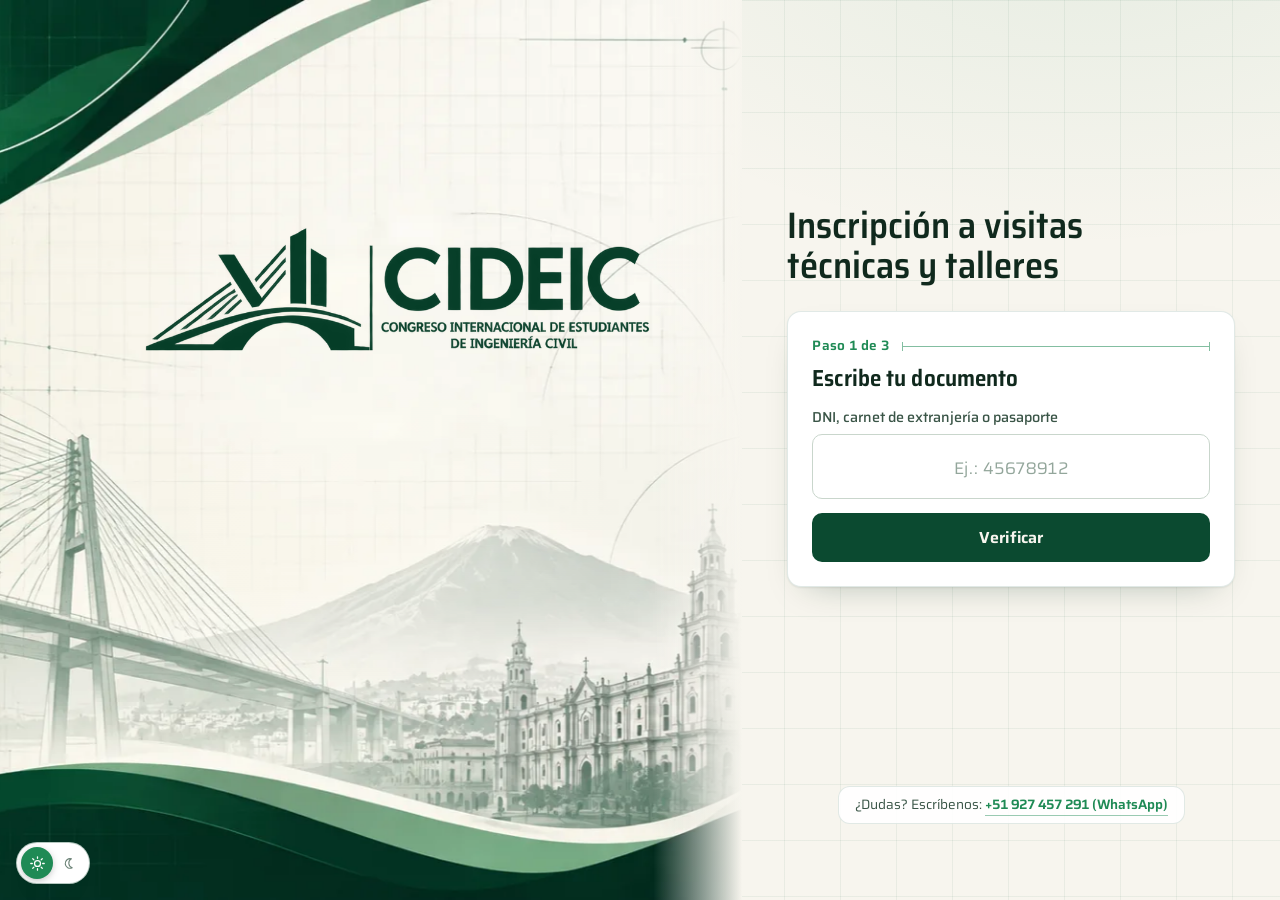
<file: docs/index.html>
<!DOCTYPE html>
<html lang="es" class="t-participante">
<head>
<meta charset="utf-8">
<meta name="viewport" content="width=device-width, initial-scale=1">
<title>Inscripción · visitas técnicas y talleres</title>
<link rel="stylesheet" href="base.css">
<script>(function(){var t=null;try{t=localStorage.getItem("cideic_tema")}catch(e){}if(t!=="claro"&&t!=="oscuro")t=window.matchMedia&&matchMedia("(prefers-color-scheme: light)").matches?"claro":"oscuro";document.documentElement.setAttribute("data-tema",t)})();</script>
<link rel="stylesheet" href="tema/fuentes/saira.css">
<link rel="stylesheet" href="tema/participante.css">
<script src="config.js"></script>
</head>
<body>
<!-- Tema CIDEIC · escena decorativa (no forma parte del contrato: se puede quitar sin romper nada) -->
<div class="escena" aria-hidden="true">
  <div class="cuadro">
    <div class="lienzo alto"><div class="capa c-cielo"><i class="v-oscuro"></i><i class="v-claro"></i></div></div>
    <div class="lienzo bajo"><div class="capa c-paisaje"><i class="v-oscuro"><b class="nitida"></b><b class="difusa"></b></i><i class="v-claro"><b class="nitida"></b><b class="difusa"></b></i><i class="aura"></i></div></div>
  </div>
  <div class="velo"></div>
  <div class="escena-logo"><div class="fila-logo v-oscuro"><img class="l-marca" alt="" src="tema/img/logo-marca-oscuro.webp"><img class="l-linea" alt="" src="tema/img/logo-linea-oscuro.webp"><img class="l-texto" alt="" src="tema/img/logo-texto-oscuro.webp"></div><div class="fila-logo v-claro"><img class="l-marca" alt="" src="tema/img/logo-marca-claro.webp"><img class="l-linea" alt="" src="tema/img/logo-linea-claro.webp"><img class="l-texto" alt="" src="tema/img/logo-texto-claro.webp"></div></div>
</div>
<button type="button" class="tema-btn" role="switch" aria-checked="true" aria-label="Modo oscuro" title="Cambiar entre modo claro y oscuro"><span class="tema-pista" aria-hidden="true"><span class="tema-perilla"></span><svg class="i-sol" viewBox="0 0 24 24" fill="none" stroke="currentColor" stroke-width="1.8" stroke-linecap="round" aria-hidden="true"><circle cx="12" cy="12" r="4.2"/><path d="M12 2.5v2.2M12 19.3v2.2M2.5 12h2.2M19.3 12h2.2M5.3 5.3l1.6 1.6M17.1 17.1l1.6 1.6M5.3 18.7l1.6-1.6M17.1 6.9l1.6-1.6"/></svg><svg class="i-luna" viewBox="0 0 24 24" fill="none" stroke="currentColor" stroke-width="1.8" stroke-linejoin="round" aria-hidden="true"><path d="M20 14.5A8 8 0 0 1 9.5 4a8 8 0 1 0 10.5 10.5Z"/></svg></span></button>
<script>document.body.classList.add('en-inicio');</script>
<!-- ═══════════════════════════════════════════════════════════════════════
     PÁGINA DEL PARTICIPANTE · contrato v5.5 (documentación, sección 13)
     Para tu diseño: cambia base.css, los textos visibles y el orden visual.
     CONSERVA: ids, atributos data-*, los tres <section data-pantalla> y el
     bloque <script>. La lista completa está en LEEME-DISENO.md.
     ═══════════════════════════════════════════════════════════════════════ -->
<div class="banner" id="banner" role="status" hidden></div>
<div class="demo-cinta" id="demo-cinta" data-demo hidden></div>

<header class="cabecera">
  <div class="contenido">
    <img class="marca v-oscuro" src="tema/img/cabecera-oscuro.webp" alt="CIDEIC · Congreso Internacional de Estudiantes de Ingeniería Civil" width="510" height="130"><img class="marca v-claro" src="tema/img/cabecera-claro.webp" alt="CIDEIC · Congreso Internacional de Estudiantes de Ingeniería Civil" width="510" height="130">
    <h1 id="evento">Congreso</h1>
    <p>Inscripción a visitas técnicas y talleres</p>
  </div>
</header>

<main class="contenido">
  <!-- Pantalla 1 · documento -->
  <section class="tarjeta" data-pantalla="1" aria-labelledby="t1">
    <div class="paso">Paso 1 de 3</div>
    <h2 id="t1">Escribe tu documento</h2>
    <form id="form-doc" novalidate>
      <label for="doc">DNI, carnet de extranjería o pasaporte</label>
      <input id="doc" name="doc" autocomplete="off" maxlength="20" placeholder="Ej.: 45678912" required>
      <button class="boton ancho-total" id="btn-verificar" type="submit">Verificar</button>
    </form>
    <div id="msg-1" aria-live="polite"></div>
  </section>

  <!-- Pantalla 2 · elección y datos -->
  <section class="tarjeta" data-pantalla="2" aria-labelledby="t2" hidden>
    <div class="paso">Paso 2 de 3</div>
    <h2 id="t2">Elige tus actividades</h2>
    <div id="msg-verif" aria-live="polite"></div>
    <div id="dias"></div>
    <form id="form-datos" novalidate>
      <h3 class="dia">Tus datos</h3>
      <div class="dos-col">
        <div><label for="nombres">Nombres</label><input id="nombres" autocomplete="given-name" maxlength="60" required></div>
        <div><label for="apellidos">Apellidos</label><input id="apellidos" autocomplete="family-name" maxlength="60" required></div>
      </div>
      <label for="correo">Correo institucional</label>
      <input id="correo" type="email" autocomplete="email" maxlength="100" placeholder="nombre.apellido@estudiante.ucsm.edu.pe" required>
      <label for="celular">Celular con WhatsApp</label>
      <div class="fila">
        <select id="pais" aria-label="Código de país">
          <option value="PE">🇵🇪 +51</option><option value="CL">🇨🇱 +56</option><option value="CO">🇨🇴 +57</option>
          <option value="EC">🇪🇨 +593</option><option value="BO">🇧🇴 +591</option><option value="AR">🇦🇷 +54</option>
          <option value="MX">🇲🇽 +52</option><option value="BR">🇧🇷 +55</option><option value="VE">🇻🇪 +58</option>
          <option value="PY">🇵🇾 +595</option><option value="UY">🇺🇾 +598</option><option value="ES">🇪🇸 +34</option><option value="US">🇺🇸 +1</option>
        </select>
        <input id="celular" inputmode="tel" autocomplete="tel-national" maxlength="20" placeholder="987654321" required>
      </div>
      <label class="casilla"><input type="checkbox" id="acepta"> <span>Leí el <button type="button" class="enlace" id="btn-aviso">aviso de privacidad</button> y acepto que la organización use mis datos para esta inscripción y me contacte por WhatsApp para coordinar mis actividades.</span></label>
      <div id="msg-2" aria-live="polite"></div>
      <button class="boton ancho-total" id="btn-confirmar" type="submit">Confirmar inscripción</button>
      <button class="boton secundario ancho-total" id="btn-volver" type="button">Cambiar documento</button>
    </form>
  </section>

  <!-- Pantalla 3 · confirmación, sin código. Sprint 6.4: también "Ya estás inscrito" al verificar un documento inscrito -->
  <section class="tarjeta" data-pantalla="3" aria-labelledby="titulo-3" hidden>
    <div class="paso" id="paso-3">Paso 3 de 3</div>
    <h2 id="titulo-3">¡Inscripción confirmada!</h2>
    <div class="mensaje" data-estilo="aviso" id="aviso-unica">Esta confirmación se muestra una sola vez: entra ahora a tus grupos o toma una captura de pantalla.</div>
    <dl class="comprobante" id="comprobante"></dl>
    <button class="boton secundario ancho-total" id="btn-imprimir" type="button">Guardar como PDF</button>
    <button class="boton secundario ancho-total" id="btn-inicio" type="button">Volver al inicio</button>
  </section>
</main>
<footer class="pie" id="pie"></footer>

<dialog id="dlg-aviso" aria-labelledby="dlg-aviso-t">
  <h3 id="dlg-aviso-t">Aviso de privacidad</h3>
  <div id="dlg-aviso-texto" class="aviso-texto"></div>
  <div class="botones" style="margin-top:12px"><button class="boton" id="dlg-aviso-ok" type="button">Entendido</button></div>
</dialog>

<script>
(() => {
  'use strict';
  const CFG = window.CIIC_CONFIG || {};
  const DEMO = String(CFG.MODO || '').toLowerCase() === 'demo';
  const API = String(CFG.API_URL || '').trim().replace(/\/+$/, '');
  const ANON = String(CFG.ANON_KEY || '').trim();
  const CABECERAS = Object.assign({ 'Content-Type': 'application/json', apikey: ANON }, /^eyJ/.test(ANON) ? { Authorization: 'Bearer ' + ANON } : {});
  const ESTILO = { ok: 'exito', registrado: 'exito', duplicado: 'aviso', cerrado: 'aviso', recargar: 'aviso', lleno: 'aviso', no_disponible: 'aviso', ocupado: 'aviso',
                   espera: 'aviso', sin_conexion: 'aviso', etapa_no_habilitada: 'info', visita_no_habilitada: 'info', info: 'info' };
  const $ = (id) => document.getElementById(id);
  const el = (tag, attrs, texto) => {      // todo con textContent: nunca innerHTML con datos de personas
    const e = document.createElement(tag);
    Object.entries(attrs || {}).forEach(([k, v]) => { if (v !== undefined && v !== null && v !== false) e.setAttribute(k, v === true ? '' : v); });
    if (texto != null) e.textContent = texto;
    return e;
  };
  const esperar = (ms) => new Promise((r) => setTimeout(r, ms));
  const uuid = () => (crypto.randomUUID ? crypto.randomUUID() : 'xxxxxxxx-xxxx-4xxx-yxxx-xxxxxxxxxxxx'.replace(/[xy]/g, (c) => {
    const r = Math.random() * 16 | 0; return (c === 'x' ? r : (r & 3 | 8)).toString(16); }));

  // Identificador del dispositivo (límite de intentos, R-25)
  const DISPOSITIVO = (() => {
    try { let d = localStorage.getItem('ciic_dispositivo'); if (!d) { d = uuid(); localStorage.setItem('ciic_dispositivo', d); } return d; } catch (e) { return uuid(); }
  })();

  // ── Llamada a la API · R-28 y retroceso: "ocupado" se reintenta rápido; sin red, espera creciente con azar ──
  async function api(datos, paciente, alEsperar) {
    const inicio = Date.now();
    for (let i = 1; ; i++) {
      if (!navigator.onLine) return { ok: false, tipo: 'sin_conexion', mensaje: 'Sin conexión: no se ha enviado nada. Revisa tu internet; la página se actualiza sola al volver.' };
      let r = null, red = false;
      try {
        if (DEMO) r = await window.CIIC_DEMO.api(datos, { dispositivo: DISPOSITIVO, red: 'demo' });
        else {
          const h = await fetch(API + '/rest/v1/rpc/api', { method: 'POST', headers: CABECERAS, body: JSON.stringify({ p: datos }) });
          const j = await h.json().catch(() => null);
          if (j && typeof j === 'object' && ('tipo' in j || 'ok' in j)) r = j; else red = true;
        }
      } catch (e) { red = true; }
      if (r && r.tipo !== 'ocupado') return r;
      if (!paciente && i >= 4) break;
      if (Date.now() - inicio > 180000) break;
      if (i >= 2 && alEsperar) alEsperar();
      const espera = red ? Math.min(8000, 500 * 2 ** (i - 1)) : 500 + Math.random() * 1500;
      await esperar(espera * (0.75 + Math.random() * 0.5));
    }
    return { ok: false, tipo: 'sin_conexion', mensaje: 'No pudimos conectarnos con el sistema. Revisa tu internet e inténtalo otra vez.' };
  }

  // ── Estado de la página ──
  let estado = null, verif = null, actividades = [], sel = [], cuenta = null, finCuenta = 0, tRefresco = null, simOffline = false;
  function pantalla(n) { document.querySelectorAll('[data-pantalla]').forEach((s) => { s.hidden = s.dataset.pantalla !== String(n); }); window.scrollTo({ top: 0 }); }
  const pantallaActual = () => +document.querySelector('[data-pantalla]:not([hidden])').dataset.pantalla;
  function mensaje(caja, r) {
    caja.textContent = '';
    if (!r) return;
    const texto = (r.mensaje || '') + (r.incidencia ? ' (Incidencia ' + r.incidencia + ')' : '');
    caja.appendChild(el('div', { class: 'mensaje', 'data-tipo': r.tipo, 'data-estilo': ESTILO[r.tipo] || 'error', role: ESTILO[r.tipo] === 'exito' ? 'status' : 'alert' }, texto));
  }
  const ocupado = (b, si, t) => { b.disabled = si; if (t) b.textContent = t; };

  // ── Franja: cuenta regresiva (R-27) o sin conexión ──
  function pintarBanner() {
    const b = $('banner');
    if (!navigator.onLine || simOffline) { b.hidden = false; b.dataset.tipo = 'sin_conexion'; b.textContent = 'Sin conexión · la página se actualizará cuando vuelva internet'; return; }
    if (estado && estado.abierto && cuenta != null) {
      const s = Math.max(0, Math.ceil((finCuenta - Date.now()) / 1000));
      b.hidden = false; b.dataset.tipo = 'aviso';
      b.textContent = 'Las inscripciones se cierran en ' + Math.floor(s / 60) + ':' + String(s % 60).padStart(2, '0') + '. Confirma tu elección antes.';
      if (s === 0) { cuenta = null; refrescar(); }
      return;
    }
    b.hidden = true;
  }
  setInterval(pintarBanner, 1000);

  // ── Refresco (R-28): cada "refresco" s, al volver la conexión y al volver a la pestaña; una sola llamada (D3) ──
  async function refrescar() {
    clearTimeout(tRefresco);
    if (navigator.onLine) {
      const p = pantallaActual();
      const e = await api({ action: 'estado', conActividades: p === 2 });
      if (e.tipo === 'estado') {
        estado = e; cuenta = e.cierraEn; finCuenta = Date.now() + (e.cierraEn || 0) * 1000;
        if (p === 2 && verif) {
          if (!e.abierto) volverAlInicio({ tipo: 'cerrado', mensaje: 'Las inscripciones se cerraron antes de que confirmaras. Tu elección no se guardó. Esta página se actualiza sola cuando vuelvan a abrir.' });
          else if (e.ronda !== verif.ronda) volverAlInicio({ tipo: 'recargar', mensaje: 'El sistema se actualizó mientras elegías. Vuelve a verificar tu documento.' }, verif.doc);
          else {
            const puede = e.etapasVisita.includes(verif.etapa);
            if (puede !== verif.puedeVisita) { verif.puedeVisita = puede; mensaje($('msg-verif'), { tipo: 'info', mensaje: puede ? 'Ahora tu etapa también puede elegir visitas técnicas.' : 'Tu etapa se inscribe en 2 talleres.' }); }
            if (e.actividades) { actividades = e.actividades; limpiarSeleccion(); pintarActividades(); }
          }
        } else if (p === 1) {
          const m = $('msg-1').firstChild;
          if (!e.abierto && (!m || m.dataset.tipo !== 'cerrado')) mensaje($('msg-1'), { tipo: 'cerrado', mensaje: 'Las inscripciones están cerradas en este momento. Esta página se actualiza sola cuando abran.' });
          if (e.abierto && m && m.dataset.tipo === 'cerrado') mensaje($('msg-1'), null);
        }
      }
    }
    pintarBanner();
    if (!document.hidden) tRefresco = setTimeout(refrescar, ((estado && estado.refresco) || 20) * 1000 * (0.75 + Math.random() * 0.5));
  }
  window.addEventListener('online', refrescar);
  window.addEventListener('offline', pintarBanner);
  document.addEventListener('visibilitychange', () => { if (!document.hidden) refrescar(); });

  function volverAlInicio(r, doc) { verif = null; sel = []; actividades = []; pantalla(1); $('doc').value = doc || ''; mensaje($('msg-1'), r); }

  // ── Pantalla 1 ──
  const limpiarDoc = (v) => String(v || '').toUpperCase().replace(/[\s.\-]/g, '');
  $('form-doc').addEventListener('submit', async (ev) => {
    ev.preventDefault();
    const doc = $('doc').value;
    if (!/^[A-Z0-9]{6,12}$/.test(limpiarDoc(doc)) || !/\d/.test(doc)) {      // se valida aquí para no gastar intentos
      return mensaje($('msg-1'), { tipo: 'formato', mensaje: 'Revisa el número: escribe tu DNI de 8 dígitos, o tu carnet de extranjería o pasaporte, sin espacios.' });
    }
    ocupado($('btn-verificar'), true, 'Verificando…');
    const r = await api({ action: 'verificar', dni: doc, dispositivo: DISPOSITIVO }, true,
      () => mensaje($('msg-1'), { tipo: 'espera', mensaje: 'Estás en la fila: hay mucha demanda. Seguimos intentando; no recargues la página.' }));
    ocupado($('btn-verificar'), false, 'Verificar');
    if (r.tipo === 'ok') {
      verif = r; actividades = r.actividades || []; sel = [];
      mensaje($('msg-1'), null); mensaje($('msg-verif'), r); mensaje($('msg-2'), null);
      pintarActividades(); pantalla(2);
    } else if (r.tipo === 'duplicado' && Array.isArray(r.actividades)) {
      mensaje($('msg-1'), null); yaInscrito(r);      // Sprint 6.4: sus grupos, sin código ni datos personales (R-31)
    } else {
      mensaje($('msg-1'), r);      // "duplicado" sin actividades (base anterior): solo el aviso
      if (r.tipo === 'demasiados_intentos') { $('btn-verificar').disabled = true; setTimeout(() => { $('btn-verificar').disabled = false; }, (r.esperaMinutos || 10) * 60000); }
    }
  });

  // ── Pantalla 2 ──
  const dia = (f) => { const m = /^(\d{2})\/(\d{2})\/(\d{4})$/.exec(f); return m ? new Date(+m[3], +m[2] - 1, +m[1]).toLocaleDateString('es-PE', { weekday: 'long', day: 'numeric', month: 'long' }) : f; };
  const clave = (f) => f.slice(6) + f.slice(3, 5) + f.slice(0, 2);
  const act = (id) => actividades.find((a) => a.id === id);
  function motivoBloqueo(a) {      // la página anticipa; la base vuelve a revisar al confirmar
    if (sel.includes(a.id)) return '';
    if (a.lleno) return 'Llena';
    if (a.tipo === 'VISITA' && !verif.puedeVisita) return 'Solo ' + ((estado && estado.etapasVisita) || [1]).map((e) => 'Etapa ' + e).join(' y ');
    const otra = sel.map(act).find(Boolean);
    if (otra && (a.cruzaCon || []).includes(otra.id)) return 'Se cruza con ' + otra.id;
    return '';
  }
  const limpiarSeleccion = () => { sel = sel.filter((id) => { const a = act(id); return a && !a.lleno; }); };
  function pintarActividades() {
    const cont = $('dias'); cont.textContent = '';
    const mismoDia = estado && estado.mismoDia;
    $('t2').textContent = mismoDia ? 'Elige 2 actividades' : 'Elige una actividad por día';
    if (mismoDia) cont.appendChild(el('div', { class: 'mensaje', 'data-estilo': 'info' }, 'Puedes elegir las dos el mismo día si sus horarios no se cruzan.'));
    [...new Set(actividades.map((a) => a.fecha))].sort((x, y) => clave(x).localeCompare(clave(y))).forEach((f) => {
      cont.appendChild(el('h3', { class: 'dia' }, dia(f)));
      actividades.filter((a) => a.fecha === f).forEach((a) => {
        const bloqueo = motivoBloqueo(a);
        const b = el('button', { type: 'button', class: 'opcion', 'data-actividad': a.id, 'data-tipo-actividad': a.tipo, 'aria-pressed': String(sel.includes(a.id)), disabled: !!bloqueo });
        b.appendChild(el('span', { class: 'etiqueta', 'data-tipo': a.tipo }, a.tipo === 'VISITA' ? 'Visita' : 'Taller'));
        const n = el('span', { class: 'nombre' }, a.nombre);
        n.appendChild(el('span', { class: 'detalle' }, a.inicio + '–' + a.fin + ' · ' + a.lugar));
        if (a.descripcion) n.appendChild(el('span', { class: 'detalle' }, a.descripcion));
        b.appendChild(n);
        b.appendChild(el('span', { class: 'quedan' }, bloqueo || 'quedan ' + a.disponibles));
        b.addEventListener('click', () => elegir(a.id));
        cont.appendChild(b);
      });
    });
  }
  function elegir(id) {
    const a = act(id); let aviso = null;
    if (sel.includes(id)) sel = sel.filter((x) => x !== id);
    else {
      if (a.tipo === 'VISITA') { const v = sel.find((x) => act(x) && act(x).tipo === 'VISITA'); if (v) { sel = sel.filter((x) => x !== v); aviso = 'Solo una visita técnica: quitamos ' + act(v).nombre + '.'; } }
      if (!(estado && estado.mismoDia)) sel = sel.filter((x) => act(x) && act(x).fecha !== a.fecha);
      if (sel.length >= 2) aviso = 'Ya elegiste 2: quita una para cambiarla.'; else sel.push(id);
    }
    pintarActividades();
    mensaje($('msg-2'), aviso ? { tipo: 'info', mensaje: aviso } : null);
  }
  $('btn-volver').addEventListener('click', () => volverAlInicio(null));
  $('btn-aviso').addEventListener('click', () => { $('dlg-aviso').showModal(); });
  $('dlg-aviso-ok').addEventListener('click', () => $('dlg-aviso').close());

  let solicitud = null, firma = '';      // R-32: una solicitud por intento; se reusa al reintentar lo mismo
  $('form-datos').addEventListener('submit', async (ev) => {
    ev.preventDefault();
    const datos = { nombres: $('nombres').value.trim(), apellidos: $('apellidos').value.trim(), correo: $('correo').value.trim(), pais: $('pais').value, celular: $('celular').value };
    const cel = datos.celular.replace(/\D/g, '');
    if (sel.length !== 2) return mensaje($('msg-2'), { tipo: 'combinacion_invalida', mensaje: 'Elige 2 actividades.' });
    if (datos.nombres.length < 2) return mensaje($('msg-2'), { tipo: 'datos_invalidos', mensaje: 'Escribe tus nombres.' });
    if (datos.apellidos.length < 2) return mensaje($('msg-2'), { tipo: 'datos_invalidos', mensaje: 'Escribe tus apellidos.' });
    if (!/^[^\s@]+@[^\s@]+\.[^\s@]{2,}$/.test(datos.correo)) return mensaje($('msg-2'), { tipo: 'datos_invalidos', mensaje: 'Escribe tu correo electrónico.' });
    if (datos.pais === 'PE' ? !/^9\d{8}$/.test(cel.replace(/^51(?=9\d{8}$)/, '')) : !/^\d{6,14}$/.test(cel))
      return mensaje($('msg-2'), { tipo: 'celular_invalido', mensaje: datos.pais === 'PE' ? 'Revisa tu celular: en Perú son 9 dígitos y empiezan con 9.' : 'Revisa tu celular: entre 6 y 14 dígitos, sin el código de país.' });
    if (!$('acepta').checked) return mensaje($('msg-2'), { tipo: 'sin_consentimiento', mensaje: 'Para inscribirte necesitamos que aceptes el aviso de privacidad y el contacto por WhatsApp.' });
    const p = Object.assign({ action: 'registrar', dni: verif.doc, aceptaPrivacidad: true, aceptaWhatsapp: true, actividades: sel.slice(), ronda: verif.ronda, dispositivo: DISPOSITIVO }, datos);
    const f = JSON.stringify(p);
    if (f !== firma) { firma = f; solicitud = uuid(); }
    p.solicitud = solicitud;
    ocupado($('btn-confirmar'), true, 'Confirmando…');
    const r = await api(p, true, () => mensaje($('msg-2'), { tipo: 'espera', mensaje: 'Estás en la fila: hay mucha demanda. Seguimos intentando; no recargues ni cierres la página.' }));
    ocupado($('btn-confirmar'), false, 'Confirmar inscripción');
    if (r.tipo === 'registrado') { firma = ''; return confirmacion(r); }
    if (r.tipo === 'duplicado') {      // Sprint 6.4: registrar responde solo el aviso; se vuelve a verificar para mostrar sus grupos
      const d = verif && verif.doc; volverAlInicio(r, d);
      if (d) $('form-doc').requestSubmit();
      return;
    }
    if (r.tipo === 'cerrado') return volverAlInicio(r);
    if (r.tipo === 'recargar') return volverAlInicio(r, verif.doc);
    if (r.tipo === 'solicitud_repetida') firma = '';
    if (r.actividades) actividades = r.actividades;
    if (r.tipo === 'lleno' && r.actividadId) sel = sel.filter((x) => x !== r.actividadId);
    if (r.tipo === 'visita_no_habilitada') sel = sel.filter((x) => act(x) && act(x).tipo !== 'VISITA');
    limpiarSeleccion(); pintarActividades();
    mensaje($('msg-2'), r);
  });

  // ── Pantalla 3 · confirmación (R-31: sin código). Sprint 6.4: la misma pantalla en modo consulta, "Ya estás inscrito" ──
  function pintarComprobante(r, consulta) {
    $('paso-3').textContent = consulta ? 'Consulta' : 'Paso 3 de 3';
    $('titulo-3').textContent = consulta ? 'Ya estás inscrito. Estos son tus grupos' : '¡Inscripción confirmada!';
    const av = $('aviso-unica');
    av.dataset.estilo = consulta ? 'info' : 'aviso';
    av.textContent = consulta ? 'Puedes volver a consultar tus grupos cuando quieras: entra a esta página y escribe tu documento.'
      : 'Esta confirmación se muestra una sola vez: entra ahora a tus grupos o toma una captura de pantalla.';
    const dl = $('comprobante'); dl.textContent = '';
    dl.dataset.modo = consulta ? 'consulta' : 'confirmacion';
    const fila = (t, nodo) => { dl.appendChild(el('dt', {}, t)); dl.appendChild(nodo); };
    fila('Documento', el('dd', {}, r.doc));
    fila('Etapa', el('dd', {}, 'Etapa ' + r.etapa));
    (r.actividades || []).forEach((a) => {
      const dd = el('dd', { 'data-actividad': a.id }, (a.tipo === 'VISITA' ? 'Visita · ' : a.tipo === 'TALLER' ? 'Taller · ' : '') + a.nombre);
      if (a.inicio || a.lugar) dd.appendChild(el('small', {}, [a.inicio && a.fin ? a.inicio + '–' + a.fin : '', a.lugar].filter(Boolean).join(' · ')));
      if (a.descripcion) dd.appendChild(el('small', {}, a.descripcion));
      if (a.grupoModo === 'MANUAL') dd.appendChild(el('small', { 'data-grupo': 'manual' }, consulta
        ? 'La organización te agregará al grupo de WhatsApp con el número que registraste. Si no es correcto, escríbenos.'
        : 'La organización te agregará al grupo de WhatsApp con tu número ' + r.celular + '. Si no es correcto, escríbenos.'));
      else if (a.grupo) {
        dd.appendChild(el('a', { class: 'boton whatsapp chico', href: a.grupo, target: '_blank', rel: 'noopener', 'data-grupo': 'enlace' }, 'Unirme al grupo ' + (a.tipo === 'VISITA' ? 'de la visita' : 'del taller')));
        dd.appendChild(el('small', {}, 'Un administrador aprobará tu ingreso.'));
      } else dd.appendChild(el('small', { 'data-grupo': 'pendiente' }, 'Aún no hay grupo: te escribiremos por WhatsApp.'));
      fila(a.fecha ? dia(a.fecha) : 'Actividad', dd);
    });
    verif = null; sel = [];
    pantalla(3);
  }
  const confirmacion = (r) => pintarComprobante(r, false);
  const yaInscrito = (r) => pintarComprobante(r, true);
  $('btn-imprimir').addEventListener('click', () => window.print());
  $('btn-inicio').addEventListener('click', () => volverAlInicio(null));

  // ── Modo demo: cinta con documentos de prueba (data-demo: no es parte del diseño) ──
  function cintaDemo() {
    const c = $('demo-cinta'); c.hidden = false;
    c.appendChild(el('b', {}, 'MODO DEMO · datos de prueba '));
    window.CIIC_DEMO.documentosDePrueba.forEach((d) => {
      const b = el('button', { type: 'button', title: d.caso }, d.doc);
      b.addEventListener('click', () => { if (pantallaActual() !== 1) volverAlInicio(null); $('doc').value = d.doc; $('doc').focus(); mensaje($('msg-1'), { tipo: 'info', mensaje: 'Prueba: ' + d.caso }); });
      c.appendChild(b);
    });
    const sel = el('select', { 'aria-label': 'Ver estado' });
    [['', 'Ver estado…'], ['espera', 'Fila de espera'], ['sin_conexion', 'Sin conexión'], ['cuenta', 'Cuenta regresiva'], ['cerrado', 'Cerrado'],
     ['intentos', 'Demasiados intentos'], ['error', 'Error del sistema'], ['p2', 'Pantalla 2 · elegir'], ['p3', 'Pantalla 3 · confirmación'], ['p3c', 'Pantalla 3 · ya inscrito'], ['reset', 'Restablecer']]
      .forEach(([v, t]) => sel.appendChild(el('option', { value: v }, t)));
    sel.addEventListener('change', () => { simular(sel.value); sel.value = ''; });
    c.appendChild(sel);
    const r = el('button', { type: 'button' }, '↺ Reiniciar datos');
    r.addEventListener('click', () => { window.CIIC_DEMO.reiniciar(); volverAlInicio({ tipo: 'info', mensaje: 'Datos de prueba reiniciados.' }); refrescar(); });
    c.appendChild(r);
    c.appendChild(el('a', { href: 'panel.html', target: '_blank' }, 'Abrir el panel ↗'));
  }
  // Fuerza estados visuales para diseñarlos (solo modo demo)
  async function simular(cual) {
    simOffline = false; cuenta = null;
    if (cual === 'reset' || cual === 'cerrado' || cual === 'intentos' || cual === 'error' || cual === 'espera') volverAlInicio(null);
    if (cual === 'espera') { mensaje($('msg-1'), { tipo: 'espera', mensaje: 'Estás en la fila: hay mucha demanda. Seguimos intentando; no recargues la página.' }); ocupado($('btn-verificar'), true, 'Verificando…'); setTimeout(() => ocupado($('btn-verificar'), false, 'Verificar'), 8000); }
    if (cual === 'sin_conexion') { simOffline = true; mensaje($('msg-1'), { tipo: 'sin_conexion', mensaje: 'Sin conexión: no se ha enviado nada. Revisa tu internet; la página se actualiza sola al volver.' }); }
    if (cual === 'cuenta') { cuenta = 90; finCuenta = Date.now() + 90000; }
    if (cual === 'cerrado') mensaje($('msg-1'), { tipo: 'cerrado', mensaje: 'Las inscripciones están cerradas en este momento. Esta página se actualiza sola cuando abran.' });
    if (cual === 'intentos') mensaje($('msg-1'), { tipo: 'demasiados_intentos', mensaje: 'Hiciste 4 intentos con documentos que no encontramos. Espera 10 minutos o escríbenos para ayudarte.' });
    if (cual === 'error') mensaje($('msg-1'), { tipo: 'error_servidor', mensaje: 'Ocurrió un error en el sistema. Intenta de nuevo en unos segundos.', incidencia: 'INC-0007' });
    if (cual === 'p2') { volverAlInicio(null); $('doc').value = '04567812'; $('form-doc').requestSubmit(); }
    if (cual === 'p3' || cual === 'p3c') {
      const e = await api({ action: 'estado', conActividades: true }); const acts = e.actividades || [];
      const muestra = (id, extra) => Object.assign({}, acts.find((a) => a.id === id) || acts[0], extra);
      const lista = [muestra('VIS01', { grupoModo: 'ENLACE', grupo: 'https://chat.whatsapp.com/PRUEBA' }), muestra('TAL10', { grupoModo: 'ENLACE', grupo: '' }), muestra('VIS11', { grupoModo: 'MANUAL', grupo: null })];
      if (cual === 'p3') confirmacion({ doc: '04567812', etapa: 1, celular: '+51987654321', actividades: lista });
      else yaInscrito({ doc: '04567812', etapa: 1, actividades: lista.map((a) => Object.assign({}, a, { descripcion: undefined })) });
    }
    pintarBanner();
  }
  const cargarScript = (src) => new Promise((ok, mal) => { const s = document.createElement('script'); s.src = src; s.onload = ok; s.onerror = mal; document.head.appendChild(s); });

  // ── Inicio ──
  (async () => {
    if (CFG.NOMBRE_EVENTO) { $('evento').textContent = CFG.NOMBRE_EVENTO; document.title = 'Inscripción · ' + CFG.NOMBRE_EVENTO; }
    $('pie').textContent = CFG.CONTACTO ? '¿Dudas? Escríbenos: ' + CFG.CONTACTO : (CFG.NOMBRE_EVENTO || '');
    $('dlg-aviso-texto').textContent = CFG.AVISO_PRIVACIDAD || 'Falta el aviso de privacidad en config.js.';
    if (DEMO) {
      try { if (!window.CIIC_DEMO) { await cargarScript('demo/datos-demo.js'); await cargarScript('demo/demo-api.js'); } cintaDemo(); }
      catch (e) { return mensaje($('msg-1'), { tipo: 'config', mensaje: 'No se pudo cargar el modo demo (carpeta demo/).' }); }
    } else if (!/^https?:\/\//.test(API) || !ANON || /PEGA_AQUI/.test(API + ANON)) {
      $('btn-verificar').disabled = true;
      return mensaje($('msg-1'), { tipo: 'config', mensaje: 'Falta configurar el sistema: pega API_URL y ANON_KEY en config.js, o usa MODO: "demo".' });
    }
    refrescar();
  })();
})();
</script>
<script src="tema/participante.js"></script>
</body>
</html>
</file>
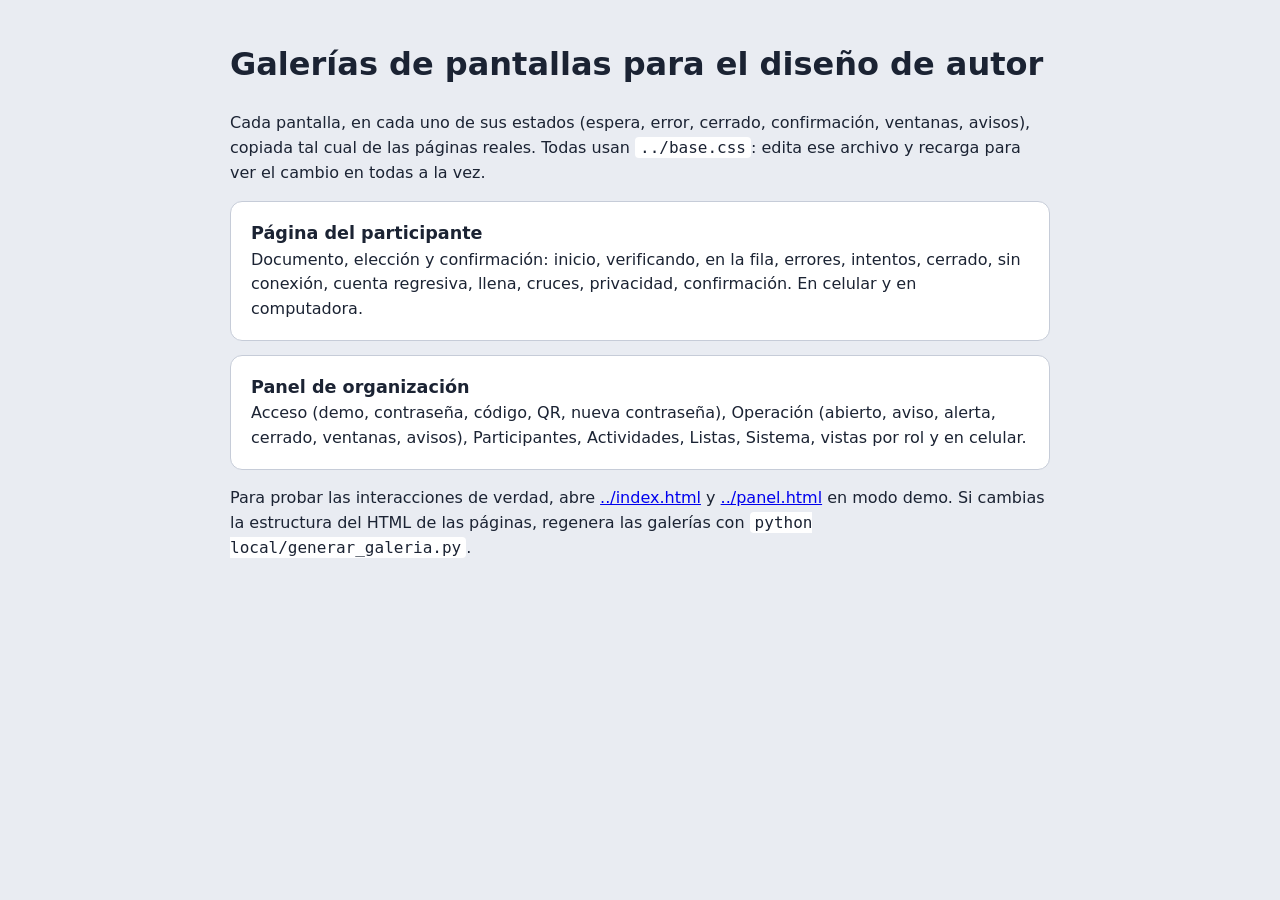
<file: docs/diseno/index.html>
<!DOCTYPE html>
<html lang="es"><head><meta charset="utf-8"><meta name="viewport" content="width=device-width, initial-scale=1"><title>Diseño · galerías de pantallas</title>
<style>body{margin:0;font:16px/1.55 system-ui,-apple-system,"Segoe UI",Roboto,sans-serif;background:#e9ecf2;color:#1b2333}main{max-width:820px;margin:40px auto;padding:0 20px}
a.t{display:block;background:#fff;border:1px solid #c6ccd8;border-radius:12px;padding:18px 20px;margin:14px 0;color:inherit;text-decoration:none}a.t:hover{border-color:#1f4fbf}a.t b{font-size:1.1rem}
code{background:#fff;padding:1px 5px;border-radius:4px}</style></head><body><main>
<h1>Galerías de pantallas para el diseño de autor</h1>
<p>Cada pantalla, en cada uno de sus estados (espera, error, cerrado, confirmación, ventanas, avisos), copiada tal cual de las páginas reales. Todas usan <code>../base.css</code>: edita ese archivo y recarga para ver el cambio en todas a la vez.</p>
<a class="t" href="pantallas-participante.html"><b>Página del participante</b><br>Documento, elección y confirmación: inicio, verificando, en la fila, errores, intentos, cerrado, sin conexión, cuenta regresiva, llena, cruces, privacidad, confirmación. En celular y en computadora.</a>
<a class="t" href="pantallas-panel.html"><b>Panel de organización</b><br>Acceso (demo, contraseña, código, QR, nueva contraseña), Operación (abierto, aviso, alerta, cerrado, ventanas, avisos), Participantes, Actividades, Listas, Sistema, vistas por rol y en celular.</a>
<p>Para probar las interacciones de verdad, abre <a href="../index.html">../index.html</a> y <a href="../panel.html">../panel.html</a> en modo demo. Si cambias la estructura del HTML de las páginas, regenera las galerías con <code>python local/generar_galeria.py</code>.</p>
</main></body></html>
</file>
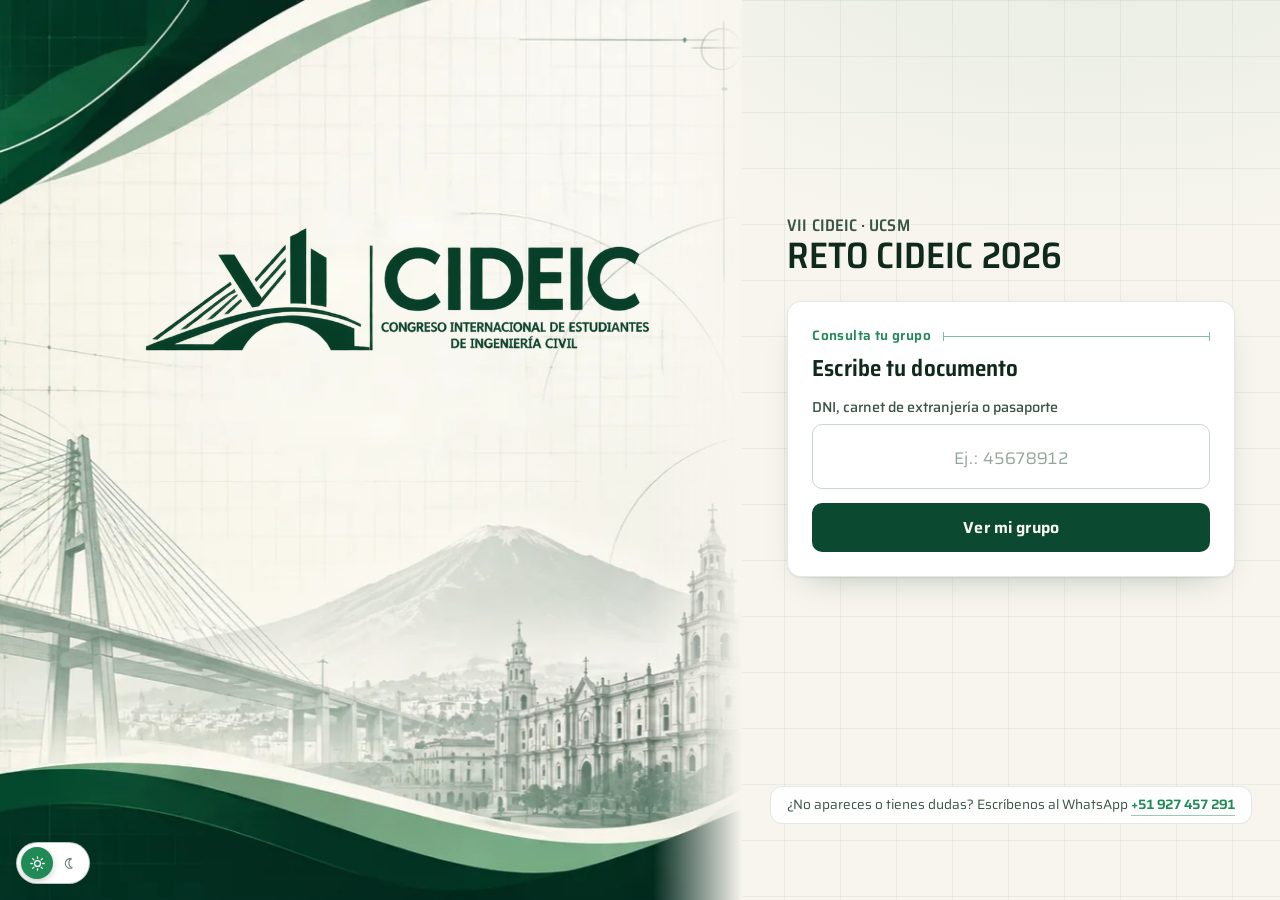
<file: docs/reto/index.html>
<!DOCTYPE html>
<html lang="es" class="t-participante">
<head>
<meta charset="utf-8">
<meta name="viewport" content="width=device-width, initial-scale=1">
<meta name="robots" content="noindex, nofollow">
<title>RETO CIDEIC 2026 · Consulta tu grupo</title>
<link rel="stylesheet" href="../base.css">
<script>(function(){var t=null;try{t=localStorage.getItem("cideic_tema")}catch(e){}if(t!=="claro"&&t!=="oscuro")t=window.matchMedia&&matchMedia("(prefers-color-scheme: light)").matches?"claro":"oscuro";document.documentElement.setAttribute("data-tema",t)})();</script>
<link rel="stylesheet" href="../tema/fuentes/saira.css">
<link rel="stylesheet" href="../tema/participante.css">
<style>
  /* Solo para el Reto: el número de grupo y el bloque del coach, con los colores del tema */
  .reto-grupo { text-align: center; padding: 6px 0 18px; border-bottom: 1px solid var(--linea); margin-bottom: 16px; }
  .reto-grupo span { display: block; color: var(--tinta-3); font-size: .85rem; letter-spacing: .08em; text-transform: uppercase; }
  .reto-grupo strong { display: block; font-size: clamp(4.5rem, 18vw, 6rem); line-height: 1; font-weight: 700; font-stretch: 87.5%; color: var(--menta); margin: 4px 0; }
  .reto-grupo em { font-style: normal; color: var(--tinta-2); }
  .reto-coach { text-align: center; margin-bottom: 18px; }
  .reto-coach span { display: block; color: var(--tinta-3); font-size: .85rem; letter-spacing: .08em; text-transform: uppercase; }
  .reto-coach strong { font-size: 1.35rem; color: var(--tinta); }
  .reto-nota { text-align: center; color: var(--tinta-2); font-size: .9rem; margin: 8px 0 14px; }
  a.boton { text-decoration: none; display: block; text-align: center; }
</style>
</head>
<body>
<script>document.body.classList.add('en-inicio');</script>
<!-- Tema CIDEIC · escena decorativa (la misma del sistema de inscripciones) -->
<div class="escena" aria-hidden="true">
  <div class="cuadro">
    <div class="lienzo alto"><div class="capa c-cielo"><i class="v-oscuro"></i><i class="v-claro"></i></div></div>
    <div class="lienzo bajo"><div class="capa c-paisaje"><i class="v-oscuro"><b class="nitida"></b><b class="difusa"></b></i><i class="v-claro"><b class="nitida"></b><b class="difusa"></b></i><i class="aura"></i></div></div>
  </div>
  <div class="velo"></div>
  <div class="escena-logo"><div class="fila-logo v-oscuro"><img class="l-marca" alt="" src="../tema/img/logo-marca-oscuro.webp"><img class="l-linea" alt="" src="../tema/img/logo-linea-oscuro.webp"><img class="l-texto" alt="" src="../tema/img/logo-texto-oscuro.webp"></div><div class="fila-logo v-claro"><img class="l-marca" alt="" src="../tema/img/logo-marca-claro.webp"><img class="l-linea" alt="" src="../tema/img/logo-linea-claro.webp"><img class="l-texto" alt="" src="../tema/img/logo-texto-claro.webp"></div></div>
</div>
<button type="button" class="tema-btn" role="switch" aria-checked="true" aria-label="Modo oscuro" title="Cambiar entre modo claro y oscuro"><span class="tema-pista" aria-hidden="true"><span class="tema-perilla"></span><svg class="i-sol" viewBox="0 0 24 24" fill="none" stroke="currentColor" stroke-width="1.8" stroke-linecap="round" aria-hidden="true"><circle cx="12" cy="12" r="4.2"/><path d="M12 2.5v2.2M12 19.3v2.2M2.5 12h2.2M19.3 12h2.2M5.3 5.3l1.6 1.6M17.1 17.1l1.6 1.6M5.3 18.7l1.6-1.6M17.1 6.9l1.6-1.6"/></svg><svg class="i-luna" viewBox="0 0 24 24" fill="none" stroke="currentColor" stroke-width="1.8" stroke-linejoin="round" aria-hidden="true"><path d="M20 14.5A8 8 0 0 1 9.5 4a8 8 0 1 0 10.5 10.5Z"/></svg></span></button>

<header class="cabecera">
  <div class="contenido">
    <img class="marca v-oscuro" src="../tema/img/cabecera-oscuro.webp" alt="CIDEIC · Congreso Internacional de Estudiantes de Ingeniería Civil" width="510" height="130"><img class="marca v-claro" src="../tema/img/cabecera-claro.webp" alt="CIDEIC · Congreso Internacional de Estudiantes de Ingeniería Civil" width="510" height="130">
    <h1>VII CIDEIC · UCSM</h1>
    <p>RETO CIDEIC 2026</p>
  </div>
</header>

<main class="contenido">
  <!-- Pantalla 1 · consulta -->
  <section class="tarjeta" data-pantalla="1" id="consulta" aria-labelledby="t1">
    <div class="paso">Consulta tu grupo</div>
    <h2 id="t1">Escribe tu documento</h2>
    <form id="f" autocomplete="off" novalidate>
      <label for="doc">DNI, carnet de extranjería o pasaporte</label>
      <input id="doc" maxlength="20" placeholder="Ej.: 45678912" required>
      <button class="boton ancho-total" id="btn" type="submit">Ver mi grupo</button>
    </form>
    <div id="msg" role="status" aria-live="polite"></div>
  </section>

  <!-- Pantalla 2 · tu grupo -->
  <section class="tarjeta" data-pantalla="2" id="resultado" aria-labelledby="t2" hidden>
    <div class="paso">RETO CIDEIC 2026</div>
    <h2 id="t2">¡Ya tienes equipo!</h2>
    <div class="reto-grupo"><span>Perteneces al grupo</span><strong id="r-num">–</strong><em id="r-de">de 16</em></div>
    <div class="reto-coach"><span>Tu coach</span><strong id="r-coach">–</strong></div>
    <a class="boton whatsapp ancho-total" id="r-wa" href="#" target="_blank" rel="noopener">Unirme al grupo de WhatsApp</a>
    <p class="reto-nota">Tu coach aprobará tu ingreso al grupo.</p>
    <button class="boton secundario ancho-total" id="otra" type="button">Consultar otro documento</button>
  </section>
</main>
<footer class="pie" id="pie">¿No apareces o tienes dudas? Escríbenos al WhatsApp <a href="https://wa.me/51927457291" target="_blank" rel="noopener">+51 927 457 291</a></footer>

<script>
(() => {
  const $ = (id) => document.getElementById(id);
  const b64 = (s) => Uint8Array.from(atob(s), (c) => c.charCodeAt(0));
  const hex = (u8) => Array.from(u8, (b) => b.toString(16).padStart(2, '0')).join('');
  let datos = null;

  const normalizar = (s) => {
    let d = (s || '').replace(/[\s.\-]/g, '').toUpperCase();
    if (/^\d+$/.test(d) && d.length < 8) d = d.padStart(8, '0');
    return d;
  };
  const valido = (d) => /^[A-Z0-9]{6,12}$/.test(d) && /\d/.test(d);
  const msg = (t, estilo) => { const m = $('msg'); m.textContent = t || ''; m.className = t ? 'mensaje' : ''; if (t) m.dataset.estilo = estilo || 'info'; else delete m.dataset.estilo; };

  // Los datos se descargan apenas abre la página (no al primer clic). Si la descarga falla, se reintenta al consultar.
  function cargar() {
    if (!datos) datos = fetch('datos.json', { cache: 'no-cache' })
      .then((r) => { if (!r.ok) throw new Error('datos'); return r.json(); })
      .catch((e) => { datos = null; throw e; });
    return datos;
  }
  cargar().catch(() => {});

  async function consultar(doc) {
    const d = await cargar();
    const base = await crypto.subtle.importKey('raw', new TextEncoder().encode(doc), 'PBKDF2', false, ['deriveBits']);
    const bits = new Uint8Array(await crypto.subtle.deriveBits(
      { name: 'PBKDF2', hash: 'SHA-256', salt: b64(d.sal), iterations: d.iter }, base, 512));
    const entrada = d.e[hex(bits.slice(0, 16))];
    if (!entrada) return null;
    const raw = b64(entrada);
    const llave = await crypto.subtle.importKey('raw', bits.slice(32, 64), 'AES-GCM', false, ['decrypt']);
    const plano = await crypto.subtle.decrypt({ name: 'AES-GCM', iv: raw.slice(0, 12) }, llave, raw.slice(12));
    return JSON.parse(new TextDecoder().decode(plano).trim());
  }

  $('f').addEventListener('submit', async (ev) => {
    ev.preventDefault();
    const doc = normalizar($('doc').value);
    if (!valido(doc)) return msg('Revisa el número: escribe tu documento sin espacios.', 'error');
    if (!window.crypto || !crypto.subtle) return msg('Tu navegador no permite la consulta. Prueba con otro navegador.', 'error');
    $('btn').disabled = true; msg('Buscando…', 'info');
    try {
      const r = await consultar(doc);
      if (!r) { msg('No encontramos tu DNI. Escríbenos al WhatsApp +51 927 457 291.', 'aviso'); return; }
      $('r-num').textContent = r.g;
      $('r-de').textContent = 'de ' + r.t;
      $('r-coach').textContent = r.c;
      $('r-wa').href = r.w;
      $('consulta').hidden = true;
      $('resultado').hidden = false;
      window.scrollTo(0, 0);
      msg('');
    } catch (e) {
      msg('No pudimos consultar ahora. Revisa tu conexión y vuelve a intentarlo.', 'aviso');
    } finally { $('btn').disabled = false; }
  });

  $('otra').addEventListener('click', () => {
    $('resultado').hidden = true; $('consulta').hidden = false;
    $('doc').value = ''; $('doc').focus();
  });
})();
</script>
<script src="../tema/participante.js"></script>
</body>
</html>
</file>
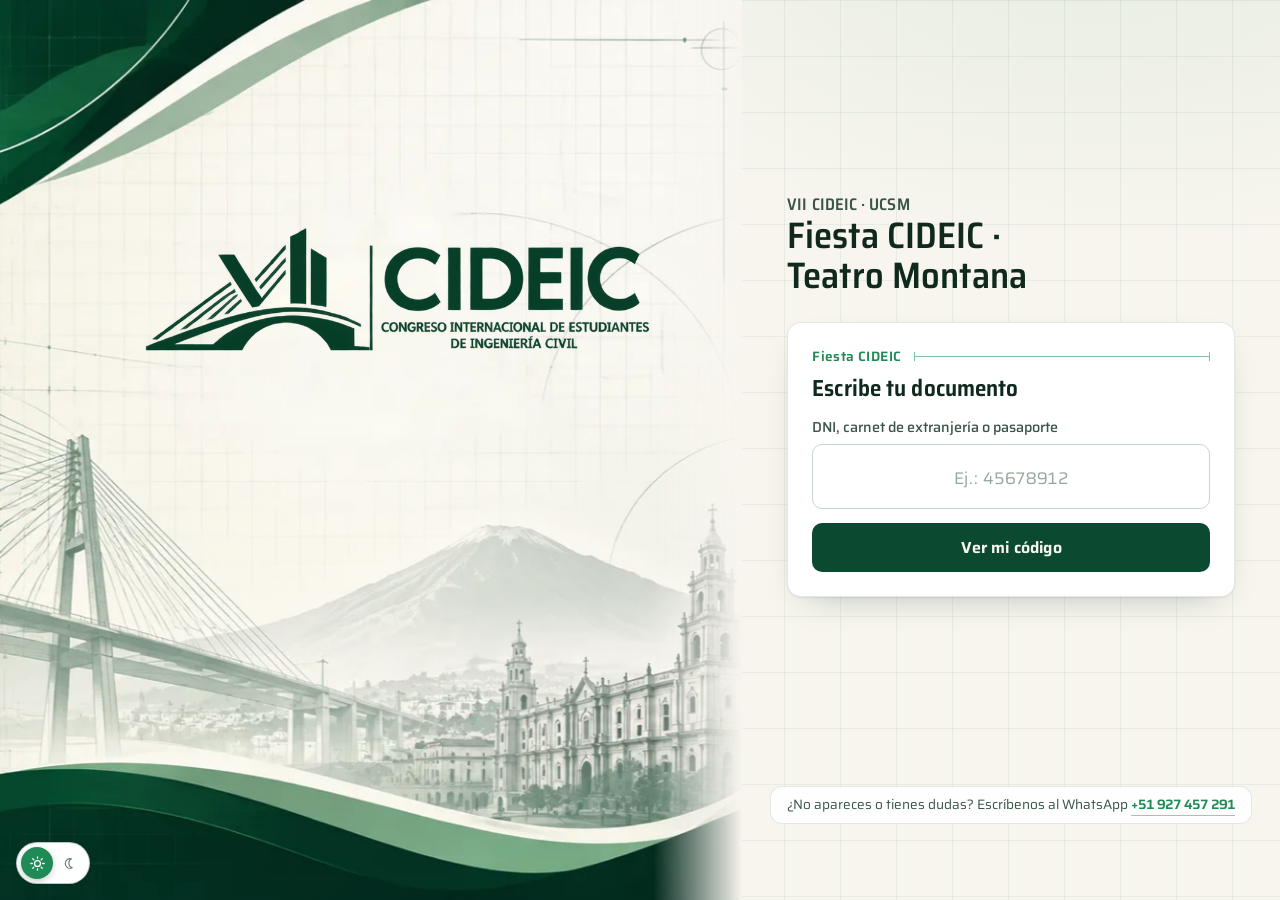
<file: docs/tm/index.html>
<!DOCTYPE html>
<html lang="es" class="t-participante">
<head>
<meta charset="utf-8">
<meta name="viewport" content="width=device-width, initial-scale=1">
<meta name="robots" content="noindex, nofollow">
<title>Fiesta CIDEIC · Tu código Teatro Montana</title>
<link rel="stylesheet" href="../base.css">
<script>(function(){var t=null;try{t=localStorage.getItem("cideic_tema")}catch(e){}if(t!=="claro"&&t!=="oscuro")t=window.matchMedia&&matchMedia("(prefers-color-scheme: light)").matches?"claro":"oscuro";document.documentElement.setAttribute("data-tema",t)})();</script>
<link rel="stylesheet" href="../tema/fuentes/saira.css">
<link rel="stylesheet" href="../tema/participante.css">
<style>
  /* Solo para los códigos TM, con los colores del tema */
  .tm-nombre { text-align: center; color: var(--tinta-2); margin: 0 0 14px; }
  .tm-cod { border-top: 1px solid var(--linea); padding-top: 16px; margin-top: 4px; text-align: center; }
  .tm-cod + .tm-cod { margin-top: 18px; }
  .tm-cod span { display: block; color: var(--tinta-3); font-size: .85rem; letter-spacing: .08em; text-transform: uppercase; }
  .tm-cod strong { display: block; font-family: var(--mono, ui-monospace, monospace); font-size: clamp(1.6rem, 7vw, 2.1rem); letter-spacing: .06em; color: var(--menta); margin: 4px 0 12px; word-break: break-all; }
  .tm-acciones { display: grid; grid-template-columns: 1fr 1fr; gap: 8px; margin-top: 12px; }
  .tm-acciones .boton { margin: 0; }
  .tm-nota { text-align: center; color: var(--tinta-2); font-size: .9rem; margin: 14px 0; }
  .tm-pasos { margin: 18px 0 6px; padding: 14px 16px 14px 34px; border-radius: 12px; background: var(--menta-suave); color: var(--tinta); font-size: .95rem; }
  .tm-pasos li + li { margin-top: 6px; }
  .tm-canje { margin-top: 10px; }
</style>
</head>
<body>
<script>document.body.classList.add('en-inicio');</script>
<!-- Tema CIDEIC · escena decorativa (la misma del sistema de inscripciones) -->
<div class="escena" aria-hidden="true">
  <div class="cuadro">
    <div class="lienzo alto"><div class="capa c-cielo"><i class="v-oscuro"></i><i class="v-claro"></i></div></div>
    <div class="lienzo bajo"><div class="capa c-paisaje"><i class="v-oscuro"><b class="nitida"></b><b class="difusa"></b></i><i class="v-claro"><b class="nitida"></b><b class="difusa"></b></i><i class="aura"></i></div></div>
  </div>
  <div class="velo"></div>
  <div class="escena-logo"><div class="fila-logo v-oscuro"><img class="l-marca" alt="" src="../tema/img/logo-marca-oscuro.webp"><img class="l-linea" alt="" src="../tema/img/logo-linea-oscuro.webp"><img class="l-texto" alt="" src="../tema/img/logo-texto-oscuro.webp"></div><div class="fila-logo v-claro"><img class="l-marca" alt="" src="../tema/img/logo-marca-claro.webp"><img class="l-linea" alt="" src="../tema/img/logo-linea-claro.webp"><img class="l-texto" alt="" src="../tema/img/logo-texto-claro.webp"></div></div>
</div>
<button type="button" class="tema-btn" role="switch" aria-checked="true" aria-label="Modo oscuro" title="Cambiar entre modo claro y oscuro"><span class="tema-pista" aria-hidden="true"><span class="tema-perilla"></span><svg class="i-sol" viewBox="0 0 24 24" fill="none" stroke="currentColor" stroke-width="1.8" stroke-linecap="round" aria-hidden="true"><circle cx="12" cy="12" r="4.2"/><path d="M12 2.5v2.2M12 19.3v2.2M2.5 12h2.2M19.3 12h2.2M5.3 5.3l1.6 1.6M17.1 17.1l1.6 1.6M5.3 18.7l1.6-1.6M17.1 6.9l1.6-1.6"/></svg><svg class="i-luna" viewBox="0 0 24 24" fill="none" stroke="currentColor" stroke-width="1.8" stroke-linejoin="round" aria-hidden="true"><path d="M20 14.5A8 8 0 0 1 9.5 4a8 8 0 1 0 10.5 10.5Z"/></svg></span></button>

<header class="cabecera">
  <div class="contenido">
    <img class="marca v-oscuro" src="../tema/img/cabecera-oscuro.webp" alt="CIDEIC · Congreso Internacional de Estudiantes de Ingeniería Civil" width="510" height="130"><img class="marca v-claro" src="../tema/img/cabecera-claro.webp" alt="CIDEIC · Congreso Internacional de Estudiantes de Ingeniería Civil" width="510" height="130">
    <h1>VII CIDEIC · UCSM</h1>
    <p>Fiesta CIDEIC · Teatro Montana</p>
  </div>
</header>

<main class="contenido">
  <!-- Pantalla 1 · consulta -->
  <section class="tarjeta" data-pantalla="1" id="consulta" aria-labelledby="t1">
    <div class="paso">Fiesta CIDEIC</div>
    <h2 id="t1">Escribe tu documento</h2>
    <form id="f" autocomplete="off" novalidate>
      <label for="doc">DNI, carnet de extranjería o pasaporte</label>
      <input id="doc" maxlength="20" placeholder="Ej.: 45678912" required>
      <button class="boton ancho-total" id="btn" type="submit">Ver mi código</button>
    </form>
    <div id="msg" role="status" aria-live="polite"></div>
  </section>

  <!-- Pantalla 2 · tu código -->
  <section class="tarjeta" data-pantalla="2" id="resultado" aria-labelledby="t2" hidden>
    <div class="paso">Fiesta CIDEIC · Teatro Montana</div>
    <h2 id="t2">¡Aquí está tu código!</h2>
    <p class="tm-nombre" id="r-nombre"></p>
    <div class="tm-cod">
      <span>Tu código de canje</span>
      <strong id="r-cod">–</strong>
      <div class="tm-acciones">
        <button class="boton secundario" id="copiar" type="button">Copiar código</button>
        <a class="boton" id="canjear" href="#" target="_blank" rel="noopener">Canjear en TM</a>
      </div>
    </div>
    <ol class="tm-pasos">
      <li><b>Copia</b> tu código.</li>
      <li>Toca <b>Canjear en TM</b>: se abre la página de Teatro Montana.</li>
      <li>Pega el código y <b>registra tus datos</b>.</li>
      <li>Guarda la entrada que te den. En la puerta revisan tu <b>DNI</b>.</li>
    </ol>
    <p class="tm-nota">Tu código es tu entrada: no lo compartas.</p>
    <button class="boton secundario ancho-total" id="otra" type="button">Consultar otro documento</button>
  </section>
</main>
<footer class="pie" id="pie">¿No apareces o tienes dudas? Escríbenos al WhatsApp <a href="https://wa.me/51927457291" target="_blank" rel="noopener">+51 927 457 291</a></footer>

<script>
(() => {
  const $ = (id) => document.getElementById(id);
  const b64 = (s) => Uint8Array.from(atob(s), (c) => c.charCodeAt(0));
  const hex = (u8) => Array.from(u8, (b) => b.toString(16).padStart(2, '0')).join('');
  let datos = null;

  const normalizar = (s) => {
    let d = (s || '').replace(/[\s.\-]/g, '').toUpperCase();
    if (/^\d+$/.test(d) && d.length < 8) d = d.padStart(8, '0');
    return d;
  };
  const valido = (d) => /^[A-Z0-9]{6,12}$/.test(d) && /\d/.test(d);
  const msg = (t, estilo) => { const m = $('msg'); m.textContent = t || ''; m.className = t ? 'mensaje' : ''; if (t) m.dataset.estilo = estilo || 'info'; else delete m.dataset.estilo; };

  // Los datos se descargan apenas abre la página (no al primer clic). Si la descarga falla, se reintenta al consultar.
  function cargar() {
    if (!datos) datos = fetch('datos.json', { cache: 'no-cache' })
      .then((r) => { if (!r.ok) throw new Error('datos'); return r.json(); })
      .catch((e) => { datos = null; throw e; });
    return datos;
  }
  cargar().catch(() => {});

  async function consultar(clave) {
    const d = await cargar();
    const base = await crypto.subtle.importKey('raw', new TextEncoder().encode(clave), 'PBKDF2', false, ['deriveBits']);
    const bits = new Uint8Array(await crypto.subtle.deriveBits(
      { name: 'PBKDF2', hash: 'SHA-256', salt: b64(d.sal), iterations: d.iter }, base, 512));
    const entrada = d.e[hex(bits.slice(0, 16))];
    if (!entrada) return null;
    const raw = b64(entrada);
    const llave = await crypto.subtle.importKey('raw', bits.slice(32, 64), 'AES-GCM', false, ['decrypt']);
    const plano = await crypto.subtle.decrypt({ name: 'AES-GCM', iv: raw.slice(0, 12) }, llave, raw.slice(12));
    return JSON.parse(new TextDecoder().decode(plano).trim());
  }

  const CANJE = 'https://teatromontana.guruitperu.com/redeem/?codigo=';
  function mostrar(r) {
    $('r-nombre').textContent = r.n || '';
    $('r-cod').textContent = r.k;
    $('canjear').href = CANJE + encodeURIComponent(r.k);
  }
  $('copiar').addEventListener('click', async () => {
    const b = $('copiar'), k = $('r-cod').textContent;
    try { await navigator.clipboard.writeText(k); b.textContent = '¡Copiado!'; }
    catch (e) { const r = document.createRange(); r.selectNodeContents($('r-cod')); const sel = getSelection(); sel.removeAllRanges(); sel.addRange(r); b.textContent = 'Selecciónalo y cópialo'; }
    setTimeout(() => (b.textContent = 'Copiar código'), 2000);
  });

  $('f').addEventListener('submit', async (ev) => {
    ev.preventDefault();
    const doc = normalizar($('doc').value);
    if (!valido(doc)) return msg('Revisa el número: escribe tu documento sin espacios.', 'error');
    if (!window.crypto || !crypto.subtle) return msg('Tu navegador no permite la consulta. Prueba con otro navegador.', 'error');
    $('btn').disabled = true; msg('Buscando…', 'info');
    try {
      const d = await cargar();
      const clave = doc;
      const r = await consultar(clave);
      if (!r) { msg('No encontramos un código para ese DNI. Revisa el número o escríbenos al WhatsApp +51 927 457 291.', 'aviso'); return; }
      mostrar(r);
      $('consulta').hidden = true; $('resultado').hidden = false; window.scrollTo(0, 0); msg('');
    } catch (e) {
      msg('No pudimos consultar ahora. Revisa tu conexión y vuelve a intentarlo.', 'aviso');
    } finally { $('btn').disabled = false; }
  });

  $('otra').addEventListener('click', () => {
    $('resultado').hidden = true; $('consulta').hidden = false;
    $('doc').value = ''; $('r-cod').textContent = ''; $('doc').focus();
  });
})();
</script>
<script src="../tema/participante.js"></script>
</body>
</html>
</file>
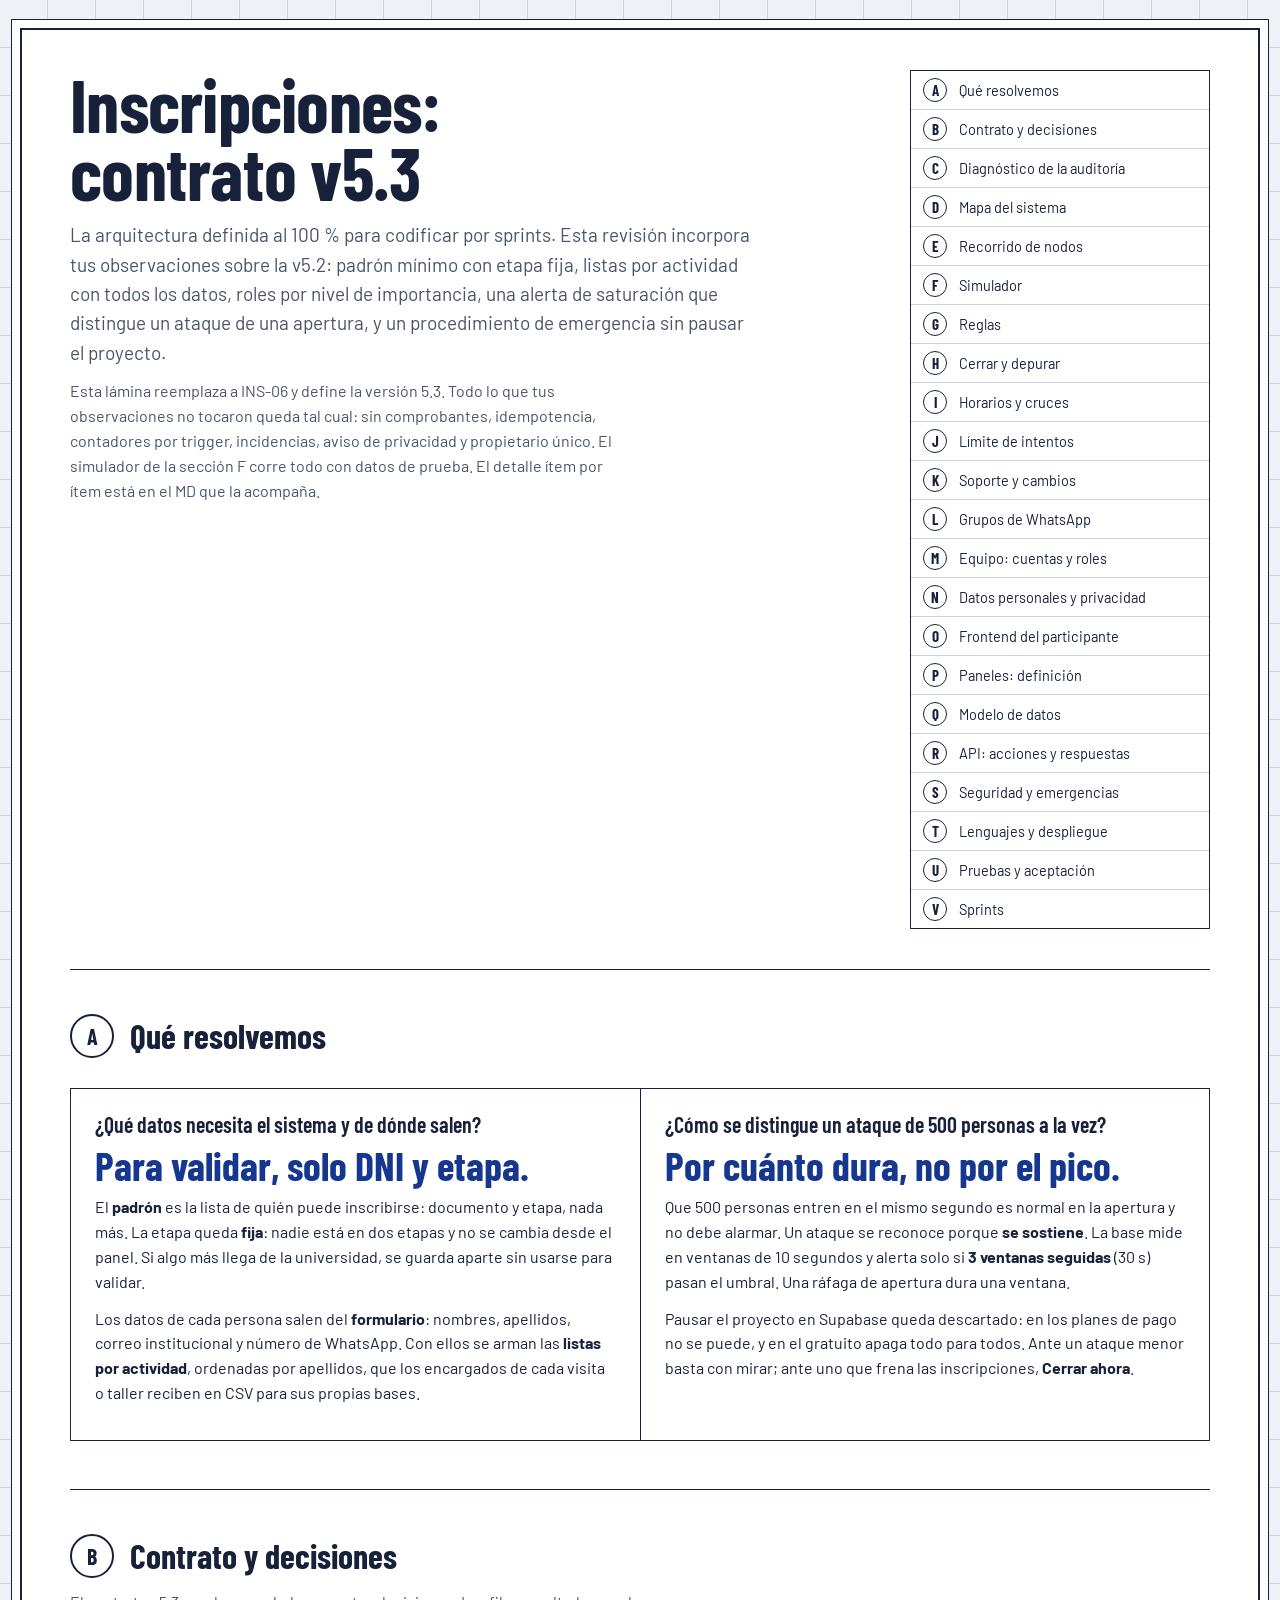
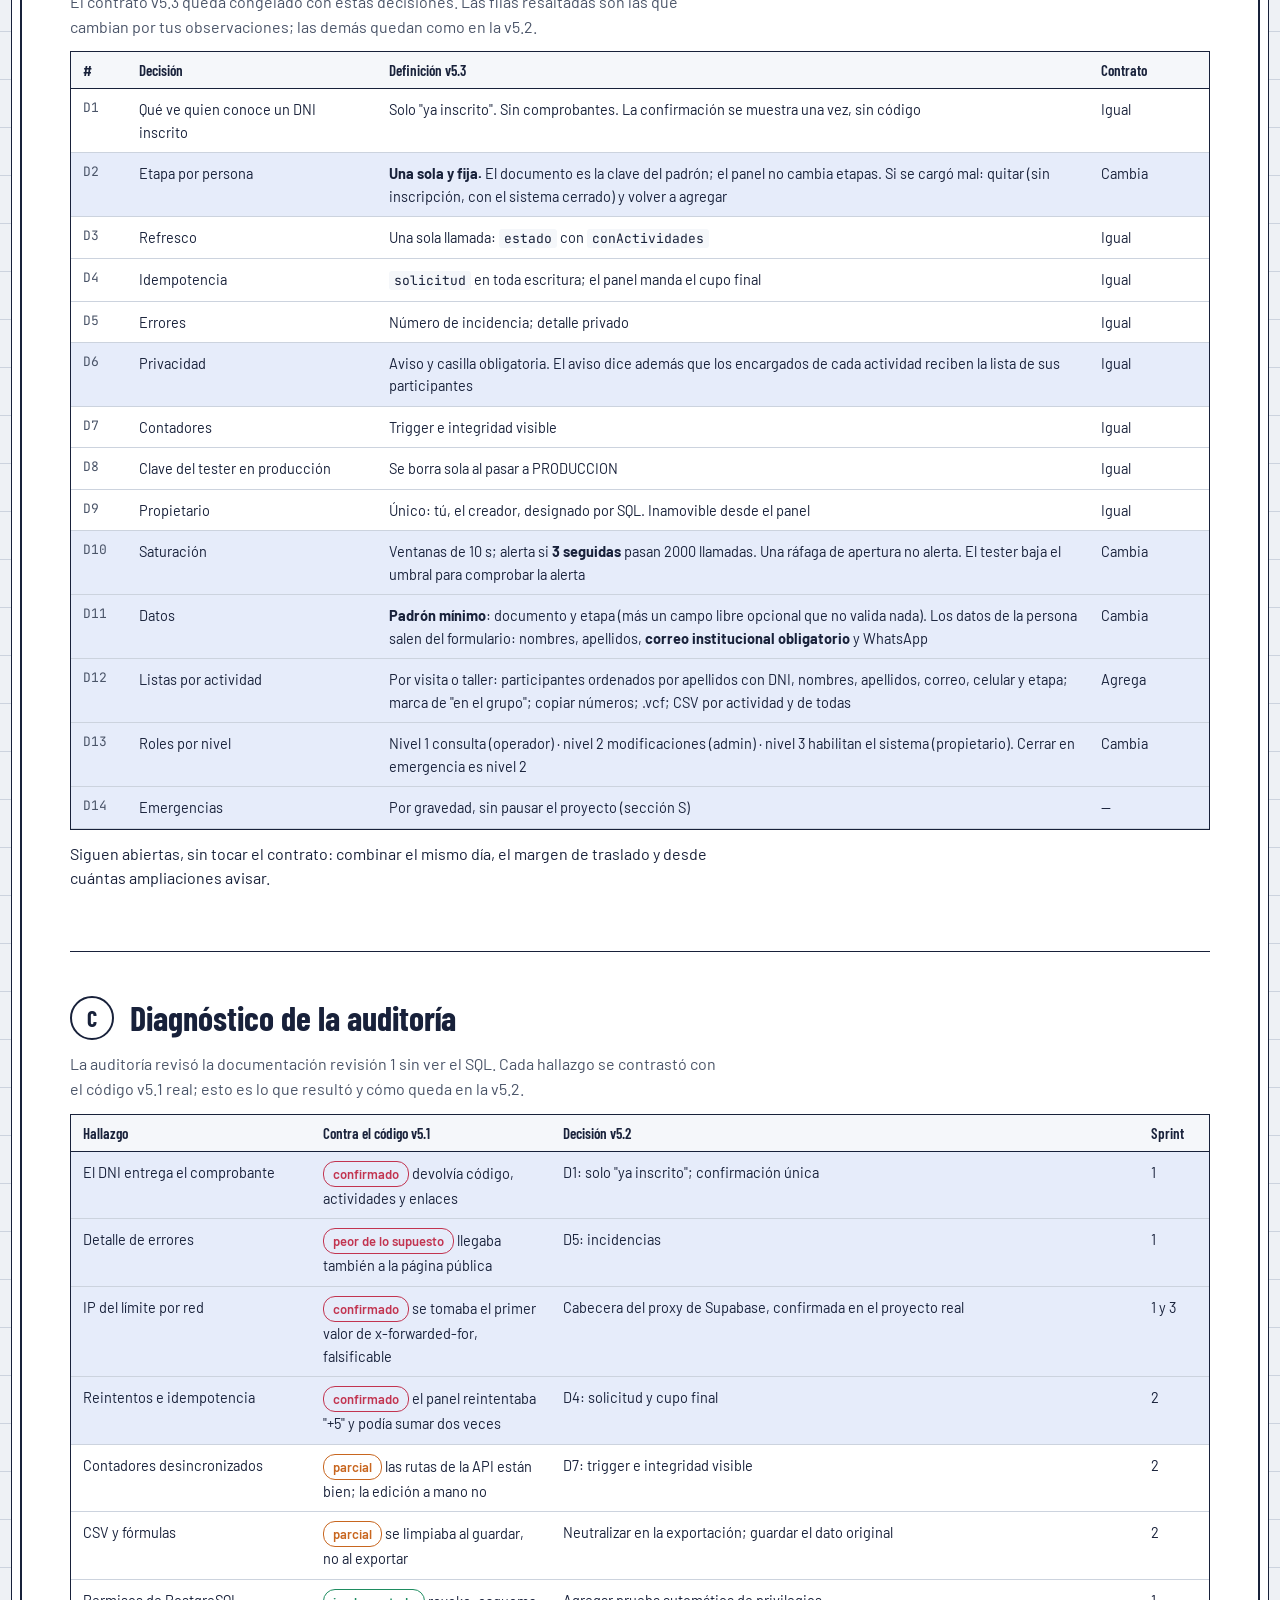
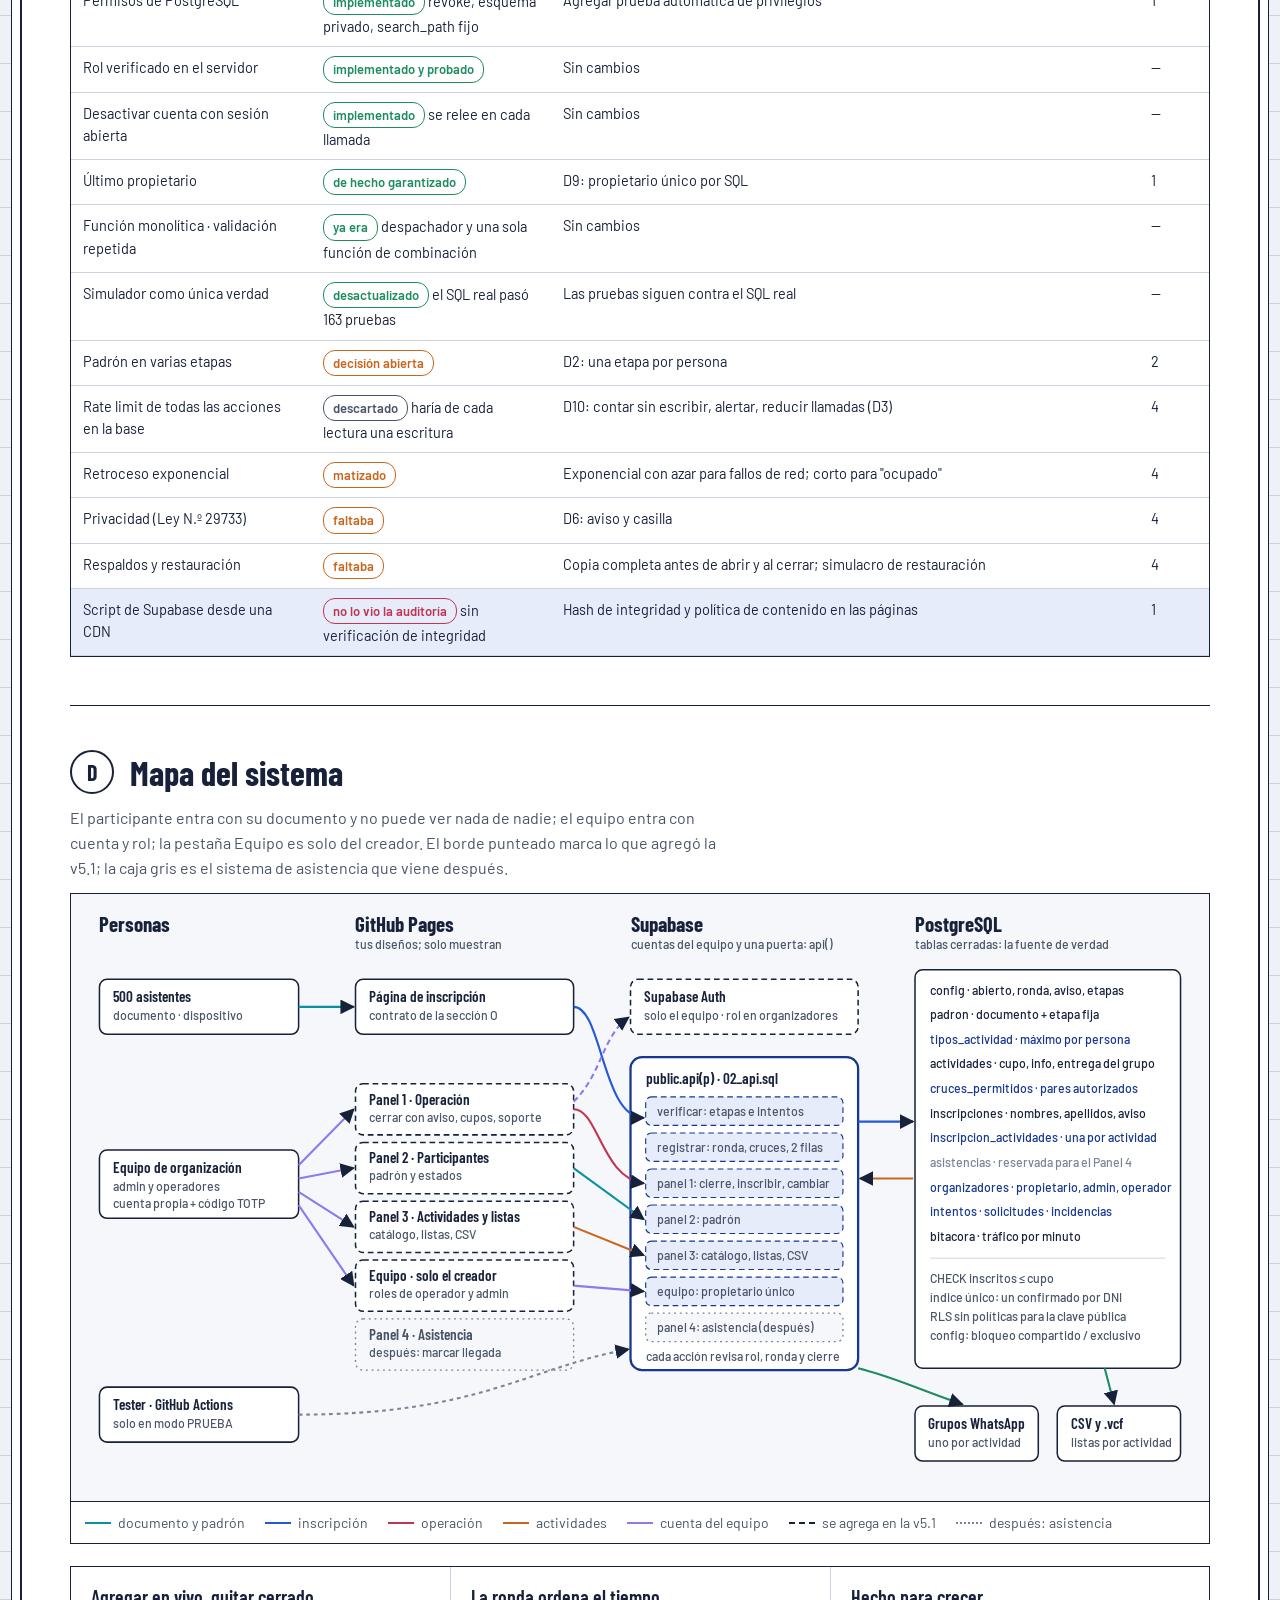
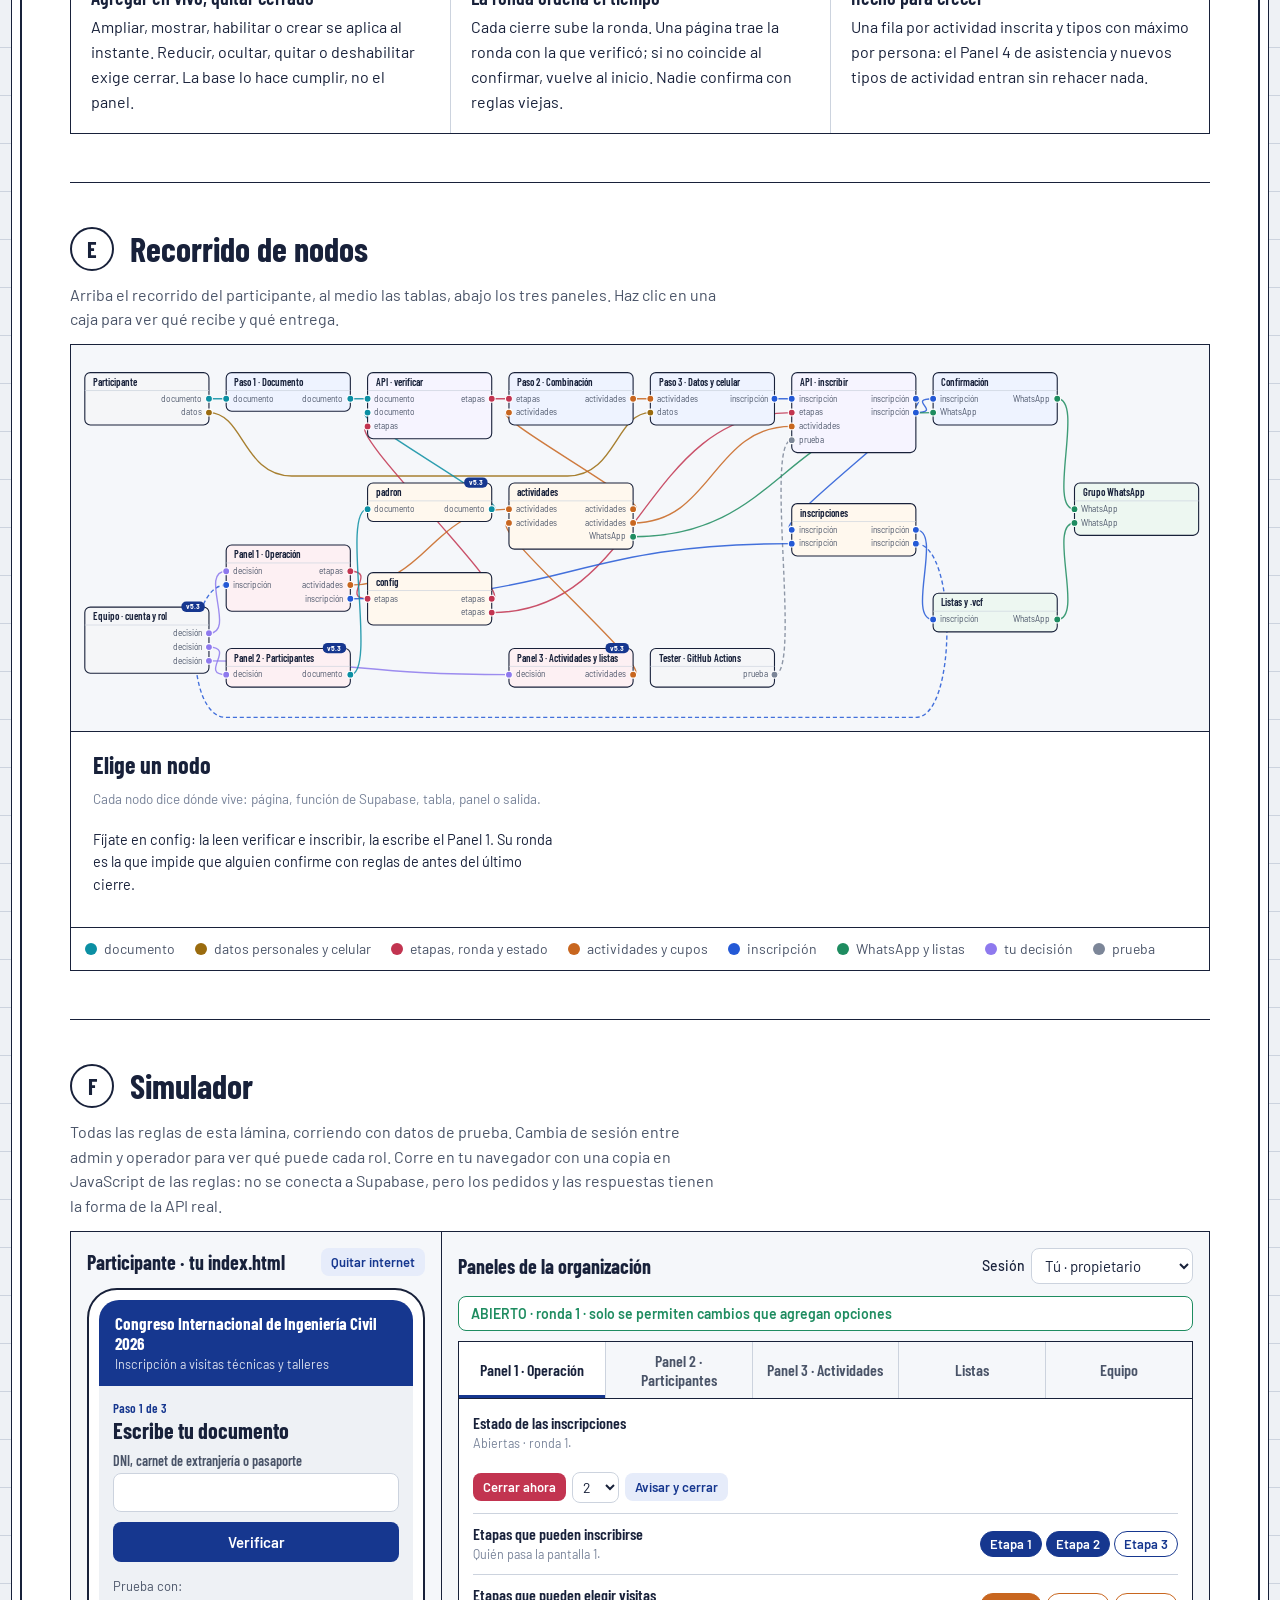
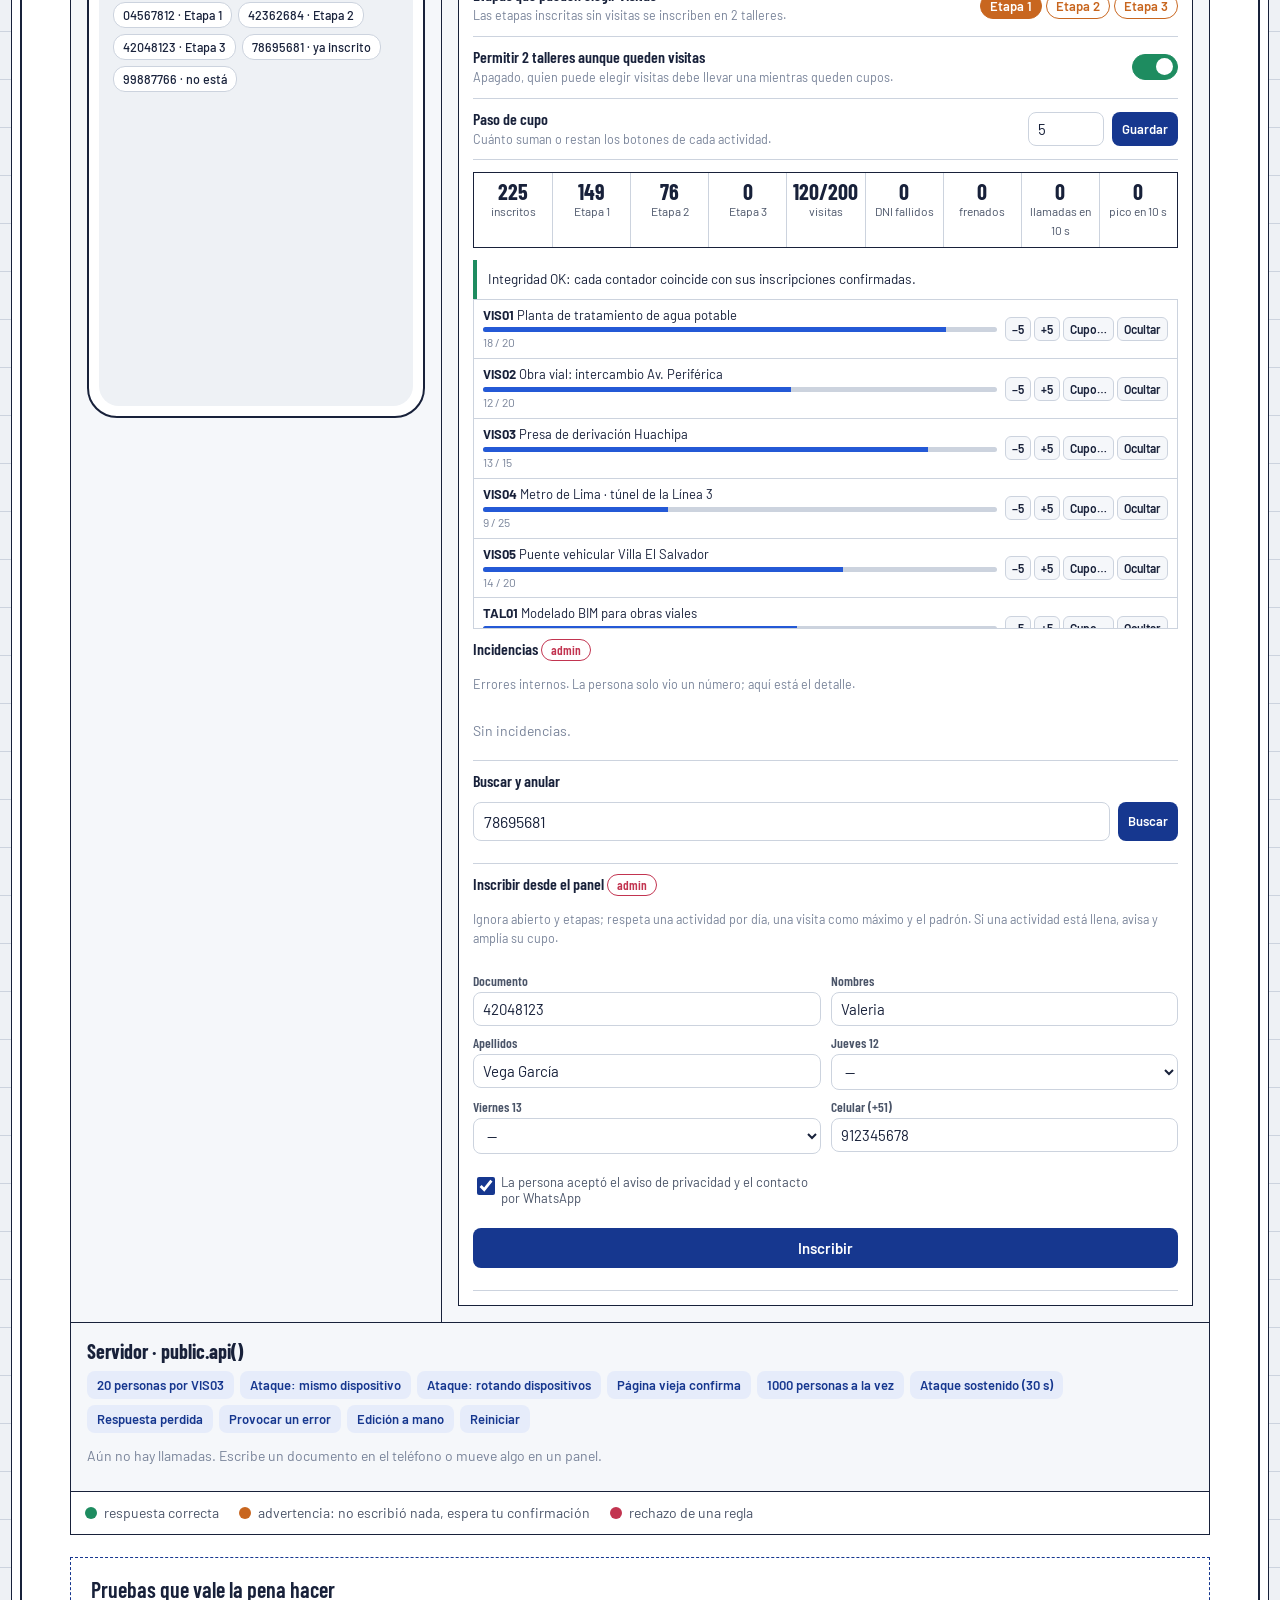
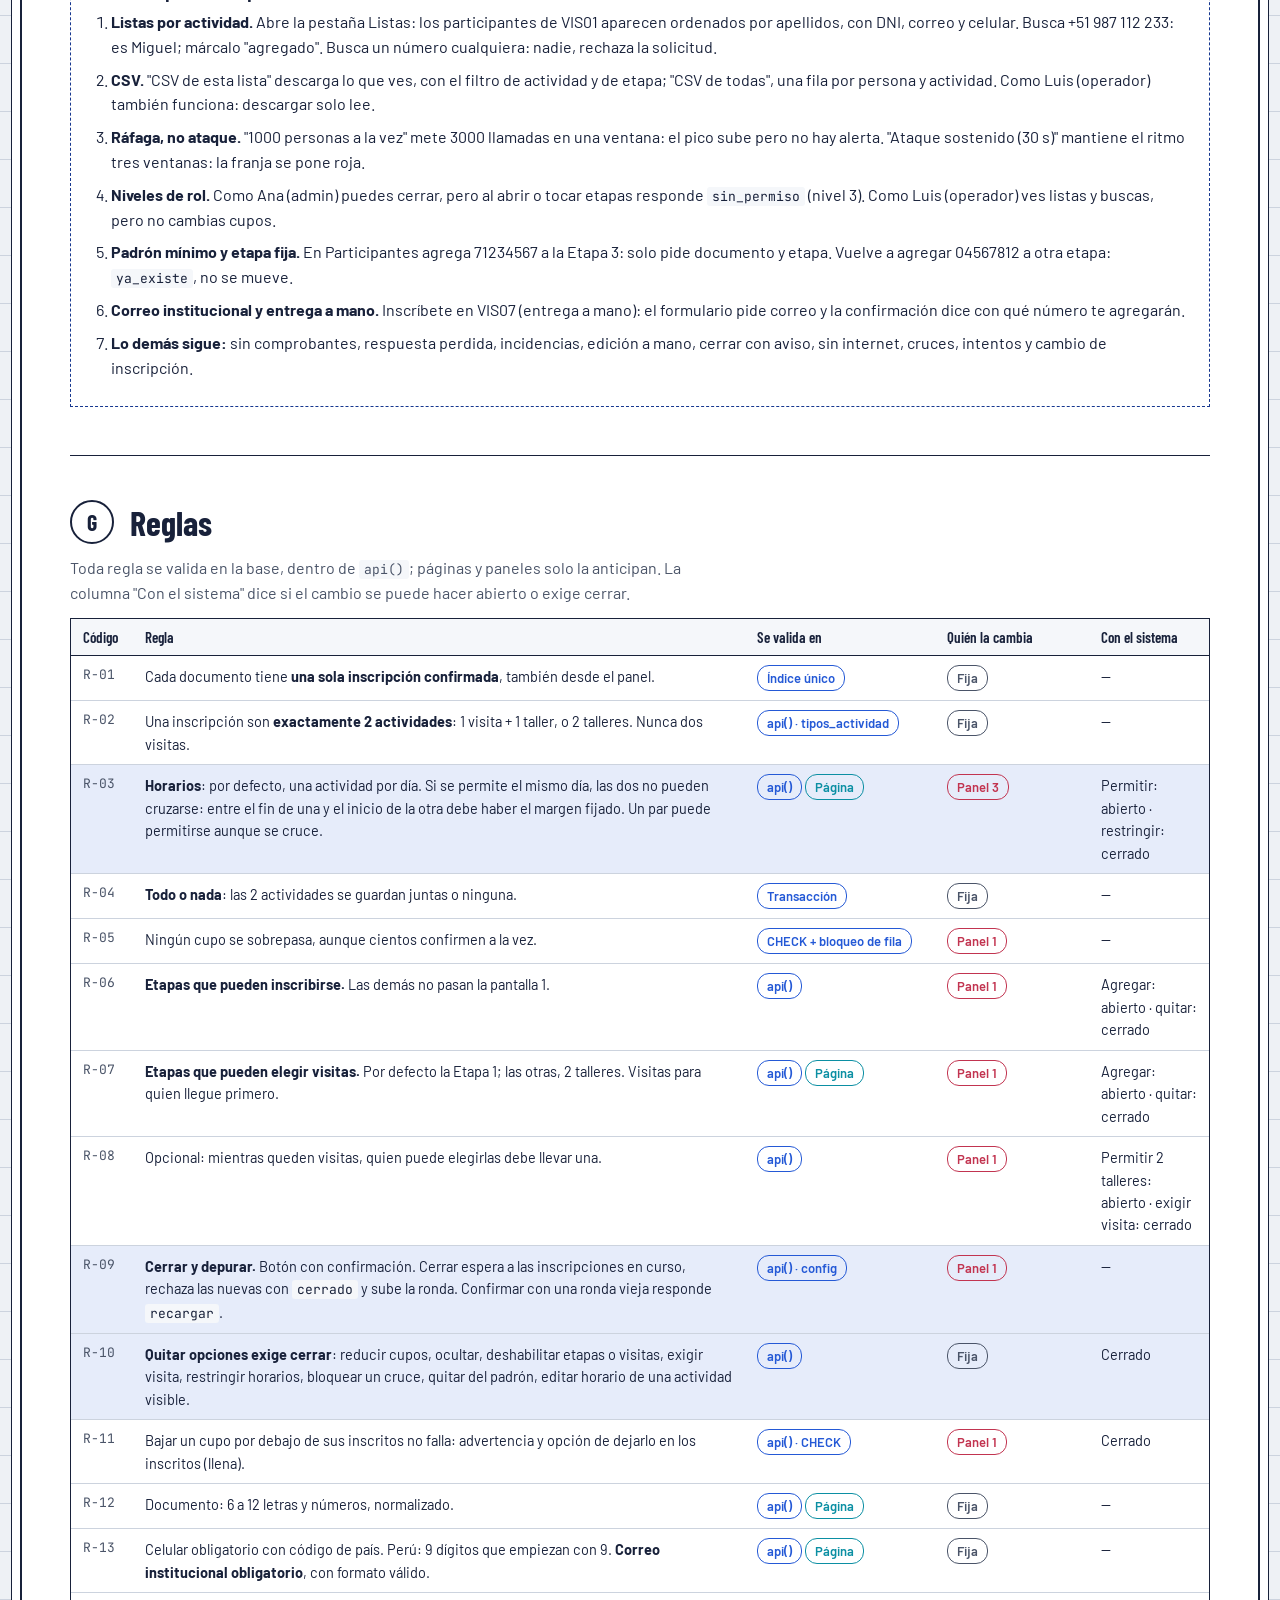
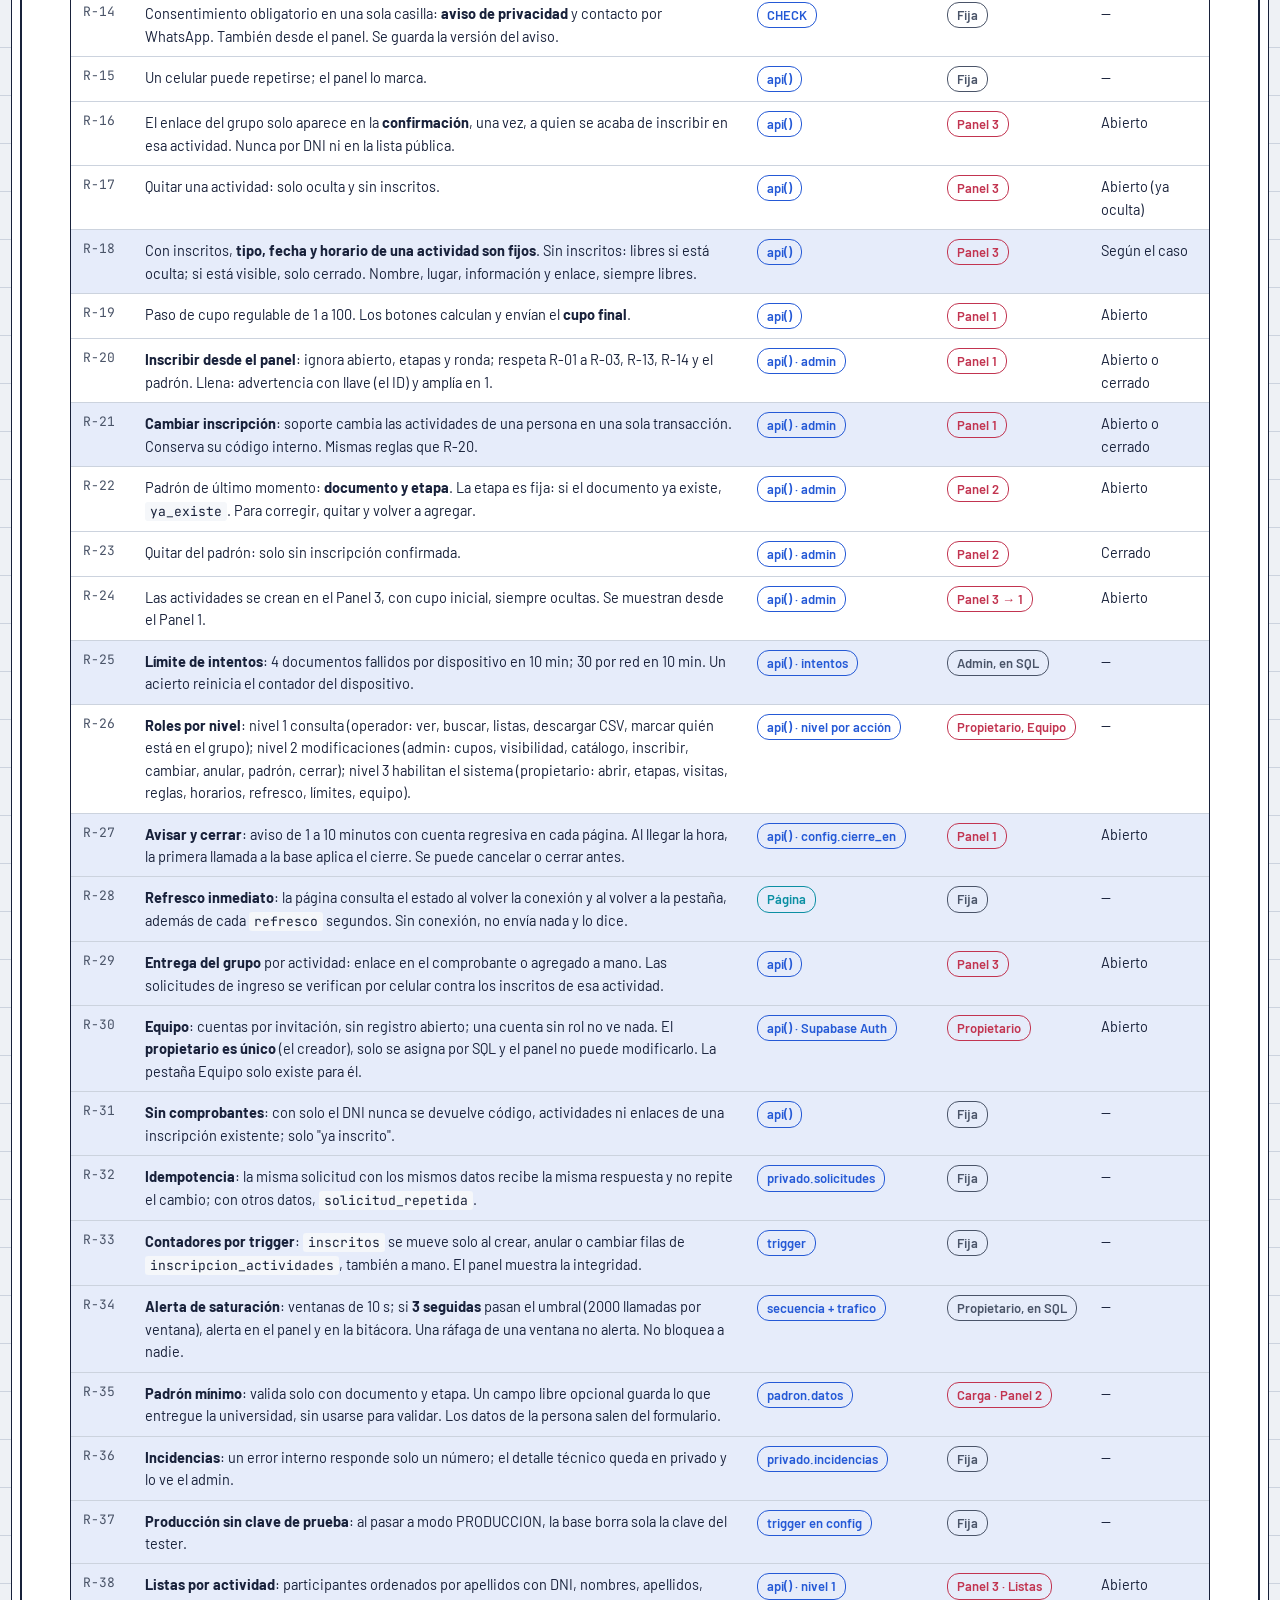
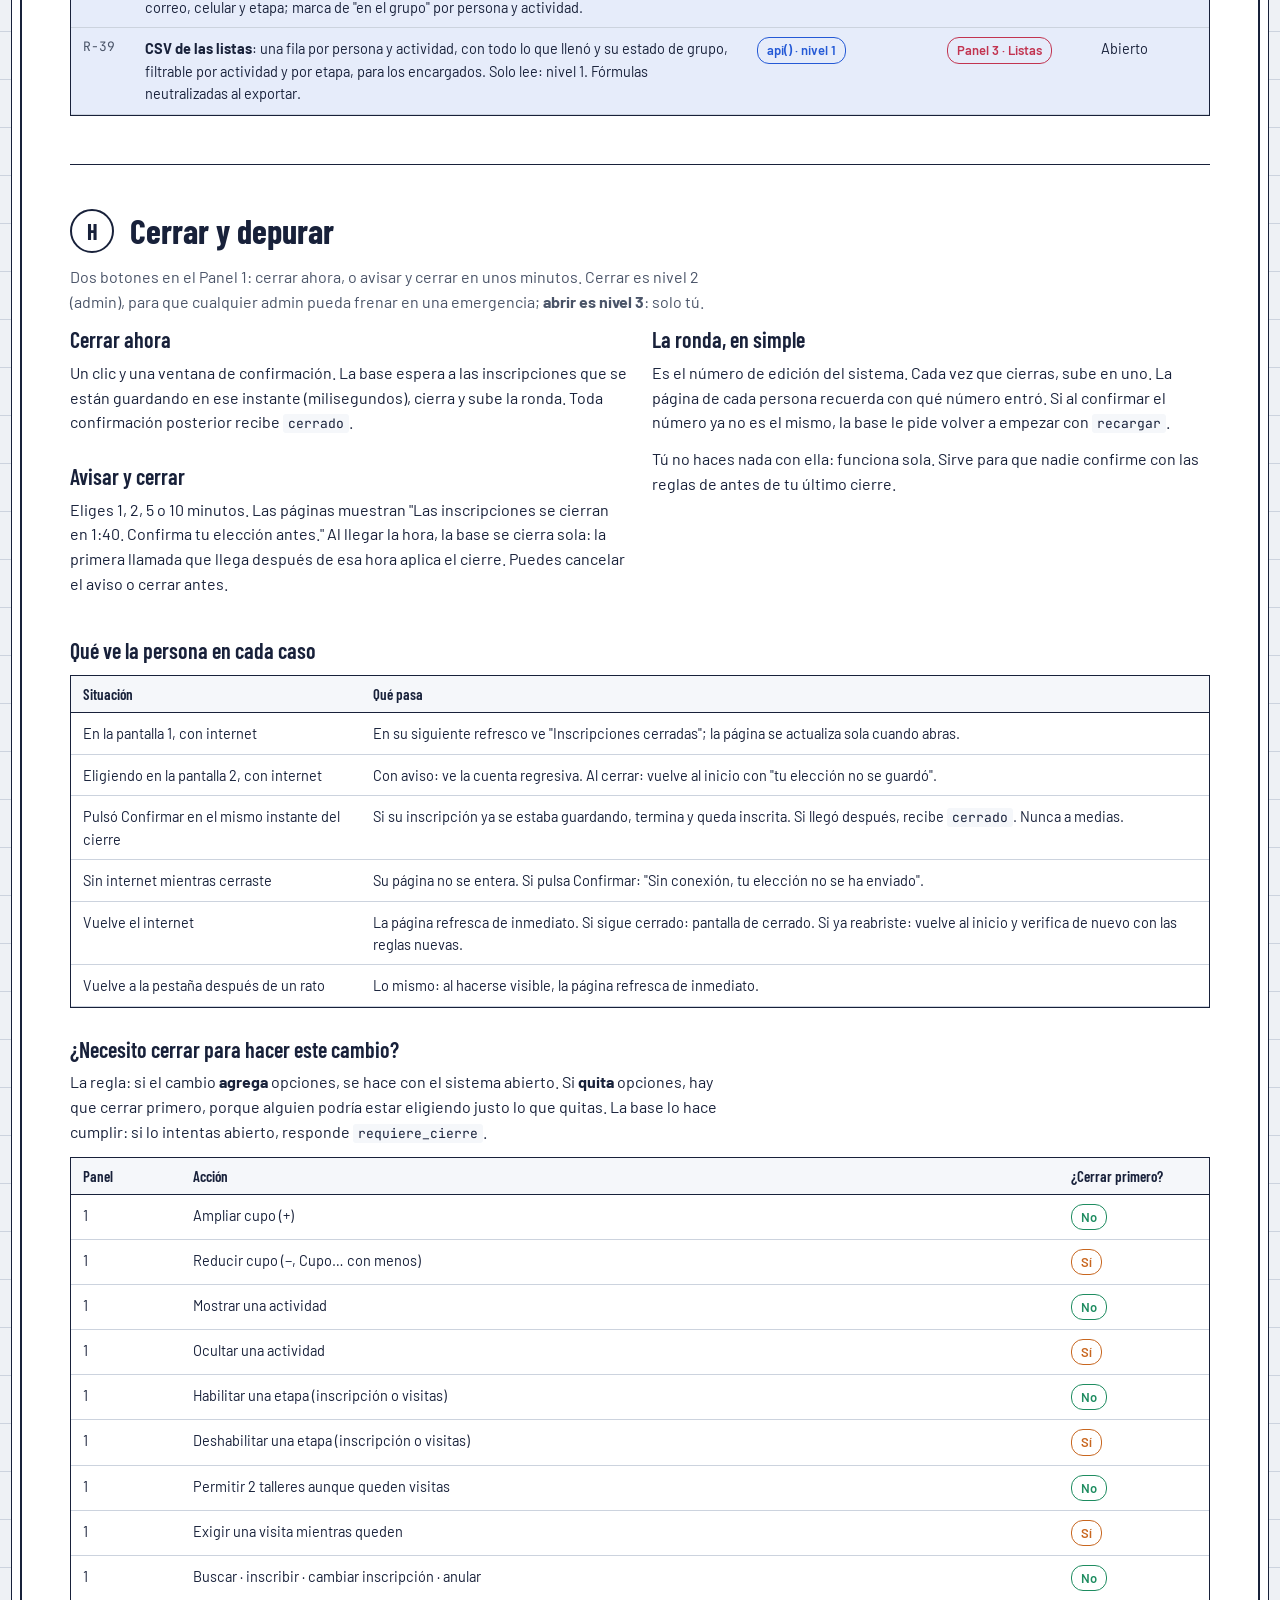
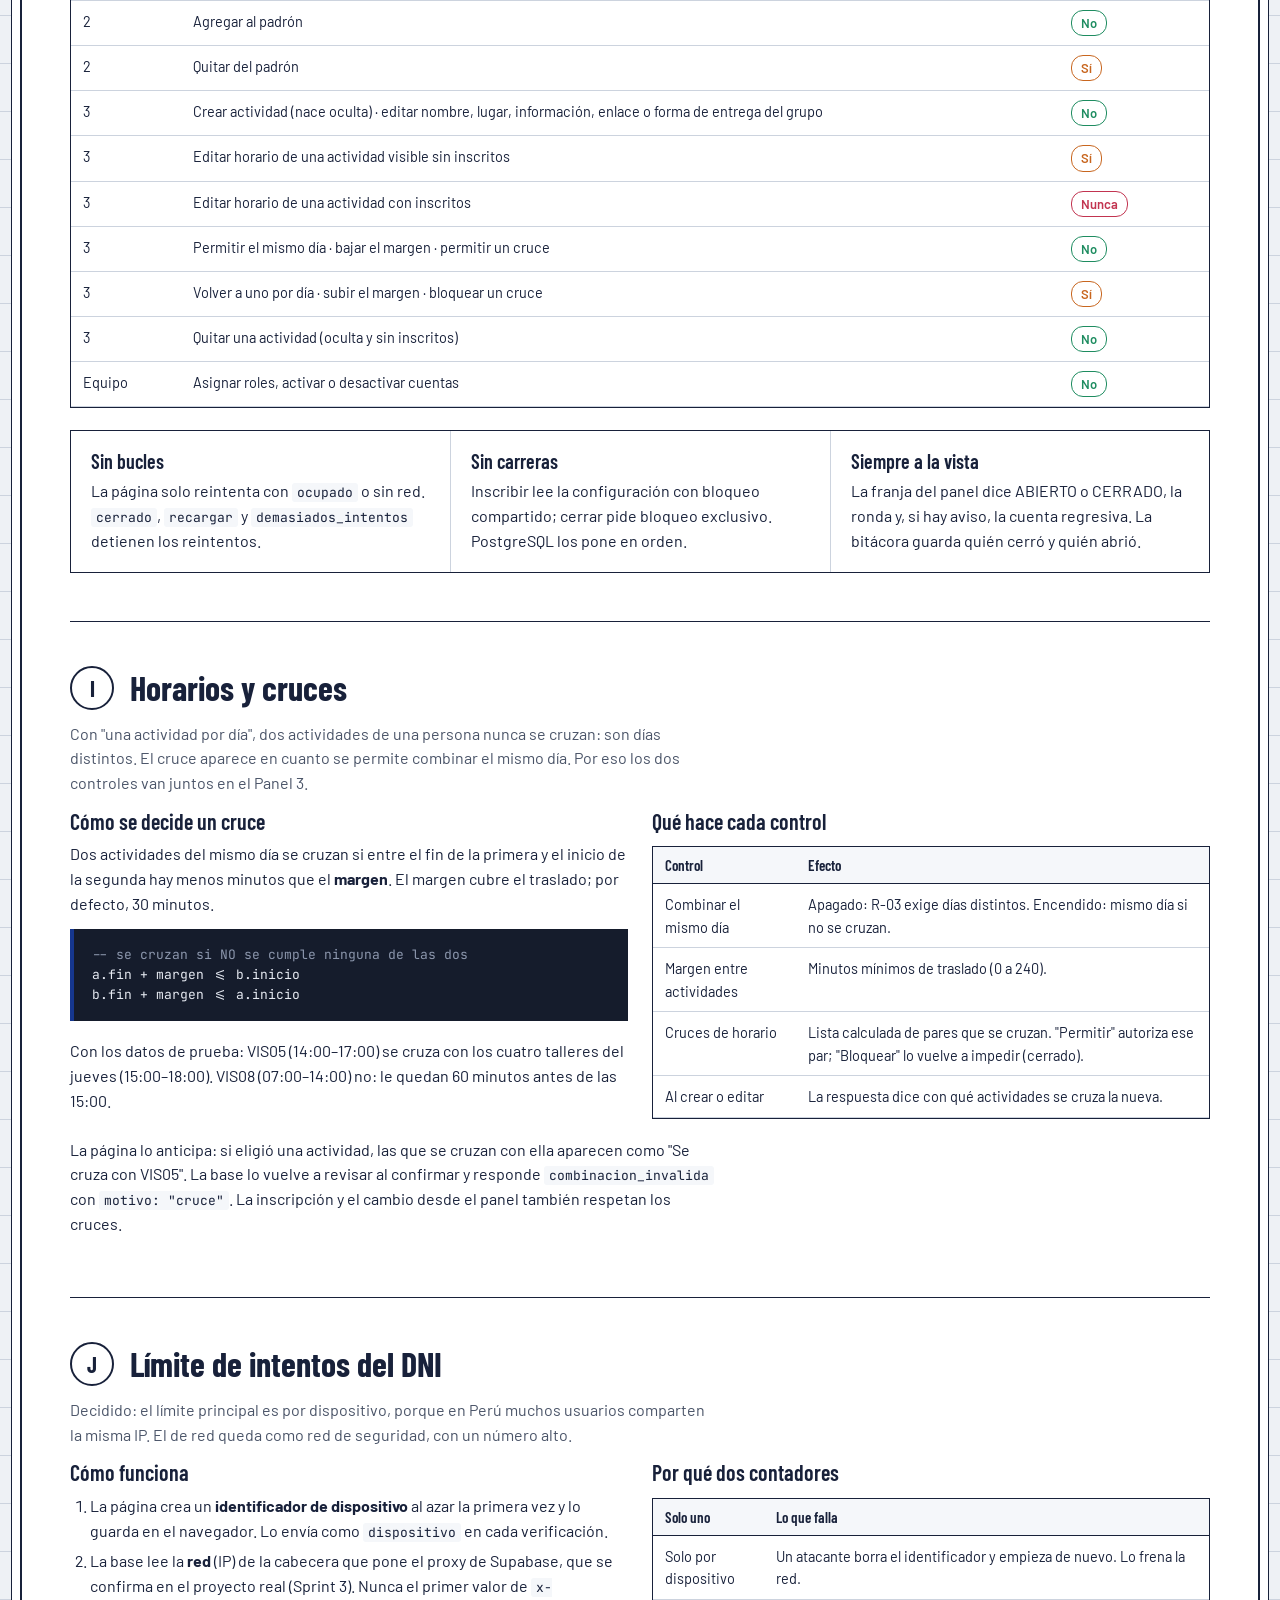
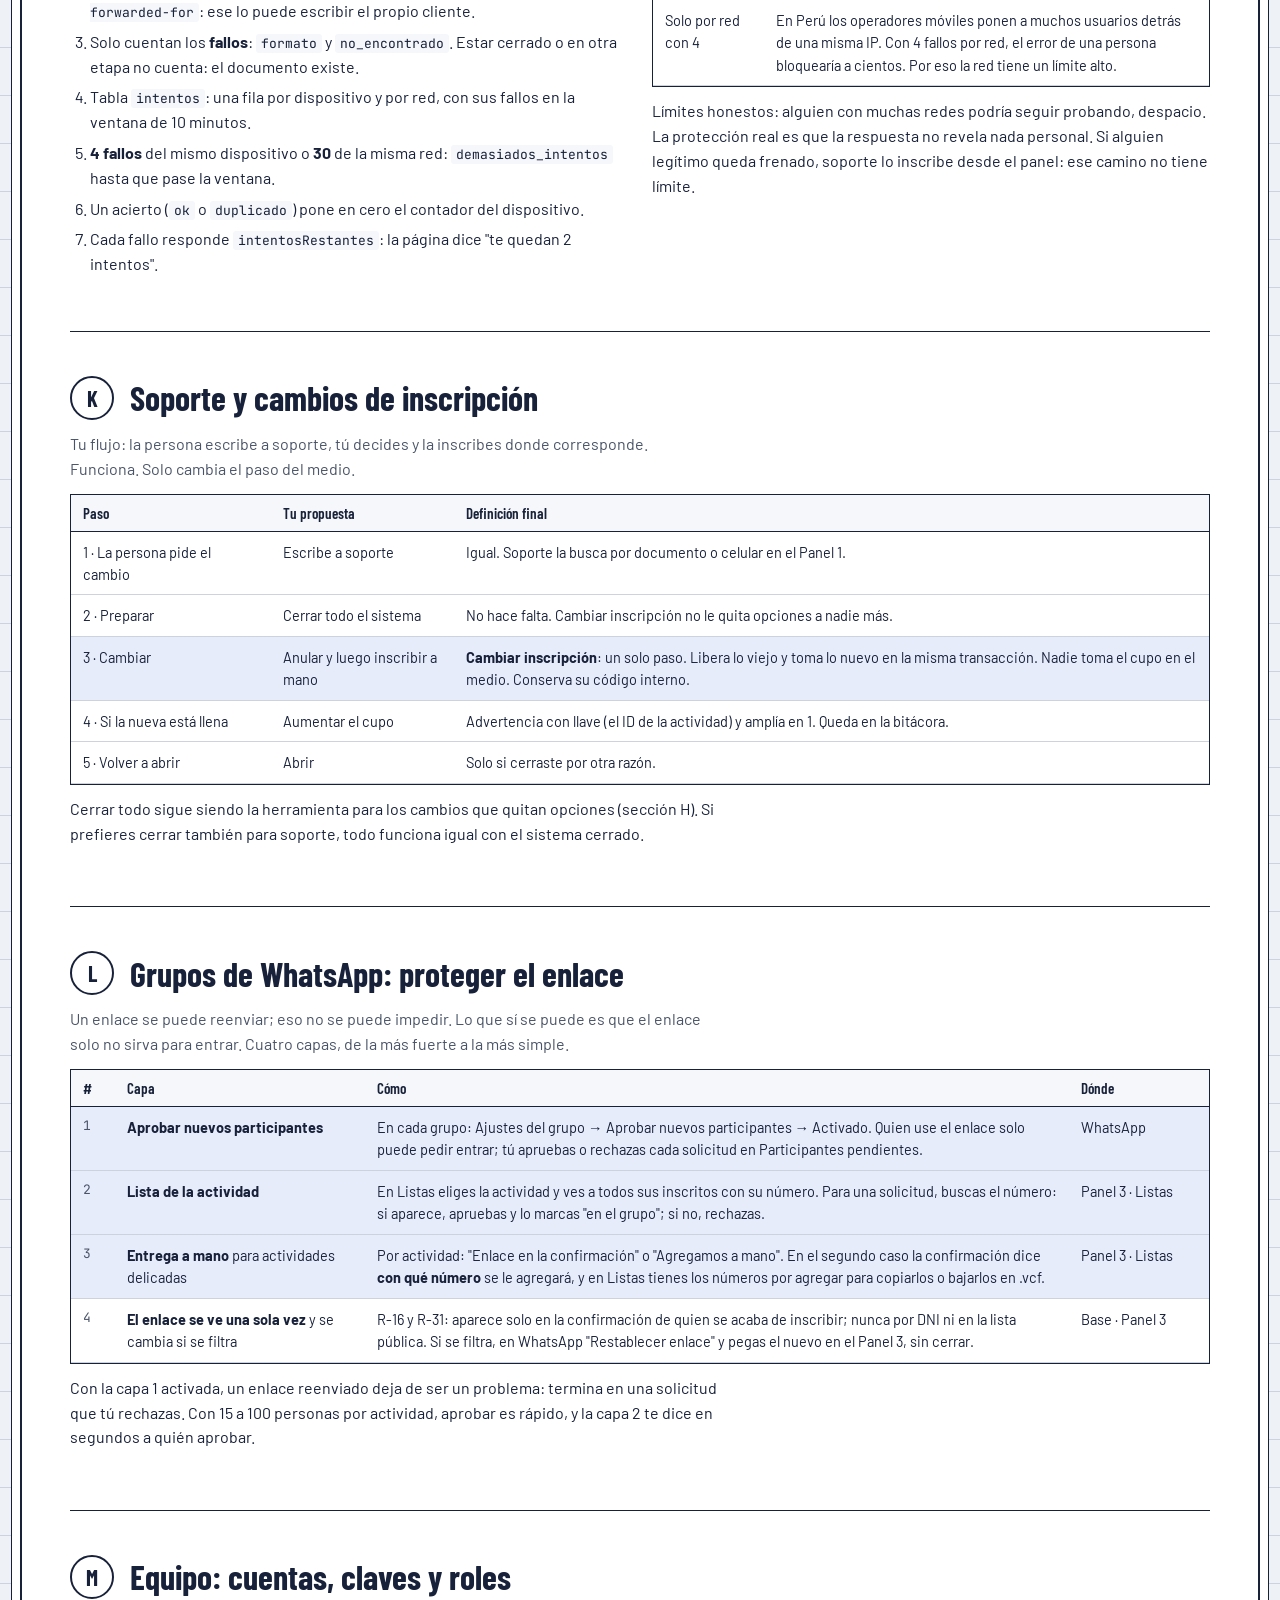
<file: documentacion/lamina-INS-07-contrato-v5.3.html>
<!DOCTYPE html>
<html lang="es">
<head>
<meta charset="utf-8">
<meta name="viewport" content="width=device-width, initial-scale=1">
<title>Inscripciones CIIC 2026 · Lámina INS-07 · Contrato v5.3</title>
<link rel="preconnect" href="https://fonts.googleapis.com">
<link href="https://fonts.googleapis.com/css2?family=Barlow+Condensed:wght@500;600;700&family=Barlow:wght@400;500;600&family=JetBrains+Mono:wght@400;500&display=swap" rel="stylesheet">
<style>
/* Lámina técnica tipo plano (formato OLIVIA ARQ-01): hoja con marco doble sobre papel cuadriculado, secciones por ejes. */
:root{
  --paper:#EEF1F5; --sheet:#FFFFFF; --ink:#18213A; --ink2:#4A5468; --ink3:#788399; --rule:#CCD3DE; --soft:#F5F7FA; --code-bg:#151C2C; --code-fg:#E6EAF2;
  --acc:#16378F; --acc-soft:#E6ECFA;
  --doc:#0B8FA3; --dat:#9A6B0E; --act:#C8661F; --cfg:#C23450; --ins:#2459D6; --wa:#1E8C60; --dec:#8E79EE; --tst:#7C8698;
  --n-fuente:#F5F6F8; --n-pagina:#EEF3FF; --n-api:#F6F4FF; --n-hoja:#FFF8EE; --n-panel:#FDF0F3; --n-salida:#EDF7F1;
  --display:"Barlow Condensed","Arial Narrow",Arial,sans-serif;
  --body:"Barlow","Segoe UI",Arial,sans-serif;
  --mono:"JetBrains Mono",Consolas,monospace;
}
@media (prefers-color-scheme:dark){:root:not([data-theme="light"]){
  --paper:#0E1320; --sheet:#151C2B; --ink:#E4E9F3; --ink2:#AEB7C8; --ink3:#7D889C; --rule:#2B3448; --soft:#1B2334; --code-bg:#0B101B; --code-fg:#E6EAF2;
  --acc:#8EA9FF; --acc-soft:#1F2B4A;
  --doc:#3CC1D3; --dat:#D9A63B; --act:#F0924A; --cfg:#F06A86; --ins:#6F98FF; --wa:#46C88A; --dec:#A996FF; --tst:#98A2B5;
  --n-fuente:#1B2232; --n-pagina:#1A2440; --n-api:#211E3D; --n-hoja:#2A2318; --n-panel:#2E1C24; --n-salida:#16291F;
  color-scheme:dark}}
:root[data-theme="dark"]{
  --paper:#0E1320; --sheet:#151C2B; --ink:#E4E9F3; --ink2:#AEB7C8; --ink3:#7D889C; --rule:#2B3448; --soft:#1B2334; --code-bg:#0B101B; --code-fg:#E6EAF2;
  --acc:#8EA9FF; --acc-soft:#1F2B4A;
  --doc:#3CC1D3; --dat:#D9A63B; --act:#F0924A; --cfg:#F06A86; --ins:#6F98FF; --wa:#46C88A; --dec:#A996FF; --tst:#98A2B5;
  --n-fuente:#1B2232; --n-pagina:#1A2440; --n-api:#211E3D; --n-hoja:#2A2318; --n-panel:#2E1C24; --n-salida:#16291F;
  color-scheme:dark}
*{box-sizing:border-box}
html{scroll-behavior:smooth}
body{margin:0;background:var(--paper);color:var(--ink);font:16px/1.55 var(--body);padding-inline:16px;padding-block:0;
  background-image:linear-gradient(var(--rule) 1px,transparent 1px),linear-gradient(90deg,var(--rule) 1px,transparent 1px);
  background-size:48px 48px;background-position:-1px -1px}
@media (prefers-reduced-motion:reduce){html{scroll-behavior:auto}}
a{color:var(--acc)}
:focus-visible{outline:3px solid var(--acc);outline-offset:2px}
.lamina{max-width:1240px;margin:28px auto;background:var(--sheet);border:2px solid var(--ink);box-shadow:0 0 0 8px var(--sheet),0 0 0 9px var(--ink)}
.marco{padding:40px 48px}
@media (max-width:760px){.marco{padding:24px 16px}.lamina{margin:10px auto;box-shadow:none}}
.eje{display:inline-grid;place-items:center;width:44px;height:44px;border:2px solid var(--ink);border-radius:50%;font:700 22px/1 var(--display);flex:none;background:var(--sheet)}
h1{font:700 clamp(40px,6vw,74px)/.92 var(--display);letter-spacing:-.01em;margin:0 0 14px;max-width:16ch;text-wrap:balance}
h2{font:700 clamp(26px,4vw,34px)/1.05 var(--display);margin:0;display:flex;gap:16px;align-items:center;text-wrap:balance}
h3{font:600 22px/1.2 var(--display);margin:28px 0 8px;text-wrap:balance}
p{max-width:72ch;margin:0 0 12px}
.lead{font-size:19px;color:var(--ink2);max-width:62ch}
section{padding:44px 0 8px;border-top:1.5px solid var(--ink);margin-top:40px}
section>h2{margin-bottom:18px}
.sub{color:var(--ink2);margin-top:-6px}
code{font-family:var(--mono);font-size:13px;background:var(--soft);padding:1px 5px;border-radius:3px}
.cabeza{display:grid;grid-template-columns:minmax(0,1fr) 300px;gap:40px;align-items:start}
@media (max-width:900px){.cabeza{grid-template-columns:minmax(0,1fr)}}
.indice{border:1.5px solid var(--ink);font-size:14.5px}
.indice div{display:flex;gap:12px;align-items:center;padding:7px 12px;border-bottom:1px solid var(--rule)}
.indice div:last-child{border-bottom:0}
.indice b{font:700 15px var(--display);width:24px;height:24px;border:1.5px solid var(--ink);border-radius:50%;display:grid;place-items:center;flex:none}
.indice a{color:var(--ink);text-decoration:none}
.indice a:hover{color:var(--acc);text-decoration:underline}
.respuestas{display:grid;grid-template-columns:1fr 1fr;margin-top:30px;border:1.5px solid var(--ink)}
.respuestas>div{padding:22px 24px;min-width:0}
.respuestas>div+div{border-left:1.5px solid var(--ink)}
@media (max-width:760px){.respuestas{grid-template-columns:1fr}.respuestas>div+div{border-left:0;border-top:1.5px solid var(--ink)}}
.respuestas h3{margin-top:0}
.si{font:700 40px/1 var(--display);color:var(--acc)}
.lienzo{border:1.5px solid var(--ink);background:var(--soft);overflow-x:auto}
.lienzo svg{display:block;min-width:1000px;width:100%;height:auto}
.leyenda{display:flex;flex-wrap:wrap;gap:8px 20px;font-size:14px;color:var(--ink2);padding:10px 14px;border:1.5px solid var(--ink);border-top:0}
.leyenda span{display:inline-flex;align-items:center;gap:7px}
.dot{width:12px;height:12px;border-radius:50%;display:inline-block}
.lin{width:26px;height:0;border-top:2px solid var(--ink);display:inline-block}
.reglas{display:grid;grid-template-columns:repeat(3,1fr);border:1.5px solid var(--ink);margin-top:22px}
.reglas>div{padding:18px 20px;min-width:0}
.reglas>div+div{border-left:1px solid var(--rule)}
@media (max-width:860px){.reglas{grid-template-columns:1fr}.reglas>div+div{border-left:0;border-top:1px solid var(--rule)}}
.reglas strong{font:600 20px/1.2 var(--display);display:block;margin-bottom:6px}
svg text{fill:var(--ink)}
svg .t3{fill:var(--ink2)}
.wf{border:1.5px solid var(--ink)}
.wf .lienzo{border:0;border-bottom:1.5px solid var(--ink)}
.nodo{cursor:pointer}
.nodo rect.caja{transition:stroke-width .12s}
.nodo:hover rect.caja,.nodo.activo rect.caja{stroke-width:3}
.nodo.activo rect.caja{stroke:var(--acc)}
.ficha{padding:20px 22px;font-size:15px;display:grid;grid-template-columns:minmax(0,1fr) minmax(0,1.3fr);gap:6px 36px;min-height:170px}
.ficha>*{grid-column:1}.ficha dl{grid-column:2;grid-row:1 / span 4;margin:0}
@media (max-width:760px){.ficha{grid-template-columns:1fr}.ficha dl{grid-column:1;grid-row:auto}}
.ficha h4{font:700 24px/1.1 var(--display);margin:0 0 4px}
.ficha .donde{font-size:13.5px;color:var(--ink3);margin-bottom:12px}
.ficha dt{font:600 15px var(--display);margin-top:12px;color:var(--ink2)}
.ficha dd{margin:3px 0 0}
.ficha ul{margin:4px 0 0;padding-left:18px}
.tabla{overflow-x:auto;border:1.5px solid var(--ink);margin-top:12px}
table{border-collapse:collapse;width:100%;font-size:14.5px}
th,td{text-align:left;padding:9px 12px;border-bottom:1px solid var(--rule);vertical-align:top}
th{font:600 15px var(--display);background:var(--soft);border-bottom:1.5px solid var(--ink)}
td.n{font-family:var(--mono);font-size:13px;color:var(--ink2);white-space:nowrap}
tr.nuevo td{background:var(--acc-soft)}
.etq{display:inline-block;font-size:13px;font-weight:600;padding:2px 9px;border-radius:12px;white-space:nowrap;border:1px solid currentColor}
.e-fijo{color:var(--ink2)}
.e-panel{color:var(--cfg)}
.e-hoja{color:var(--dat)}
.e-nuevo{color:var(--acc);background:var(--acc-soft);border-color:transparent}
.e-srv{color:var(--ins)}
.e-pag{color:var(--doc)}
pre{background:var(--code-bg);color:var(--code-fg);padding:16px 18px;overflow-x:auto;font:13px/1.55 var(--mono);margin:10px 0 18px;border-left:4px solid var(--acc);min-width:0}
pre .c{color:#8C97AD}
pre .k{color:#B6C3FF}
pre .s{color:#8FE0C2}
.dos{display:grid;grid-template-columns:1fr 1fr;gap:24px}
.dos>*{min-width:0}
@media (max-width:900px){.dos{grid-template-columns:1fr}}
.plan{list-style:none;padding:0;margin:0;border:1.5px solid var(--ink)}
.plan li{display:grid;grid-template-columns:70px minmax(0,1fr) 260px;border-bottom:1px solid var(--rule)}
.plan li:last-child{border-bottom:0}
.plan .num{font:700 26px var(--display);display:grid;place-items:center;border-right:1.5px solid var(--ink)}
.plan .que{padding:14px 18px}
.plan .que strong{font:600 20px var(--display)}
.plan .smk{padding:14px 16px;border-left:1px solid var(--rule);font-size:14px;color:var(--ink2);background:var(--soft)}
@media (max-width:820px){.plan li{grid-template-columns:54px minmax(0,1fr)}.plan .smk{grid-column:2;border-left:0;border-top:1px dashed var(--rule)}}
.pasos{counter-reset:p;list-style:none;padding:0;margin:14px 0 0;display:grid;grid-template-columns:repeat(5,1fr);border:1.5px solid var(--ink)}
.pasos li{padding:16px 16px 18px;min-width:0;border-left:1px solid var(--rule);font-size:14.5px}
.pasos li:first-child{border-left:0}
.pasos li::before{counter-increment:p;content:counter(p);font:700 15px var(--display);width:24px;height:24px;border:1.5px solid var(--ink);border-radius:50%;display:grid;place-items:center;margin-bottom:8px}
.pasos b{font:600 18px/1.2 var(--display);display:block;margin-bottom:4px}
@media (max-width:900px){.pasos{grid-template-columns:1fr}.pasos li{border-left:0;border-top:1px solid var(--rule)}.pasos li:first-child{border-top:0}}
.maqueta{border:1.5px solid var(--ink);background:var(--soft);padding:18px;display:grid;grid-template-columns:minmax(0,1fr) minmax(0,1fr);gap:18px}
@media (max-width:760px){.maqueta{grid-template-columns:1fr}}
.campo{background:var(--sheet);border:1.5px solid var(--rule);border-radius:10px;padding:14px 16px;min-width:0}
.campo label{display:block;font:600 15px var(--display);margin-bottom:6px}
.fila-tel{display:flex;gap:8px}
.fila-tel select,.fila-tel input{font:16px var(--body);padding:9px 10px;border:1.5px solid var(--rule);border-radius:8px;background:var(--sheet);color:var(--ink);min-width:0}
.fila-tel select{flex:none}
.fila-tel input{flex:1;font-variant-numeric:tabular-nums}
.campo .check{font:14px/1.45 var(--body)}
.check{display:flex;gap:10px;align-items:flex-start;font-size:14px;color:var(--ink2);margin-top:12px}
.check input{margin-top:3px;width:18px;height:18px;accent-color:var(--acc);flex:none}
.estado-tel{font-size:13.5px;margin-top:8px;font-family:var(--mono)}
.ok-t{color:var(--wa)}.mal-t{color:var(--cfg)}
.boton-wa{display:inline-flex;gap:8px;align-items:center;font:600 15px var(--body);color:#fff;background:var(--wa);border-radius:10px;padding:10px 16px;margin-top:10px}
.abierta{border:1.5px dashed var(--acc);padding:18px 20px;margin-top:22px}
.abierta h3{margin-top:0}
.abierta ol{margin:0;padding-left:20px}
.abierta li{margin-bottom:8px}
.membrete{display:grid;grid-template-columns:2fr 1fr 1fr 1fr;border-top:2px solid var(--ink);font-size:13.5px}
.membrete>div{padding:10px 14px;border-left:1.5px solid var(--ink);min-width:0}
.membrete>div:first-child{border-left:0}
.membrete small{display:block;color:var(--ink3);font-size:12px}
.membrete b{font:600 17px var(--display)}
@media (max-width:760px){.membrete{grid-template-columns:1fr 1fr}.membrete>div:nth-child(3){border-left:0}.membrete>div:nth-child(n+3){border-top:1.5px solid var(--ink)}}
/* ---------- INS-02: etiquetas de estado, capturas y demostración en vivo ---------- */
.e-ok{color:var(--wa)}
.e-mal{color:var(--cfg)}
.capturas{display:grid;grid-template-columns:1fr 1fr 0.66fr;gap:18px;margin-top:6px;align-items:start}
@media (max-width:860px){.capturas{grid-template-columns:1fr}}
figure{margin:0;min-width:0}
figure img{display:block;width:100%;height:auto;border:1.5px solid var(--ink);background:var(--soft)}
figcaption{font:600 15px var(--display);color:var(--ink2);padding:8px 2px 0}
.captura-ancha{margin-top:18px;max-width:760px}
.captura-ancha img{max-height:640px;object-fit:cover;object-position:top}

.demo{display:grid;grid-template-columns:minmax(0,370px) minmax(0,1fr) minmax(0,1fr);border:1.5px solid var(--ink);background:var(--soft)}
.demo-col{min-width:0;padding:16px;border-left:1.5px solid var(--ink)}
.demo-col:first-child{border-left:0}
@media (max-width:1100px){.demo{grid-template-columns:minmax(0,1fr)}.demo-col{border-left:0;border-top:1.5px solid var(--ink)}.demo-col:first-child{border-top:0}}
.col-t{font:700 20px/1.2 var(--display);display:flex;flex-wrap:wrap;gap:8px;justify-content:space-between;align-items:center;margin-bottom:12px}
.col-acc{display:flex;gap:6px}
.btn{font:600 15px var(--body);background:var(--acc);color:var(--sheet);border:0;border-radius:8px;padding:11px 14px;cursor:pointer;width:100%;margin-top:10px}
.btn.sec{background:var(--acc-soft);color:var(--acc)}
.btn.mini{width:auto;margin:0;padding:6px 10px;font-size:13px}
.btn:hover{filter:brightness(1.08)}

.tel{max-width:350px;margin:0 auto;border:2px solid var(--ink);border-radius:30px;padding:10px;background:var(--sheet)}
.tel-cab{background:var(--acc);color:var(--sheet);border-radius:20px 20px 0 0;padding:14px 16px;font:700 17px/1.15 var(--display)}
.tel-cab small{display:block;font:400 12.5px var(--body);opacity:.85;margin-top:3px}
.tel-cuerpo{height:620px;overflow:auto;padding:14px 14px 18px;background:var(--paper);border-radius:0 0 20px 20px;font-size:14px}
.tel-cuerpo h5{font:700 22px/1.1 var(--display);margin:2px 0 10px}
.paso{font:600 13px var(--display);color:var(--acc)}
.lbl{display:block;font:600 14px var(--display);color:var(--ink2);margin:10px 0 4px}
.inp,.fila-tel input,.fila-tel select{font:16px var(--body);padding:9px 10px;border:1.5px solid var(--rule);border-radius:8px;background:var(--sheet);color:var(--ink);width:100%;min-width:0}
.fila-tel select{width:auto}
.prueba{display:flex;flex-wrap:wrap;gap:6px;margin-top:14px;font-size:13px;color:var(--ink2)}
.prueba span{width:100%}
.prueba button{font:500 12.5px var(--body);border:1px solid var(--rule);background:var(--sheet);color:var(--ink);border-radius:12px;padding:4px 9px;cursor:pointer}
.prueba button:hover{border-color:var(--acc)}
.alerta{margin-top:10px;padding:9px 11px;border-left:4px solid var(--cfg);background:var(--sheet);font-size:13.5px;border-radius:0 6px 6px 0}
.alerta code{font-size:11.5px;margin-right:4px}
.alerta[data-estilo=exito]{border-color:var(--wa)}
.alerta[data-estilo=aviso]{border-color:var(--act)}
.alerta[data-estilo=info]{border-color:var(--ins)}
.dia{font:700 16px var(--display);margin:14px 0 6px;text-transform:none}
.dia::first-letter{text-transform:uppercase}
.op{display:grid;grid-template-columns:auto minmax(0,1fr) auto;gap:8px;align-items:start;width:100%;text-align:left;background:var(--sheet);color:var(--ink);border:1.5px solid var(--rule);border-radius:8px;padding:8px 9px;margin-bottom:6px;cursor:pointer;font:13.5px/1.3 var(--body)}
.op[aria-pressed=true]{border-color:var(--acc);background:var(--acc-soft)}
.op:disabled{opacity:.45;cursor:not-allowed}
.op-t{font:600 11.5px var(--body);padding:1px 7px;border-radius:9px;border:1px solid currentColor}
.op-t.vis{color:var(--act)}.op-t.tal{color:var(--ins)}
.op-n small{display:block;color:var(--ink3);font-size:12px;margin-top:2px}
.op-c{font-size:12px;color:var(--ink2);white-space:nowrap}
.codigo{font:700 30px/1 var(--mono);letter-spacing:.06em;background:var(--acc-soft);color:var(--acc);display:inline-block;padding:10px 14px;border-radius:8px;margin:4px 0 12px}
.comp{display:grid;grid-template-columns:minmax(0,92px) minmax(0,1fr);gap:6px 10px;margin:0;background:var(--sheet);border:1px solid var(--rule);border-radius:8px;padding:10px}
.comp dt{color:var(--ink3);font-size:12.5px}
.comp dd{margin:0;font-weight:600;font-size:13.5px}
.comp small{display:block;font-weight:400;color:var(--ink3);font-size:12px}
.comp .boton-wa{font-size:13px;padding:7px 10px;margin-top:6px}
.comp .pend{color:var(--act)}

.vacio{color:var(--ink3);font-size:14px;margin:8px 0}
.log{max-height:760px;overflow:auto}
.log-item{border-bottom:1px solid var(--rule);padding:10px 0;font-size:14px}
.log-cab{display:flex;flex-wrap:wrap;gap:6px;align-items:center}
.log-cab b{font:700 16px var(--display);margin-right:2px}
.log-item summary{cursor:pointer;color:var(--ink2);font-size:13px;margin-top:6px}
.log-item pre{font-size:11.5px;padding:10px 12px;margin:6px 0;white-space:pre-wrap;word-break:break-word}
.log-item pre.sql{border-left-color:var(--act)}
.nota{font-size:13.5px;color:var(--ink2);margin:6px 0 0}

.pn{font-size:14px}
.pn-fila{display:flex;justify-content:space-between;align-items:center;gap:12px;padding:10px 0;border-bottom:1px solid var(--rule)}
.pn-fila.col{flex-direction:column;align-items:stretch}
.pn-fila b{font:600 16px var(--display);display:block}
.pn-fila small{color:var(--ink3);font-size:12.5px}
.sw{flex:none;width:46px;height:26px;border-radius:13px;border:1.5px solid var(--ink);background:var(--sheet);position:relative;cursor:pointer;padding:0}
.sw::after{content:'';position:absolute;top:3px;left:3px;width:17px;height:17px;border-radius:50%;background:var(--ink3);transition:left .15s}
.sw[aria-checked=true]{background:var(--wa);border-color:var(--wa)}
.sw[aria-checked=true]::after{left:23px;background:var(--sheet)}
@media (prefers-reduced-motion:reduce){.sw::after{transition:none}}
.etapas{display:flex;gap:4px;flex:none}
.chip{font:600 13px var(--body);border:1.5px solid var(--acc);background:var(--sheet);color:var(--acc);border-radius:14px;padding:4px 9px;cursor:pointer}
.chip[aria-pressed=true]{background:var(--acc);color:var(--sheet)}
.pn-tot{display:grid;grid-template-columns:repeat(5,1fr);border:1.5px solid var(--ink);margin:12px 0;background:var(--sheet)}
.pn-tot div{padding:7px 6px;font-size:12px;color:var(--ink2);border-left:1px solid var(--rule);text-align:center}
.pn-tot div:first-child{border-left:0}
.pn-tot b{display:block;font:700 22px/1 var(--display);color:var(--ink)}
.pn-acts{max-height:330px;overflow:auto;border:1px solid var(--rule);background:var(--sheet)}
.pa{display:grid;grid-template-columns:minmax(0,1fr) auto;gap:8px;align-items:center;padding:7px 9px;border-bottom:1px solid var(--rule)}
.pa.oculta{opacity:.55}
.pa-n{font-size:13px;line-height:1.3;min-width:0}
.pa-n small{color:var(--ink3);font-size:12px}
.barra{height:5px;background:var(--rule);border-radius:3px;margin:4px 0 2px;overflow:hidden}
.barra span{display:block;height:100%}
.pa-b{display:flex;gap:3px}
.pa-b button{font:600 12px var(--body);border:1px solid var(--rule);background:var(--soft);color:var(--ink);border-radius:6px;padding:4px 6px;cursor:pointer}
.pa-b button:hover{border-color:var(--acc)}
.res{border:1px solid var(--rule);background:var(--sheet);padding:8px 10px;margin-top:8px;font-size:13.5px}
.res small{color:var(--ink3)}
.res .btn{margin-top:6px}
/* ---------- INS-03: tres paneles, pestañas, formularios y ventana de advertencia ---------- */
.e-av{color:var(--act)}
.demo3{display:grid;grid-template-columns:minmax(0,370px) minmax(0,1fr);border:1.5px solid var(--ink);background:var(--soft)}
.demo3 .demo-log{grid-column:1 / -1;border-left:0;border-top:1.5px solid var(--ink)}
.demo3 .log{max-height:520px;display:grid;grid-template-columns:repeat(auto-fill,minmax(340px,1fr));gap:0 22px;align-items:start}
@media (max-width:1000px){.demo3{grid-template-columns:minmax(0,1fr)}.demo3 .demo-col{border-left:0;border-top:1.5px solid var(--ink)}.demo3 .demo-col:first-child{border-top:0}}
.sesion{font:500 14px var(--body);display:flex;gap:6px;align-items:center}
.sesion select,.form2 input,.form2 select,.form2 textarea,.filtros input,.filtros select,#p1-paso,#m-llave{font:15px var(--body);padding:7px 9px;border:1.5px solid var(--rule);border-radius:8px;background:var(--sheet);color:var(--ink);min-width:0}
.tabs{display:flex;flex-wrap:wrap;border:1.5px solid var(--ink);border-bottom:0}
.tabs button{flex:1;font:600 16px var(--display);padding:9px 10px;background:var(--soft);color:var(--ink2);border:0;border-left:1px solid var(--rule);cursor:pointer}
.tabs button:first-child{border-left:0}
.tabs button[aria-selected=true]{background:var(--sheet);color:var(--ink);box-shadow:inset 0 -3px 0 var(--acc)}
.demo3 .pn{border:1.5px solid var(--ink);background:var(--sheet);padding:4px 14px 14px}
.chip.vis{border-color:var(--act);color:var(--act)}
.chip.vis[aria-pressed=true]{background:var(--act);color:var(--sheet)}
.pn-tot.cuatro{grid-template-columns:repeat(4,1fr)}
.pn-fila .res b{display:inline;font:700 14px var(--body)}
.pn-fila.col>small{color:var(--ink3);font-size:12.5px;margin:2px 0 6px}
.form2{display:grid;grid-template-columns:1fr 1fr;gap:8px 10px;margin-top:6px}
.form2 label,.filtros label{display:flex;flex-direction:column;gap:3px;font:600 13.5px var(--display);color:var(--ink2);min-width:0}
.form2 .check{flex-direction:row;font:13px var(--body)}
.form3{border:1.5px dashed var(--acc);padding:12px;margin:10px 0}
.filtros{display:grid;grid-template-columns:1fr 1fr 1.4fr;gap:8px;margin:6px 0 10px}
@media (max-width:560px){.form2,.filtros{grid-template-columns:1fr}}
.mini-t{margin-top:8px;max-height:330px;overflow:auto}
.mini-t table{font-size:13px}
.mini-t th,.mini-t td{padding:6px 8px}
.mini-t th{font-size:14px;position:sticky;top:0}
.mini-t small{color:var(--ink3)}
.comp .desc{color:var(--ink2);margin-top:3px}
dialog#modal{border:2px solid var(--ink);padding:22px 24px;max-width:460px;width:calc(100% - 32px);background:var(--sheet);color:var(--ink);box-shadow:0 0 0 6px var(--sheet),0 0 0 7px var(--ink)}
dialog#modal::backdrop{background:rgba(14,19,32,.55)}
dialog#modal h4{font:700 24px/1.1 var(--display);margin:0 0 8px}
dialog#modal p{font-size:15px}
#m-llave-caja{display:flex;flex-direction:column;gap:4px;font:600 14px var(--display);color:var(--ink2);margin-bottom:12px}
#m-llave-caja[hidden]{display:none}
.m-bot{display:flex;gap:8px}
.m-bot .btn{margin:0}
.m-bot .btn:disabled{opacity:.45;cursor:not-allowed}
/* ---------- INS-04: estado del sistema, cruces y cambio de inscripción ---------- */
.estado-sis{font:600 14px var(--body);padding:8px 12px;margin-bottom:10px;border:1.5px solid currentColor;border-radius:8px;background:var(--sheet)}
.estado-sis.abierto{color:var(--wa)}
.estado-sis.cerrado{color:var(--act);background:var(--acc-soft)}
.lista{padding-left:20px;margin:0}
.lista li{margin-bottom:6px}
.demo3 .pn-tot{grid-template-columns:repeat(auto-fit,minmax(78px,1fr))}
.cruces{display:grid;grid-template-columns:repeat(auto-fill,minmax(230px,1fr));gap:6px;max-height:220px;overflow:auto;margin-top:6px}
.cruce{display:flex;justify-content:space-between;align-items:center;gap:8px;border:1px solid var(--rule);border-left:4px solid var(--cfg);padding:6px 8px;font-size:13px;background:var(--sheet)}
.cruce.ok{border-left-color:var(--wa)}
.cruce small{display:block;color:var(--ink3);font-size:11.5px}
.res-b{display:flex;flex-wrap:wrap;gap:6px;margin-top:6px}
.res-b .btn{margin:0}
.cambio{border-top:1px dashed var(--rule);margin-top:8px;padding-top:8px}
.cambio .btn{margin-top:8px}
.col-acc{flex-wrap:wrap}
.pn-fila .cruce b{display:inline;font:700 13px var(--body)}
/* ---------- INS-05: cierre con aviso, sin conexión, equipo ---------- */
.tel-banner{font:600 13px/1.35 var(--body);padding:8px 14px;color:var(--sheet);background:var(--act)}
.tel-banner.sin{background:var(--ink3)}
.cierre-b{display:flex;flex-wrap:wrap;gap:6px;align-items:center;margin-top:6px}
.cierre-b .btn{margin:0}
.btn.rojo{background:var(--cfg)}
.aviso-c{display:inline-flex;gap:6px;align-items:center}
.aviso-c select{font:14px var(--body);padding:5px 6px;border:1.5px solid var(--rule);border-radius:8px;background:var(--sheet);color:var(--ink)}
.col-t>.btn{width:auto;margin:0}
#tel-red[aria-pressed=true]{background:var(--cfg);color:var(--sheet)}
/* ---------- INS-06: aviso, alerta de saturación ---------- */
.enlace{background:none;border:0;padding:0;font:inherit;color:var(--acc);text-decoration:underline;cursor:pointer}
.estado-sis[data-alerta=si]{color:var(--cfg);background:var(--sheet);border-color:var(--cfg)}
</style>
</head>
<body>
<div class="lamina">
<div class="marco">

<div class="cabeza">
  <div>
    <h1>Inscripciones: contrato v5.3</h1>
    <p class="lead">La arquitectura definida al 100 % para codificar por sprints. Esta revisión incorpora tus observaciones sobre la v5.2: padrón mínimo con etapa fija, listas por actividad con todos los datos, roles por nivel de importancia, una alerta de saturación que distingue un ataque de una apertura, y un procedimiento de emergencia sin pausar el proyecto.</p>
    <p class="lead" style="font-size:16px">Esta lámina reemplaza a INS-06 y define la versión 5.3. Todo lo que tus observaciones no tocaron queda tal cual: sin comprobantes, idempotencia, contadores por trigger, incidencias, aviso de privacidad y propietario único. El simulador de la sección F corre todo con datos de prueba. El detalle ítem por ítem está en el MD que la acompaña.</p>
  </div>
  <nav class="indice" aria-label="Contenido">
    <div><b>A</b><a href="#respuestas">Qué resolvemos</a></div>
    <div><b>B</b><a href="#listos">Contrato y decisiones</a></div>
    <div><b>C</b><a href="#auditoria">Diagnóstico de la auditoría</a></div>
    <div><b>D</b><a href="#mapa">Mapa del sistema</a></div>
    <div><b>E</b><a href="#recorrido">Recorrido de nodos</a></div>
    <div><b>F</b><a href="#demo">Simulador</a></div>
    <div><b>G</b><a href="#reglas">Reglas</a></div>
    <div><b>H</b><a href="#cierre">Cerrar y depurar</a></div>
    <div><b>I</b><a href="#horarios">Horarios y cruces</a></div>
    <div><b>J</b><a href="#intentos">Límite de intentos</a></div>
    <div><b>K</b><a href="#soporte">Soporte y cambios</a></div>
    <div><b>L</b><a href="#whatsapp">Grupos de WhatsApp</a></div>
    <div><b>M</b><a href="#equipo">Equipo: cuentas y roles</a></div>
    <div><b>N</b><a href="#privacidad">Datos personales y privacidad</a></div>
    <div><b>O</b><a href="#contrato">Frontend del participante</a></div>
    <div><b>P</b><a href="#paneles">Paneles: definición</a></div>
    <div><b>Q</b><a href="#datos">Modelo de datos</a></div>
    <div><b>R</b><a href="#api">API: acciones y respuestas</a></div>
    <div><b>S</b><a href="#seguridad">Seguridad y emergencias</a></div>
    <div><b>T</b><a href="#tecnologia">Lenguajes y despliegue</a></div>
    <div><b>U</b><a href="#pruebas">Pruebas y aceptación</a></div>
    <div><b>V</b><a href="#plan">Sprints</a></div>
  </nav>
</div>

<!-- ============================================================ A -->
<section id="respuestas">
  <h2><span class="eje">A</span>Qué resolvemos</h2>
  <div class="respuestas">
    <div>
      <h3>¿Qué datos necesita el sistema y de dónde salen?</h3>
      <div class="si">Para validar, solo DNI y etapa.</div>
      <p style="margin-top:10px">El <b>padrón</b> es la lista de quién puede inscribirse: documento y etapa, nada más. La etapa queda <b>fija</b>: nadie está en dos etapas y no se cambia desde el panel. Si algo más llega de la universidad, se guarda aparte sin usarse para validar.</p>
      <p>Los datos de cada persona salen del <b>formulario</b>: nombres, apellidos, correo institucional y número de WhatsApp. Con ellos se arman las <b>listas por actividad</b>, ordenadas por apellidos, que los encargados de cada visita o taller reciben en CSV para sus propias bases.</p>
    </div>
    <div>
      <h3>¿Cómo se distingue un ataque de 500 personas a la vez?</h3>
      <div class="si">Por cuánto dura, no por el pico.</div>
      <p style="margin-top:10px">Que 500 personas entren en el mismo segundo es normal en la apertura y no debe alarmar. Un ataque se reconoce porque <b>se sostiene</b>. La base mide en ventanas de 10 segundos y alerta solo si <b>3 ventanas seguidas</b> (30 s) pasan el umbral. Una ráfaga de apertura dura una ventana.</p>
      <p>Pausar el proyecto en Supabase queda descartado: en los planes de pago no se puede, y en el gratuito apaga todo para todos. Ante un ataque menor basta con mirar; ante uno que frena las inscripciones, <b>Cerrar ahora</b>.</p>
    </div>
  </div>
</section>
<!-- ============================================================ B -->
<section id="listos">
  <h2><span class="eje">B</span>Contrato y decisiones</h2>
  <p class="sub">El contrato v5.3 queda congelado con estas decisiones. Las filas resaltadas son las que cambian por tus observaciones; las demás quedan como en la v5.2.</p>
  <div class="tabla"><table>
    <thead><tr><th style="width:56px">#</th><th style="width:250px">Decisión</th><th>Definición v5.3</th><th style="width:120px">Contrato</th></tr></thead>
    <tbody>
      <tr><td class="n">D1</td><td>Qué ve quien conoce un DNI inscrito</td><td>Solo "ya inscrito". Sin comprobantes. La confirmación se muestra una vez, sin código</td><td>Igual</td></tr>
      <tr class="nuevo"><td class="n">D2</td><td>Etapa por persona</td><td><b>Una sola y fija.</b> El documento es la clave del padrón; el panel no cambia etapas. Si se cargó mal: quitar (sin inscripción, con el sistema cerrado) y volver a agregar</td><td>Cambia</td></tr>
      <tr><td class="n">D3</td><td>Refresco</td><td>Una sola llamada: <code>estado</code> con <code>conActividades</code></td><td>Igual</td></tr>
      <tr><td class="n">D4</td><td>Idempotencia</td><td><code>solicitud</code> en toda escritura; el panel manda el cupo final</td><td>Igual</td></tr>
      <tr><td class="n">D5</td><td>Errores</td><td>Número de incidencia; detalle privado</td><td>Igual</td></tr>
      <tr class="nuevo"><td class="n">D6</td><td>Privacidad</td><td>Aviso y casilla obligatoria. El aviso dice además que los encargados de cada actividad reciben la lista de sus participantes</td><td>Igual</td></tr>
      <tr><td class="n">D7</td><td>Contadores</td><td>Trigger e integridad visible</td><td>Igual</td></tr>
      <tr><td class="n">D8</td><td>Clave del tester en producción</td><td>Se borra sola al pasar a PRODUCCION</td><td>Igual</td></tr>
      <tr><td class="n">D9</td><td>Propietario</td><td>Único: tú, el creador, designado por SQL. Inamovible desde el panel</td><td>Igual</td></tr>
      <tr class="nuevo"><td class="n">D10</td><td>Saturación</td><td>Ventanas de 10 s; alerta si <b>3 seguidas</b> pasan 2000 llamadas. Una ráfaga de apertura no alerta. El tester baja el umbral para comprobar la alerta</td><td>Cambia</td></tr>
      <tr class="nuevo"><td class="n">D11</td><td>Datos</td><td><b>Padrón mínimo</b>: documento y etapa (más un campo libre opcional que no valida nada). Los datos de la persona salen del formulario: nombres, apellidos, <b>correo institucional obligatorio</b> y WhatsApp</td><td>Cambia</td></tr>
      <tr class="nuevo"><td class="n">D12</td><td>Listas por actividad</td><td>Por visita o taller: participantes ordenados por apellidos con DNI, nombres, apellidos, correo, celular y etapa; marca de "en el grupo"; copiar números; .vcf; CSV por actividad y de todas</td><td>Agrega</td></tr>
      <tr class="nuevo"><td class="n">D13</td><td>Roles por nivel</td><td>Nivel 1 consulta (operador) · nivel 2 modificaciones (admin) · nivel 3 habilitan el sistema (propietario). Cerrar en emergencia es nivel 2</td><td>Cambia</td></tr>
      <tr class="nuevo"><td class="n">D14</td><td>Emergencias</td><td>Por gravedad, sin pausar el proyecto (sección S)</td><td>—</td></tr>
    </tbody>
  </table></div>
  <p style="margin-top:12px">Siguen abiertas, sin tocar el contrato: combinar el mismo día, el margen de traslado y desde cuántas ampliaciones avisar.</p>
</section>
<!-- ============================================================ C -->
<section id="auditoria">
  <h2><span class="eje">C</span>Diagnóstico de la auditoría</h2>
  <p class="sub">La auditoría revisó la documentación revisión 1 sin ver el SQL. Cada hallazgo se contrastó con el código v5.1 real; esto es lo que resultó y cómo queda en la v5.2.</p>
  <div class="tabla"><table>
    <thead><tr><th style="width:240px">Hallazgo</th><th style="width:240px">Contra el código v5.1</th><th>Decisión v5.2</th><th style="width:70px">Sprint</th></tr></thead>
    <tbody>
      <tr class="nuevo"><td>El DNI entrega el comprobante</td><td><span class="etq e-mal">confirmado</span> devolvía código, actividades y enlaces</td><td>D1: solo "ya inscrito"; confirmación única</td><td>1</td></tr>
      <tr class="nuevo"><td>Detalle de errores</td><td><span class="etq e-mal">peor de lo supuesto</span> llegaba también a la página pública</td><td>D5: incidencias</td><td>1</td></tr>
      <tr class="nuevo"><td>IP del límite por red</td><td><span class="etq e-mal">confirmado</span> se tomaba el primer valor de x-forwarded-for, falsificable</td><td>Cabecera del proxy de Supabase, confirmada en el proyecto real</td><td>1 y 3</td></tr>
      <tr class="nuevo"><td>Reintentos e idempotencia</td><td><span class="etq e-mal">confirmado</span> el panel reintentaba "+5" y podía sumar dos veces</td><td>D4: solicitud y cupo final</td><td>2</td></tr>
      <tr><td>Contadores desincronizados</td><td><span class="etq e-av">parcial</span> las rutas de la API están bien; la edición a mano no</td><td>D7: trigger e integridad visible</td><td>2</td></tr>
      <tr><td>CSV y fórmulas</td><td><span class="etq e-av">parcial</span> se limpiaba al guardar, no al exportar</td><td>Neutralizar en la exportación; guardar el dato original</td><td>2</td></tr>
      <tr><td>Permisos de PostgreSQL</td><td><span class="etq e-ok">implementado</span> revoke, esquema privado, search_path fijo</td><td>Agregar prueba automática de privilegios</td><td>1</td></tr>
      <tr><td>Rol verificado en el servidor</td><td><span class="etq e-ok">implementado y probado</span></td><td>Sin cambios</td><td>—</td></tr>
      <tr><td>Desactivar cuenta con sesión abierta</td><td><span class="etq e-ok">implementado</span> se relee en cada llamada</td><td>Sin cambios</td><td>—</td></tr>
      <tr><td>Último propietario</td><td><span class="etq e-ok">de hecho garantizado</span></td><td>D9: propietario único por SQL</td><td>1</td></tr>
      <tr><td>Función monolítica · validación repetida</td><td><span class="etq e-ok">ya era</span> despachador y una sola función de combinación</td><td>Sin cambios</td><td>—</td></tr>
      <tr><td>Simulador como única verdad</td><td><span class="etq e-ok">desactualizado</span> el SQL real pasó 163 pruebas</td><td>Las pruebas siguen contra el SQL real</td><td>—</td></tr>
      <tr><td>Padrón en varias etapas</td><td><span class="etq e-av">decisión abierta</span></td><td>D2: una etapa por persona</td><td>2</td></tr>
      <tr><td>Rate limit de todas las acciones en la base</td><td><span class="etq e-fijo">descartado</span> haría de cada lectura una escritura</td><td>D10: contar sin escribir, alertar, reducir llamadas (D3)</td><td>4</td></tr>
      <tr><td>Retroceso exponencial</td><td><span class="etq e-av">matizado</span></td><td>Exponencial con azar para fallos de red; corto para "ocupado"</td><td>4</td></tr>
      <tr><td>Privacidad (Ley N.º 29733)</td><td><span class="etq e-av">faltaba</span></td><td>D6: aviso y casilla</td><td>4</td></tr>
      <tr><td>Respaldos y restauración</td><td><span class="etq e-av">faltaba</span></td><td>Copia completa antes de abrir y al cerrar; simulacro de restauración</td><td>4</td></tr>
      <tr class="nuevo"><td>Script de Supabase desde una CDN</td><td><span class="etq e-mal">no lo vio la auditoría</span> sin verificación de integridad</td><td>Hash de integridad y política de contenido en las páginas</td><td>1</td></tr>
    </tbody>
  </table></div>
</section>

<!-- ============================================================ D -->
<section id="mapa">
  <h2><span class="eje">D</span>Mapa del sistema</h2>
  <p class="sub">El participante entra con su documento y no puede ver nada de nadie; el equipo entra con cuenta y rol; la pestaña Equipo es solo del creador. El borde punteado marca lo que agregó la v5.1; la caja gris es el sistema de asistencia que viene después.</p>
  <div class="lienzo">
  <svg viewBox="0 0 1200 640" role="img" aria-label="Mapa: página y tres paneles en GitHub Pages llaman a la función api de Supabase, que trabaja sobre tablas de PostgreSQL preparadas para asistencia">
    <defs><marker id="fl" viewBox="0 0 10 10" refX="9" refY="5" markerWidth="7" markerHeight="7" orient="auto-start-reverse"><path d="M0,0 L10,5 L0,10 z" style="fill:var(--ink)"/></marker></defs>
    <style>
      .t1{font:700 22px 'Barlow Condensed',Arial Narrow,sans-serif}
      .t2{font:600 16px 'Barlow Condensed',Arial Narrow,sans-serif}
      .t3{font:500 13px Barlow,Arial,sans-serif}
      .card{fill:var(--sheet);stroke:var(--ink);stroke-width:1.6}
      .fut{stroke-dasharray:6 4}
      .luego{fill:var(--soft);stroke:var(--ink3);stroke-width:1.4;stroke-dasharray:2 4}
      .pill{fill:var(--acc-soft);stroke:var(--acc);stroke-width:1.2}
    </style>
    <text x="30" y="40" class="t1">Personas</text>
    <text x="300" y="40" class="t1">GitHub Pages</text><text x="300" y="58" class="t3">tus diseños; solo muestran</text>
    <text x="590" y="40" class="t1">Supabase</text><text x="590" y="58" class="t3">cuentas del equipo y una puerta: api()</text>
    <text x="890" y="40" class="t1">PostgreSQL</text><text x="890" y="58" class="t3">tablas cerradas: la fuente de verdad</text>

    <rect class="card" x="30" y="90" width="210" height="58" rx="8"/><text x="44" y="114" class="t2">500 asistentes</text><text x="44" y="133" class="t3">documento · dispositivo</text>
    <rect class="card" x="30" y="270" width="210" height="72" rx="8"/><text x="44" y="294" class="t2">Equipo de organización</text><text x="44" y="313" class="t3">admin y operadores</text><text x="44" y="331" class="t3">cuenta propia + código TOTP</text>
    <rect class="card" x="30" y="520" width="210" height="58" rx="8"/><text x="44" y="544" class="t2">Tester · GitHub Actions</text><text x="44" y="563" class="t3">solo en modo PRUEBA</text>

    <rect class="card" x="300" y="90" width="230" height="58" rx="8"/><text x="314" y="114" class="t2">Página de inscripción</text><text x="314" y="133" class="t3">contrato de la sección O</text>
    <rect class="card fut" x="300" y="200" width="230" height="54" rx="8"/><text x="314" y="222" class="t2">Panel 1 · Operación</text><text x="314" y="240" class="t3">cerrar con aviso, cupos, soporte</text>
    <rect class="card fut" x="300" y="262" width="230" height="54" rx="8"/><text x="314" y="284" class="t2">Panel 2 · Participantes</text><text x="314" y="302" class="t3">padrón y estados</text>
    <rect class="card fut" x="300" y="324" width="230" height="54" rx="8"/><text x="314" y="346" class="t2">Panel 3 · Actividades y listas</text><text x="314" y="364" class="t3">catálogo, listas, CSV</text>
    <rect class="card fut" x="300" y="386" width="230" height="54" rx="8"/><text x="314" y="408" class="t2">Equipo · solo el creador</text><text x="314" y="426" class="t3">roles de operador y admin</text>
    <rect class="luego" x="300" y="448" width="230" height="54" rx="8"/><text x="314" y="470" class="t2" style="fill:var(--ink2)">Panel 4 · Asistencia</text><text x="314" y="488" class="t3">después: marcar llegada</text>

    <rect class="card fut" x="590" y="90" width="240" height="58" rx="8"/><text x="604" y="114" class="t2">Supabase Auth</text><text x="604" y="133" class="t3">solo el equipo · rol en organizadores</text>
    <rect x="590" y="172" width="240" height="330" rx="12" style="fill:var(--sheet);stroke:var(--acc);stroke-width:2.4"/>
    <text x="606" y="200" class="t2">public.api(p) · 02_api.sql</text>
    <rect class="pill fut" x="606" y="214" width="208" height="30" rx="6"/><text x="618" y="234" class="t3">verificar: etapas e intentos</text>
    <rect class="pill fut" x="606" y="252" width="208" height="30" rx="6"/><text x="618" y="272" class="t3">registrar: ronda, cruces, 2 filas</text>
    <rect class="pill fut" x="606" y="290" width="208" height="30" rx="6"/><text x="618" y="310" class="t3">panel 1: cierre, inscribir, cambiar</text>
    <rect class="pill fut" x="606" y="328" width="208" height="30" rx="6"/><text x="618" y="348" class="t3">panel 2: padrón</text>
    <rect class="pill fut" x="606" y="366" width="208" height="30" rx="6"/><text x="618" y="386" class="t3">panel 3: catálogo, listas, CSV</text>
    <rect class="pill fut" x="606" y="404" width="208" height="30" rx="6"/><text x="618" y="424" class="t3">equipo: propietario único</text>
    <rect class="luego" x="606" y="442" width="208" height="30" rx="6"/><text x="618" y="462" class="t3" style="fill:var(--ink2)">panel 4: asistencia (después)</text>
    <text x="606" y="492" class="t3">cada acción revisa rol, ronda y cierre</text>

    <rect class="card" x="890" y="80" width="280" height="420" rx="8"/>
    <g class="t3">
      <text x="906" y="106">config · abierto, ronda, aviso, etapas</text>
      <text x="906" y="132">padron · documento + etapa fija</text>
      <text x="906" y="158" style="fill:var(--acc)">tipos_actividad · máximo por persona</text>
      <text x="906" y="184">actividades · cupo, info, entrega del grupo</text>
      <text x="906" y="210" style="fill:var(--acc)">cruces_permitidos · pares autorizados</text>
      <text x="906" y="236">inscripciones · nombres, apellidos, aviso</text>
      <text x="906" y="262" style="fill:var(--acc)">inscripcion_actividades · una por actividad</text>
      <text x="906" y="288" style="fill:var(--ink3)">asistencias · reservada para el Panel 4</text>
      <text x="906" y="314" style="fill:var(--acc)">organizadores · propietario, admin, operador</text>
      <text x="906" y="340" style="fill:var(--acc)">intentos · solicitudes · incidencias</text>
      <text x="906" y="366">bitacora · tráfico por minuto</text>
    </g>
    <line x1="906" y1="384" x2="1154" y2="384" style="stroke:var(--rule)"/>
    <text x="906" y="410" class="t3">CHECK inscritos ≤ cupo</text>
    <text x="906" y="430" class="t3">índice único: un confirmado por DNI</text>
    <text x="906" y="450" class="t3">RLS sin políticas para la clave pública</text>
    <text x="906" y="470" class="t3">config: bloqueo compartido / exclusivo</text>

    <rect class="card" x="890" y="540" width="130" height="58" rx="8"/><text x="904" y="564" class="t2">Grupos WhatsApp</text><text x="904" y="583" class="t3">uno por actividad</text>
    <rect class="card" x="1040" y="540" width="130" height="58" rx="8"/><text x="1054" y="564" class="t2">CSV y .vcf</text><text x="1054" y="583" class="t3">listas por actividad</text>

    <g fill="none" stroke-width="2.2" marker-end="url(#fl)">
      <path d="M240,119 L298,119" style="stroke:var(--doc)"/>
      <path d="M530,119 C560,119 560,236 604,236" style="stroke:var(--ins)"/>
      <path d="M240,286 L298,227" style="stroke:var(--dec)"/>
      <path d="M240,300 L298,289" style="stroke:var(--dec)"/>
      <path d="M240,314 L298,351" style="stroke:var(--dec)"/>
      <path d="M240,328 L298,413" style="stroke:var(--dec)"/>
      <path d="M530,227 C556,227 560,300 604,305" style="stroke:var(--cfg)"/>
      <path d="M530,289 L604,343" style="stroke:var(--doc)"/>
      <path d="M530,351 L604,381" style="stroke:var(--act)"/>
      <path d="M530,413 L604,419" style="stroke:var(--dec)"/>
      <path d="M530,219 C560,190 560,150 588,130" style="stroke:var(--dec)" stroke-dasharray="6 4"/>
      <path d="M240,549 C430,549 480,500 588,480" style="stroke:var(--tst)" stroke-dasharray="4 4"/>
      <path d="M830,240 L888,240" style="stroke:var(--ins)"/>
      <path d="M888,300 L832,300" style="stroke:var(--act)"/>
      <path d="M830,500 C870,510 900,525 940,538" style="stroke:var(--wa)"/>
      <path d="M1090,500 L1100,538" style="stroke:var(--wa)"/>
    </g>
  </svg>
  </div>
  <div class="leyenda">
    <span><span class="lin" style="border-color:var(--doc)"></span>documento y padrón</span>
    <span><span class="lin" style="border-color:var(--ins)"></span>inscripción</span>
    <span><span class="lin" style="border-color:var(--cfg)"></span>operación</span>
    <span><span class="lin" style="border-color:var(--act)"></span>actividades</span>
    <span><span class="lin" style="border-color:var(--dec)"></span>cuenta del equipo</span>
    <span><span class="lin" style="border-top-style:dashed"></span>se agrega en la v5.1</span>
    <span><span class="lin" style="border-top-style:dotted;border-color:var(--ink3)"></span>después: asistencia</span>
  </div>
  <div class="reglas">
    <div><strong>Agregar en vivo, quitar cerrado</strong>Ampliar, mostrar, habilitar o crear se aplica al instante. Reducir, ocultar, quitar o deshabilitar exige cerrar. La base lo hace cumplir, no el panel.</div>
    <div><strong>La ronda ordena el tiempo</strong>Cada cierre sube la ronda. Una página trae la ronda con la que verificó; si no coincide al confirmar, vuelve al inicio. Nadie confirma con reglas viejas.</div>
    <div><strong>Hecho para crecer</strong>Una fila por actividad inscrita y tipos con máximo por persona: el Panel 4 de asistencia y nuevos tipos de actividad entran sin rehacer nada.</div>
  </div>
</section>



<!-- ============================================================ E -->
<section id="recorrido">
  <h2><span class="eje">E</span>Recorrido de nodos</h2>
  <p class="sub">Arriba el recorrido del participante, al medio las tablas, abajo los tres paneles. Haz clic en una caja para ver qué recibe y qué entrega.</p>
  <div class="wf">
    <div class="lienzo"><svg id="wfsvg" viewBox="0 0 1650 560" role="img" aria-label="Workflow del sistema de inscripciones con tres paneles"></svg></div>
    <aside class="ficha" id="ficha" aria-live="polite">
      <h4>Elige un nodo</h4>
      <div class="donde">Cada nodo dice dónde vive: página, función de Supabase, tabla, panel o salida.</div>
      <p style="font-size:14.5px">Fíjate en config: la leen verificar e inscribir, la escribe el Panel 1. Su ronda es la que impide que alguien confirme con reglas de antes del último cierre.</p>
    </aside>
  </div>
  <div class="leyenda" style="border-top:0">
    <span><span class="dot" style="background:var(--doc)"></span>documento</span>
    <span><span class="dot" style="background:var(--dat)"></span>datos personales y celular</span>
    <span><span class="dot" style="background:var(--cfg)"></span>etapas, ronda y estado</span>
    <span><span class="dot" style="background:var(--act)"></span>actividades y cupos</span>
    <span><span class="dot" style="background:var(--ins)"></span>inscripción</span>
    <span><span class="dot" style="background:var(--wa)"></span>WhatsApp y listas</span>
    <span><span class="dot" style="background:var(--dec)"></span>tu decisión</span>
    <span><span class="dot" style="background:var(--tst)"></span>prueba</span>
  </div>
</section>



<!-- ============================================================ F -->
<section id="demo">
  <h2><span class="eje">F</span>Simulador</h2>
  <p class="sub">Todas las reglas de esta lámina, corriendo con datos de prueba. Cambia de sesión entre admin y operador para ver qué puede cada rol. Corre en tu navegador con una copia en JavaScript de las reglas: no se conecta a Supabase, pero los pedidos y las respuestas tienen la forma de la API real.</p>
  <div class="demo3">
    <div class="demo-col">
      <div class="col-t">Participante · tu index.html<button type="button" class="btn sec mini" id="tel-red" aria-pressed="false">Quitar internet</button></div>
      <div class="tel">
        <div class="tel-cab">Congreso Internacional de Ingeniería Civil 2026<small>Inscripción a visitas técnicas y talleres</small></div>
        <div class="tel-banner" id="tel-banner" role="status" hidden></div>
        <div class="tel-cuerpo" id="tel-cuerpo" aria-live="polite"></div>
      </div>
    </div>
    <div class="demo-col">
      <div class="col-t">Paneles de la organización
        <label class="sesion">Sesión <select id="rol"></select></label></div>
      <div class="estado-sis" id="estado-sis" role="status"></div>
      <div class="tabs" role="tablist" aria-label="Paneles">
        <button type="button" role="tab" id="tab-1" aria-controls="pan-1">Panel 1 · Operación</button>
        <button type="button" role="tab" id="tab-2" aria-controls="pan-2">Panel 2 · Participantes</button>
        <button type="button" role="tab" id="tab-3" aria-controls="pan-3">Panel 3 · Actividades</button>
        <button type="button" role="tab" id="tab-5" aria-controls="pan-5">Listas</button>
        <button type="button" role="tab" id="tab-4" aria-controls="pan-4">Equipo</button>
      </div>

      <div class="pn" id="pan-1" role="tabpanel" aria-labelledby="tab-1">
        <div class="pn-fila col"><div><b>Estado de las inscripciones</b><small id="p1-est-txt"></small></div><div class="cierre-b" id="p1-est-b"></div></div>
        <div class="pn-fila"><div><b>Etapas que pueden inscribirse</b><small>Quién pasa la pantalla 1.</small></div><div class="etapas"><button type="button" class="chip" data-ins="1">Etapa 1</button><button type="button" class="chip" data-ins="2">Etapa 2</button><button type="button" class="chip" data-ins="3">Etapa 3</button></div></div>
        <div class="pn-fila"><div><b>Etapas que pueden elegir visitas</b><small id="p1-nota"></small></div><div class="etapas"><button type="button" class="chip vis" data-vis="1">Etapa 1</button><button type="button" class="chip vis" data-vis="2">Etapa 2</button><button type="button" class="chip vis" data-vis="3">Etapa 3</button></div></div>
        <div class="pn-fila"><div><b>Permitir 2 talleres aunque queden visitas</b><small>Apagado, quien puede elegir visitas debe llevar una mientras queden cupos.</small></div><button type="button" class="sw" role="switch" id="p1-dos" aria-label="Permitir 2 talleres aunque queden visitas"></button></div>
        <div class="pn-fila"><div><b>Paso de cupo</b><small>Cuánto suman o restan los botones de cada actividad.</small></div><div class="fila-tel"><input id="p1-paso" type="number" min="1" max="100" aria-label="Paso de cupo" style="width:76px"><button type="button" class="btn mini" id="p1-paso-g">Guardar</button></div></div>
        <div class="pn-tot" id="p1-tot"></div>
        <div id="p1-int"></div>
        <div id="p1-aviso"></div>
        <div class="pn-acts" id="p1-acts"></div>
        <div class="pn-fila col"><b>Incidencias <span class="etq e-panel">admin</span></b><small>Errores internos. La persona solo vio un número; aquí está el detalle.</small><div id="p1-inc"></div></div>
        <div class="pn-fila col"><b>Buscar y anular</b>
          <div class="fila-tel"><input id="p1-q" aria-label="Documento o celular" value="78695681"><button type="button" class="btn mini" id="p1-buscar">Buscar</button></div>
          <div id="p1-res"></div></div>
        <div class="pn-fila col"><b>Inscribir desde el panel <span class="etq e-panel">admin</span></b>
          <small>Ignora abierto y etapas; respeta una actividad por día, una visita como máximo y el padrón. Si una actividad está llena, avisa y amplía su cupo.</small>
          <div class="form2">
            <label>Documento<input id="p1-doc" value="42048123"></label>
            <label>Nombres<input id="p1-nombres" value="Valeria"></label>
            <label>Apellidos<input id="p1-apellidos" value="Vega García"></label>
            <label>Jueves 12<select id="p1-a1"></select></label>
            <label>Viernes 13<select id="p1-a2"></select></label>
            <label>Celular (+51)<input id="p1-cel" value="912345678" inputmode="tel"></label>
            <label class="check" style="align-self:end"><input type="checkbox" id="p1-ok" checked> La persona aceptó el aviso de privacidad y el contacto por WhatsApp</label>
          </div>
          <button type="button" class="btn" id="p1-inscribir">Inscribir</button>
          <div id="p1-ins-aviso"></div></div>
      </div>

      <div class="pn" id="pan-2" role="tabpanel" aria-labelledby="tab-2" hidden>
        <div class="pn-tot cuatro" id="p2-tot"></div>
        <div class="filtros">
          <label>Etapa<select id="p2-etapa"><option value="">Todas</option><option value="1">Etapa 1</option><option value="2">Etapa 2</option><option value="3">Etapa 3</option></select></label>
          <label>Estado<select id="p2-estado"><option value="">Todos</option><option value="CONFIRMADO">Inscritos</option><option value="SIN_INSCRIBIR">Sin inscribir</option><option value="ANULADO">Anulados</option></select></label>
          <label>Buscar<input id="p2-q" placeholder="Documento o nombre, Enter"></label>
        </div>
        <div id="p2-aviso"></div>
        <div class="tabla mini-t"><table><thead><tr><th>Documento</th><th>Nombre</th><th>Etapa</th><th>Estado</th><th>Código</th><th></th></tr></thead><tbody id="p2-tabla"></tbody></table></div>
        <div class="pn-fila col"><b>Agregar al padrón de último momento <span class="etq e-panel">admin</span></b>
          <div class="form2">
            <label>Documento<input id="p2-doc" value="71234567"></label>
            <label>Etapa de venta<select id="p2-et"><option value="1">Etapa 1</option><option value="2">Etapa 2</option><option value="3" selected>Etapa 3</option></select></label>
          </div>
          <button type="button" class="btn" id="p2-agregar">Agregar al padrón</button></div>
      </div>

      <div class="pn" id="pan-3" role="tabpanel" aria-labelledby="tab-3" hidden>
        <div class="pn-fila"><div><b>Combinar el mismo día</b><small>Apagado: una actividad por día. Encendido: dos el mismo día si no se cruzan.</small></div><button type="button" class="sw" role="switch" id="p3-mismo" aria-label="Combinar el mismo día"></button></div>
        <div class="pn-fila"><div><b>Margen entre actividades</b><small>Minutos mínimos entre el fin de una y el inicio de la otra (traslado).</small></div><div class="fila-tel"><input id="p3-margen" type="number" min="0" max="240" aria-label="Margen en minutos" style="width:76px"><button type="button" class="btn mini" id="p3-margen-g">Guardar</button></div></div>
        <div class="pn-fila col"><b>Cruces de horario</b><small>Pares que una persona no puede combinar el mismo día. Permite un par solo si sabes que sí llegan (por ejemplo, misma sede).</small><div id="p3-cruces"></div></div>
        <div class="pn-fila col"><b>Solicitudes de WhatsApp</b><small>Con "Aprobar nuevos participantes" activado, copia el celular de cada solicitud y comprueba si está inscrito en esa actividad.</small>
          <div class="filtros"><label>Actividad<select id="p3-wa-act"></select></label><label>Celular de la solicitud<input id="p3-wa-cel" value="+51 987 112 233" inputmode="tel"></label><label>&nbsp;<button type="button" class="btn mini" id="p3-wa-ver">Verificar</button></label></div>
          <div id="p3-wa-res"></div></div>
        <div class="pn-fila"><div><b>Catálogo de actividades</b><small>Aquí se crean y se editan. Mostrar u ocultar se decide en el Panel 1.</small></div><button type="button" class="btn mini" id="p3-nueva">+ Nueva actividad</button></div>
        <div id="p3-aviso"></div>
        <div class="form3" id="p3-form" hidden>
          <b id="p3-form-t"></b>
          <div class="form2">
            <label>Tipo<select id="f-tipo"><option>VISITA</option><option>TALLER</option></select></label>
            <label>Fecha<input id="f-fecha" placeholder="dd/mm/aaaa"></label>
            <label style="grid-column:1/-1">Nombre<input id="f-nombre"></label>
            <label style="grid-column:1/-1">Lugar<input id="f-lugar"></label>
            <label>Inicio<input id="f-inicio" placeholder="hh:mm"></label>
            <label>Fin<input id="f-fin" placeholder="hh:mm"></label>
            <label id="f-cupo-caja">Cupo inicial<input id="f-cupo" type="number" min="1" max="1000"></label>
            <label style="grid-column:1/-1">Información para el participante<textarea id="f-descripcion" rows="2"></textarea></label>
            <label>Entrega del grupo<select id="f-grupoModo"><option value="ENLACE">Enlace en el comprobante</option><option value="MANUAL">Agregamos a mano</option></select></label>
            <label>Enlace del grupo de WhatsApp<input id="f-grupo" placeholder="https://chat.whatsapp.com/…"></label>
          </div>
          <div class="fila-tel"><button type="button" class="btn" id="p3-guardar">Guardar</button><button type="button" class="btn sec" id="p3-cancelar">Cancelar</button></div>
        </div>
        <div class="tabla mini-t"><table><thead><tr><th>ID</th><th>Actividad</th><th>Día y hora</th><th>Inscritos</th><th>Grupo</th><th>Estado</th><th></th></tr></thead><tbody id="p3-tabla"></tbody></table></div>
      </div>

      <div class="pn" id="pan-5" role="tabpanel" aria-labelledby="tab-5" hidden>
        <div class="pn-fila col"><b>Listas por actividad</b><small>Participantes ordenados por apellidos, con todo lo que llenaron. Marca quién ya está en el grupo; para aprobar una solicitud, busca su número.</small>
          <div class="filtros"><label>Actividad<select id="l-act"></select></label><label>Etapa<select id="l-etapa"><option value="">Todas</option><option value="1">Etapa 1</option><option value="2">Etapa 2</option><option value="3">Etapa 3</option></select></label><label>Buscar número, DNI o nombre<input id="l-q" placeholder="+51 987 112 233"></label><label>&nbsp;<button type="button" class="btn mini" id="l-buscar">Buscar</button></label></div>
          <div class="res-b"><button type="button" class="btn sec mini" id="l-todos">Marcar todos agregados</button><button type="button" class="btn sec mini" id="l-copiar">Copiar números por agregar</button>
            <button type="button" class="btn sec mini" id="l-csv">CSV de esta lista</button><button type="button" class="btn sec mini" id="l-csv-todas">CSV de todas</button></div></div>
        <div id="l-aviso"></div><div id="l-res"></div>
        <div class="tabla mini-t"><table><thead><tr><th>#</th><th>Act.</th><th>Apellidos, nombres</th><th>DNI</th><th>Correo</th><th>Celular</th><th>Etapa</th><th>Grupo</th></tr></thead><tbody id="l-tabla"></tbody></table></div>
      </div>

      <div class="pn" id="pan-4" role="tabpanel" aria-labelledby="tab-4" hidden>
        <div class="pn-fila col"><b>Cuentas del equipo <span class="etq e-panel">solo propietario</span></b>
          <small>Las cuentas se crean invitando el correo en Supabase (Authentication → Users → Invite user). Llegan aquí sin rol; nadie ve nada hasta que le asignes uno.</small></div>
        <div id="eq-aviso"></div>
        <div class="tabla mini-t"><table><thead><tr><th>Correo</th><th>Nombre</th><th>Rol</th><th>Código TOTP</th><th>Cuenta</th><th></th></tr></thead><tbody id="eq-tabla"></tbody></table></div>
        <button type="button" class="btn sec" id="eq-invitar">Simular: alguien aceptó una invitación</button>
      </div>
    </div>

    <div class="demo-col demo-log">
      <div class="col-t">Servidor · public.api()<span class="col-acc">
        <button type="button" class="btn sec mini" id="srv-avalancha">20 personas por VIS03</button>
        <button type="button" class="btn sec mini" id="srv-ataque">Ataque: mismo dispositivo</button>
        <button type="button" class="btn sec mini" id="srv-rotar">Ataque: rotando dispositivos</button>
        <button type="button" class="btn sec mini" id="srv-vieja">Página vieja confirma</button>
        <button type="button" class="btn sec mini" id="srv-mil">1000 personas a la vez</button>
        <button type="button" class="btn sec mini" id="srv-ataque30">Ataque sostenido (30 s)</button>
        <button type="button" class="btn sec mini" id="srv-perdida">Respuesta perdida</button>
        <button type="button" class="btn sec mini" id="srv-error">Provocar un error</button>
        <button type="button" class="btn sec mini" id="srv-manual">Edición a mano</button>
        <button type="button" class="btn sec mini" id="srv-reiniciar">Reiniciar</button></span></div>
      <p class="vacio" id="log-vacio">Aún no hay llamadas. Escribe un documento en el teléfono o mueve algo en un panel.</p>
      <div class="log" id="log" aria-live="polite"></div>
    </div>
  </div>
  <div class="leyenda">
    <span><span class="dot" style="background:var(--wa)"></span>respuesta correcta</span>
    <span><span class="dot" style="background:var(--act)"></span>advertencia: no escribió nada, espera tu confirmación</span>
    <span><span class="dot" style="background:var(--cfg)"></span>rechazo de una regla</span>
  </div>
  <div class="abierta">
    <h3>Pruebas que vale la pena hacer</h3>
    <ol>
      <li><b>Listas por actividad.</b> Abre la pestaña Listas: los participantes de VIS01 aparecen ordenados por apellidos, con DNI, correo y celular. Busca +51 987 112 233: es Miguel; márcalo "agregado". Busca un número cualquiera: nadie, rechaza la solicitud.</li>
      <li><b>CSV.</b> "CSV de esta lista" descarga lo que ves, con el filtro de actividad y de etapa; "CSV de todas", una fila por persona y actividad. Como Luis (operador) también funciona: descargar solo lee.</li>
      <li><b>Ráfaga, no ataque.</b> "1000 personas a la vez" mete 3000 llamadas en una ventana: el pico sube pero no hay alerta. "Ataque sostenido (30 s)" mantiene el ritmo tres ventanas: la franja se pone roja.</li>
      <li><b>Niveles de rol.</b> Como Ana (admin) puedes cerrar, pero al abrir o tocar etapas responde <code>sin_permiso</code> (nivel 3). Como Luis (operador) ves listas y buscas, pero no cambias cupos.</li>
      <li><b>Padrón mínimo y etapa fija.</b> En Participantes agrega 71234567 a la Etapa 3: solo pide documento y etapa. Vuelve a agregar 04567812 a otra etapa: <code>ya_existe</code>, no se mueve.</li>
      <li><b>Correo institucional y entrega a mano.</b> Inscríbete en VIS07 (entrega a mano): el formulario pide correo y la confirmación dice con qué número te agregarán.</li>
      <li><b>Lo demás sigue:</b> sin comprobantes, respuesta perdida, incidencias, edición a mano, cerrar con aviso, sin internet, cruces, intentos y cambio de inscripción.</li>
    </ol>
  </div>
</section>




<!-- ============================================================ G -->
<section id="reglas">
  <h2><span class="eje">G</span>Reglas</h2>
  <p class="sub">Toda regla se valida en la base, dentro de <code>api()</code>; páginas y paneles solo la anticipan. La columna "Con el sistema" dice si el cambio se puede hacer abierto o exige cerrar.</p>
  <div class="tabla"><table>
    <thead><tr><th style="width:62px">Código</th><th>Regla</th><th style="width:190px">Se valida en</th><th style="width:150px">Quién la cambia</th><th style="width:120px">Con el sistema</th></tr></thead>
    <tbody>
      <tr><td class="n">R-01</td><td>Cada documento tiene <b>una sola inscripción confirmada</b>, también desde el panel.</td><td><span class="etq e-srv">Índice único</span></td><td><span class="etq e-fijo">Fija</span></td><td>—</td></tr>
      <tr><td class="n">R-02</td><td>Una inscripción son <b>exactamente 2 actividades</b>: 1 visita + 1 taller, o 2 talleres. Nunca dos visitas.</td><td><span class="etq e-srv">api() · tipos_actividad</span></td><td><span class="etq e-fijo">Fija</span></td><td>—</td></tr>
      <tr class="nuevo"><td class="n">R-03</td><td><b>Horarios</b>: por defecto, una actividad por día. Si se permite el mismo día, las dos no pueden cruzarse: entre el fin de una y el inicio de la otra debe haber el margen fijado. Un par puede permitirse aunque se cruce.</td><td><span class="etq e-srv">api()</span> <span class="etq e-pag">Página</span></td><td><span class="etq e-panel">Panel 3</span></td><td>Permitir: abierto · restringir: cerrado</td></tr>
      <tr><td class="n">R-04</td><td><b>Todo o nada</b>: las 2 actividades se guardan juntas o ninguna.</td><td><span class="etq e-srv">Transacción</span></td><td><span class="etq e-fijo">Fija</span></td><td>—</td></tr>
      <tr><td class="n">R-05</td><td>Ningún cupo se sobrepasa, aunque cientos confirmen a la vez.</td><td><span class="etq e-srv">CHECK + bloqueo de fila</span></td><td><span class="etq e-panel">Panel 1</span></td><td>—</td></tr>
      <tr><td class="n">R-06</td><td><b>Etapas que pueden inscribirse.</b> Las demás no pasan la pantalla 1.</td><td><span class="etq e-srv">api()</span></td><td><span class="etq e-panel">Panel 1</span></td><td>Agregar: abierto · quitar: cerrado</td></tr>
      <tr><td class="n">R-07</td><td><b>Etapas que pueden elegir visitas.</b> Por defecto la Etapa 1; las otras, 2 talleres. Visitas para quien llegue primero.</td><td><span class="etq e-srv">api()</span> <span class="etq e-pag">Página</span></td><td><span class="etq e-panel">Panel 1</span></td><td>Agregar: abierto · quitar: cerrado</td></tr>
      <tr><td class="n">R-08</td><td>Opcional: mientras queden visitas, quien puede elegirlas debe llevar una.</td><td><span class="etq e-srv">api()</span></td><td><span class="etq e-panel">Panel 1</span></td><td>Permitir 2 talleres: abierto · exigir visita: cerrado</td></tr>
      <tr class="nuevo"><td class="n">R-09</td><td><b>Cerrar y depurar.</b> Botón con confirmación. Cerrar espera a las inscripciones en curso, rechaza las nuevas con <code>cerrado</code> y sube la ronda. Confirmar con una ronda vieja responde <code>recargar</code>.</td><td><span class="etq e-srv">api() · config</span></td><td><span class="etq e-panel">Panel 1</span></td><td>—</td></tr>
      <tr class="nuevo"><td class="n">R-10</td><td><b>Quitar opciones exige cerrar</b>: reducir cupos, ocultar, deshabilitar etapas o visitas, exigir visita, restringir horarios, bloquear un cruce, quitar del padrón, editar horario de una actividad visible.</td><td><span class="etq e-srv">api()</span></td><td><span class="etq e-fijo">Fija</span></td><td>Cerrado</td></tr>
      <tr><td class="n">R-11</td><td>Bajar un cupo por debajo de sus inscritos no falla: advertencia y opción de dejarlo en los inscritos (llena).</td><td><span class="etq e-srv">api() · CHECK</span></td><td><span class="etq e-panel">Panel 1</span></td><td>Cerrado</td></tr>
      <tr><td class="n">R-12</td><td>Documento: 6 a 12 letras y números, normalizado.</td><td><span class="etq e-srv">api()</span> <span class="etq e-pag">Página</span></td><td><span class="etq e-fijo">Fija</span></td><td>—</td></tr>
      <tr><td class="n">R-13</td><td>Celular obligatorio con código de país. Perú: 9 dígitos que empiezan con 9. <b>Correo institucional obligatorio</b>, con formato válido.</td><td><span class="etq e-srv">api()</span> <span class="etq e-pag">Página</span></td><td><span class="etq e-fijo">Fija</span></td><td>—</td></tr>
      <tr><td class="n">R-14</td><td>Consentimiento obligatorio en una sola casilla: <b>aviso de privacidad</b> y contacto por WhatsApp. También desde el panel. Se guarda la versión del aviso.</td><td><span class="etq e-srv">CHECK</span></td><td><span class="etq e-fijo">Fija</span></td><td>—</td></tr>
      <tr><td class="n">R-15</td><td>Un celular puede repetirse; el panel lo marca.</td><td><span class="etq e-srv">api()</span></td><td><span class="etq e-fijo">Fija</span></td><td>—</td></tr>
      <tr><td class="n">R-16</td><td>El enlace del grupo solo aparece en la <b>confirmación</b>, una vez, a quien se acaba de inscribir en esa actividad. Nunca por DNI ni en la lista pública.</td><td><span class="etq e-srv">api()</span></td><td><span class="etq e-panel">Panel 3</span></td><td>Abierto</td></tr>
      <tr><td class="n">R-17</td><td>Quitar una actividad: solo oculta y sin inscritos.</td><td><span class="etq e-srv">api()</span></td><td><span class="etq e-panel">Panel 3</span></td><td>Abierto (ya oculta)</td></tr>
      <tr class="nuevo"><td class="n">R-18</td><td>Con inscritos, <b>tipo, fecha y horario de una actividad son fijos</b>. Sin inscritos: libres si está oculta; si está visible, solo cerrado. Nombre, lugar, información y enlace, siempre libres.</td><td><span class="etq e-srv">api()</span></td><td><span class="etq e-panel">Panel 3</span></td><td>Según el caso</td></tr>
      <tr><td class="n">R-19</td><td>Paso de cupo regulable de 1 a 100. Los botones calculan y envían el <b>cupo final</b>.</td><td><span class="etq e-srv">api()</span></td><td><span class="etq e-panel">Panel 1</span></td><td>Abierto</td></tr>
      <tr><td class="n">R-20</td><td><b>Inscribir desde el panel</b>: ignora abierto, etapas y ronda; respeta R-01 a R-03, R-13, R-14 y el padrón. Llena: advertencia con llave (el ID) y amplía en 1.</td><td><span class="etq e-srv">api() · admin</span></td><td><span class="etq e-panel">Panel 1</span></td><td>Abierto o cerrado</td></tr>
      <tr class="nuevo"><td class="n">R-21</td><td><b>Cambiar inscripción</b>: soporte cambia las actividades de una persona en una sola transacción. Conserva su código interno. Mismas reglas que R-20.</td><td><span class="etq e-srv">api() · admin</span></td><td><span class="etq e-panel">Panel 1</span></td><td>Abierto o cerrado</td></tr>
      <tr><td class="n">R-22</td><td>Padrón de último momento: <b>documento y etapa</b>. La etapa es fija: si el documento ya existe, <code>ya_existe</code>. Para corregir, quitar y volver a agregar.</td><td><span class="etq e-srv">api() · admin</span></td><td><span class="etq e-panel">Panel 2</span></td><td>Abierto</td></tr>
      <tr><td class="n">R-23</td><td>Quitar del padrón: solo sin inscripción confirmada.</td><td><span class="etq e-srv">api() · admin</span></td><td><span class="etq e-panel">Panel 2</span></td><td>Cerrado</td></tr>
      <tr><td class="n">R-24</td><td>Las actividades se crean en el Panel 3, con cupo inicial, siempre ocultas. Se muestran desde el Panel 1.</td><td><span class="etq e-srv">api() · admin</span></td><td><span class="etq e-panel">Panel 3 → 1</span></td><td>Abierto</td></tr>
      <tr class="nuevo"><td class="n">R-25</td><td><b>Límite de intentos</b>: 4 documentos fallidos por dispositivo en 10 min; 30 por red en 10 min. Un acierto reinicia el contador del dispositivo.</td><td><span class="etq e-srv">api() · intentos</span></td><td><span class="etq e-fijo">Admin, en SQL</span></td><td>—</td></tr>
      <tr><td class="n">R-26</td><td><b>Roles por nivel</b>: nivel 1 consulta (operador: ver, buscar, listas, descargar CSV, marcar quién está en el grupo); nivel 2 modificaciones (admin: cupos, visibilidad, catálogo, inscribir, cambiar, anular, padrón, cerrar); nivel 3 habilitan el sistema (propietario: abrir, etapas, visitas, reglas, horarios, refresco, límites, equipo).</td><td><span class="etq e-srv">api() · nivel por acción</span></td><td><span class="etq e-panel">Propietario, Equipo</span></td><td>—</td></tr>
      <tr class="nuevo"><td class="n">R-27</td><td><b>Avisar y cerrar</b>: aviso de 1 a 10 minutos con cuenta regresiva en cada página. Al llegar la hora, la primera llamada a la base aplica el cierre. Se puede cancelar o cerrar antes.</td><td><span class="etq e-srv">api() · config.cierre_en</span></td><td><span class="etq e-panel">Panel 1</span></td><td>Abierto</td></tr>
      <tr class="nuevo"><td class="n">R-28</td><td><b>Refresco inmediato</b>: la página consulta el estado al volver la conexión y al volver a la pestaña, además de cada <code>refresco</code> segundos. Sin conexión, no envía nada y lo dice.</td><td><span class="etq e-pag">Página</span></td><td><span class="etq e-fijo">Fija</span></td><td>—</td></tr>
      <tr class="nuevo"><td class="n">R-29</td><td><b>Entrega del grupo</b> por actividad: enlace en el comprobante o agregado a mano. Las solicitudes de ingreso se verifican por celular contra los inscritos de esa actividad.</td><td><span class="etq e-srv">api()</span></td><td><span class="etq e-panel">Panel 3</span></td><td>Abierto</td></tr>
      <tr class="nuevo"><td class="n">R-30</td><td><b>Equipo</b>: cuentas por invitación, sin registro abierto; una cuenta sin rol no ve nada. El <b>propietario es único</b> (el creador), solo se asigna por SQL y el panel no puede modificarlo. La pestaña Equipo solo existe para él.</td><td><span class="etq e-srv">api() · Supabase Auth</span></td><td><span class="etq e-panel">Propietario</span></td><td>Abierto</td></tr>
      <tr class="nuevo"><td class="n">R-31</td><td><b>Sin comprobantes</b>: con solo el DNI nunca se devuelve código, actividades ni enlaces de una inscripción existente; solo "ya inscrito".</td><td><span class="etq e-srv">api()</span></td><td><span class="etq e-fijo">Fija</span></td><td>—</td></tr>
      <tr class="nuevo"><td class="n">R-32</td><td><b>Idempotencia</b>: la misma solicitud con los mismos datos recibe la misma respuesta y no repite el cambio; con otros datos, <code>solicitud_repetida</code>.</td><td><span class="etq e-srv">privado.solicitudes</span></td><td><span class="etq e-fijo">Fija</span></td><td>—</td></tr>
      <tr class="nuevo"><td class="n">R-33</td><td><b>Contadores por trigger</b>: <code>inscritos</code> se mueve solo al crear, anular o cambiar filas de <code>inscripcion_actividades</code>, también a mano. El panel muestra la integridad.</td><td><span class="etq e-srv">trigger</span></td><td><span class="etq e-fijo">Fija</span></td><td>—</td></tr>
      <tr class="nuevo"><td class="n">R-34</td><td><b>Alerta de saturación</b>: ventanas de 10 s; si <b>3 seguidas</b> pasan el umbral (2000 llamadas por ventana), alerta en el panel y en la bitácora. Una ráfaga de una ventana no alerta. No bloquea a nadie.</td><td><span class="etq e-srv">secuencia + trafico</span></td><td><span class="etq e-fijo">Propietario, en SQL</span></td><td>—</td></tr>
      <tr class="nuevo"><td class="n">R-35</td><td><b>Padrón mínimo</b>: valida solo con documento y etapa. Un campo libre opcional guarda lo que entregue la universidad, sin usarse para validar. Los datos de la persona salen del formulario.</td><td><span class="etq e-srv">padron.datos</span></td><td><span class="etq e-panel">Carga · Panel 2</span></td><td>—</td></tr>
      <tr class="nuevo"><td class="n">R-36</td><td><b>Incidencias</b>: un error interno responde solo un número; el detalle técnico queda en privado y lo ve el admin.</td><td><span class="etq e-srv">privado.incidencias</span></td><td><span class="etq e-fijo">Fija</span></td><td>—</td></tr>
      <tr class="nuevo"><td class="n">R-37</td><td><b>Producción sin clave de prueba</b>: al pasar a modo PRODUCCION, la base borra sola la clave del tester.</td><td><span class="etq e-srv">trigger en config</span></td><td><span class="etq e-fijo">Fija</span></td><td>—</td></tr>
      <tr class="nuevo"><td class="n">R-38</td><td><b>Listas por actividad</b>: participantes ordenados por apellidos con DNI, nombres, apellidos, correo, celular y etapa; marca de "en el grupo" por persona y actividad.</td><td><span class="etq e-srv">api() · nivel 1</span></td><td><span class="etq e-panel">Panel 3 · Listas</span></td><td>Abierto</td></tr>
      <tr class="nuevo"><td class="n">R-39</td><td><b>CSV de las listas</b>: una fila por persona y actividad, con todo lo que llenó y su estado de grupo, filtrable por actividad y por etapa, para los encargados. Solo lee: nivel 1. Fórmulas neutralizadas al exportar.</td><td><span class="etq e-srv">api() · nivel 1</span></td><td><span class="etq e-panel">Panel 3 · Listas</span></td><td>Abierto</td></tr>
    </tbody>
  </table></div>
</section>



<!-- ============================================================ H -->
<section id="cierre">
  <h2><span class="eje">H</span>Cerrar y depurar</h2>
  <p class="sub">Dos botones en el Panel 1: cerrar ahora, o avisar y cerrar en unos minutos. Cerrar es nivel 2 (admin), para que cualquier admin pueda frenar en una emergencia; <b>abrir es nivel 3</b>: solo tú.</p>
  <div class="dos">
    <div>
      <h3 style="margin-top:0">Cerrar ahora</h3>
      <p>Un clic y una ventana de confirmación. La base espera a las inscripciones que se están guardando en ese instante (milisegundos), cierra y sube la ronda. Toda confirmación posterior recibe <code>cerrado</code>.</p>
      <h3>Avisar y cerrar</h3>
      <p>Eliges 1, 2, 5 o 10 minutos. Las páginas muestran "Las inscripciones se cierran en 1:40. Confirma tu elección antes." Al llegar la hora, la base se cierra sola: la primera llamada que llega después de esa hora aplica el cierre. Puedes cancelar el aviso o cerrar antes.</p>
    </div>
    <div>
      <h3 style="margin-top:0">La ronda, en simple</h3>
      <p>Es el número de edición del sistema. Cada vez que cierras, sube en uno. La página de cada persona recuerda con qué número entró. Si al confirmar el número ya no es el mismo, la base le pide volver a empezar con <code>recargar</code>.</p>
      <p>Tú no haces nada con ella: funciona sola. Sirve para que nadie confirme con las reglas de antes de tu último cierre.</p>
    </div>
  </div>
  <h3>Qué ve la persona en cada caso</h3>
  <div class="tabla"><table>
    <thead><tr><th style="width:290px">Situación</th><th>Qué pasa</th></tr></thead>
    <tbody>
      <tr><td>En la pantalla 1, con internet</td><td>En su siguiente refresco ve "Inscripciones cerradas"; la página se actualiza sola cuando abras.</td></tr>
      <tr><td>Eligiendo en la pantalla 2, con internet</td><td>Con aviso: ve la cuenta regresiva. Al cerrar: vuelve al inicio con "tu elección no se guardó".</td></tr>
      <tr><td>Pulsó Confirmar en el mismo instante del cierre</td><td>Si su inscripción ya se estaba guardando, termina y queda inscrita. Si llegó después, recibe <code>cerrado</code>. Nunca a medias.</td></tr>
      <tr><td>Sin internet mientras cerraste</td><td>Su página no se entera. Si pulsa Confirmar: "Sin conexión, tu elección no se ha enviado".</td></tr>
      <tr><td>Vuelve el internet</td><td>La página refresca de inmediato. Si sigue cerrado: pantalla de cerrado. Si ya reabriste: vuelve al inicio y verifica de nuevo con las reglas nuevas.</td></tr>
      <tr><td>Vuelve a la pestaña después de un rato</td><td>Lo mismo: al hacerse visible, la página refresca de inmediato.</td></tr>
    </tbody>
  </table></div>
  <h3>¿Necesito cerrar para hacer este cambio?</h3>
  <p>La regla: si el cambio <b>agrega</b> opciones, se hace con el sistema abierto. Si <b>quita</b> opciones, hay que cerrar primero, porque alguien podría estar eligiendo justo lo que quitas. La base lo hace cumplir: si lo intentas abierto, responde <code>requiere_cierre</code>.</p>
  <div class="tabla"><table>
    <thead><tr><th style="width:110px">Panel</th><th>Acción</th><th style="width:150px">¿Cerrar primero?</th></tr></thead>
    <tbody>
      <tr><td>1</td><td>Ampliar cupo (+)</td><td><span class="etq e-ok">No</span></td></tr>
      <tr><td>1</td><td>Reducir cupo (−, Cupo… con menos)</td><td><span class="etq e-av">Sí</span></td></tr>
      <tr><td>1</td><td>Mostrar una actividad</td><td><span class="etq e-ok">No</span></td></tr>
      <tr><td>1</td><td>Ocultar una actividad</td><td><span class="etq e-av">Sí</span></td></tr>
      <tr><td>1</td><td>Habilitar una etapa (inscripción o visitas)</td><td><span class="etq e-ok">No</span></td></tr>
      <tr><td>1</td><td>Deshabilitar una etapa (inscripción o visitas)</td><td><span class="etq e-av">Sí</span></td></tr>
      <tr><td>1</td><td>Permitir 2 talleres aunque queden visitas</td><td><span class="etq e-ok">No</span></td></tr>
      <tr><td>1</td><td>Exigir una visita mientras queden</td><td><span class="etq e-av">Sí</span></td></tr>
      <tr><td>1</td><td>Buscar · inscribir · cambiar inscripción · anular</td><td><span class="etq e-ok">No</span></td></tr>
      <tr><td>2</td><td>Agregar al padrón</td><td><span class="etq e-ok">No</span></td></tr>
      <tr><td>2</td><td>Quitar del padrón</td><td><span class="etq e-av">Sí</span></td></tr>
      <tr><td>3</td><td>Crear actividad (nace oculta) · editar nombre, lugar, información, enlace o forma de entrega del grupo</td><td><span class="etq e-ok">No</span></td></tr>
      <tr><td>3</td><td>Editar horario de una actividad visible sin inscritos</td><td><span class="etq e-av">Sí</span></td></tr>
      <tr><td>3</td><td>Editar horario de una actividad con inscritos</td><td><span class="etq e-mal">Nunca</span></td></tr>
      <tr><td>3</td><td>Permitir el mismo día · bajar el margen · permitir un cruce</td><td><span class="etq e-ok">No</span></td></tr>
      <tr><td>3</td><td>Volver a uno por día · subir el margen · bloquear un cruce</td><td><span class="etq e-av">Sí</span></td></tr>
      <tr><td>3</td><td>Quitar una actividad (oculta y sin inscritos)</td><td><span class="etq e-ok">No</span></td></tr>
      <tr><td>Equipo</td><td>Asignar roles, activar o desactivar cuentas</td><td><span class="etq e-ok">No</span></td></tr>
    </tbody>
  </table></div>
  <div class="reglas">
    <div><strong>Sin bucles</strong>La página solo reintenta con <code>ocupado</code> o sin red. <code>cerrado</code>, <code>recargar</code> y <code>demasiados_intentos</code> detienen los reintentos.</div>
    <div><strong>Sin carreras</strong>Inscribir lee la configuración con bloqueo compartido; cerrar pide bloqueo exclusivo. PostgreSQL los pone en orden.</div>
    <div><strong>Siempre a la vista</strong>La franja del panel dice ABIERTO o CERRADO, la ronda y, si hay aviso, la cuenta regresiva. La bitácora guarda quién cerró y quién abrió.</div>
  </div>
</section>


<!-- ============================================================ I -->
<section id="horarios">
  <h2><span class="eje">I</span>Horarios y cruces</h2>
  <p class="sub">Con "una actividad por día", dos actividades de una persona nunca se cruzan: son días distintos. El cruce aparece en cuanto se permite combinar el mismo día. Por eso los dos controles van juntos en el Panel 3.</p>
  <div class="dos">
    <div>
      <h3 style="margin-top:0">Cómo se decide un cruce</h3>
      <p>Dos actividades del mismo día se cruzan si entre el fin de la primera y el inicio de la segunda hay menos minutos que el <b>margen</b>. El margen cubre el traslado; por defecto, 30 minutos.</p>
<pre><span class="c">-- se cruzan si NO se cumple ninguna de las dos</span>
a.fin + margen &lt;= b.inicio
b.fin + margen &lt;= a.inicio</pre>
      <p>Con los datos de prueba: VIS05 (14:00–17:00) se cruza con los cuatro talleres del jueves (15:00–18:00). VIS08 (07:00–14:00) no: le quedan 60 minutos antes de las 15:00.</p>
    </div>
    <div>
      <h3 style="margin-top:0">Qué hace cada control</h3>
      <div class="tabla"><table>
        <thead><tr><th>Control</th><th>Efecto</th></tr></thead>
        <tbody>
          <tr><td>Combinar el mismo día</td><td>Apagado: R-03 exige días distintos. Encendido: mismo día si no se cruzan.</td></tr>
          <tr><td>Margen entre actividades</td><td>Minutos mínimos de traslado (0 a 240).</td></tr>
          <tr><td>Cruces de horario</td><td>Lista calculada de pares que se cruzan. "Permitir" autoriza ese par; "Bloquear" lo vuelve a impedir (cerrado).</td></tr>
          <tr><td>Al crear o editar</td><td>La respuesta dice con qué actividades se cruza la nueva.</td></tr>
        </tbody>
      </table></div>
    </div>
  </div>
  <p style="margin-top:12px">La página lo anticipa: si eligió una actividad, las que se cruzan con ella aparecen como "Se cruza con VIS05". La base lo vuelve a revisar al confirmar y responde <code>combinacion_invalida</code> con <code>motivo: "cruce"</code>. La inscripción y el cambio desde el panel también respetan los cruces.</p>
</section>



<!-- ============================================================ J -->
<section id="intentos">
  <h2><span class="eje">J</span>Límite de intentos del DNI</h2>
  <p class="sub">Decidido: el límite principal es por dispositivo, porque en Perú muchos usuarios comparten la misma IP. El de red queda como red de seguridad, con un número alto.</p>
  <div class="dos">
    <div>
      <h3 style="margin-top:0">Cómo funciona</h3>
      <ol class="lista">
        <li>La página crea un <b>identificador de dispositivo</b> al azar la primera vez y lo guarda en el navegador. Lo envía como <code>dispositivo</code> en cada verificación.</li>
        <li>La base lee la <b>red</b> (IP) de la cabecera que pone el proxy de Supabase, que se confirma en el proyecto real (Sprint 3). Nunca el primer valor de <code>x-forwarded-for</code>: ese lo puede escribir el propio cliente.</li>
        <li>Solo cuentan los <b>fallos</b>: <code>formato</code> y <code>no_encontrado</code>. Estar cerrado o en otra etapa no cuenta: el documento existe.</li>
        <li>Tabla <code>intentos</code>: una fila por dispositivo y por red, con sus fallos en la ventana de 10 minutos.</li>
        <li><b>4 fallos</b> del mismo dispositivo o <b>30</b> de la misma red: <code>demasiados_intentos</code> hasta que pase la ventana.</li>
        <li>Un acierto (<code>ok</code> o <code>duplicado</code>) pone en cero el contador del dispositivo.</li>
        <li>Cada fallo responde <code>intentosRestantes</code>: la página dice "te quedan 2 intentos".</li>
      </ol>
    </div>
    <div>
      <h3 style="margin-top:0">Por qué dos contadores</h3>
      <div class="tabla"><table>
        <thead><tr><th>Solo uno</th><th>Lo que falla</th></tr></thead>
        <tbody>
          <tr><td>Solo por dispositivo</td><td>Un atacante borra el identificador y empieza de nuevo. Lo frena la red.</td></tr>
          <tr><td>Solo por red con 4</td><td>En Perú los operadores móviles ponen a muchos usuarios detrás de una misma IP. Con 4 fallos por red, el error de una persona bloquearía a cientos. Por eso la red tiene un límite alto.</td></tr>
        </tbody>
      </table></div>
      <p style="margin-top:12px">Límites honestos: alguien con muchas redes podría seguir probando, despacio. La protección real es que la respuesta no revela nada personal. Si alguien legítimo queda frenado, soporte lo inscribe desde el panel: ese camino no tiene límite.</p>
    </div>
  </div>
</section>



<!-- ============================================================ K -->
<section id="soporte">
  <h2><span class="eje">K</span>Soporte y cambios de inscripción</h2>
  <p class="sub">Tu flujo: la persona escribe a soporte, tú decides y la inscribes donde corresponde. Funciona. Solo cambia el paso del medio.</p>
  <div class="tabla"><table>
    <thead><tr><th style="width:200px">Paso</th><th>Tu propuesta</th><th>Definición final</th></tr></thead>
    <tbody>
      <tr><td>1 · La persona pide el cambio</td><td>Escribe a soporte</td><td>Igual. Soporte la busca por documento o celular en el Panel 1.</td></tr>
      <tr><td>2 · Preparar</td><td>Cerrar todo el sistema</td><td>No hace falta. Cambiar inscripción no le quita opciones a nadie más.</td></tr>
      <tr class="nuevo"><td>3 · Cambiar</td><td>Anular y luego inscribir a mano</td><td><b>Cambiar inscripción</b>: un solo paso. Libera lo viejo y toma lo nuevo en la misma transacción. Nadie toma el cupo en el medio. Conserva su código interno.</td></tr>
      <tr><td>4 · Si la nueva está llena</td><td>Aumentar el cupo</td><td>Advertencia con llave (el ID de la actividad) y amplía en 1. Queda en la bitácora.</td></tr>
      <tr><td>5 · Volver a abrir</td><td>Abrir</td><td>Solo si cerraste por otra razón.</td></tr>
    </tbody>
  </table></div>
  <p style="margin-top:12px">Cerrar todo sigue siendo la herramienta para los cambios que quitan opciones (sección H). Si prefieres cerrar también para soporte, todo funciona igual con el sistema cerrado.</p>
</section>



<!-- ============================================================ L -->
<section id="whatsapp">
  <h2><span class="eje">L</span>Grupos de WhatsApp: proteger el enlace</h2>
  <p class="sub">Un enlace se puede reenviar; eso no se puede impedir. Lo que sí se puede es que el enlace solo no sirva para entrar. Cuatro capas, de la más fuerte a la más simple.</p>
  <div class="tabla"><table>
    <thead><tr><th style="width:44px">#</th><th style="width:250px">Capa</th><th>Cómo</th><th style="width:140px">Dónde</th></tr></thead>
    <tbody>
      <tr class="nuevo"><td class="n">1</td><td><b>Aprobar nuevos participantes</b></td><td>En cada grupo: Ajustes del grupo → Aprobar nuevos participantes → Activado. Quien use el enlace solo puede pedir entrar; tú apruebas o rechazas cada solicitud en Participantes pendientes.</td><td>WhatsApp</td></tr>
      <tr class="nuevo"><td class="n">2</td><td><b>Lista de la actividad</b></td><td>En Listas eliges la actividad y ves a todos sus inscritos con su número. Para una solicitud, buscas el número: si aparece, apruebas y lo marcas "en el grupo"; si no, rechazas.</td><td>Panel 3 · Listas</td></tr>
      <tr class="nuevo"><td class="n">3</td><td><b>Entrega a mano</b> para actividades delicadas</td><td>Por actividad: "Enlace en la confirmación" o "Agregamos a mano". En el segundo caso la confirmación dice <b>con qué número</b> se le agregará, y en Listas tienes los números por agregar para copiarlos o bajarlos en .vcf.</td><td>Panel 3 · Listas</td></tr>
      <tr><td class="n">4</td><td><b>El enlace se ve una sola vez</b> y se cambia si se filtra</td><td>R-16 y R-31: aparece solo en la confirmación de quien se acaba de inscribir; nunca por DNI ni en la lista pública. Si se filtra, en WhatsApp "Restablecer enlace" y pegas el nuevo en el Panel 3, sin cerrar.</td><td>Base · Panel 3</td></tr>
    </tbody>
  </table></div>
  <p style="margin-top:12px">Con la capa 1 activada, un enlace reenviado deja de ser un problema: termina en una solicitud que tú rechazas. Con 15 a 100 personas por actividad, aprobar es rápido, y la capa 2 te dice en segundos a quién aprobar.</p>
</section>


<!-- ============================================================ M -->
<section id="equipo">
  <h2><span class="eje">M</span>Equipo: cuentas, claves y roles</h2>
  <p class="sub">Sí, lo haces tú, como propietario. Nadie comparte contraseñas: cada persona crea la suya y registra su propio código del celular. Tú decides quién entra y con qué rol.</p>
  <div class="tabla"><table>
    <thead><tr><th style="width:150px">Rol</th><th>Puede</th></tr></thead>
    <tbody>
      <tr><td><b>propietario</b> · nivel 3</td><td>Tú, el creador; único e inamovible desde el panel. Habilita el sistema: abrir, etapas, visitas, reglas, horarios, refresco, límites. Además, Equipo: asignar roles y activar o desactivar cuentas. Y todo lo de los niveles 1 y 2.</td></tr>
      <tr><td><b>admin</b> · nivel 2</td><td>Modifica datos: cupos, mostrar u ocultar, catálogo y enlaces, inscribir, cambiar, anular, padrón, cruces, incidencias, y cerrar (para emergencias). Y todo lo del nivel 1.</td></tr>
      <tr><td><b>operador</b> · nivel 1</td><td>Consulta: ver el resumen, buscar, ver participantes y listas por actividad, descargar sus CSV, verificar solicitudes y marcar quién ya está en el grupo.</td></tr>
      <tr><td>sin rol</td><td>Nada. Es el estado de una cuenta recién creada hasta que le asignes rol.</td></tr>
    </tbody>
  </table></div>
  <h3>Cómo se crea una cuenta</h3>
  <ol class="pasos">
    <li><b>Invitas</b>En Supabase: Authentication → Users → Invite user, con el correo de la persona.</li>
    <li><b>Crea su contraseña</b>Recibe un correo, entra al enlace y elige su contraseña. Tú nunca la conoces.</li>
    <li><b>Registra su código</b>Al entrar por primera vez al panel, escanea un QR con Google Authenticator o Microsoft Authenticator.</li>
    <li><b>Le das rol</b>Aparece en la pestaña Equipo como "sin rol". Le asignas operador o admin.</li>
    <li><b>Entra</b>Desde ahí, cada inicio de sesión pide correo, contraseña y el código de 6 dígitos del celular.</li>
  </ol>
  <div class="tabla" style="margin-top:22px"><table>
    <thead><tr><th style="width:290px">Situación</th><th>Qué hacer</th></tr></thead>
    <tbody>
      <tr><td>La primera vez (tu cuenta de propietario)</td><td>Te invitas a ti mismo en Supabase y, después de registrarte, corres una línea en el SQL Editor que te da el rol propietario. Es la única vez que se usa SQL para esto.</td></tr>
      <tr><td>Que nadie pueda crearse una cuenta solo</td><td>En Supabase, Authentication: desactivar el registro abierto. Solo entran los que invitas.</td></tr>
      <tr><td>Alguien olvidó su contraseña</td><td>"¿Olvidaste tu contraseña?" en el inicio de sesión del panel: le llega un correo para crear otra.</td></tr>
      <tr><td>Alguien perdió su celular (código)</td><td>En Supabase, en su usuario, eliminas su factor de verificación; al entrar registra uno nuevo.</td></tr>
      <tr><td>Alguien deja el equipo</td><td>En Equipo: Desactivar. Ya no puede hacer nada, aunque conserve su contraseña. Su historial queda en la bitácora.</td></tr>
      <tr><td>Protecciones</td><td>El propietario es único (índice único en la base). El panel no puede asignar ese rol, ni modificar ni desactivar al propietario: nunca te quedas fuera y nadie más llega a la pestaña Equipo.</td></tr>
    </tbody>
  </table></div>
  <p style="margin-top:12px">Invitar desde el propio panel, sin entrar a Supabase, también es posible: requiere una función de servidor de Supabase (Edge Function) que solo el propietario pueda llamar. Queda como opción; lo recomendado es invitar desde Supabase, que toma un minuto.</p>
</section>


<!-- ============================================================ N -->
<section id="privacidad">
  <h2><span class="eje">N</span>Datos personales y privacidad</h2>
  <p class="sub">La privacidad no es solo del celular: es de todo dato que identifica a una persona. Documento, nombres, apellidos, celular y correo son datos personales según la Ley N.º 29733, y como piensas usarlos después para asistencia y correos, eso también debe avisarse desde hoy.</p>
  <div class="dos">
    <div>
      <h3 style="margin-top:0">Qué debe decir el aviso</h3>
      <div class="tabla"><table>
        <thead><tr><th style="width:150px">Punto</th><th>Contenido</th></tr></thead>
        <tbody>
          <tr><td>Responsable</td><td>Quién recoge los datos: la universidad o la organización, con su contacto</td></tr>
          <tr><td>Datos</td><td>Documento y etapa (padrón); nombres, apellidos, correo institucional y celular (formulario)</td></tr>
          <tr><td>Finalidades</td><td>Inscripción a visitas y talleres; coordinación por WhatsApp; registro de asistencia; envío de información del evento por correo</td></tr>
          <tr><td>Quién accede</td><td>El equipo organizador con cuenta y rol, y los encargados de cada visita o taller, que reciben solo la lista de su actividad</td></tr>
          <tr><td>Conservación</td><td>Hasta una fecha; luego se eliminan o se anonimizan</td></tr>
          <tr><td>Derechos</td><td>Acceso, rectificación, cancelación y oposición, con el canal para pedirlos</td></tr>
        </tbody>
      </table></div>
    </div>
    <div>
      <h3 style="margin-top:0">Cómo aparece en la página</h3>
      <p>Una sola casilla obligatoria antes de confirmar, que cubre el aviso y el contacto por WhatsApp:</p>
      <p style="border-left:4px solid var(--acc);padding:8px 12px;background:var(--soft)">☐ Leí el <u>aviso de privacidad</u> y acepto que la organización use mis datos para esta inscripción y me contacte por WhatsApp para coordinar mis actividades.</p>
      <p>"Aviso de privacidad" abre el texto completo. La base guarda que aceptó y qué <b>versión</b> del aviso vio (<code>aviso_version</code>): si el texto cambia, se sabe qué aceptó cada persona.</p>
      <p>El borrador del aviso está en el MD (sección 11) con los espacios para completar. Conviene que lo revise quien vea lo legal en la universidad antes de abrir.</p>
    </div>
  </div>
</section>

<!-- ============================================================ O -->
<section id="contrato">
  <h2><span class="eje">O</span>Frontend del participante</h2>
  <p class="sub">Tu diseño puede cambiar todo; esto no. Son los datos que la página envía y recibe, y los estados que cada pantalla debe saber mostrar. Las filas resaltadas son nuevas en la v5.1.</p>
  <h3>Cómo se llama a la API</h3>
  <div class="tabla"><table>
    <thead><tr><th style="width:170px">Elemento</th><th>Valor</th></tr></thead>
    <tbody>
      <tr><td>Dirección</td><td><code>POST {API_URL}/rest/v1/rpc/api</code> (<code>API_URL</code> de <code>config.js</code>)</td></tr>
      <tr><td>Cabeceras</td><td><code>Content-Type: application/json</code> · <code>apikey: {ANON_KEY}</code> · si la clave empieza con <code>eyJ</code>, también <code>Authorization: Bearer {ANON_KEY}</code></td></tr>
      <tr><td>Cuerpo</td><td><code>{"p": {"action": "…", …campos}}</code></td></tr>
      <tr><td>Respuesta</td><td>JSON con <code>ok</code>, <code>tipo</code> y <code>mensaje</code>. Sin <code>tipo</code> ni <code>ok</code>: error de red o de Supabase, reintentar.</td></tr>
    </tbody>
  </table></div>

  <h3>Lo que la página envía</h3>
  <div class="tabla"><table>
    <thead><tr><th style="width:150px">Campo</th><th style="width:90px">Tipo</th><th style="width:160px">En</th><th>Regla</th><th style="width:150px">Ejemplo</th></tr></thead>
    <tbody>
      <tr><td><code>action</code></td><td>texto</td><td>todas</td><td><code>estado</code>, <code>actividades</code>, <code>verificar</code> o <code>registrar</code></td><td>"verificar"</td></tr>
      <tr><td><code>dni</code></td><td><b>texto</b></td><td>verificar, registrar</td><td>En verificar, lo que escribió la persona (6 a 12 letras o números). En registrar, el <code>doc</code> que devolvió verificar. Nunca como número.</td><td>"04567812"</td></tr>
      <tr class="nuevo"><td><code>dispositivo</code></td><td>texto</td><td>verificar, registrar</td><td>Identificador al azar creado la primera vez y guardado en el navegador (<code>localStorage</code>). Si no se puede guardar, uno nuevo por visita.</td><td>"d-7f3a9c…"</td></tr>
      <tr class="nuevo"><td><code>nombres</code></td><td>texto</td><td>registrar</td><td>2 a 60 caracteres</td><td>"María"</td></tr>
      <tr class="nuevo"><td><code>apellidos</code></td><td>texto</td><td>registrar</td><td>2 a 60 caracteres</td><td>"Quispe Rojas"</td></tr>
      <tr class="nuevo"><td><code>correo</code></td><td>texto</td><td>registrar</td><td><b>Obligatorio</b>: correo institucional, con formato válido</td><td>"maria.quispe@uni.edu.pe"</td></tr>
      <tr><td><code>pais</code></td><td>texto</td><td>registrar</td><td>PE, CL, CO, EC, BO, AR, MX, BR, VE, PY, UY, ES, US</td><td>"PE"</td></tr>
      <tr><td><code>celular</code></td><td>texto</td><td>registrar</td><td>Solo el número, sin código de país</td><td>"987654321"</td></tr>
      <tr class="nuevo"><td><code>aceptaPrivacidad</code> · <code>aceptaWhatsapp</code></td><td>booleanos</td><td>registrar</td><td>Ambos <code>true</code>. La página los marca con una sola casilla</td><td>true · true</td></tr>
      <tr class="nuevo"><td><code>solicitud</code></td><td>texto</td><td>registrar</td><td>Identificador al azar de cada intento de confirmar. Al reintentar por falta de respuesta, el mismo</td><td>"s-4f9a…"</td></tr>
      <tr class="nuevo"><td><code>conActividades</code></td><td>booleano</td><td>estado</td><td><code>true</code> en la pantalla 2: el refresco trae las actividades en la misma llamada</td><td>true</td></tr>
      <tr><td><code>actividades</code></td><td>lista</td><td>registrar</td><td>Exactamente 2 <code>id</code>. Ver reglas R-02, R-03 y R-07.</td><td>["VIS01","TAL05"]</td></tr>
      <tr class="nuevo"><td><code>ronda</code></td><td>número</td><td>registrar</td><td>La <code>ronda</code> que devolvió verificar. Si no coincide, la base responde <code>recargar</code>.</td><td>3</td></tr>
    </tbody>
  </table></div>

  <h3>Lo que la página recibe</h3>
  <div class="tabla"><table>
    <thead><tr><th style="width:230px">Respuesta</th><th>Campos</th></tr></thead>
    <tbody>
      <tr class="nuevo"><td><code>estado</code></td><td><code>abierto</code> · <code>ronda</code> · <code>cierraEn</code> (segundos que faltan, o <code>null</code>) · <code>etapas</code> · <code>etapasVisita</code> · <code>mismoDia</code> · <code>margenMin</code> · <code>refresco</code> · <code>version</code></td></tr>
      <tr><td><code>verificar</code> con <code>ok</code></td><td><code>doc</code> · <code>etapa</code> · <code>puedeVisita</code> · <code>ronda</code> · <code>mensaje</code> · <code>actividades</code></td></tr>
      <tr><td>Cada actividad</td><td><code>id</code> · <code>tipo</code> · <code>nombre</code> · <code>lugar</code> · <code>fecha</code> (dd/mm/aaaa) · <code>inicio</code> · <code>fin</code> (hh:mm) · <code>descripcion</code> · <code>capacidad</code> · <code>inscritos</code> · <code>disponibles</code> · <code>lleno</code></td></tr>
      <tr class="nuevo"><td><code>registrado</code></td><td><code>doc</code> · <code>etapa</code> · <code>celular</code> (el que escribió, para "te agregaremos con tu número") · <code>actividades</code> (con <code>grupoModo</code> y <code>grupo</code>) · <code>mensaje</code> · <code>repetida</code> si es la respuesta guardada de un reenvío. <b>Sin código</b></td></tr>
      <tr class="nuevo"><td><code>duplicado</code></td><td>Solo <code>mensaje</code>: "Este documento ya está inscrito". Ningún dato</td></tr>
      <tr class="nuevo"><td><code>error_servidor</code> · <code>solicitud_repetida</code></td><td><code>incidencia</code> (número para soporte) · mensaje</td></tr>
      <tr class="nuevo"><td><code>no_encontrado</code> · <code>formato</code></td><td><code>intentosRestantes</code></td></tr>
      <tr class="nuevo"><td><code>demasiados_intentos</code></td><td><code>motivo</code> (dispositivo o red) · <code>esperaMinutos</code></td></tr>
      <tr class="nuevo"><td><code>combinacion_invalida</code></td><td><code>motivo</code>: cantidad · dos_visitas · mismo_dia · cruce · falta_visita</td></tr>
      <tr><td><code>lleno</code></td><td><code>actividadId</code> · <code>actividades</code> (lista actualizada)</td></tr>
    </tbody>
  </table></div>

  <h3>Estados que cada pantalla debe tener</h3>
  <div class="tabla"><table>
    <thead><tr><th style="width:150px">Pantalla</th><th>Estados</th></tr></thead>
    <tbody>
      <tr><td>Todas</td><td>Franja de cuenta regresiva si <code>cierraEn</code> no es null · franja "sin conexión" mientras no haya internet</td></tr>
      <tr><td>1 · Documento</td><td>Lista para escribir · verificando · formato mal escrito · no encontrado con intentos restantes · frenado con minutos de espera · cerrado (se actualiza sola) · etapa no habilitada · ya inscrito (solo el aviso, sin datos)</td></tr>
      <tr><td>2 · Elección y datos</td><td>Actividades por día · opción elegida · opción bloqueada con su motivo (Llena · Solo Etapa 1 · Se cruza con VIS05) · aviso al cambiar de visita · datos · confirmando · "estás en la fila, no recargues" · error de una regla · vuelta al inicio por <code>cerrado</code> ("tu elección no se guardó") o <code>recargar</code> · sin conexión ("no se ha enviado")</td></tr>
      <tr><td>3 · Confirmación</td><td>Se muestra una sola vez, sin código · aviso "entra ahora a tus grupos o toma una captura" · actividad con enlace ("Unirme al grupo", "un administrador aprobará tu ingreso") · entrega a mano ("te agregaremos al grupo") · sin enlace aún ("te escribiremos")</td></tr>
    </tbody>
  </table></div>
  <div class="reglas">
    <div><strong>Decide por el tipo</strong>Elige pantalla y color con <code>tipo</code> y <code>motivo</code>, nunca leyendo el texto. Muestra <code>mensaje</code> tal cual.</div>
    <div><strong>Pinta con textContent</strong>Nombres, lugares y descripciones vienen de personas. Nunca <code>innerHTML</code> con esos datos.</div>
    <div><strong>Refresca y reacciona</strong>Cada <code>refresco</code> segundos, al volver la conexión (<code>online</code>) y al volver a la pestaña (<code>visibilitychange</code>) pide <code>estado</code> (con <code>conActividades</code> en la pantalla 2). Si <code>abierto</code> es false: pantalla de cerrado. Si cambió la <code>ronda</code>: vuelta al inicio. Recalcula <code>puedeVisita</code>. Reintenta con <code>ocupado</code> rápido y sin red con espera creciente (0,5 a 8 s, con azar), siempre con la misma <code>solicitud</code>.</div>
  </div>
</section>



<!-- ============================================================ P -->
<section id="paneles">
  <h2><span class="eje">P</span>Paneles: definición para el frontend</h2>
  <p class="sub">Lo que cada panel muestra, lo que envía y cómo reacciona. La columna de rol indica el nivel mínimo: 1 operador, 2 admin, 3 propietario. Con esto puedes diseñar los HTML con la estética que quieras sin romper la cadena. Una sola página con pestañas, recomendado.</p>
  <h3>Lo común a los tres</h3>
  <div class="tabla"><table>
    <thead><tr><th style="width:200px">Elemento</th><th>Contenido</th><th style="width:200px">Datos</th></tr></thead>
    <tbody>
      <tr><td>Inicio de sesión</td><td>Correo, contraseña y código de 6 dígitos de la app del celular (TOTP). Sin sesión no se ve nada.</td><td>Supabase Auth</td></tr>
      <tr><td>Cabecera</td><td>Nombre y rol de la sesión, botón Salir, versión.</td><td><code>panel_resumen.sesion</code></td></tr>
      <tr><td>Franja de estado</td><td>Fija arriba. "ABIERTO · ronda N" en verde, con la cuenta regresiva si hay aviso; "CERRADO · ronda N · puedes quitar opciones" en ámbar.</td><td><code>config.abierto</code> · <code>config.ronda</code> · <code>config.cierraEn</code></td></tr>
      <tr><td>Ventana de advertencia</td><td>Se abre cuando la base responde <code>advertencia</code>. Título, mensaje, Cancelar y la acción. Cerrar se confirma con un botón; ampliar un cupo pide escribir el ID de la actividad.</td><td><code>mensaje</code> · <code>accion</code> · <code>ids</code></td></tr>
      <tr><td>Avisos</td><td><code>requiere_cierre</code> y <code>sin_permiso</code> como aviso, sin reintentar. Éxitos breves que desaparecen solos.</td><td><code>tipo</code> · <code>mensaje</code></td></tr>
      <tr><td>Refresco</td><td>Cada 20 s mientras la pestaña está visible; pausa cuando no.</td><td><code>panel_resumen</code></td></tr>
    </tbody>
  </table></div>

  <h3>Panel 1 · Operación</h3>
  <div class="tabla"><table>
    <thead><tr><th style="width:200px">Bloque</th><th>Muestra</th><th>Acciones</th><th style="width:140px">Rol</th></tr></thead>
    <tbody>
      <tr><td>Estado del sistema</td><td>Abiertas, cerradas o con cuenta regresiva; ronda</td><td>Cerrar ahora · Avisar y cerrar en 1, 2, 5 o 10 min · Cancelar aviso · Abrir</td><td>cerrar: nivel 2 · abrir: nivel 3</td></tr>
      <tr><td>Etapas</td><td>Dos filas de botones: inscripción y visitas; aviso si una etapa tiene visitas sin inscripción</td><td>Habilitar (vivo) · deshabilitar (cerrado)</td><td>nivel 3</td></tr>
      <tr><td>Regla de visitas</td><td>Interruptor "permitir 2 talleres aunque queden visitas"</td><td>Encender (vivo) · apagar (cerrado)</td><td>nivel 3</td></tr>
      <tr><td>Totales</td><td>Inscritos, por etapa, cupos de visita ocupados, documentos fallidos, frenados, <b>llamadas por minuto</b></td><td>—</td><td>operador</td></tr>
      <tr class="nuevo"><td>Integridad</td><td>OK, o qué actividades tienen el contador distinto de sus inscripciones</td><td>Avisar a soporte técnico</td><td>operador</td></tr>
      <tr class="nuevo"><td>Alerta de saturación</td><td>Franja roja con las llamadas por minuto y el umbral</td><td>Procedimiento de emergencia (sección S)</td><td>operador</td></tr>
      <tr class="nuevo"><td>Incidencias</td><td>Número, hora, acción y detalle técnico de los últimos errores</td><td>—</td><td>admin</td></tr>
      <tr><td>Actividades</td><td>Por actividad: ID, nombre, barra inscritos/cupo, "ampliada desde N", llena, oculta</td><td>+paso (vivo) · −paso y Cupo… (cerrado) · Mostrar (vivo) · Ocultar (cerrado). Siempre envían el <b>cupo final</b> con su <code>solicitud</code></td><td>nivel 2</td></tr>
      <tr><td>Buscar</td><td>Resultados por documento o celular: código, nombre, celular, actividades, estado, origen</td><td>Cambiar inscripción · Anular</td><td>buscar: operador · resto: admin</td></tr>
      <tr><td>Inscribir</td><td>Formulario: documento, nombre, actividad 1, actividad 2, celular, consentimiento</td><td>Inscribir (llave si amplía)</td><td>admin</td></tr>
      <tr><td>Celulares repetidos</td><td>Celular y personas que lo usan</td><td>Ir a buscar</td><td>operador</td></tr>
    </tbody>
  </table></div>

  <h3>Panel 2 · Participantes</h3>
  <div class="tabla"><table>
    <thead><tr><th style="width:200px">Bloque</th><th>Muestra</th><th>Acciones</th><th style="width:140px">Rol</th></tr></thead>
    <tbody>
      <tr><td>Resumen</td><td>En el padrón, inscritos, sin inscribir, agregados desde el panel</td><td>—</td><td>operador</td></tr>
      <tr><td>Filtros</td><td>Etapa, estado, búsqueda por documento o nombre; página de 50</td><td>Filtrar · Descargar CSV</td><td>operador · CSV: admin</td></tr>
      <tr><td>Lista</td><td>Documento, nombre, etapa, estado, código, actividades, origen (CARGA o PANEL)</td><td>Inscribir (lleva al Panel 1) · Quitar (cerrado)</td><td>admin</td></tr>
      <tr><td>Alta de último momento</td><td>Documento y etapa de venta</td><td>Agregar; si ya existe, <code>ya_existe</code> (la etapa es fija)</td><td>nivel 2</td></tr>
    </tbody>
  </table></div>

  <h3>Panel 3 · Actividades, horarios y grupos</h3>
  <div class="tabla"><table>
    <thead><tr><th style="width:200px">Bloque</th><th>Muestra</th><th>Acciones</th><th style="width:140px">Rol</th></tr></thead>
    <tbody>
      <tr><td>Reglas de horario</td><td>Interruptor "combinar el mismo día", margen en minutos</td><td>Permitir y bajar margen (vivo) · restringir (cerrado)</td><td>nivel 3</td></tr>
      <tr><td>Cruces de horario</td><td>Pares que se cruzan, con día y horas; permitido o bloqueado</td><td>Permitir (vivo) · Bloquear (cerrado)</td><td>admin</td></tr>
      <tr><td>Solicitudes de WhatsApp</td><td>Actividad y celular de la solicitud; resultado inscrito o no</td><td>Verificar</td><td>operador</td></tr>
      <tr><td>Catálogo</td><td>ID, nombre, lugar, día y hora, inscritos/cupo, cupo inicial, enlace (pendiente o listo), visible u oculta</td><td>Editar · Quitar (oculta y sin inscritos) · Contactos .vcf · Copiar lista</td><td>admin</td></tr>
      <tr><td>Formulario</td><td>Tipo, nombre, lugar, fecha, inicio, fin, cupo inicial (solo al crear), información, entrega del grupo (enlace o a mano), enlace de WhatsApp</td><td>Guardar: crea oculta o edita según R-18; avisa cruces</td><td>admin</td></tr>
    </tbody>
  </table></div>

  <h3>Panel 3 · Listas por actividad</h3>
  <div class="tabla"><table>
    <thead><tr><th style="width:200px">Bloque</th><th>Muestra</th><th>Acciones</th><th style="width:140px">Nivel</th></tr></thead>
    <tbody>
      <tr class="nuevo"><td>Lista</td><td>Por actividad o de todas, y por etapa: #, actividad, apellidos, nombres, DNI, correo, celular, etapa, estado de grupo. Ordenada por apellidos</td><td>Filtrar · buscar por número, DNI o nombre</td><td>1</td></tr>
      <tr class="nuevo"><td>Grupo de WhatsApp</td><td>Inscritos, en el grupo, por agregar</td><td>Marcar agregado (uno o todos) · copiar números por agregar · .vcf</td><td>1</td></tr>
      <tr class="nuevo"><td>Exportar</td><td>—</td><td>CSV de la lista (con su filtro de actividad y etapa) · CSV de todas (una fila por persona y actividad)</td><td>1</td></tr>
    </tbody>
  </table></div>

  <h3>Equipo · solo el propietario (la pestaña no existe para nadie más)</h3>
  <div class="tabla"><table>
    <thead><tr><th style="width:200px">Bloque</th><th>Muestra</th><th>Acciones</th><th style="width:140px">Rol</th></tr></thead>
    <tbody>
      <tr><td>Cuentas</td><td>Correo, nombre, rol (sin rol, operador o admin; el propietario se muestra fijo), código TOTP, activa o desactivada</td><td>Guardar rol · Desactivar · Activar (nunca sobre el propietario)</td><td>propietario</td></tr>
      <tr><td>Ayuda</td><td>Cómo invitar en Supabase y qué hacer si alguien pierde su contraseña o su celular</td><td>—</td><td>propietario</td></tr>
    </tbody>
  </table></div>

  <h3>Datos que entrega <code>panel_resumen</code></h3>
  <div class="tabla"><table>
    <thead><tr><th style="width:200px">Campo</th><th>Contenido</th></tr></thead>
    <tbody>
      <tr><td><code>sesion</code></td><td><code>nombre</code> · <code>rol</code></td></tr>
      <tr><td><code>config</code></td><td>Todo lo de <code>estado</code> (incluida <code>cierraEn</code>) + <code>dosTalleres</code> · <code>pasoCupo</code> · <code>modo</code></td></tr>
      <tr><td><code>totales</code></td><td><code>inscritos</code> · <code>anulados</code> · <code>porEtapa</code> · <code>padron</code> · <code>visitas</code> {ocupados, cupo} · <code>fallos10min</code> · <code>frenados</code></td></tr>
      <tr><td><code>actividades</code></td><td>Cada una con todo lo público + <code>cupoInicial</code> · <code>publicada</code> · <code>grupoModo</code> · <code>grupo</code> · <code>cruces</code> (IDs)</td></tr>
      <tr><td><code>cruces</code></td><td>Lista de pares {<code>a</code>, <code>b</code>, <code>fecha</code>, <code>permitido</code>}</td></tr>
      <tr><td><code>repetidos</code> · <code>ultimos</code></td><td>Celulares repetidos con sus personas · últimas 15 inscripciones</td></tr>
    </tbody>
  </table></div>
  <div class="reglas">
    <div><strong>Diseño profesional, mismas piezas</strong>Tipografía y colores libres. Lo que no cambia: franja de estado siempre visible, confirmación antes de todo lo que no se deshace, y el estado nunca solo por color (palabra + color).</div>
    <div><strong>Botones que dicen la verdad</strong>Las acciones que exigen cierre pueden verse atenuadas con "requiere cerrar" mientras esté abierto. Aun así, la base es la que decide.</div>
    <div><strong>Para cualquier pantalla</strong>Usable en celular y en computadora, con teclado y con lector de pantalla. Tablas con desplazamiento propio, nunca la página entera de lado.</div>
  </div>
</section>



<!-- ============================================================ Q -->
<section id="datos">
  <h2><span class="eje">Q</span>Modelo de datos</h2>
  <p class="sub">Una sola base, abierta a crecer: lo que llene el formulario, lo que entregue la universidad y lo que necesiten después la asistencia o los correos automáticos. Las filas resaltadas cambian en la v5.2.</p>
  <div class="tabla"><table>
    <thead><tr><th style="width:230px">Tabla</th><th>Qué guarda</th><th style="width:230px">Claves y restricciones</th></tr></thead>
    <tbody>
      <tr><td><code>config</code></td><td>Una fila: abierto, ronda, aviso de cierre, etapas, visitas, horarios, paso de cupo, refresco, límites, modo, <b>umbral de llamadas por minuto</b>, <b>versión del aviso</b></td><td>id = 1</td></tr>
      <tr class="nuevo"><td><code>padron</code></td><td><b>Documento y etapa</b>; además origen, quién y cuándo, y un campo libre opcional (<code>datos</code>) que no valida nada</td><td><b>documento</b> es la clave; la etapa no se actualiza (D2)</td></tr>
      <tr><td><code>tipos_actividad</code></td><td>VISITA y TALLER, con máximo por persona; mañana otros</td><td>codigo</td></tr>
      <tr><td><code>actividades</code></td><td>Catálogo con cupo, cupo inicial, inscritos, información, entrega del grupo y enlace</td><td>CHECK inscritos ≤ cupo</td></tr>
      <tr><td><code>cruces_permitidos</code></td><td>Pares autorizados aunque se crucen</td><td>(a, b), a &lt; b</td></tr>
      <tr class="nuevo"><td><code>inscripciones</code></td><td>Código interno, documento, <b>nombres</b>, <b>apellidos</b>, correo, etapa, celular, país, <b>acepta_privacidad</b>, <b>aviso_version</b>, acepta WhatsApp, estado, origen, ronda, autores</td><td>Índice único: un confirmado por documento</td></tr>
      <tr class="nuevo"><td><code>inscripcion_actividades</code></td><td>Una fila por actividad de cada inscripción, con <b>en_grupo</b>, quién lo marcó y cuándo. Su trigger mueve los contadores (D7), también si alguien edita a mano</td><td>(codigo, actividad_id)</td></tr>
      <tr><td><code>asistencias</code></td><td>Reservada para el sistema de asistencia</td><td>Referencia a inscripcion_actividades</td></tr>
      <tr class="nuevo"><td><code>organizadores</code></td><td>Cuenta, nombre, rol, activo</td><td>Índice único: <b>un solo propietario</b> (D9)</td></tr>
      <tr><td><code>intentos</code></td><td>Fallos de documento por dispositivo y por red</td><td>(clave, ventana)</td></tr>
      <tr><td><code>bitacora</code></td><td>Cada acción del panel y cada alerta</td><td>id</td></tr>
      <tr class="nuevo"><td><code>privado.solicitudes</code></td><td>Cada escritura con su huella y su respuesta, para reconocer reenvíos (D4). Se limpia sola tras 24 h</td><td>id de la solicitud</td></tr>
      <tr class="nuevo"><td><code>privado.incidencias</code></td><td>Errores internos: número, acción, código y mensaje técnico, sin datos personales (D5)</td><td>id</td></tr>
      <tr class="nuevo"><td><code>privado.trafico</code> + secuencia</td><td>Una foto del contador cada <b>10 segundos</b> (D10). Cada llamada solo suma a una secuencia: no escribe filas</td><td>ventana</td></tr>
    </tbody>
  </table></div>
  <div class="reglas">
    <div><strong>Validar y registrar, separados</strong>El padrón solo valida (documento y etapa). La inscripción guarda lo que escribió la persona: nombres, apellidos, correo institucional y celular. Se cruzan por documento.</div>
    <div><strong>Campo libre sin rehacer nada</strong><code>padron.datos</code> recibe código universitario, facultad o lo que llegue, sin cambiar tablas. <code>excel_a_sql.py</code> guarda ahí toda columna que no reconozca.</div>
    <div><strong>Listo para lo que sigue</strong>Asistencia por actividad (<code>asistencias</code>), correos automáticos (<code>correo</code> en padrón e inscripción) y nuevos tipos (<code>tipos_actividad</code>) entran sin migraciones grandes.</div>
  </div>
</section>

<!-- ============================================================ R -->
<section id="api">
  <h2><span class="eje">R</span>API: acciones y respuestas</h2>
  <p class="sub">Una sola dirección, una acción por pedido. Las del participante usan la clave pública; las de los paneles, la sesión de la cuenta.</p>
  <div class="tabla"><table>
    <thead><tr><th style="width:190px">Acción</th><th>Campos que envía</th><th style="width:100px">Quién</th><th style="width:110px">Sistema</th></tr></thead>
    <tbody>
      <tr><td><code>estado</code> · <code>actividades</code></td><td>—</td><td>página</td><td>siempre</td></tr>
      <tr><td><code>verificar</code></td><td><code>dni</code> · <code>dispositivo</code></td><td>página</td><td>siempre</td></tr>
      <tr class="nuevo"><td><code>estado</code></td><td><code>conActividades</code> (opcional)</td><td>página</td><td>siempre</td></tr>
      <tr class="nuevo"><td><code>registrar</code></td><td><code>dni</code> · <code>nombres</code> · <code>apellidos</code> · <code>correo</code> · <code>pais</code> · <code>celular</code> · <code>aceptaPrivacidad</code> · <code>aceptaWhatsapp</code> · <code>actividades</code> · <code>ronda</code> · <code>dispositivo</code> · <code>solicitud</code></td><td>página</td><td>abierto</td></tr>
      <tr><td><code>panel_resumen</code></td><td>—</td><td>operador</td><td>siempre</td></tr>
      <tr><td><code>panel_config</code></td><td><code>abierto</code> · <code>confirmar</code> · <code>avisarCierreMin</code> · <code>cancelarAviso</code> · <code>etapas</code> · <code>etapasVisita</code> · <code>dosTalleres</code> · <code>pasoCupo</code> · <code>refresco</code> · <code>umbral</code></td><td>cerrar, avisar, paso: admin · abrir, etapas, reglas, refresco, umbral: propietario</td><td>R-10</td></tr>
      <tr class="nuevo"><td><code>panel_actividad</code></td><td><code>id</code> · <code>cupo</code> (final; <code>delta</code> ya no existe) · <code>publicada</code> · <code>confirmar</code> · <code>solicitud</code></td><td>operador</td><td>R-10</td></tr>
      <tr><td><code>panel_buscar</code></td><td><code>q</code></td><td>operador</td><td>siempre</td></tr>
      <tr><td><code>panel_anular</code></td><td><code>codigo</code></td><td>admin</td><td>siempre</td></tr>
      <tr class="nuevo"><td><code>panel_inscribir</code></td><td><code>dni</code> · <code>nombres</code> · <code>apellidos</code> · <code>celular</code> · <code>pais</code> · <code>aceptaPrivacidad</code> · <code>aceptaWhatsapp</code> · <code>actividades</code> · <code>ampliarCupo</code> · <code>solicitud</code></td><td>admin</td><td>siempre</td></tr>
      <tr class="nuevo"><td><code>panel_cambiar</code></td><td><code>codigo</code> · <code>actividades</code> · <code>ampliarCupo</code></td><td>admin</td><td>siempre</td></tr>
      <tr><td><code>panel_participantes</code></td><td><code>etapa</code> · <code>estado</code> · <code>q</code> · <code>pagina</code></td><td>operador</td><td>siempre</td></tr>
      <tr class="nuevo"><td><code>panel_padron_agregar</code> · <code>_quitar</code></td><td><code>documento</code> · <code>etapa</code> · <code>datos</code> (opcional) · quitar: solo <code>documento</code></td><td>admin</td><td>agregar: siempre · quitar: cerrado</td></tr>
      <tr class="nuevo"><td><code>panel_incidencias</code></td><td>—</td><td>admin</td><td>siempre</td></tr>
      <tr><td><code>panel_crear</code> · <code>panel_editar</code></td><td><code>id</code> · <code>tipo</code> · <code>nombre</code> · <code>lugar</code> · <code>fecha</code> · <code>inicio</code> · <code>fin</code> · <code>cupo</code> · <code>descripcion</code> · <code>grupo</code></td><td>admin</td><td>R-18</td></tr>
      <tr><td><code>panel_quitar</code></td><td><code>id</code></td><td>admin</td><td>oculta</td></tr>
      <tr class="nuevo"><td><code>panel_horarios</code></td><td><code>mismoDia</code> · <code>margenMin</code></td><td>propietario</td><td>R-10</td></tr>
      <tr class="nuevo"><td><code>panel_lista</code></td><td><code>id</code> (o ninguna: todas) · <code>etapa</code> · <code>q</code></td><td>operador</td><td>siempre</td></tr>
      <tr class="nuevo"><td><code>panel_grupo_marcar</code></td><td><code>id</code> · <code>codigos</code> · <code>agregado</code> · <code>solicitud</code></td><td>operador</td><td>siempre</td></tr>
      <tr class="nuevo"><td><code>panel_exportar</code></td><td><code>id</code> (o ninguna: todas) · <code>etapa</code></td><td>operador</td><td>siempre</td></tr>
      <tr class="nuevo"><td><code>panel_cruce</code></td><td><code>a</code> · <code>b</code> · <code>permitido</code></td><td>admin</td><td>R-10</td></tr>
      <tr class="nuevo"><td><code>panel_verificar_celular</code></td><td><code>id</code> · <code>celular</code></td><td>operador</td><td>siempre</td></tr>
      <tr class="nuevo"><td><code>panel_equipo</code> · <code>_rol</code> · <code>_activo</code></td><td><code>usuario</code> · <code>rol</code> · <code>activo</code></td><td>propietario</td><td>siempre</td></tr>
      <tr><td><code>panel_registros</code></td><td><code>formato</code> (inscripciones o padrón)</td><td>admin</td><td>siempre</td></tr>
    </tbody>
  </table></div>
  <h3>Tipos de respuesta</h3>
  <div class="tabla"><table>
    <thead><tr><th style="width:200px">Tipo</th><th>Cuándo</th><th style="width:270px">Qué hace la pantalla</th></tr></thead>
    <tbody>
      <tr><td><code>ok</code> · <code>registrado</code> · <code>panel</code></td><td>Todo bien</td><td>Avanza o muestra el éxito</td></tr>
      <tr class="nuevo"><td><code>duplicado</code></td><td>Ya tiene inscripción (sin datos)</td><td>Página: aviso "ya inscrito"</td></tr>
      <tr><td><code>formato</code> · <code>no_encontrado</code></td><td>Documento mal escrito o fuera del padrón</td><td>Mensaje e intentos restantes</td></tr>
      <tr class="nuevo"><td><code>demasiados_intentos</code></td><td>R-25</td><td>Mensaje con minutos; no reintentar</td></tr>
      <tr><td><code>etapa_no_habilitada</code> · <code>visita_no_habilitada</code></td><td>R-06 · R-07</td><td>Aviso informativo</td></tr>
      <tr><td><code>cerrado</code></td><td>Sistema cerrado</td><td>Pantalla de cerrado; refresco hasta que abra</td></tr>
      <tr class="nuevo"><td><code>recargar</code></td><td>Confirmó con una ronda vieja</td><td>Vuelta al inicio con el documento puesto</td></tr>
      <tr><td><code>combinacion_invalida</code></td><td>R-02, R-03, R-08 (con <code>motivo</code>)</td><td>Mensaje; quitar la elección en conflicto</td></tr>
      <tr><td><code>lleno</code> · <code>no_disponible</code></td><td>Se llenó o se ocultó en ese instante</td><td>Quitar esa elección y repintar</td></tr>
      <tr><td><code>datos_invalidos</code> · <code>celular_invalido</code> · <code>sin_consentimiento</code></td><td>Formulario</td><td>Mensaje junto al campo</td></tr>
      <tr><td><code>ocupado</code></td><td>Mucha gente en las mismas actividades</td><td>Reintentar al azar, "no recargues"</td></tr>
      <tr><td><code>advertencia</code></td><td>Decisión del panel con consecuencias; no se escribió nada</td><td>Ventana; reenviar con <code>confirmar</code> o <code>ampliarCupo</code></td></tr>
      <tr class="nuevo"><td><code>requiere_cierre</code></td><td>R-10 con el sistema abierto</td><td>Aviso: "cierra y vuelve a intentarlo"</td></tr>
      <tr><td><code>sin_permiso</code></td><td>Rol insuficiente, cuenta sin rol o desactivada</td><td>Aviso</td></tr>
      <tr class="nuevo"><td><code>no_permitido</code></td><td>Quitarse el propio rol de propietario o desactivarse</td><td>Aviso</td></tr>
      <tr class="nuevo"><td><code>sin_conexion</code></td><td>Lo genera la página, no la base: no hay internet</td><td>"No se ha enviado"; refrescar al volver</td></tr>
      <tr><td><code>tiene_inscritos</code> · <code>tiene_inscripcion</code> · <code>esta_visible</code> · <code>ya_existe</code> · <code>sin_cambios</code></td><td>Reglas del panel</td><td>Aviso</td></tr>
      <tr class="nuevo"><td><code>error_servidor</code></td><td>Error inesperado (trae <code>incidencia</code>, nunca el detalle)</td><td>Mensaje genérico y el número; el detalle en Incidencias</td></tr>
      <tr class="nuevo"><td><code>solicitud_repetida</code></td><td>Misma <code>solicitud</code> con otros datos</td><td>Generar una solicitud nueva y reenviar</td></tr>
    </tbody>
  </table></div>
</section>



<!-- ============================================================ S -->
<section id="seguridad">
  <h2><span class="eje">S</span>Seguridad</h2>
  <p class="sub">El participante entra solo con su DNI, por decisión tomada. Todo lo demás se cierra por capas: si una falla, la siguiente sigue en pie.</p>
  <div class="tabla"><table>
    <thead><tr><th style="width:240px">Ataque o riesgo</th><th>Control</th><th style="width:170px">Dónde</th></tr></thead>
    <tbody>
      <tr><td>Leer o borrar tablas con la clave pública</td><td>RLS sin políticas y sin permisos para <code>anon</code>. Solo existe <code>api()</code>.</td><td><span class="etq e-srv">Esquema</span></td></tr>
      <tr><td>Inyección SQL</td><td>Valores como JSON y parámetros de funciones PL/pgSQL; nunca SQL armado con texto.</td><td><span class="etq e-srv">api()</span></td></tr>
      <tr><td>Probar DNIs al azar</td><td>R-25: 4 fallos por dispositivo, 30 por red. Respuestas sin datos personales.</td><td><span class="etq e-srv">intentos</span></td></tr>
      <tr><td>Inscribir a otra persona con su DNI</td><td>Riesgo aceptado. Celular guardado, repetidos marcados, anulación y cambio por soporte.</td><td><span class="etq e-panel">Panel 1</span></td></tr>
      <tr><td>Robo del acceso al panel</td><td>Cuentas individuales con TOTP, rol por cuenta, sesión que vence, cuenta desactivable sin afectar a las demás.</td><td><span class="etq e-srv">Supabase Auth</span></td></tr>
      <tr><td>Abuso de la inscripción privilegiada</td><td>Solo admin; llave para ampliar; origen PANEL y autor en cada inscripción; "ampliada desde N" visible.</td><td><span class="etq e-panel">Panel 1</span></td></tr>
      <tr><td>Cambios con reglas viejas</td><td>Ronda y bloqueo de la configuración (sección H).</td><td><span class="etq e-srv">config</span></td></tr>
      <tr><td>Código malicioso en un nombre (XSS)</td><td>Pantallas pintan con <code>textContent</code>; la base limpia caracteres de control.</td><td><span class="etq e-pag">Tu HTML</span></td></tr>
      <tr><td>Fórmulas en el CSV</td><td>La base quita = + - @ al inicio de cada texto.</td><td><span class="etq e-srv">texto_limpio</span></td></tr>
      <tr><td>Saturación el día de apertura</td><td>Bloqueo de 2 filas por milisegundos; límite de 3 s por consulta; reintentos al azar; refresco pausado en pestañas ocultas.</td><td><span class="etq e-srv">Base</span> <span class="etq e-pag">Página</span></td></tr>
      <tr><td>Filtración de la <code>service_role</code></td><td>Nunca en páginas ni repositorio. Si se filtra, se rota en Supabase.</td><td><span class="etq e-fijo">Tú</span></td></tr>
      <tr><td>El tester en producción</td><td>Sus acciones solo en modo PRUEBA; su clave se puede borrar.</td><td><span class="etq e-srv">Base</span></td></tr>
      <tr><td>Pérdida de datos</td><td>CSV completo cada día de inscripciones y antes de cada cierre con cambios.</td><td><span class="etq e-panel">Panel 2</span></td></tr>
      <tr class="nuevo"><td>Enlace de grupo reenviado</td><td>Aprobar nuevos participantes, verificación por celular, entrega a mano por actividad, restablecer enlace (sección L).</td><td><span class="etq e-panel">WhatsApp · Panel 3</span></td></tr>
      <tr class="nuevo"><td>Cuentas creadas por extraños</td><td>Registro abierto desactivado en Supabase; solo cuentas invitadas; sin rol no ven nada.</td><td><span class="etq e-srv">Supabase Auth</span></td></tr>
      <tr class="nuevo"><td>Ex integrante del equipo</td><td>Desactivar en Equipo: pierde todo acceso aunque conserve su contraseña.</td><td><span class="etq e-panel">Equipo</span></td></tr>
      <tr class="nuevo"><td>Ver la inscripción de otro con su DNI</td><td>No hay comprobantes: solo "ya inscrito" (R-31).</td><td><span class="etq e-srv">api()</span></td></tr>
      <tr class="nuevo"><td>Fuga de información en errores</td><td>Solo un número de incidencia; detalle en <code>privado.incidencias</code>, sin datos personales.</td><td><span class="etq e-srv">api()</span></td></tr>
      <tr class="nuevo"><td>Evadir el límite por red con una cabecera falsa</td><td>La IP sale de la cabecera del proxy de Supabase, no del primer valor que manda el cliente.</td><td><span class="etq e-srv">privado.red()</span></td></tr>
      <tr class="nuevo"><td>Script del inicio de sesión alterado en la CDN</td><td>Versión fija con hash de integridad y política de contenido en las páginas.</td><td><span class="etq e-pag">HTML</span></td></tr>
      <tr class="nuevo"><td>Saturación o ataque</td><td>Alerta solo si el ritmo se sostiene 30 s (R-34) y procedimiento por gravedad (abajo). Sin pausar el proyecto.</td><td><span class="etq e-panel">Panel 1</span></td></tr>
      <tr class="nuevo"><td>Respaldo y recuperación</td><td>Copia completa antes de abrir y al cerrar; simulacro de restauración en el proyecto de prueba.</td><td><span class="etq e-fijo">Tú</span></td></tr>
      <tr class="nuevo"><td>CSV con datos personales fuera del sistema</td><td>Lo descarga el equipo con cuenta (desde nivel 1), que ya ve esos datos en Listas; cada encargado recibe solo la lista de su actividad; el aviso de privacidad lo dice.</td><td><span class="etq e-fijo">Tú</span></td></tr>
      <tr><td>Datos personales (Ley N.º 29733)</td><td>Consentimiento explícito, uso solo para coordinar, nada personal en respuestas públicas ni en el repositorio.</td><td><span class="etq e-fijo">Todo</span></td></tr>
    </tbody>
  </table></div>
  <h3>Procedimiento ante un ataque, por gravedad</h3>
  <p>La prioridad es que los datos sigan en orden y el sistema siga rápido. Por eso no se pausa el proyecto: en los planes de pago de Supabase no se puede, y en el gratuito apaga todo para todos hasta que se reanude.</p>
  <div class="tabla"><table>
    <thead><tr><th style="width:150px">Gravedad</th><th style="width:280px">Cómo se ve</th><th>Qué hacer</th><th style="width:110px">Nivel</th></tr></thead>
    <tbody>
      <tr><td><b>Menor</b></td><td>Alerta roja, pero las inscripciones avanzan y la página responde</td><td>Nada más que mirar. La base absorbe la carga y el límite de intentos frena a quien prueba DNIs. Si quieres aliviarla, sube el refresco a 60 s: las 500 páginas consultan la mitad</td><td>3 (refresco)</td></tr>
      <tr><td><b>Moderada</b></td><td>La página se pone lenta o las inscripciones se detienen</td><td><b>Cerrar ahora.</b> Las respuestas de "cerrado" cuestan casi nada; los datos quedan intactos. Avisa por los canales oficiales. Cuando baje, el propietario abre: la ronda hace que las páginas viejas verifiquen de nuevo</td><td>2 cierra · 3 abre</td></tr>
      <tr><td><b>Grave</b></td><td>Nada responde durante varios minutos</td><td>Mantener cerrado y escribir al soporte de Supabase. Cambiar la clave pública es el último recurso: obliga a publicar un <code>config.js</code> nuevo y deja sin servicio a las páginas abiertas hasta que se recarguen</td><td>3</td></tr>
    </tbody>
  </table></div>
</section>



<!-- ============================================================ T -->
<section id="tecnologia">
  <h2><span class="eje">T</span>Lenguajes y despliegue</h2>
  <p class="sub">Pocas piezas, todas estándar, sin servidor propio.</p>
  <div class="tabla"><table>
    <thead><tr><th style="width:190px">Capa</th><th style="width:260px">Tecnología</th><th>Por qué</th></tr></thead>
    <tbody>
      <tr><td>Página y paneles</td><td>HTML, CSS y JavaScript; el framework que prefieras</td><td>Diseño libre; solo deben hablar los contratos O y P. GitHub Pages los publica gratis.</td></tr>
      <tr><td>Base de datos</td><td>PostgreSQL 15 o superior, en Supabase</td><td>Transacciones, bloqueos por fila y restricciones.</td></tr>
      <tr><td>Lógica</td><td>PL/pgSQL, funciones dentro de la base</td><td>Las reglas viven junto a los datos; nadie las salta desde fuera.</td></tr>
      <tr><td>API</td><td>PostgREST, incluido en Supabase</td><td>Expone <code>api()</code> como dirección web.</td></tr>
      <tr><td>Cuentas del equipo</td><td>Supabase Auth con TOTP</td><td>Solo organizadores; el participante no necesita cuenta. Supabase-js en versión fija con hash de integridad.</td></tr>
      <tr><td>Carga de datos</td><td>Python con openpyxl</td><td>Tu hoja sigue siendo la forma cómoda de preparar el padrón.</td></tr>
      <tr class="nuevo"><td>Mantener activo</td><td>GitHub Actions programado, dos veces al día</td><td>Una consulta real a la base para que Supabase no pause el proyecto por inactividad; si falla, GitHub te avisa por correo.</td></tr>
      <tr><td>Pruebas</td><td>Python con Playwright en GitHub Actions; PostgreSQL local</td><td>Reglas, navegador, avalancha, carga y ahora cierre, cruces e intentos.</td></tr>
    </tbody>
  </table></div>
  <div class="reglas">
    <div><strong>Dos proyectos</strong>Uno de prueba y otro de producción en Supabase, con el mismo SQL. El tester completo corre en prueba; en producción, solo lectura.</div>
    <div><strong>SQL versionado</strong><code>01_esquema.sql</code> una vez; cada cambio posterior como archivo numerado que se puede volver a correr sin perder datos.</div>
    <div><strong>Frontends separados del backend</strong>Tus HTML se publican aparte y solo conocen <code>API_URL</code> y <code>ANON_KEY</code>. Cambiar el diseño nunca toca la base.</div>
  </div>
</section>



<!-- ============================================================ U -->
<section id="pruebas">
  <h2><span class="eje">U</span>Pruebas y aceptación</h2>
  <p class="sub">Los bloques A a Q del tester v5.1 siguen. Se agregan los que pidió la auditoría y los de esta versión. Nada se abre al público sin que los críticos estén en verde contra el proyecto real.</p>
  <div class="tabla"><table>
    <thead><tr><th style="width:250px">Bloque nuevo</th><th>Comprueba</th><th style="width:90px">Crítico</th></tr></thead>
    <tbody>
      <tr><td>R · Privilegios</td><td>Como anónimo: leer <code>padron</code> e <code>inscripciones</code> por la API REST, llamar funciones de <code>privado</code>, ejecutar acciones de panel. Todo rechazado. Una prueba por rol en cada acción</td><td>Sí</td></tr>
      <tr><td>S · Sin comprobantes</td><td><code>duplicado</code> no trae código, actividades ni enlaces; la confirmación no trae código</td><td>Sí</td></tr>
      <tr><td>T · Carreras</td><td>100 personas por los últimos 10 cupos; dos cambios simultáneos de la misma inscripción; anulación mientras otros toman los cupos liberados; reducir cupo mientras otros confirman</td><td>Sí</td></tr>
      <tr><td>U · Idempotencia</td><td>Reenviar la misma solicitud tras "perder" la respuesta: misma respuesta, ningún cambio doble; misma solicitud con otros datos → <code>solicitud_repetida</code></td><td>Sí</td></tr>
      <tr><td>V · Integridad</td><td>Tras cada bloque, cada contador igual a sus inscripciones confirmadas; inserción a mano en las tablas mantiene la integridad</td><td>Sí</td></tr>
      <tr><td>W · 1000 personas</td><td>1000 usuarios virtuales con navegación y confirmación mezcladas: cero sobrecupos, nadie dos veces, P50 y P95 medidos. Ráfaga de una ventana: <b>sin</b> alerta. Con el umbral bajado por el tester y el ritmo sostenido: alerta encendida</td><td>Sí</td></tr>
      <tr class="nuevo"><td>AA · Listas y CSV</td><td>Listas ordenadas por apellidos con todos los campos y filtro por etapa; marcar en el grupo queda en la base (se relee); CSV como operador, por actividad, por etapa y de todas, con fórmulas neutralizadas</td><td>Sí</td></tr>
      <tr class="nuevo"><td>AB · Niveles de rol</td><td>Cada acción con cada rol: nivel 1 para operador, 2 para admin, 3 solo propietario; cerrar como admin sí, abrir como admin no</td><td>Sí</td></tr>
      <tr class="nuevo"><td>AC · Padrón mínimo</td><td>Alta solo con documento y etapa; documento repetido → <code>ya_existe</code>; ninguna acción cambia la etapa</td><td>Sí</td></tr>
      <tr><td>X · Incidencias</td><td>Un error interno responde solo el número; el detalle aparece en el panel del admin</td><td>No</td></tr>
      <tr><td>Y · Restauración</td><td>Copia completa del proyecto de prueba, restaurarla en otro y comparar inscripciones, cupos, padrón y bitácora</td><td>Sí</td></tr>
      <tr><td>Z · Privacidad y equipo</td><td>Sin casilla no se inscribe; se guarda <code>aviso_version</code>; nadie asigna "propietario" por el panel; la clave del tester desaparece al pasar a PRODUCCION</td><td>Sí</td></tr>
    </tbody>
  </table></div>
</section>

<!-- ============================================================ V -->
<section id="plan">
  <h2><span class="eje">V</span>Sprints</h2>
  <p class="sub">Con el congreso el 12 de noviembre, cada sprint dura un día. Cada uno deja el sistema funcionando y termina con sus pruebas en verde. La v5.1 ya construida es la base: no se empieza de cero.</p>
  <ol class="plan">
    <li><div class="num">0</div><div class="que"><strong>Contrato congelado · 04/11</strong><br>Esta lámina y el MD revisión 3. Tu aprobación.</div><div class="smk">Nada que correr: firmar el contrato.</div></li>
    <li><div class="num">1</div><div class="que"><strong>Seguridad · 05/11</strong><br>D1, D5, D8, D9, D13 (niveles de rol); IP del proxy; hash de integridad del script; prueba de privilegios.</div><div class="smk">Bloques R, S, Z y AB en verde.</div></li>
    <li><div class="num">2</div><div class="que"><strong>Integridad · 06/11</strong><br>D2, D4, D7, D11 (padrón mínimo, correo obligatorio), D12 (listas y CSV).</div><div class="smk">Bloques T, U, V, AA y AC en verde; los 163 anteriores también.</div></li>
    <li><div class="num">3</div><div class="que"><strong>Proyecto real · 07/11</strong><br>Supabase de prueba y de producción, Auth con código, tu cuenta de propietario, datos reales, tester desde GitHub, flujo "Mantener activo"; confirmar la cabecera de IP.</div><div class="smk">Tester completo en verde contra Supabase.</div></li>
    <li><div class="num">4</div><div class="que"><strong>Carga y operación · 08/11</strong><br>D3, D6, D10 (ventanas sostenidas), retroceso exponencial; 1000 personas; copia completa y simulacro de restauración.</div><div class="smk">Bloques W, X e Y en verde; P95 anotado.</div></li>
    <li><div class="num">5</div><div class="que"><strong>Diseño de autor y ensayo · 09/11 y 10/11</strong><br>Tu diseño sobre <code>base.css</code>; equipo invitado con sus roles; ensayo con diez personas, cierre en medio y un cambio por soporte.</div><div class="smk">Tester de navegador en verde y ensayo sin incidencias.</div></li>
    <li><div class="num">6</div><div class="que"><strong>Apertura</strong><br>Lista de control: datos de prueba borrados, modo PRODUCCION, tester en lectura, copia completa tomada.</div><div class="smk">Tester en modo lectura en verde.</div></li>
  </ol>
</section>
</div>
<div class="membrete">
  <div><small>Proyecto</small><b>CIIC 2026 · inscripciones a visitas técnicas y talleres</b></div>
  <div><small>Lámina</small><b>INS-07</b></div>
  <div><small>Base</small><b>v5.3 · contrato congelado</b></div>
  <div><small>Fecha · revisión</small><b>04-11-2026 · Rev. 1</b></div>
</div>
</div>

<dialog id="modal" aria-labelledby="m-tit">
  <h4 id="m-tit"></h4>
  <p id="m-txt"></p>
  <label id="m-llave-caja" hidden><span id="m-llave-lbl"></span><input id="m-llave" autocomplete="off"></label>
  <div class="m-bot"><button type="button" class="btn sec" id="m-cancelar">Cancelar</button><button type="button" class="btn" id="m-ok"></button></div>
</dialog>

<script>
/* ---------- workflow de nodos ---------- */
const TIPO = { doc: 'documento', dat: 'datos', cfg: 'etapas', act: 'actividades', ins: 'inscripción', wa: 'WhatsApp', dec: 'decisión', tst: 'prueba' };
const LUG = { fuente: ['--n-fuente', 'Persona o fuente externa'], pagina: ['--n-pagina', 'Página de inscripción · GitHub Pages'], api: ['--n-api', 'Supabase · función public.api()'],
  hoja: ['--n-hoja', 'PostgreSQL · tabla'], panel: ['--n-panel', 'Panel · cuenta del equipo con rol'], salida: ['--n-salida', 'Salida'] };
const X = [20, 225, 430, 635, 840, 1045, 1250, 1455];
const nodes = [
  { id: 'per', x: X[0], y: 40, t: 'Participante', k: 'fuente', o: ['doc', 'dat'], d: 'Una de las 500 personas con entrada. Entra desde la página que tú diseñes, solo con su documento.', r: ['El enlace del congreso'], e: ['Su documento', 'Nombre, correo y celular con consentimiento'] },
  { id: 'p1', x: X[1], y: 40, t: 'Paso 1 · Documento', k: 'pagina', i: ['doc'], o: ['doc'], d: 'Tu index.html. Envía dni como texto (sección E). Si ya estaba inscrito, salta al comprobante.', r: ['DNI, carnet o pasaporte'], e: ['Pedido verificar'] },
  { id: 'av', x: X[2], y: 40, t: 'API · verificar', k: 'api', i: ['doc', 'doc', 'cfg'], o: ['cfg'], d: 'Cuenta fallos por dispositivo y por red (R-25). Cruza el documento con el padrón, las etapas de inscripción y las de visita. Devuelve la ronda vigente.', r: ['Documento y dispositivo', 'Padrón', 'Etapas, ronda y abierto'], e: ['etapa, puedeVisita y ronda', 'O el motivo con intentos restantes'] },
  { id: 'p2', x: X[3], y: 40, t: 'Paso 2 · Combinación', k: 'pagina', i: ['cfg', 'act'], o: ['act'], d: 'Actividades por día. Cada opción bloqueada dice por qué: llena, solo otra etapa, o se cruza con la elegida. Refresca estado: si cierran o cambia la ronda, vuelve al inicio.', r: ['puedeVisita', 'Actividades con cupos e información'], e: ['Dos actividades en días distintos'] },
  { id: 'p3', x: X[4], y: 40, t: 'Paso 3 · Datos y celular', k: 'pagina', i: ['act', 'dat'], o: ['ins'], d: 'Nombre, correo opcional, celular con país y consentimiento.', r: ['La combinación elegida', 'Datos de la persona'], e: ['Pedido registrar'] },
  { id: 'ar', x: X[5], y: 40, t: 'API · inscribir', k: 'api', i: ['ins', 'cfg', 'act', 'tst'], o: ['ins', 'ins'], d: 'Lee config con bloqueo compartido y compara la ronda. Bloquea solo las 2 filas elegidas, revisa visitas por etapa, cruces, duplicado y cupos, y guarda con origen WEB. Todo o nada.', r: ['Pedido con ronda', 'config (bloqueo compartido)', 'Las 2 actividades, bloqueadas'], e: ['Inscripción con código', 'Respuesta para el comprobante'] },
  { id: 'cp', x: X[6], y: 40, t: 'Confirmación', k: 'pagina', i: ['ins', 'wa'], o: ['wa'], d: 'Se muestra una sola vez, sin código: actividades con fecha, hora, lugar e información, y "Unirme al grupo". No hay forma de volver a pedirla.', r: ['Respuesta de la API', 'Enlaces de grupo'], e: ['La persona entra a sus 2 grupos'] },
  { id: 'pad', x: X[2], y: 200, t: 'padron', k: 'hoja', i: ['doc'], o: ['doc'], d: 'Solo documento y etapa: la lista de quién puede inscribirse. La etapa es fija. Se carga desde tu hoja y crece con el Panel 2.', r: ['Carga inicial', 'Altas del Panel 2'], e: ['Etapas de un documento'] },
  { id: 'cfg', x: X[2], y: 330, t: 'config', k: 'hoja', i: ['cfg'], o: ['cfg', 'cfg'], d: 'Una fila: abierto, ronda, etapas de inscripción y de visita, R-08, mismo día, margen, paso de cupo, refresco y modo. Cerrar la bloquea en exclusiva y sube la ronda.', r: ['Cambios del Panel 1'], e: ['Configuración para verificar e inscribir'] },
  { id: 'act', x: X[3], y: 200, t: 'actividades', k: 'hoja', i: ['act', 'act'], o: ['act', 'act', 'wa'], d: 'Catálogo con cupo, cupo inicial, inscritos, información y enlace. Con inscritos, tipo, fecha y horario fijos. Los cruces se calculan con el margen.', r: ['Cupos y visibilidad (Panel 1)', 'Catálogo (Panel 3)'], e: ['Lista con cupos', 'Filas que bloquea registrar', 'Enlace del grupo'] },
  { id: 'reg', x: X[5], y: 230, t: 'inscripciones', k: 'hoja', i: ['ins', 'ins'], o: ['ins', 'ins'], d: 'Nombres, apellidos, consentimientos y versión del aviso. Sus actividades en inscripcion_actividades, cuyo trigger mueve los contadores. Índice único por documento.', r: ['Inscripciones de la página', 'Inscripciones del Panel 1'], e: ['Listas y contactos', 'Estado para los paneles'] },
  { id: 'tu', x: X[0], y: 380, t: 'Equipo · cuenta y rol', k: 'fuente', o: ['dec', 'dec', 'dec'], d: 'Roles por nivel: operador consulta (1), admin modifica (2), propietario habilita el sistema (3). Cuentas invitadas con código del celular.', r: ['Indicaciones del comité'], e: ['Decisiones en los tres paneles'] },
  { id: 'pan1', x: X[1], y: 290, t: 'Panel 1 · Operación', k: 'panel', i: ['dec', 'ins'], o: ['cfg', 'act', 'ins'], d: 'Cerrar ahora o avisar y cerrar, etapas, cupos (agregar en vivo, quitar cerrado), mostrar u ocultar, buscar, cambiar inscripción, anular e inscribir con privilegio.', r: ['Tus decisiones', 'Resumen de inscripciones'], e: ['Cambios en config', 'Cupos y visibilidad', 'Inscripciones con origen PANEL'] },
  { id: 'pan2', x: X[1], y: 440, t: 'Panel 2 · Participantes', k: 'panel', i: ['dec'], o: ['doc'], d: 'Padrón completo con estado de cada persona, filtros y altas de último momento.', r: ['Tus decisiones'], e: ['Altas y bajas del padrón'] },
  { id: 'pan3', x: X[3], y: 440, t: 'Panel 3 · Actividades y listas', k: 'panel', i: ['dec'], o: ['act'], d: 'Catálogo (nacen ocultas), horarios, entrega del grupo, y listas por actividad ordenadas por apellidos con todos los datos, marca de grupo y CSV para los encargados.', r: ['Tus decisiones'], e: ['Catálogo actualizado'] },
  { id: 'tst', x: X[4], y: 440, t: 'Tester · GitHub Actions', k: 'fuente', o: ['tst'], d: 'Prueba reglas, roles, advertencias, navegador y carga. Solo en modo PRUEBA.', r: ['Su clave y modo PRUEBA'], e: ['Reporte con capturas y tiempos'] },
  { id: 'vcf', x: X[6], y: 360, t: 'Listas y .vcf', k: 'salida', i: ['ins'], o: ['wa'], d: 'Por actividad: nombre y celular para copiar, y contactos para tu teléfono.', r: ['Inscripciones de esa actividad'], e: ['Contactos para el grupo'] },
  { id: 'grp', x: X[7], y: 200, t: 'Grupo WhatsApp', k: 'salida', i: ['wa', 'wa'], o: [], d: 'Uno por actividad. Entran con el enlace del comprobante; agregas a quien falte.', r: ['Participantes', 'Tus contactos .vcf'], e: ['Coordinación del punto de encuentro'] },
];
const edges = [
  ['per', 0, 'p1', 0], ['per', 1, 'p3', 1, 'u'], ['p1', 0, 'av', 0], ['pad', 0, 'av', 1], ['cfg', 0, 'av', 2],
  ['av', 0, 'p2', 0], ['act', 0, 'p2', 1], ['p2', 0, 'p3', 0], ['p3', 0, 'ar', 0], ['cfg', 1, 'ar', 1], ['act', 1, 'ar', 2], ['tst', 0, 'ar', 3, 'f'],
  ['ar', 0, 'reg', 0], ['ar', 1, 'cp', 0], ['act', 2, 'cp', 1], ['cp', 0, 'grp', 0],
  ['reg', 0, 'vcf', 0], ['reg', 1, 'pan1', 1, 'b'], ['vcf', 0, 'grp', 1],
  ['tu', 0, 'pan1', 0], ['tu', 1, 'pan2', 0], ['tu', 2, 'pan3', 0],
  ['pan1', 0, 'cfg', 0], ['pan1', 1, 'act', 0], ['pan1', 2, 'reg', 1], ['pan2', 0, 'pad', 0], ['pan3', 0, 'act', 1],
];
const NUEVO = new Set(['pad', 'pan3', 'tu', 'pan2']);
const W = 180, HH = 30, PS = 20;
const hN = (n) => HH + Math.max((n.i || []).length, (n.o || []).length, 1) * PS + 6;
const pin = (n, j) => ({ x: n.x, y: n.y + HH + j * PS + PS / 2 - 2 });
const pout = (n, j) => ({ x: n.x + W, y: n.y + HH + j * PS + PS / 2 - 2 });
const svg = document.getElementById('wfsvg'), NS = 'http://www.w3.org/2000/svg', byId = {};
nodes.forEach((n) => { byId[n.id] = n; });
const mk = (t, a, p) => { const e = document.createElementNS(NS, t); for (const k in a) e.setAttribute(k, a[k]); (p || svg).appendChild(e); return e; };
const gw = mk('g', { fill: 'none' });
edges.forEach(([a, i, b, j, f]) => {
  const A = pout(byId[a], i), B = pin(byId[b], j), tp = byId[a].o[i];
  let d;
  if (f === 'u') { const Y = 190; d = `M${A.x},${A.y} C${A.x + 50},${A.y} ${A.x + 50},${Y} ${A.x + 120},${Y} L${B.x - 120},${Y} C${B.x - 50},${Y} ${B.x - 50},${B.y} ${B.x},${B.y}`; }
  else if (f === 'b') { const Y = 540; d = `M${A.x},${A.y} C${A.x + 60},${A.y} ${A.x + 60},${Y} ${A.x},${Y} L${B.x},${Y} C${B.x - 60},${Y} ${B.x - 60},${B.y} ${B.x},${B.y}`; }
  else { const dx = Math.max(40, (B.x - A.x) / 2); d = `M${A.x},${A.y} C${A.x + dx},${A.y} ${B.x - dx},${B.y} ${B.x},${B.y}`; }
  const p = mk('path', { d, style: `stroke:var(--${tp})`, 'stroke-width': 2, opacity: 0.85 }, gw);
  if (f === 'f' || f === 'b') p.setAttribute('stroke-dasharray', '6 4');
  p.dataset.a = a; p.dataset.b = b;
});
nodes.forEach((n) => {
  const g = mk('g', { class: 'nodo', tabindex: 0, role: 'button', 'aria-label': n.t });
  g.dataset.id = n.id;
  const r = mk('rect', { class: 'caja', x: n.x, y: n.y, width: W, height: hN(n), rx: 8, style: `fill:var(${LUG[n.k][0]});stroke:var(--ink)`, 'stroke-width': 1.6 }, g);
  if (NUEVO.has(n.id)) mk('rect', { x: n.x + W - 40, y: n.y - 8, width: 34, height: 15, rx: 7, style: 'fill:var(--acc)' }, g),
    (mk('text', { x: n.x + W - 23, y: n.y + 3, 'text-anchor': 'middle', style: "font:700 10px Barlow,Arial,sans-serif;fill:var(--sheet)" }, g).textContent = 'v5.3');
  mk('line', { x1: n.x, y1: n.y + HH - 4, x2: n.x + W, y2: n.y + HH - 4, style: 'stroke:var(--rule)' }, g);
  const t = mk('text', { x: n.x + 12, y: n.y + 19, style: "font:600 15px 'Barlow Condensed',Arial Narrow,sans-serif" }, g);
  t.textContent = n.t;
  (n.i || []).forEach((tp, j) => {
    const P = pin(n, j);
    mk('circle', { cx: P.x, cy: P.y, r: 5, style: `fill:var(--${tp});stroke:var(--sheet)`, 'stroke-width': 1.5 }, g);
    mk('text', { x: P.x + 10, y: P.y + 4, class: 't3', style: 'font:12px Barlow,Arial,sans-serif' }, g).textContent = TIPO[tp];
  });
  (n.o || []).forEach((tp, j) => {
    const P = pout(n, j);
    mk('circle', { cx: P.x, cy: P.y, r: 5, style: `fill:var(--${tp});stroke:var(--sheet)`, 'stroke-width': 1.5 }, g);
    mk('text', { x: P.x - 10, y: P.y + 4, 'text-anchor': 'end', class: 't3', style: 'font:12px Barlow,Arial,sans-serif' }, g).textContent = TIPO[tp];
  });
  const ir = () => mostrar(n.id);
  g.addEventListener('click', ir);
  g.addEventListener('keydown', (e) => { if (e.key === 'Enter' || e.key === ' ') { e.preventDefault(); ir(); } });
});
const ficha = document.getElementById('ficha');
const esc = (s) => String(s).replace(/[&<>]/g, (c) => ({ '&': '&amp;', '<': '&lt;', '>': '&gt;' }[c]));
function mostrar(id) {
  const n = byId[id];
  document.querySelectorAll('.nodo').forEach((g) => g.classList.toggle('activo', g.dataset.id === id));
  gw.querySelectorAll('path').forEach((p) => { const on = p.dataset.a === id || p.dataset.b === id; p.setAttribute('opacity', on ? 1 : 0.15); p.setAttribute('stroke-width', on ? 3 : 2); });
  const li = (a) => '<ul>' + a.map((x) => `<li>${esc(x)}</li>`).join('') + '</ul>';
  ficha.innerHTML = `<h4>${esc(n.t)}</h4><div class="donde">${LUG[n.k][1]}${NUEVO.has(n.id) ? ' · cambia en la v5.3' : ''}</div>
    <p style="font-size:14.5px;margin:0">${esc(n.d)}</p><dl><dt>Recibe</dt><dd>${li(n.r)}</dd><dt>Entrega</dt><dd>${li(n.e)}</dd></dl>
    <p style="font-size:13px;color:var(--ink3);margin-top:14px">Pulsa otra caja para comparar. Los cables resaltados son los suyos.</p>`;
}

/* ---------- simulador v5.1: página + servidor + 3 paneles ---------- */
/* Copia en JavaScript de las reglas definidas en esta lámina, con datos de prueba. No se conecta a Supabase. */
(() => {
  const ACTS0 = [{"id": "VIS01", "tipo": "VISITA", "nombre": "Planta de tratamiento de agua potable", "lugar": "Ate Vitarte, Lima", "fecha": "12/11/2026", "inicio": "08:00", "fin": "12:00", "cupo": 20, "publicada": true, "grupo": "https://chat.whatsapp.com/PRUEBAVIS01x9Kq2"}, {"id": "VIS02", "tipo": "VISITA", "nombre": "Obra vial: intercambio Av. Periférica", "lugar": "Independencia, Lima", "fecha": "12/11/2026", "inicio": "08:30", "fin": "12:30", "cupo": 20, "publicada": true, "grupo": "https://chat.whatsapp.com/PRUEBAVIS02x9Kq2"}, {"id": "VIS03", "tipo": "VISITA", "nombre": "Presa de derivación Huachipa", "lugar": "Lurigancho-Chosica, Lima", "fecha": "12/11/2026", "inicio": "07:30", "fin": "13:00", "cupo": 15, "publicada": true, "grupo": ""}, {"id": "VIS04", "tipo": "VISITA", "nombre": "Metro de Lima · túnel de la Línea 3", "lugar": "San Isidro, Lima", "fecha": "12/11/2026", "inicio": "09:00", "fin": "12:00", "cupo": 25, "publicada": true, "grupo": "https://chat.whatsapp.com/PRUEBAVIS04x9Kq2"}, {"id": "VIS05", "tipo": "VISITA", "nombre": "Puente vehicular Villa El Salvador", "lugar": "Villa El Salvador, Lima", "fecha": "12/11/2026", "inicio": "14:00", "fin": "17:00", "cupo": 20, "publicada": true, "grupo": "https://chat.whatsapp.com/PRUEBAVIS05x9Kq2"}, {"id": "TAL01", "tipo": "TALLER", "nombre": "Modelado BIM para obras viales", "lugar": "Auditorio A", "fecha": "12/11/2026", "inicio": "15:00", "fin": "18:00", "cupo": 100, "publicada": true, "grupo": "https://chat.whatsapp.com/PRUEBATAL01x9Kq2"}, {"id": "TAL02", "tipo": "TALLER", "nombre": "Diseño de mezclas de concreto", "lugar": "Laboratorio 1", "fecha": "12/11/2026", "inicio": "15:00", "fin": "18:00", "cupo": 100, "publicada": true, "grupo": "https://chat.whatsapp.com/PRUEBATAL02x9Kq2"}, {"id": "TAL03", "tipo": "TALLER", "nombre": "Geotecnia aplicada a cimentaciones", "lugar": "Auditorio B", "fecha": "12/11/2026", "inicio": "15:00", "fin": "18:00", "cupo": 100, "publicada": true, "grupo": "https://chat.whatsapp.com/PRUEBATAL03x9Kq2"}, {"id": "TAL04", "tipo": "TALLER", "nombre": "Topografía con drones", "lugar": "Aula 204", "fecha": "12/11/2026", "inicio": "15:00", "fin": "18:00", "cupo": 100, "publicada": true, "grupo": "https://chat.whatsapp.com/PRUEBATAL04x9Kq2"}, {"id": "VIS06", "tipo": "VISITA", "nombre": "Edificio inteligente Torre Bicentenario", "lugar": "San Borja, Lima", "fecha": "13/11/2026", "inicio": "08:00", "fin": "11:30", "cupo": 20, "publicada": true, "grupo": "https://chat.whatsapp.com/PRUEBAVIS06x9Kq2"}, {"id": "VIS07", "tipo": "VISITA", "nombre": "Planta de asfalto industrial", "lugar": "Lurín, Lima", "fecha": "13/11/2026", "inicio": "08:30", "fin": "12:00", "cupo": 20, "publicada": true, "grupo": "https://chat.whatsapp.com/PRUEBAVIS07x9Kq2"}, {"id": "VIS08", "tipo": "VISITA", "nombre": "Central hidroeléctrica Callahuanca", "lugar": "Santa Eulalia, Huarochirí", "fecha": "13/11/2026", "inicio": "07:00", "fin": "14:00", "cupo": 15, "publicada": true, "grupo": "https://chat.whatsapp.com/PRUEBAVIS08x9Kq2"}, {"id": "VIS09", "tipo": "VISITA", "nombre": "Proyecto de saneamiento integral", "lugar": "Villa El Salvador, Lima", "fecha": "13/11/2026", "inicio": "09:00", "fin": "12:00", "cupo": 25, "publicada": true, "grupo": "https://chat.whatsapp.com/PRUEBAVIS09x9Kq2"}, {"id": "VIS10", "tipo": "VISITA", "nombre": "Laboratorio de suelos e hidráulica", "lugar": "Rímac, Lima", "fecha": "13/11/2026", "inicio": "10:00", "fin": "13:00", "cupo": 20, "publicada": true, "grupo": "https://chat.whatsapp.com/PRUEBAVIS10x9Kq2"}, {"id": "TAL05", "tipo": "TALLER", "nombre": "Gestión de proyectos con Last Planner", "lugar": "Auditorio A", "fecha": "13/11/2026", "inicio": "15:00", "fin": "18:00", "cupo": 100, "publicada": true, "grupo": "https://chat.whatsapp.com/PRUEBATAL05x9Kq2"}, {"id": "TAL06", "tipo": "TALLER", "nombre": "Análisis sísmico de edificaciones", "lugar": "Auditorio B", "fecha": "13/11/2026", "inicio": "15:00", "fin": "18:00", "cupo": 100, "publicada": true, "grupo": "https://chat.whatsapp.com/PRUEBATAL06x9Kq2"}, {"id": "TAL07", "tipo": "TALLER", "nombre": "Hidráulica de canales con HEC-RAS", "lugar": "Laboratorio 2", "fecha": "13/11/2026", "inicio": "15:00", "fin": "18:00", "cupo": 100, "publicada": true, "grupo": ""}, {"id": "TAL08", "tipo": "TALLER", "nombre": "Pavimentos: diseño y mantenimiento", "lugar": "Aula 204", "fecha": "13/11/2026", "inicio": "15:00", "fin": "18:00", "cupo": 100, "publicada": true, "grupo": "https://chat.whatsapp.com/PRUEBATAL08x9Kq2"}, {"id": "VIS11", "tipo": "VISITA", "nombre": "Viaducto Costa Verde (en preparación)", "lugar": "Miraflores, Lima", "fecha": "13/11/2026", "inicio": "08:00", "fin": "11:00", "cupo": 15, "publicada": false, "grupo": ""}];
  const PADRON0 = [{"doc": "04567812", "etapa": 1, "nombre": "Lucía Quispe Rojas", "origen": "CARGA"}, {"doc": "04123456", "etapa": 1, "nombre": "Jorge Huamán Ticona", "origen": "CARGA"}, {"doc": "12345678K", "etapa": 1, "nombre": "Camila Soto Díaz", "origen": "CARGA"}, {"doc": "78695681", "etapa": 1, "nombre": "Miguel Navarro Mamani", "origen": "CARGA"}, {"doc": "66453983", "etapa": 1, "nombre": "Mónica Apaza Apaza", "origen": "CARGA"}, {"doc": "69202768", "etapa": 1, "nombre": "Claudia Mendoza Cruz", "origen": "CARGA"}, {"doc": "24862807", "etapa": 1, "nombre": "Ricardo Espinoza Pérez", "origen": "CARGA"}, {"doc": "11542004", "etapa": 1, "nombre": "Mónica Huamán Castro", "origen": "CARGA"}, {"doc": "63313617", "etapa": 1, "nombre": "Andrés Flores Rojas", "origen": "CARGA"}, {"doc": "60512102", "etapa": 1, "nombre": "José Salas Castro", "origen": "CARGA"}, {"doc": "49207934", "etapa": 1, "nombre": "Ricardo Reyes Rodríguez", "origen": "CARGA"}, {"doc": "51473104", "etapa": 1, "nombre": "Ana Medina Condori", "origen": "CARGA"}, {"doc": "58793812", "etapa": 1, "nombre": "Gabriela Díaz García", "origen": "CARGA"}, {"doc": "76901508", "etapa": 1, "nombre": "Rosa Díaz Morales", "origen": "CARGA"}, {"doc": "001234567", "etapa": 2, "nombre": "Andrés Pérez Molina", "origen": "CARGA"}, {"doc": "PA5566778", "etapa": 2, "nombre": "Sofía Ramírez Vidal", "origen": "CARGA"}, {"doc": "68133993", "etapa": 2, "nombre": "Roberto Espinoza Espinoza", "origen": "CARGA"}, {"doc": "42362684", "etapa": 2, "nombre": "Fernando Huamán Soto", "origen": "CARGA"}, {"doc": "59975934", "etapa": 2, "nombre": "Javier Vega Medina", "origen": "CARGA"}, {"doc": "66797925", "etapa": 2, "nombre": "Gabriela Medina Flores", "origen": "CARGA"}, {"doc": "38075808", "etapa": 2, "nombre": "Natalia Ramos Salas", "origen": "CARGA"}, {"doc": "74667003", "etapa": 2, "nombre": "Carmen Navarro Navarro", "origen": "CARGA"}, {"doc": "36232379", "etapa": 2, "nombre": "Rosa Apaza García", "origen": "CARGA"}, {"doc": "31215328", "etapa": 2, "nombre": "Rosa López Quispe", "origen": "CARGA"}, {"doc": "68195047", "etapa": 2, "nombre": "Roberto Navarro Díaz", "origen": "CARGA"}, {"doc": "29445705", "etapa": 2, "nombre": "Isabel Vargas Salas", "origen": "CARGA"}, {"doc": "63459166", "etapa": 2, "nombre": "Carlos Soto Morales", "origen": "CARGA"}, {"doc": "46652985", "etapa": 2, "nombre": "Sergio Soto Rodríguez", "origen": "CARGA"}, {"doc": "42048123", "etapa": 3, "nombre": "Valeria Vega García", "origen": "CARGA"}, {"doc": "45968575", "etapa": 3, "nombre": "Elena García Reyes", "origen": "CARGA"}, {"doc": "39610064", "etapa": 3, "nombre": "Fernando Rojas Vargas", "origen": "CARGA"}, {"doc": "64526378", "etapa": 3, "nombre": "Gabriela Espinoza Reyes", "origen": "CARGA"}, {"doc": "46794239", "etapa": 3, "nombre": "Ricardo Condori García", "origen": "CARGA"}, {"doc": "47028207", "etapa": 3, "nombre": "Gabriela Castro Condori", "origen": "CARGA"}, {"doc": "62020989", "etapa": 3, "nombre": "Edith Salas Castro", "origen": "CARGA"}, {"doc": "22282091", "etapa": 3, "nombre": "Rosa Condori Huamán", "origen": "CARGA"}, {"doc": "25995504", "etapa": 3, "nombre": "María Morales Medina", "origen": "CARGA"}, {"doc": "43171135", "etapa": 3, "nombre": "Diego Ccori Paredes", "origen": "CARGA"}, {"doc": "40315990", "etapa": 3, "nombre": "Andrés Cruz Huamán", "origen": "CARGA"}, {"doc": "11815285", "etapa": 3, "nombre": "Ricardo Rojas López", "origen": "CARGA"}, {"doc": "46747568", "etapa": 3, "nombre": "Óscar Huanca Reyes", "origen": "CARGA"}, {"doc": "19981323", "etapa": 3, "nombre": "Pedro Huanca Ccori", "origen": "CARGA"}];
  const PRE = { VIS01: 17, VIS02: 12, VIS03: 13, VIS04: 9, VIS05: 14, TAL01: 61, TAL02: 40, TAL03: 22, TAL04: 35,
                VIS06: 11, VIS07: 6, VIS08: 15, VIS09: 18, VIS10: 4, TAL05: 58, TAL06: 47, TAL07: 30, TAL08: 19 };
  const DESC = { VISITA: 'Punto de encuentro: puerta principal del congreso, 30 minutos antes. Casco y chaleco obligatorios.',
                 TALLER: 'Trae laptop con el software indicado en el grupo de WhatsApp.' };
  const PAISES = { PE: '51', CL: '56', CO: '57', EC: '593', BO: '591', AR: '54', MX: '52', ES: '34', US: '1' };
  const RANGO = { operador: 1, admin: 2, propietario: 3 };
  // Nivel de cada acción: 1 consulta · 2 modificaciones · 3 habilitan el sistema (panel_config se decide por campo).
  const NIVEL = { panel_resumen: 1, panel_participantes: 1, panel_buscar: 1, panel_verificar_celular: 1, panel_lista: 1, panel_grupo_marcar: 1, panel_exportar: 1,
    panel_actividad: 2, panel_crear: 2, panel_editar: 2, panel_quitar: 2, panel_cruce: 2, panel_inscribir: 2, panel_cambiar: 2, panel_anular: 2,
    panel_padron_agregar: 2, panel_padron_quitar: 2, panel_incidencias: 2, panel_horarios: 3, panel_equipo_rol: 3, panel_equipo_activo: 3 };
  const nivelConfig = (b) => (b.abierto === true || b.etapas || b.etapasVisita || typeof b.dosTalleres === 'boolean' || b.refresco != null || b.umbral != null) ? 3 : 2;
  const NOMBRE_NIVEL = { 2: 'requiere rol admin o superior', 3: 'es del propietario' };
  const SOLO_PROP = [];
  const MIN_DEMO = 10000;   // en el simulador, 1 minuto de aviso dura 10 segundos
  const SOLO_ADMIN = ['panel_incidencias', 'panel_inscribir', 'panel_cambiar', 'panel_anular', 'panel_padron_agregar', 'panel_padron_quitar',
                      'panel_crear', 'panel_editar', 'panel_quitar', 'panel_horarios', 'panel_cruce'];
  const LIM = { dispositivo: 4, red: 30, minutos: 10 };
  const TEL = { dispositivo: 'disp-7f3a', red: '181.65.x.x' };   // el teléfono del simulador
  const letras = 'ABCDEFGHJKLMNPQRSTUVWXYZ23456789';
  let S;

  function reiniciar() {
    S = { cfg: { abierto: true, ronda: 1, cierreEn: null, umbral: 2000, etapas: [1, 2], etapasVisita: [1], dosTalleres: true, mismoDia: false, margenMin: 30,
                 refresco: 20, pasoCupo: 5, modo: 'PRUEBA' },
          padron: PADRON0.map((p) => ({ documento: p.doc, etapa: p.etapa, origen: p.origen })),   // v5.3: solo documento y etapa
          acts: ACTS0.map((a) => Object.assign({}, a, { inscritos: PRE[a.id] || 0, cupoInicial: a.cupo, descripcion: DESC[a.tipo] })),
          cruces: new Set(), ins: [], bit: [], orden: 0, fallos: {}, sesion: 'u-tu',
          solicitudes: new Map(), incidencias: [], trafico: {}, nInc: 0, ultimaEscritura: null, alerta: false,
          equipo: [{ id: 'u-tu', correo: 'tu@ciic.pe', nombre: 'Tú', rol: 'propietario', mfa: true, activo: true },
                   { id: 'u-ana', correo: 'ana@ciic.pe', nombre: 'Ana Rojas', rol: 'admin', mfa: true, activo: true },
                   { id: 'u-luis', correo: 'luis@ciic.pe', nombre: 'Luis Paz', rol: 'operador', mfa: true, activo: true },
                   { id: 'u-carla', correo: 'carla@ciic.pe', nombre: 'Carla Díaz', rol: null, mfa: false, activo: true }] };
    S.acts.forEach((a) => { a.grupoModo = a.id === 'VIS07' ? 'MANUAL' : 'ENLACE'; });
    S.ins.push({ codigo: 'CIIC-7K4Q2', documento: '78695681', nombres: 'Miguel', apellidos: 'Navarro Mamani', nombre: 'Miguel Navarro Mamani', correo: 'miguel.navarro@uni.edu.pe', enGrupo: {}, etapa: 1, acts: ['VIS01', 'TAL05'],
                 estado: 'CONFIRMADO', celular: '+51987112233', origen: 'WEB', orden: ++S.orden });
    S.ins.push({ codigo: 'CIIC-P3MXA', documento: '68133993', nombres: 'Roberto', apellidos: 'Espinoza Espinoza', nombre: 'Roberto Espinoza Espinoza', correo: 'roberto.espinoza@uni.edu.pe', enGrupo: {}, etapa: 2, acts: ['TAL02', 'TAL06'],
                 estado: 'CONFIRMADO', celular: '+51986554411', origen: 'WEB', orden: ++S.orden });
    sembrar();
  }

  // Datos de prueba coherentes: cada contador sale de inscripciones reales (como exige el trigger de la v5.2).
  function sembrar() {
    const DIA1 = { VIS01: 17, VIS02: 12, VIS03: 13, VIS04: 9, VIS05: 14, TAL01: 61, TAL02: 40, TAL03: 22, TAL04: 35 };
    const DIA2 = { VIS06: 11, VIS07: 6, VIS08: 15, VIS09: 18, VIS10: 4, TAL05: 58, TAL06: 47, TAL07: 30, TAL08: 34 };
    const lista = (o, tipo) => Object.entries(o).filter(([id]) => id.startsWith(tipo)).flatMap(([id, n]) => Array(n).fill(id));
    const v1 = lista(DIA1, 'VIS'), t1 = lista(DIA1, 'TAL'), v2 = lista(DIA2, 'VIS'), t2 = lista(DIA2, 'TAL');
    const pares = v1.map((x) => [x, t2.shift()]).concat(t1.map((x) => [x, (v2.length ? v2 : t2).shift()]));   // nunca dos visitas
    pares.forEach(([x, y], k) => {
      const doc = '6600' + String(k).padStart(4, '0');
      const ap = ['Quispe', 'Mamani', 'Huamán', 'Flores', 'Rojas', 'Torres', 'Vargas', 'Castillo', 'Ramos', 'Chávez'][k % 10] + ' ' + ['Soto', 'Díaz', 'Ruiz', 'León', 'Paz'][k % 5];
      const no = ['Lucía', 'Jorge', 'María', 'Carlos', 'Rosa', 'Luis', 'Ana', 'Pedro', 'Elena', 'Diego'][(k * 7) % 10];
      S.padron.push({ documento: doc, etapa: k % 3 === 0 ? 2 : 1, origen: 'CARGA' });
      S.ins.push({ codigo: 'CIIC-S' + String(k).padStart(4, '0'), documento: doc, nombres: no, apellidos: ap, nombre: no + ' ' + ap,
                   correo: no.toLowerCase().normalize('NFD').replace(/[\u0300-\u036f]/g, '') + '.' + k + '@uni.edu.pe', enGrupo: {},
                   etapa: k % 3 === 0 ? 2 : 1, acts: [x, y], estado: 'CONFIRMADO', celular: '+5190' + String(1000000 + k), origen: 'WEB', orden: ++S.orden });
    });
    S.acts.forEach((a) => { a.inscritos = S.ins.filter((i) => i.estado === 'CONFIRMADO' && i.acts.includes(a.id)).length; });
  }
  // ── utilidades (las mismas de 02_api.sql) ──
  const limpiarDoc = (v) => String(v == null ? '' : v).toUpperCase().replace(/[\s.\-]/g, '');
  const normalizarDoc = (v) => { const s = limpiarDoc(v); return /^\d+$/.test(s) && s.length < 8 ? s.padStart(8, '0') : s; };
  const esDocumento = (s) => /^[A-Z0-9]{6,12}$/.test(s) && /\d/.test(s);
  const fallo = (tipo, mensaje, extra) => Object.assign({ ok: false, tipo, mensaje }, extra || {});
  const clave = (a) => { const m = /^(\d+)\/(\d+)\/(\d+)$/.exec(a.fecha); return m ? +m[3] * 1e4 + +m[2] * 100 + +m[1] : 0; };
  const min = (h) => { const m = /^(\d{1,2}):(\d{2})$/.exec(h || ''); return m && +m[1] < 24 && +m[2] < 60 ? +m[1] * 60 + +m[2] : -1; };
  const act = (id) => S.acts.find((a) => a.id === id);
  const publica = (a) => ({ id: a.id, tipo: a.tipo, nombre: a.nombre, lugar: a.lugar, fecha: a.fecha, inicio: a.inicio, fin: a.fin,
    descripcion: a.descripcion, capacidad: a.cupo, inscritos: a.inscritos, disponibles: Math.max(0, a.cupo - a.inscritos), lleno: a.cupo - a.inscritos <= 0 });
  const resumen = (a) => ({ id: a.id, tipo: a.tipo, nombre: a.nombre, lugar: a.lugar, fecha: a.fecha, inicio: a.inicio, fin: a.fin,
    descripcion: a.descripcion, grupoModo: a.grupoModo, grupo: a.grupoModo === 'ENLACE' ? a.grupo || null : null });
  const publicas = () => S.acts.filter((a) => a.publicada).map(publica);
  const texto = (e) => !e.length ? 'ninguna etapa' : e.length === 1 ? 'la Etapa ' + e[0] : 'las Etapas ' + e.slice(0, -1).join(', ') + ' y ' + e[e.length - 1];
  const etapasDe = (doc) => S.padron.filter((p) => p.documento === doc).map((p) => p.etapa).sort();
  const confirmada = (doc) => S.ins.find((i) => i.documento === doc && i.estado === 'CONFIRMADO');
  const limpio = (v, n) => String(v == null ? '' : v).replace(/\s+/g, ' ').trim().replace(/^[=+\-@]+/, '').slice(0, n);
  const par = (a, b) => [a, b].sort().join('|');
  // Dos actividades se cruzan si son el mismo día y entre el fin de una y el inicio de la otra hay menos que el margen.
  const cruza = (a, b) => a.fecha === b.fecha && !(min(a.fin) + S.cfg.margenMin <= min(b.inicio) || min(b.fin) + S.cfg.margenMin <= min(a.inicio));
  function celular(pais, cel) {
    const p = String(pais || 'PE').toUpperCase(), c = PAISES[p];
    if (!c) return null;
    const crudo = String(cel || '').trim();
    let d = crudo.replace(/\D/g, '');
    if (/^(\+|00)/.test(crudo) || (p === 'PE' && d.length === 11 && d.startsWith('519'))) {
      d = d.replace(/^00/, ''); if (!d.startsWith(c)) return null; d = d.slice(c.length);
    }
    return (p === 'PE' ? /^9\d{8}$/.test(d) : /^\d{6,14}$/.test(d)) ? { numero: '+' + c + d, pais: p } : null;
  }
  function nuevoCodigo() {
    let c;
    do { c = 'CIIC-' + Array.from({ length: 5 }, () => letras[Math.floor(Math.random() * 32)]).join(''); } while (S.ins.some((i) => i.codigo === c));
    return c;
  }
  const actsDe = (i) => i.acts.map(act).filter(Boolean).sort((x, y) => clave(x) - clave(y) || min(x.inicio) - min(y.inicio));
  // v5.2: sin comprobantes. Con solo el DNI no se devuelve ningún dato de la inscripción.
  const duplicado = () => fallo('duplicado', 'Este documento ya está inscrito. Si necesitas ayuda, escríbenos.');
  const yo = () => S.equipo.find((u) => u.id === S.sesion);
  const nombreSesion = () => { const u = yo(); return u.nombre + ' · ' + (u.rol || 'sin rol'); };
  const bit = (accion, detalle) => S.bit.unshift({ quien: nombreSesion(), accion, detalle });
  function cerrarYa(quien) {
    S.cfg.abierto = false; S.cfg.ronda += 1; S.cfg.cierreEn = null;
    S.bit.unshift({ quien, accion: 'Cierre y depuración', detalle: 'ronda ' + (S.cfg.ronda - 1) + ' → ' + S.cfg.ronda });
  }
  const cierre = () => fallo('requiere_cierre', 'Este cambio quita opciones a quien está eligiendo. Cierra las inscripciones (cerrar y depurar), haz el cambio y vuelve a abrir.');

  // Segundos "reales" que faltan: en la demo, MIN_DEMO ms equivalen a 60 s.
  const segundos = () => S.cfg.cierreEn ? Math.max(0, Math.ceil((S.cfg.cierreEn - Date.now()) / MIN_DEMO * 60)) : null;
  // ── límite de intentos ──
  function frenado(ctx) {
    if ((S.fallos['disp:' + ctx.dispositivo] || 0) >= LIM.dispositivo) return 'dispositivo';
    if ((S.fallos['red:' + ctx.red] || 0) >= LIM.red) return 'red';
    return null;
  }
  function sumarFallo(ctx) {
    S.fallos['disp:' + ctx.dispositivo] = (S.fallos['disp:' + ctx.dispositivo] || 0) + 1;
    S.fallos['red:' + ctx.red] = (S.fallos['red:' + ctx.red] || 0) + 1;
    return Math.max(0, LIM.dispositivo - S.fallos['disp:' + ctx.dispositivo]);
  }

  const quedan = (r) => r > 1 ? ' Te quedan ' + r + ' intentos.' : r === 1 ? ' Te queda 1 intento.' :
    ' Llegaste al límite: espera ' + LIM.minutos + ' minutos o escríbenos para ayudarte.';
  // ── reglas del participante ──
  function verificar(entrada, sinDuplicado, ctx) {
    const f = frenado(ctx);
    if (f) return fallo('demasiados_intentos', f === 'dispositivo' ? 'Hiciste ' + LIM.dispositivo + ' intentos con documentos que no encontramos. Espera ' + LIM.minutos +
      ' minutos o escríbenos para ayudarte.' : 'Hay demasiados intentos fallidos desde tu red. Espera ' + LIM.minutos + ' minutos o escríbenos.', { motivo: f, esperaMinutos: LIM.minutos });
    if (!esDocumento(limpiarDoc(entrada))) {
      const r = sumarFallo(ctx);
      return fallo('formato', 'Revisa el número: escribe tu DNI de 8 dígitos, o tu carnet de extranjería o pasaporte, sin espacios.' + quedan(r), { intentosRestantes: r });
    }
    const doc = normalizarDoc(entrada);
    if (!sinDuplicado) { const p = confirmada(doc); if (p) { S.fallos['disp:' + ctx.dispositivo] = 0; return duplicado(doc, p); } }
    if (!S.cfg.abierto) return fallo('cerrado', 'Las inscripciones están cerradas en este momento. Esta página se actualiza sola cuando abran.');
    const etapas = etapasDe(doc);
    if (!etapas.length) {
      const r = sumarFallo(ctx);
      return fallo('no_encontrado', 'No encontramos este documento en el padrón del congreso. Revisa el número o escríbenos.' + quedan(r), { intentosRestantes: r });
    }
    S.fallos['disp:' + ctx.dispositivo] = 0;
    const hab = etapas.filter((e) => S.cfg.etapas.includes(e));
    if (!hab.length) return fallo('etapa_no_habilitada', 'Tu entrada al congreso es de Etapa ' + etapas[0] + '. En este momento la inscripción está habilitada para ' + texto(S.cfg.etapas) + '. Espera el anuncio oficial.', { etapa: etapas[0] });
    const etapa = hab.find((e) => S.cfg.etapasVisita.includes(e)) || hab[0];
    const puedeVisita = S.cfg.etapasVisita.includes(etapa);
    return { ok: true, tipo: 'ok', doc, etapa, puedeVisita, ronda: S.cfg.ronda,
      mensaje: puedeVisita ? 'Documento verificado · Etapa ' + etapa + '.' :
        'Documento verificado · Etapa ' + etapa + '. Por ahora tu etapa se inscribe en 2 talleres: las visitas están habilitadas para ' + texto(S.cfg.etapasVisita) + '.' };
  }
  // Reglas de combinación, comunes a la página y al panel.
  function combinacion(ids, opts) {
    ids = (ids || []).map((x) => String(x || '').trim()).filter(String);
    if (ids.length !== 2 || ids[0] === ids[1]) return fallo('combinacion_invalida', 'Elige 2 actividades: una visita y un taller, o dos talleres.', { motivo: 'cantidad' });
    const sel = ids.map(act).filter((a) => a && (a.publicada || opts.panel)).sort((x, y) => clave(x) - clave(y) || min(x.inicio) - min(y.inicio));
    if (sel.length !== 2) return fallo('no_disponible', 'Una de las actividades elegidas ya no está disponible. Elige otra combinación.', { actividades: publicas() });
    const visitas = sel.filter((a) => a.tipo === 'VISITA').length;
    if (visitas > 1) return fallo('combinacion_invalida', 'Solo se puede elegir una visita técnica. La otra actividad debe ser un taller.', { motivo: 'dos_visitas' });
    if (sel[0].fecha === sel[1].fecha) {
      if (!S.cfg.mismoDia) return fallo('combinacion_invalida', 'Las 2 actividades deben ser en días distintos: una por día.', { motivo: 'mismo_dia' });
      if (cruza(sel[0], sel[1]) && !S.cruces.has(par(sel[0].id, sel[1].id)))
        return fallo('combinacion_invalida', '"' + sel[0].nombre + '" (' + sel[0].inicio + '–' + sel[0].fin + ') y "' + sel[1].nombre + '" (' + sel[1].inicio + '–' + sel[1].fin +
          ') se cruzan: entre una y otra debe haber al menos ' + S.cfg.margenMin + ' minutos.', { motivo: 'cruce' });
    }
    return { sel, visitas };
  }
  function registrar(b, ctx) {
    const nombres = limpio(b.nombres, 60), apellidos = limpio(b.apellidos, 60);
    if (nombres.length < 2) return fallo('datos_invalidos', 'Escribe tus nombres.', { campo: 'nombres' });
    if (apellidos.length < 2) return fallo('datos_invalidos', 'Escribe tus apellidos.', { campo: 'apellidos' });
    const correo = String(b.correo || '').trim().toLowerCase();
    if (!/^[^\s@]+@[^\s@]+\.[^\s@]+$/.test(correo)) return fallo('datos_invalidos', 'Escribe tu correo institucional.', { campo: 'correo' });
    const tel = celular(b.pais, b.celular);
    if (!tel) return fallo('celular_invalido', (b.pais || 'PE') === 'PE' ? 'Revisa tu celular: en Perú son 9 dígitos y empiezan con 9.' : 'Revisa tu celular: escribe entre 6 y 14 dígitos, sin el código de país.');
    if (b.aceptaPrivacidad !== true || b.aceptaWhatsapp !== true) return fallo('sin_consentimiento', 'Para inscribirte necesitamos que aceptes el aviso de privacidad y el contacto por WhatsApp.');
    const v = verificar(b.dni, true, ctx);
    if (!v.ok) return v;
    if (b.ronda !== S.cfg.ronda) return fallo('recargar', 'El sistema se actualizó mientras elegías. Vuelve a escribir tu documento para ver las opciones vigentes.', { ronda: S.cfg.ronda });
    const c = combinacion(b.actividades, {});
    if (!c.sel) return c;
    if (c.visitas === 1 && !v.puedeVisita) return fallo('visita_no_habilitada', 'Las visitas técnicas están habilitadas para ' + texto(S.cfg.etapasVisita) + '. Elige 2 talleres.');
    // --- en la base real: config FOR SHARE y FOR UPDATE sobre estas 2 filas ---
    const p = confirmada(v.doc); if (p) return duplicado(v.doc, p);
    const llena = c.sel.find((a) => a.inscritos >= a.cupo);
    if (llena) return fallo('lleno', '"' + llena.nombre + '" se acaba de llenar. Elige otra combinación, por favor.', { actividadId: llena.id, actividades: publicas() });
    if (c.visitas === 0 && !S.cfg.dosTalleres && v.puedeVisita && S.acts.some((a) => a.publicada && a.tipo === 'VISITA' && a.inscritos < a.cupo))
      return fallo('combinacion_invalida', 'Mientras queden visitas con cupo, tu combinación debe incluir una visita técnica.', { motivo: 'falta_visita' });
    return guardar(v.doc, nombres, apellidos, v.etapa, c.sel, tel.numero, 'WEB', correo);
  }
  // En la base real, el contador lo mueve un trigger al insertar en inscripcion_actividades (D7).
  function guardar(doc, nombres, apellidos, etapa, sel, cel, origen, correo) {
    const codigo = nuevoCodigo();
    sel.forEach((a) => { a.inscritos += 1; });
    S.ins.push({ codigo, documento: doc, nombres, apellidos, nombre: nombres + ' ' + apellidos, correo: correo || '', etapa, acts: sel.map((a) => a.id),
                 enGrupo: {}, estado: 'CONFIRMADO', celular: cel, origen, orden: ++S.orden, fecha: new Date().toLocaleString('es-PE') });
    const r = { ok: true, tipo: 'registrado', doc, etapa, celular: cel, actividades: sel.map(resumen), mensaje: 'Inscripción confirmada.' };
    if (origen === 'PANEL') r.codigo = codigo;          // el código es interno: solo lo ve el panel
    return r;
  }

  // ── paneles ──
  function datosActividad(b, base) {
    const d = { tipo: b.tipo != null ? (String(b.tipo).toUpperCase() === 'VISITA' ? 'VISITA' : 'TALLER') : base.tipo,
                nombre: b.nombre != null ? limpio(b.nombre, 120) : base.nombre, lugar: b.lugar != null ? limpio(b.lugar, 120) : base.lugar,
                fecha: b.fecha != null ? String(b.fecha).trim() : base.fecha, inicio: b.inicio != null ? String(b.inicio).trim() : base.inicio,
                fin: b.fin != null ? String(b.fin).trim() : base.fin, descripcion: b.descripcion != null ? limpio(b.descripcion, 400) : base.descripcion || '',
                grupo: b.grupo != null ? String(b.grupo).trim() : base.grupo || '',
                grupoModo: b.grupoModo === 'MANUAL' || b.grupoModo === 'ENLACE' ? b.grupoModo : base.grupoModo || 'ENLACE' };
    if (d.nombre.length < 3) return fallo('datos_invalidos', 'Escribe el nombre de la actividad.');
    if (!/^\d{2}\/\d{2}\/\d{4}$/.test(d.fecha)) return fallo('datos_invalidos', 'La fecha debe escribirse como dd/mm/aaaa.');
    if (min(d.inicio) < 0 || min(d.fin) < 0) return fallo('datos_invalidos', 'Las horas deben escribirse como hh:mm (por ejemplo 08:30).');
    if (min(d.fin) <= min(d.inicio)) return fallo('datos_invalidos', 'La hora de fin debe ser posterior a la de inicio.');
    if (d.grupo && (!d.grupo.startsWith('https://chat.whatsapp.com/') || d.grupo.length < 32 || /\s/.test(d.grupo)))
      return fallo('enlace_invalido', 'El enlace del grupo debe empezar con https://chat.whatsapp.com/ (cópialo desde WhatsApp → Invitar al grupo mediante enlace).');
    return { datos: d };
  }
  const crucesDe = (a) => S.acts.filter((x) => x.id !== a.id && !(x.tipo === 'VISITA' && a.tipo === 'VISITA') && cruza(a, x)).map((x) => x.id);
  function listaCruces() {
    const out = [];
    S.acts.forEach((a, i) => S.acts.slice(i + 1).forEach((b) => {
      if (a.tipo === 'VISITA' && b.tipo === 'VISITA') return;
      if (cruza(a, b)) out.push({ a: a.id, b: b.id, fecha: a.fecha, permitido: S.cruces.has(par(a.id, b.id)) });
    }));
    return out;
  }
  function necesitaCupo(sel, quitar, ampliar) {   // actividades nuevas sin cupo (no cuenta las que la persona ya tiene)
    const llenas = sel.filter((a) => !quitar.includes(a.id) && a.inscritos >= a.cupo);
    if (llenas.length && ampliar !== true)
      return fallo('advertencia', llenas.map((a) => '"' + a.nombre + '" está llena (' + a.inscritos + '/' + a.cupo + ')').join(' y ') +
        '. Continuar ampliará su cupo en 1.', { accion: 'ampliar_cupo', ids: llenas.map((a) => a.id) });
    return { llenas };
  }
  function panel(b) {
    const u = yo();
    if (!u.activo) return fallo('sin_permiso', 'Tu cuenta está desactivada. Habla con el propietario.');
    if (!u.rol) return fallo('sin_permiso', 'Tu cuenta aún no tiene rol: pide al propietario que te lo asigne en Equipo.');
    const rango = RANGO[u.rol];
    const nivel = b.action === 'panel_config' ? nivelConfig(b) : (NIVEL[b.action] || 2);
    if (rango < nivel) return fallo('sin_permiso', 'Esta acción ' + NOMBRE_NIVEL[nivel] + '.', { nivel });
    const c = S.cfg;
    switch (b.action) {
      case 'panel_config': {
        const antes = JSON.parse(JSON.stringify(c));
        if (b.abierto === false && c.abierto) {
          if (b.confirmar !== true) return fallo('advertencia', 'Nadie nuevo podrá pasar de la pantalla 1. Quien esté eligiendo y no haya confirmado vuelve al inicio sin inscribirse. Se habilitan los cambios que quitan opciones.', { accion: 'cerrar' });
          cerrarYa(nombreSesion());
          return { ok: true, tipo: 'panel', antes, config: c };
        }
        if (b.avisarCierreMin != null) {
          if (!c.abierto) return fallo('valor_invalido', 'Las inscripciones ya están cerradas.');
          const n = parseInt(b.avisarCierreMin, 10);
          if (!(n >= 1 && n <= 10)) return fallo('valor_invalido', 'El aviso debe ser de 1 a 10 minutos.');
          c.cierreEn = Date.now() + n * MIN_DEMO;
          bit('Aviso de cierre', 'cierre en ' + n + ' min');
          return { ok: true, tipo: 'panel', config: c, cierraEn: n * 60 };
        }
        if (b.cancelarAviso === true) { c.cierreEn = null; bit('Aviso de cierre', 'cancelado'); return { ok: true, tipo: 'panel', config: c }; }
        if (b.abierto === true && !c.abierto) { c.abierto = true; bit('Apertura', 'ronda ' + c.ronda); return { ok: true, tipo: 'panel', antes, config: c }; }
        const quita = (viejo, nuevo) => viejo.some((e) => !nuevo.includes(e));
        if (Array.isArray(b.etapas) && quita(c.etapas, b.etapas) && c.abierto) return cierre();
        if (Array.isArray(b.etapasVisita) && quita(c.etapasVisita, b.etapasVisita) && c.abierto) return cierre();
        if (b.dosTalleres === false && c.dosTalleres && c.abierto) return cierre();
        if (Array.isArray(b.etapas)) c.etapas = [1, 2, 3].filter((n) => b.etapas.includes(n));
        if (Array.isArray(b.etapasVisita)) c.etapasVisita = [1, 2, 3].filter((n) => b.etapasVisita.includes(n));
        if (typeof b.dosTalleres === 'boolean') c.dosTalleres = b.dosTalleres;
        if (b.pasoCupo != null) {
          const n = parseInt(b.pasoCupo, 10);
          if (!(n >= 1 && n <= 100)) return fallo('valor_invalido', 'El paso de cupo debe estar entre 1 y 100.');
          c.pasoCupo = n;
        }
        bit('Configuración', JSON.stringify(Object.assign({}, b, { action: undefined })));
        return { ok: true, tipo: 'panel', antes, config: c };
      }
      case 'panel_actividad': {
        const a = act(b.id);
        if (!a) return fallo('actividad_invalida', 'No existe la actividad ' + b.id + '.');
        if (b.delta != null) return fallo('valor_invalido', 'Envía el cupo final, no un incremento (D4).');
        let cupo = a.cupo;
        if (b.cupo != null) cupo = parseInt(b.cupo, 10);
        if ((cupo < a.cupo || b.publicada === false) && c.abierto) return cierre();
        if (cupo !== a.cupo) {
          if (!(cupo >= 1)) return fallo('cupo_invalido', 'El cupo debe ser un número mayor que 0.');
          if (cupo < a.inscritos) {
            if (b.confirmar !== true) return fallo('advertencia', '"' + a.nombre + '" tiene ' + a.inscritos + ' inscritos. No se puede bajar a ' + cupo +
              ' sin anular a ' + (a.inscritos - cupo) + ' personas. Puedes dejarla en ' + a.inscritos + ': queda llena y no entra nadie más.', { accion: 'cerrar_cupo', minimo: a.inscritos });
            cupo = a.inscritos;
          }
          bit('Actividad ' + a.id, 'cupo ' + a.cupo + ' → ' + cupo); a.cupo = cupo;
        }
        if (typeof b.publicada === 'boolean' && b.publicada !== a.publicada) { a.publicada = b.publicada; bit('Actividad ' + a.id, b.publicada ? 'mostrada' : 'oculta'); }
        return { ok: true, tipo: 'panel', actividad: publica(a) };
      }
      case 'panel_buscar': {
        const q = String(b.q || '').trim(), doc = normalizarDoc(q), dig = q.replace(/\D/g, '');
        const porCel = dig.length >= 7 && !/[A-Za-z]/.test(q) && (q[0] === '+' || dig.length >= 9);
        return { ok: true, tipo: 'panel', doc, porCelular: porCel, registros: S.ins.filter((i) => i.documento === doc ||
          (porCel && i.celular.replace(/\D/g, '').endsWith(dig))).map((i) => ({ codigo: i.codigo, doc: i.documento, nombre: i.nombre,
          celular: i.celular, etapa: i.etapa, actividades: i.acts.slice(), estado: i.estado, origen: i.origen })) };
      }
      case 'panel_anular': {
        const i = S.ins.find((x) => x.codigo === String(b.codigo || '').toUpperCase() && x.estado === 'CONFIRMADO');
        if (!i) return fallo('no_encontrado', 'No hay una inscripción confirmada con el código ' + b.codigo + '.');
        i.estado = 'ANULADO';
        i.acts.forEach((id) => { const a = act(id); if (a) a.inscritos = Math.max(0, a.inscritos - 1); });
        bit('Anulación', i.codigo + ' · libera ' + i.acts.join(' y '));
        return { ok: true, tipo: 'panel', codigo: i.codigo };
      }
      case 'panel_inscribir': {
        const doc = normalizarDoc(b.dni);
        if (!esDocumento(doc)) return fallo('formato', 'Revisa el documento.');
        const etapas = etapasDe(doc);
        if (!etapas.length) return fallo('no_encontrado', 'Este documento no está en el padrón. Agrégalo primero en el Panel 2.');
        const p = confirmada(doc); if (p) return fallo('duplicado', 'Ya tiene una inscripción confirmada (' + p.codigo + '). Usa "Cambiar inscripción".');
        const nombres = limpio(b.nombres, 60), apellidos = limpio(b.apellidos, 60);
        if (nombres.length < 2 || apellidos.length < 2) return fallo('datos_invalidos', 'Escribe nombres y apellidos.');
        const tel = celular(b.pais, b.celular);
        if (!tel) return fallo('celular_invalido', 'Revisa el celular: en Perú son 9 dígitos y empiezan con 9.');
        if (b.aceptaWhatsapp !== true || b.aceptaPrivacidad !== true) return fallo('sin_consentimiento', 'Marca que la persona aceptó el aviso de privacidad y el contacto por WhatsApp.');
        const k = combinacion(b.actividades, { panel: true });
        if (!k.sel) return k;
        const n = necesitaCupo(k.sel, [], b.ampliarCupo);
        if (!n.llenas) return n;
        n.llenas.forEach((a) => { bit('Actividad ' + a.id, 'cupo ' + a.cupo + ' → ' + (a.inscritos + 1) + ' (inscripción desde el panel)'); a.cupo = a.inscritos + 1; });
        const r = guardar(doc, nombres, apellidos, etapas[0], k.sel, tel.numero, 'PANEL', String(b.correo || '').trim().toLowerCase());
        bit('Inscripción desde el panel', r.codigo + ' · ' + doc + ' · ' + k.sel.map((a) => a.id).join(' + '));
        return Object.assign(r, { origen: 'PANEL', ampliadas: n.llenas.map((a) => a.id) });
      }
      case 'panel_cambiar': {   // soporte: anula y vuelve a inscribir en UNA transacción, conserva el código
        const i = S.ins.find((x) => x.codigo === String(b.codigo || '').toUpperCase() && x.estado === 'CONFIRMADO');
        if (!i) return fallo('no_encontrado', 'No hay una inscripción confirmada con el código ' + b.codigo + '.');
        const k = combinacion(b.actividades, { panel: true });
        if (!k.sel) return k;
        const nuevas = k.sel.map((a) => a.id);
        if (nuevas.slice().sort().join() === i.acts.slice().sort().join()) return fallo('sin_cambios', 'Es la misma combinación que ya tiene.');
        const n = necesitaCupo(k.sel, i.acts, b.ampliarCupo);
        if (!n.llenas) return n;
        n.llenas.forEach((a) => { bit('Actividad ' + a.id, 'cupo ' + a.cupo + ' → ' + (a.inscritos + 1) + ' (cambio de inscripción)'); a.cupo = a.inscritos + 1; });
        const antes = i.acts.slice();
        antes.filter((id) => !nuevas.includes(id)).forEach((id) => { const a = act(id); if (a) a.inscritos -= 1; });
        nuevas.filter((id) => !antes.includes(id)).forEach((id) => { act(id).inscritos += 1; });
        i.acts = nuevas; i.origen = i.origen === 'WEB' ? 'WEB · cambiada' : i.origen;
        bit('Cambio de inscripción', i.codigo + ' · ' + antes.join(' + ') + ' → ' + nuevas.join(' + '));
        return { ok: true, tipo: 'panel', codigo: i.codigo, antes, ahora: nuevas, ampliadas: n.llenas.map((a) => a.id) };
      }
      case 'panel_participantes': {
        const q = String(b.q || '').trim().toUpperCase();
        const filas = S.padron.filter((p) => (!b.etapa || p.etapa === +b.etapa) &&
          (!q || p.documento.includes(normalizarDoc(q)) || ((S.ins.find((x) => x.documento === p.documento) || {}).nombre || '').toUpperCase().includes(q))).map((p) => {
          const i = S.ins.filter((x) => x.documento === p.documento).sort((x, y) => y.orden - x.orden)[0];
          return { doc: p.documento, etapa: p.etapa, nombre: i ? i.apellidos + ', ' + i.nombres : '', origen: p.origen,
                   estado: !i ? 'SIN_INSCRIBIR' : i.estado, codigo: i ? i.codigo : null, actividades: i ? i.acts.slice() : [] };
        }).filter((f) => !b.estado || f.estado === b.estado);
        return { ok: true, tipo: 'panel', total: filas.length, filas };
      }
      case 'panel_padron_agregar': {   // v5.3: solo documento y etapa; la etapa queda congelada
        const doc = normalizarDoc(b.documento), etapa = +b.etapa;
        if (!esDocumento(doc)) return fallo('formato', 'Revisa el documento: 6 a 12 letras y números.');
        if (![1, 2, 3].includes(etapa)) return fallo('valor_invalido', 'Elige la etapa de venta: 1, 2 o 3.');
        const ya = S.padron.find((p) => p.documento === doc);
        if (ya) return fallo('ya_existe', 'El documento ' + doc + ' ya está en el padrón con la Etapa ' + ya.etapa + '. La etapa no se cambia: si es un error, quítalo (sin inscripción y con el sistema cerrado) y vuelve a agregarlo.', { etapa: ya.etapa });
        S.padron.push({ documento: doc, etapa, origen: 'PANEL' });
        bit('Padrón', 'agregado ' + doc + ' a la Etapa ' + etapa);
        return { ok: true, tipo: 'panel', doc, etapa };
      }
      case 'panel_padron_quitar': {
        const doc = normalizarDoc(b.documento);
        if (c.abierto) return cierre();
        if (confirmada(doc)) return fallo('tiene_inscripcion', 'Esta persona tiene una inscripción confirmada: anúlala primero.');
        const n = S.padron.length;
        S.padron = S.padron.filter((p) => p.documento !== doc);
        if (S.padron.length === n) return fallo('no_encontrado', 'No está en el padrón.');
        bit('Padrón', 'quitado ' + doc);
        return { ok: true, tipo: 'panel', doc };
      }
      case 'panel_crear': {
        const v = datosActividad(b, { tipo: 'TALLER', nombre: '', lugar: '', fecha: '', inicio: '', fin: '' });
        if (!v.datos) return v;
        const cupo = parseInt(b.cupo, 10);
        if (!(cupo >= 1 && cupo <= 1000)) return fallo('cupo_invalido', 'El cupo inicial debe estar entre 1 y 1000.');
        const pref = v.datos.tipo === 'VISITA' ? 'VIS' : 'TAL';
        const n = Math.max(0, ...S.acts.filter((a) => a.id.startsWith(pref)).map((a) => +a.id.slice(3) || 0)) + 1;
        const a = Object.assign({ id: pref + String(n).padStart(2, '0'), cupo, cupoInicial: cupo, inscritos: 0, publicada: false }, v.datos);
        S.acts.push(a);
        bit('Actividad ' + a.id, 'creada (oculta) · cupo ' + cupo);
        return { ok: true, tipo: 'panel', actividad: publica(a), cruces: crucesDe(a) };
      }
      case 'panel_editar': {
        const a = act(b.id);
        if (!a) return fallo('actividad_invalida', 'No existe la actividad ' + b.id + '.');
        const v = datosActividad(b, a);
        if (!v.datos) return v;
        const d = v.datos;
        const tocaHorario = d.tipo !== a.tipo || d.fecha !== a.fecha || d.inicio !== a.inicio || d.fin !== a.fin;
        if (tocaHorario && a.inscritos > 0)
          return fallo('tiene_inscritos', '"' + a.nombre + '" ya tiene ' + a.inscritos + ' inscritos: su tipo, fecha y horario quedan fijos. Si de verdad cambia, crea otra actividad y mueve a cada persona con "Cambiar inscripción".');
        if (tocaHorario && a.publicada && c.abierto) return cierre();
        const cambios = Object.keys(d).filter((k) => d[k] !== (a[k] || ''));
        Object.assign(a, d);
        if (cambios.length) bit('Actividad ' + a.id, 'editado: ' + cambios.join(', '));
        return { ok: true, tipo: 'panel', actividad: publica(a), cruces: crucesDe(a) };
      }
      case 'panel_quitar': {
        const a = act(b.id);
        if (!a) return fallo('actividad_invalida', 'No existe la actividad ' + b.id + '.');
        if (a.inscritos > 0) return fallo('tiene_inscritos', '"' + a.nombre + '" tiene ' + a.inscritos + ' inscritos: no se puede quitar.');
        if (a.publicada) return fallo('esta_visible', 'Ocúltala primero en el Panel 1 (requiere cerrar inscripciones).');
        S.acts = S.acts.filter((x) => x.id !== a.id);
        bit('Actividad ' + a.id, 'quitada');
        return { ok: true, tipo: 'panel', id: a.id };
      }
      case 'panel_horarios': {
        if (b.mismoDia === false && c.mismoDia && c.abierto) return cierre();
        if (b.margenMin != null) {
          const m = parseInt(b.margenMin, 10);
          if (!(m >= 0 && m <= 240)) return fallo('valor_invalido', 'El margen debe estar entre 0 y 240 minutos.');
          if (m > c.margenMin && c.abierto) return cierre();
          c.margenMin = m;
        }
        if (typeof b.mismoDia === 'boolean') c.mismoDia = b.mismoDia;
        bit('Horarios', 'mismo día ' + (c.mismoDia ? 'SI' : 'NO') + ' · margen ' + c.margenMin + ' min');
        return { ok: true, tipo: 'panel', mismoDia: c.mismoDia, margenMin: c.margenMin, cruces: listaCruces() };
      }
      case 'panel_cruce': {
        const k = par(b.a, b.b);
        if (b.permitido === false && S.cruces.has(k) && c.abierto) return cierre();
        if (b.permitido) S.cruces.add(k); else S.cruces.delete(k);
        bit('Cruce ' + k, b.permitido ? 'permitido' : 'bloqueado');
        return { ok: true, tipo: 'panel', a: b.a, b: b.b, permitido: !!b.permitido };
      }
      case 'panel_verificar_celular': {   // al aprobar una solicitud del grupo de WhatsApp
        const a = act(b.id);
        if (!a) return fallo('actividad_invalida', 'Elige la actividad del grupo.');
        const dig = String(b.celular || '').replace(/\D/g, '');
        if (dig.length < 9) return fallo('celular_invalido', 'Escribe el celular que aparece en la solicitud (al menos 9 dígitos).');
        const i = S.ins.find((x) => x.estado === 'CONFIRMADO' && x.acts.includes(a.id) && x.celular.replace(/\D/g, '').endsWith(dig.slice(-9)));
        return { ok: true, tipo: 'panel', inscrito: !!i, nombre: i ? i.nombre : null, codigo: i ? i.codigo : null, id: a.id };
      }
      case 'panel_equipo_rol': {
        const v = S.equipo.find((x) => x.id === b.usuario);
        if (!v) return fallo('no_encontrado', 'No existe esa cuenta.');
        if (b.rol === 'propietario') return fallo('no_permitido', 'El propietario es único (el creador) y solo se asigna en SQL.');
        if (v.rol === 'propietario') return fallo('no_permitido', 'La cuenta del propietario no se modifica desde el panel.');
        const rol = [null, 'operador', 'admin'].includes(b.rol) ? b.rol : undefined;
        if (rol === undefined) return fallo('valor_invalido', 'Rol desconocido.');
        v.rol = rol; bit('Equipo', v.correo + ' → ' + (rol || 'sin rol'));
        return { ok: true, tipo: 'panel', usuario: v.id, rol };
      }
      case 'panel_equipo_activo': {
        const v = S.equipo.find((x) => x.id === b.usuario);
        if (!v) return fallo('no_encontrado', 'No existe esa cuenta.');
        if (v.rol === 'propietario') return fallo('no_permitido', 'La cuenta del propietario no se desactiva desde el panel.');
        v.activo = !!b.activo; bit('Equipo', v.correo + (v.activo ? ' activada' : ' desactivada'));
        return { ok: true, tipo: 'panel', usuario: v.id, activo: v.activo };
      }
      case 'panel_lista': {          // nivel 1: participantes de una actividad, ordenados por apellidos
        const ids = b.id ? [b.id] : S.acts.map((a) => a.id), etapa = b.etapa ? +b.etapa : null;
        const q = String(b.q || '').trim().toUpperCase(), dig = q.replace(/\D/g, '');
        const filas = [];
        ids.forEach((id) => S.ins.filter((i) => i.estado === 'CONFIRMADO' && i.acts.includes(id) && (!etapa || i.etapa === etapa)).forEach((i) => {
          if (q && !(i.documento.includes(q) || (dig.length >= 6 && i.celular.replace(/\D/g, '').endsWith(dig.slice(-9))) || i.nombre.toUpperCase().includes(q))) return;
          filas.push({ actividad: id, apellidos: i.apellidos, nombres: i.nombres, doc: i.documento, correo: i.correo || '', celular: i.celular, etapa: i.etapa,
                       codigo: i.codigo, origen: i.origen, enGrupo: !!(i.enGrupo && i.enGrupo[id]) });
        }));
        filas.sort((x, y) => x.actividad.localeCompare(y.actividad) || x.apellidos.localeCompare(y.apellidos, 'es') || x.nombres.localeCompare(y.nombres, 'es'));
        return { ok: true, tipo: 'panel', total: filas.length, pendientes: filas.filter((f) => !f.enGrupo).length, filas };
      }
      case 'panel_grupo_marcar': {   // nivel 1: marcar quién ya entró (o fue agregado) al grupo de la actividad
        const a = act(b.id);
        if (!a) return fallo('actividad_invalida', 'Elige la actividad.');
        let n = 0;
        (b.codigos || []).forEach((c) => { const i = S.ins.find((x) => x.codigo === c && x.acts.includes(a.id)); if (i) { i.enGrupo = i.enGrupo || {}; i.enGrupo[a.id] = b.agregado !== false; n++; } });
        bit('Grupo ' + a.id, n + (b.agregado !== false ? ' marcados como agregados' : ' marcados como pendientes'));
        return { ok: true, tipo: 'panel', id: a.id, marcados: n, agregado: b.agregado !== false };
      }
      case 'panel_exportar': {        // nivel 1: solo lee; por actividad, por etapa o de todas
        const r = panel({ action: 'panel_lista', id: b.id || null, etapa: b.etapa || null });
        const enc = ['Actividad', 'Nombre de la actividad', 'Fecha', 'Horario', 'DNI', 'Apellidos', 'Nombres', 'Correo', 'Celular', 'Etapa', 'Código', 'Origen', 'En el grupo'];
        return { ok: true, tipo: 'panel', encabezados: enc, filas: r.filas.map((f) => { const a = act(f.actividad);
          return [f.actividad, a.nombre, a.fecha, a.inicio + '–' + a.fin, f.doc, f.apellidos, f.nombres, f.correo, f.celular, f.etapa, f.codigo, f.origen, f.enGrupo ? 'SI' : 'NO']; }) };
      }
      case 'panel_incidencias': return { ok: true, tipo: 'panel', incidencias: S.incidencias.slice(0, 20) };
      default: return fallo('accion_invalida', 'Acción no reconocida.');
    }
  }
  // ── v5.2: idempotencia, incidencias y tráfico, alrededor de la puerta api() ──
  const ESCRITURAS = new Set(['registrar', 'panel_config', 'panel_actividad', 'panel_anular', 'panel_inscribir', 'panel_cambiar', 'panel_padron_agregar',
    'panel_padron_quitar', 'panel_crear', 'panel_editar', 'panel_quitar', 'panel_horarios', 'panel_cruce', 'panel_equipo_rol', 'panel_equipo_activo']);
  // Ventanas de 10 s (en la demo, 1 s). Alerta solo si 3 ventanas seguidas pasan el umbral: una ráfaga de apertura no es un ataque.
  const VENT = 1000;
  // Un contador por ventana, como la foto de la secuencia cada 10 s en la base (no una lista de llamadas).
  const ventanas = () => { const ahora = Math.floor(Date.now() / VENT); return [0, 1, 2, 3].map((k) => S.trafico[ahora - k] || 0); };   // [0] = ventana en curso
  const llamadasMin = () => { const c = ventanas(); return Math.max(c[0], c[1]); };
  const sostenida = () => { const c = ventanas(); return [c[1], c[2], c[3]].every((x) => x > S.cfg.umbral) || [c[0], c[1], c[2]].every((x) => x > S.cfg.umbral); };
  function api(p, ctx) {
    const w = Math.floor(Date.now() / VENT); S.trafico[w] = (S.trafico[w] || 0) + 1;   // en la base real: nextval() de una secuencia, sin escribir filas
    S.pico = Math.max(S.pico || 0, llamadasMin());
    if (sostenida() && !S.alerta) { S.alerta = true; S.bit.unshift({ quien: 'Sistema', accion: 'Alerta de saturación', detalle: '3 ventanas seguidas sobre ' + S.cfg.umbral }); }
    if (p.solicitud && ESCRITURAS.has(p.action)) {
      const huella = JSON.stringify(Object.assign({}, p, { solicitud: undefined, dispositivo: undefined }));
      const previa = S.solicitudes.get(p.solicitud);
      if (previa) return previa.huella === huella ? Object.assign({}, previa.r, { repetida: true }) :
        fallo('solicitud_repetida', 'Esta solicitud ya se usó con otros datos. Vuelve a intentarlo.');
      const r = apiReal(p, ctx);
      if (r.ok) S.solicitudes.set(p.solicitud, { huella, r });
      return r;
    }
    return apiReal(p, ctx);
  }
  function apiReal(p, ctx) {
    try { return apiPuerta(p, ctx); } catch (e) {
      const id = 'INC-' + String(++S.nInc).padStart(4, '0');
      S.incidencias.unshift({ id, accion: p.action, detalle: String(e.message), hora: new Date().toLocaleTimeString('es-PE') });
      return fallo('error_servidor', 'Ocurrió un error en el sistema. Intenta de nuevo en unos segundos.', { incidencia: id });
    }
  }
  function apiPuerta(p, ctx) {
    ctx = ctx || TEL;
    if (p.action === 'prueba_error') throw new Error('division by zero (ejemplo de error interno)');
    if (p.action === 'estado') return Object.assign({ ok: true, tipo: 'estado', abierto: S.cfg.abierto, ronda: S.cfg.ronda, cierraEn: segundos(), etapas: S.cfg.etapas,
      etapasVisita: S.cfg.etapasVisita, mismoDia: S.cfg.mismoDia, margenMin: S.cfg.margenMin, refresco: S.cfg.refresco, version: '5.2' },
      p.conActividades ? { actividades: publicas() } : {});
    if (p.action === 'verificar') { const r = verificar(p.dni, false, ctx); return r.ok ? Object.assign(r, { actividades: publicas() }) : r; }
    if (p.action === 'registrar') return registrar(p, ctx);
    if (/^panel_/.test(p.action)) return panel(p);
    return fallo('accion_invalida', 'Acción no reconocida.');
  }

  const SQL = {
    verificar: "-- límite: 4 fallos por dispositivo y 30 por red cada 10 min (tabla intentos)\nselect etapa from padron where documento = $doc;\n-- puedeVisita = etapa ∈ config.etapas_visita · devuelve config.ronda",
    registrar: "-- solicitud repetida con los mismos datos → la misma respuesta guardada (D4)\nselect abierto, ronda from config where id = 1 for share;   -- el cierre espera a que termine\n-- ronda distinta → 'recargar'\nselect … from actividades where id = any($ids) order by id for update;\nupdate actividades set inscritos = inscritos + 1 where id = any($ids);\ninsert into inscripciones (…, nombres, apellidos, acepta_privacidad, aviso_version, origen) values (…, 'WEB');\ninsert into inscripcion_actividades (codigo, actividad_id) values …;   -- el trigger suma inscritos (D7)\ninsert into privado.solicitudes (id, huella, respuesta) values ($solicitud, …);",
    panel_config: "select … from config where id = 1 for update;   -- espera a las inscripciones en curso\n-- cerrar ahora: abierto = false, ronda = ronda + 1\n-- avisar: cierre_en = now() + n min; la primera llamada después de esa hora cierra\n-- quitar etapas con el sistema abierto → 'requiere_cierre'\nupdate config set … where id = 1;",
    panel_actividad: "-- cupo FINAL, nunca un incremento: repetir la llamada no suma dos veces (D4)\n-- reducir o ocultar con el sistema abierto → 'requiere_cierre'\nselect … from actividades where id = $id for update;\nupdate actividades set cupo = $cupo, publicada = $p where id = $id;",
    panel_buscar: "select … from inscripciones where documento = $doc or right(celular, n) = $digitos;",
    panel_anular: "update inscripciones set estado = 'ANULADO' where codigo = $codigo;\nupdate actividades set inscritos = inscritos - 1 where id in (sus actividades);",
    panel_inscribir: "-- rol admin · ignora abierto y etapas · respeta combinación, cruces y padrón\nselect … from actividades where id = any($ids) order by id for update;\nupdate actividades set cupo = inscritos + 1 where id = $llena;   -- solo con ampliarCupo\ninsert into inscripciones (…, origen, registrado_por) values (…, 'PANEL', auth.uid());",
    panel_cambiar: "-- rol admin · UNA transacción: nadie toma el cupo liberado a mitad del cambio\nselect … from actividades where id = any($viejas || $nuevas) order by id for update;\ndelete from inscripcion_actividades where codigo = $c and actividad_id = any($salen);\ninsert into inscripcion_actividades … ($entran);\nupdate actividades set inscritos = inscritos ± 1 …;   -- conserva el código",
    panel_participantes: "select p.documento, p.etapa, p.nombre, p.origen, i.codigo, i.estado\n  from padron p left join inscripciones i on i.documento = p.documento …;",
    panel_padron_agregar: "-- v5.3: solo documento y etapa; documento es la clave y la etapa no se cambia\ninsert into padron (documento, etapa, origen, creado_por) values ($doc, $etapa, 'PANEL', auth.uid());   -- si existe → ya_existe",
    panel_padron_quitar: "-- requiere cierre · solo sin inscripción confirmada\ndelete from padron where documento = $doc;",
    panel_lista: "-- nivel 1 · participantes de la actividad, ordenados por apellidos\nselect i.apellidos, i.nombres, i.documento, i.correo, i.celular, i.etapa, ia.en_grupo\n  from inscripcion_actividades ia join inscripciones i using (codigo)\n where ia.actividad_id = $id and i.estado = 'CONFIRMADO' order by i.apellidos, i.nombres;",
    panel_grupo_marcar: "-- nivel 1 · quién ya está en el grupo de WhatsApp de la actividad\nupdate inscripcion_actividades set en_grupo = $agregado, en_grupo_por = auth.uid(), en_grupo_en = now()\n where actividad_id = $id and codigo = any($codigos);",
    panel_exportar: "-- nivel 1 · solo lee · filtros: actividad, etapa · una fila por persona y actividad; el panel neutraliza fórmulas al armar el CSV\nselect a.id, a.nombre, a.fecha, …, i.documento, i.apellidos, i.nombres, i.correo, i.celular, i.etapa, ia.en_grupo …;",
    panel_incidencias: "-- solo admin: el detalle técnico nunca sale en respuestas públicas (D5)\nselect id, creado_en, accion, sqlstate, mensaje from privado.incidencias order by id desc limit 20;",
    panel_crear: "insert into actividades (…, cupo, cupo_inicial, publicada) values (…, $cupo, $cupo, false);\n-- responde los cruces que genera",
    panel_editar: "-- con inscritos: tipo, fecha y horario bloqueados\n-- visible y abierto: cambio de horario → 'requiere_cierre'\nupdate actividades set nombre = …, lugar = …, descripcion = …, grupo_whatsapp = … where id = $id;",
    panel_quitar: "delete from actividades where id = $id and inscritos = 0 and not publicada;",
    panel_horarios: "-- apagar 'mismo día' o subir el margen con el sistema abierto → 'requiere_cierre'\nupdate config set mismo_dia = $m, margen_min = $n where id = 1;",
    panel_verificar_celular: "select nombre, codigo from inscripciones i join inscripcion_actividades ia using (codigo)\n where ia.actividad_id = $id and i.estado = 'CONFIRMADO' and right(i.celular, 9) = $ultimos9;",
    panel_equipo_rol: "-- solo propietario · roles asignables: operador o admin\n-- el propietario es único (índice único) y solo se asigna en SQL\nupdate organizadores set rol = $rol where user_id = $usuario and rol is distinct from 'propietario';",
    panel_equipo_activo: "-- solo propietario · no puede desactivarse a sí mismo\nupdate organizadores set activo = $activo where user_id = $usuario;",
    panel_cruce: "insert into cruces_permitidos (a, b, permitido_por) values ($a, $b, auth.uid());   -- o delete (requiere cierre)",
  };

  // ── registro del servidor ──
  const $ = (id) => document.getElementById(id);
  const esc = (s) => String(s == null ? '' : s).replace(/[&<>"]/g, (c) => ({ '&': '&amp;', '<': '&lt;', '>': '&gt;', '"': '&quot;' }[c]));
  const json = (o) => esc(JSON.stringify(o, null, 2));
  function recortar(r) {
    const c = JSON.parse(JSON.stringify(r));
    ['actividades', 'filas', 'registros', 'cruces'].forEach((k) => { if (Array.isArray(c[k]) && c[k].length > 2) c[k] = [c[k][0], '… ' + (c[k].length - 1) + ' más']; });
    return c;
  }
  function anotar(p, r) {
    const item = document.createElement('div');
    item.className = 'log-item';
    const cab = /^panel_/.test(p.action) ? 'Authorization: sesión de ' + nombreSesion() : 'apikey: anon · solo el DNI';
    const cls = r.ok ? 'e-ok' : ['advertencia', 'requiere_cierre', 'recargar'].includes(r.tipo) ? 'e-av' : 'e-mal';
    item.innerHTML = `<div class="log-cab"><b>${esc(p.action)}</b><span class="etq e-srv">privado.${esc(p.action)}()</span><span class="etq ${cls}">${esc(r.tipo)}</span></div>` +
      `<details><summary>Pedido, SQL y respuesta</summary><pre><span class="c">// POST /rest/v1/rpc/api · ${esc(cab)}</span>\n${json({ p })}</pre>` +
      (SQL[p.action] ? `<pre class="sql">${esc(SQL[p.action])}</pre>` : '') + `<pre>${json(recortar(r))}</pre></details>`;
    $('log').querySelectorAll('details[open]').forEach((d) => d.removeAttribute('open'));
    item.querySelector('details').setAttribute('open', '');
    $('log').prepend(item);
    while ($('log').children.length > 14) $('log').lastChild.remove();
    $('log-vacio').hidden = true;
  }
  function llamar(p, ctx) {
    if (ESCRITURAS.has(p.action)) { if (!p.solicitud) p.solicitud = nuevaSolicitud(); S.ultimaEscritura = JSON.parse(JSON.stringify(p)); }
    const r = api(p, ctx);
    anotar(p, r);
    pintarPaneles();
    if (pantalla === 2) pintarTel();
    return r;
  }

  // ── ventana de advertencia con llave ──
  function preguntar(o) {
    return new Promise((fin) => {
      const d = $('modal');
      $('m-tit').textContent = o.titulo;
      $('m-txt').textContent = o.texto;
      $('m-ok').textContent = o.ok;
      $('m-llave-caja').hidden = !o.llave && !o.entrada;
      $('m-llave').value = o.entrada ? o.entrada.valor : '';
      $('m-llave-lbl').textContent = o.llave ? 'Para confirmar, escribe ' + o.llave : o.entrada ? o.entrada.label : '';
      $('m-ok').disabled = !!o.llave;
      $('m-llave').oninput = () => { if (o.llave) $('m-ok').disabled = $('m-llave').value.trim().toUpperCase() !== o.llave; };
      const cerrar = (v) => { d.close(); fin(v); };
      $('m-ok').onclick = () => cerrar(o.entrada ? $('m-llave').value : true);
      $('m-cancelar').onclick = () => cerrar(false);
      d.oncancel = () => fin(false);
      d.showModal();
      (o.llave || o.entrada ? $('m-llave') : $('m-cancelar')).focus();
    });
  }

  const AVISO = 'Responsable: [universidad u organización], [RUC], [dirección]. Finalidad: gestionar tu inscripción a visitas y talleres del congreso, ' +
    'coordinar contigo por WhatsApp y registrar tu asistencia; con tu correo, enviarte información del evento. Datos: documento, nombres, apellidos, celular y, si lo das, correo. ' +
    'Acceso: solo el equipo organizador con cuenta y rol. Conservación: hasta [fecha], luego se eliminan o anonimizan. Derechos: acceso, rectificación, cancelación y oposición en [correo de contacto]. ' +
    'Ley N.º 29733. (Borrador: revisar con quien vea lo legal.)';
  const nuevaSolicitud = () => 'sol-' + Math.random().toString(36).slice(2, 10);
  // ── página del participante ──
  const ESTILO = { registrado: 'exito', ok: 'exito', duplicado: 'aviso', cerrado: 'aviso', lleno: 'aviso', recargar: 'aviso',
                   etapa_no_habilitada: 'info', visita_no_habilitada: 'info' };
  let verif = null, sel = [], pantalla = 1, ultimo = null, enLinea = true, actsVista = [];
  const sinRed = () => fallo('sin_conexion', 'Sin conexión: tu elección no se ha enviado. Revisa tu internet; la página se actualiza sola al volver.');
  const dia = (f) => { const m = /^(\d+)\/(\d+)/.exec(f); return new Date(2026, +m[2] - 1, +m[1]).toLocaleDateString('es-PE', { weekday: 'long', day: 'numeric', month: 'long' }); };
  const alerta = (r) => r ? `<div class="alerta" data-estilo="${ESTILO[r.tipo] || (['advertencia', 'requiere_cierre'].includes(r.tipo) ? 'aviso' : 'error')}"><code>${esc(r.tipo)}</code> ${esc(r.mensaje || '')}</div>` : '';
  function bloqueo(a) {   // por qué una opción no se puede elegir ahora (la página lo anticipa; la base lo vuelve a revisar)
    if (a.lleno) return 'Llena';
    if (a.tipo === 'VISITA' && !verif.puedeVisita) return 'Solo ' + texto(S.cfg.etapasVisita).replace(/^las? /, '');
    const otra = sel.map(act).find((x) => x.id !== a.id);
    if (otra && otra.fecha === a.fecha && S.cfg.mismoDia && cruza(otra, act(a.id)) && !S.cruces.has(par(otra.id, a.id))) return 'Se cruza con ' + otra.id;
    return '';
  }
  function pintarTel(msg) {
    const previo = {};                       // conserva lo escrito al redibujar (la página real no redibuja el formulario)
    ['d-nombres', 'd-apellidos', 'd-correo', 'd-cel', 'd-pais'].forEach((id) => { if ($(id)) previo[id] = $(id).value; });
    if ($('d-ok')) previo.ok = $('d-ok').checked;
    const t = $('tel-cuerpo');
    if (pantalla === 2 && enLinea) {   // refresco de la página real: estado cada "refresco" s, al volver la conexión y al volver a la pestaña
      if (!S.cfg.abierto) { pantalla = 1; verif = null; sel = []; msg = { r: fallo('cerrado', 'Las inscripciones se cerraron antes de que confirmaras. Tu elección no se guardó. Esta página se actualiza sola cuando vuelvan a abrir.') }; }
      else if (verif.ronda !== S.cfg.ronda) { pantalla = 1; const d = verif.doc; verif = null; sel = []; msg = { doc: d, r: fallo('recargar', 'El sistema se actualizó mientras elegías. Vuelve a verificar tu documento.') }; }
      else if (S.cfg.etapasVisita.includes(verif.etapa) !== verif.puedeVisita) {
        verif.puedeVisita = !verif.puedeVisita;
        verif.mensaje = 'Documento verificado · Etapa ' + verif.etapa + '. ' + (verif.puedeVisita ? 'Ahora tu etapa también puede elegir visitas.' : 'Tu etapa se inscribe en 2 talleres.');
      }
    }
    if (pantalla === 1) {
      t.innerHTML = `<div class="paso">Paso 1 de 3</div><h5>Escribe tu documento</h5>
        <label class="lbl" for="d-doc">DNI, carnet de extranjería o pasaporte</label>
        <input id="d-doc" class="inp" autocomplete="off" value="${esc(msg && msg.doc || '')}">
        <button class="btn" id="d-verificar" type="button">Verificar</button>${alerta(msg && msg.r)}
        <div class="prueba"><span>Prueba con:</span>
          <button type="button" data-doc="04567812">04567812 · Etapa 1</button>
          <button type="button" data-doc="42362684">42362684 · Etapa 2</button>
          <button type="button" data-doc="42048123">42048123 · Etapa 3</button>
          <button type="button" data-doc="78695681">78695681 · ya inscrito</button>
          <button type="button" data-doc="99887766">99887766 · no está</button></div>`;
      t.querySelectorAll('[data-doc]').forEach((b) => b.addEventListener('click', () => { $('d-doc').value = b.dataset.doc; enviarDoc(); }));
      $('d-verificar').addEventListener('click', enviarDoc);
      $('d-doc').addEventListener('keydown', (e) => { if (e.key === 'Enter') enviarDoc(); });
    } else if (pantalla === 2) {
      if (enLinea) actsVista = publicas();
      const acts = actsVista;
      const dias = [...new Set(acts.map((a) => a.fecha))].sort((x, y) => clave({ fecha: x }) - clave({ fecha: y }));
      t.innerHTML = `<div class="paso">Paso 2 de 3 · ronda ${verif.ronda}</div><h5>${S.cfg.mismoDia ? 'Elige 2 actividades' : 'Elige una actividad por día'}</h5>
        <div class="alerta" data-estilo="exito">${esc(verif.mensaje)}</div>` +
        (S.cfg.mismoDia ? `<div class="alerta" data-estilo="info">Puedes elegir las dos el mismo día si sus horarios no se cruzan (${S.cfg.margenMin} min entre una y otra).</div>` : '') +
        (msg && msg.aviso ? `<div class="alerta" data-estilo="info">${esc(msg.aviso)}</div>` : '') +
        dias.map((f) => `<div class="dia">${esc(dia(f))}</div>` + acts.filter((a) => a.fecha === f).map((a) => {
          const b = sel.includes(a.id) ? '' : bloqueo(a);
          return `<button type="button" class="op" data-id="${a.id}" aria-pressed="${sel.includes(a.id)}" ${b ? 'disabled' : ''}>
            <span class="op-t ${a.tipo === 'VISITA' ? 'vis' : 'tal'}">${a.tipo === 'VISITA' ? 'Visita' : 'Taller'}</span>
            <span class="op-n">${esc(a.nombre)}<small>${esc(a.inicio)}–${esc(a.fin)} · ${esc(a.lugar)}</small></span>
            <span class="op-c">${esc(b || 'quedan ' + a.disponibles)}</span></button>`;
        }).join('')).join('') +
        `<div class="dia">Tus datos</div>
        <label class="lbl" for="d-nombres">Nombres</label><input id="d-nombres" class="inp" value="Ana">
        <label class="lbl" for="d-apellidos">Apellidos</label><input id="d-apellidos" class="inp" value="Torres Ríos">
        <label class="lbl" for="d-correo">Correo institucional</label><input id="d-correo" class="inp" type="email" value="ana.torres@uni.edu.pe">
        <label class="lbl" for="d-cel">Celular (WhatsApp)</label>
        <div class="fila-tel"><select id="d-pais" aria-label="Código de país"><option value="PE">+51</option><option value="CL">+56</option><option value="CO">+57</option></select><input id="d-cel" inputmode="tel" value="987654321"></div>
        <label class="check"><input type="checkbox" id="d-ok"> Leí el <button type="button" class="enlace" id="d-aviso">aviso de privacidad</button> y acepto que la organización use mis datos para esta inscripción y me contacte por WhatsApp para coordinar mis actividades.</label>
        ${alerta(msg && msg.r)}
        <button class="btn" id="d-confirmar" type="button">Confirmar inscripción</button>
        <button class="btn sec" id="d-volver" type="button">Cambiar documento</button>`;
      t.querySelectorAll('.op').forEach((b) => b.addEventListener('click', () => elegir(b.dataset.id)));
      $('d-confirmar').addEventListener('click', confirmar);
      Object.entries(previo).forEach(([id, v]) => { if (id === 'ok') $('d-ok').checked = v; else if ($(id)) $(id).value = v; });
      $('d-aviso').addEventListener('click', () => preguntar({ titulo: 'Aviso de privacidad', texto: AVISO, ok: 'Entendido' }));
      $('d-volver').addEventListener('click', () => { pantalla = 1; verif = null; sel = []; pintarTel(); });
    } else {
      const r = ultimo;
      const wa = (a) => a.grupoModo === 'MANUAL' ? `<small class="pend">La organización te agregará al grupo con tu número ${esc(r.celular)}. Si no es correcto, escríbenos.</small>` :
        a.grupo ? `<span class="boton-wa">Unirme al grupo ${a.tipo === 'VISITA' ? 'de la visita' : 'del taller'}</span><small class="desc">Un administrador aprobará tu ingreso.</small>` :
        `<small class="pend">Aún no hay grupo: te escribiremos por WhatsApp.</small>`;
      t.innerHTML = `<div class="paso">Paso 3 de 3</div><h5>¡Inscripción confirmada!</h5>
        <div class="alerta" data-estilo="aviso">Esta confirmación se muestra una sola vez: entra ahora a tus grupos o toma una captura.</div>
        <dl class="comp"><dt>Documento</dt><dd>${esc(r.doc)}</dd><dt>Etapa</dt><dd>Etapa ${esc(r.etapa)}</dd>` +
        r.actividades.map((a) => `<dt>${esc(dia(a.fecha))}</dt><dd>${a.tipo === 'VISITA' ? 'Visita' : 'Taller'} · ${esc(a.nombre)}<small>${esc(a.inicio)}–${esc(a.fin)} · ${esc(a.lugar)}</small>` +
          (a.descripcion ? `<small class="desc">${esc(a.descripcion)}</small>` : '') +
          wa(a) + '</dd>').join('') +
        `</dl><button class="btn sec" id="d-inicio" type="button">Volver al inicio</button>`;
      $('d-inicio').addEventListener('click', () => { pantalla = 1; verif = null; sel = []; pintarTel(); });
    }
  }
  function enviarDoc() {
    const doc = $('d-doc').value;
    if (!enLinea) return pintarTel({ doc, r: sinRed() });
    const r = llamar({ action: 'verificar', dni: doc, dispositivo: TEL.dispositivo });
    if (r.ok) { verif = r; sel = []; pantalla = 2; pintarTel(); }
    else pintarTel({ doc, r });                 // duplicado: solo el aviso, sin datos
  }
  function pintarBanner() {
    const b = $('tel-banner'), seg = segundos();
    if (!enLinea) { b.hidden = false; b.className = 'tel-banner sin'; b.textContent = 'Sin conexión · la página no ve cambios hasta que vuelva internet'; return; }
    if (seg != null && S.cfg.abierto) { b.hidden = false; b.className = 'tel-banner aviso';
      b.textContent = 'Las inscripciones se cierran en ' + Math.floor(seg / 60) + ':' + String(seg % 60).padStart(2, '0') + '. Confirma tu elección antes.'; return; }
    b.hidden = true;
  }
  function cambiarRed() {
    enLinea = !enLinea;
    $('tel-red').setAttribute('aria-pressed', !enLinea);
    $('tel-red').textContent = enLinea ? 'Quitar internet' : 'Devolver internet';
    if (enLinea) {   // la página real escucha el evento "online" y refresca de inmediato
      const antes = pantalla;
      pintarTel();
      if (antes === 2 && pantalla === 2) $('tel-cuerpo').insertAdjacentHTML('afterbegin', '<div class="alerta" data-estilo="info">Conexión recuperada: la página se actualizó con el sistema.</div>');
    }
    pintarBanner();
  }
  function elegir(id) {
    let aviso = '';
    const a = act(id);
    if (sel.includes(id)) sel = sel.filter((x) => x !== id);
    else {
      if (a.tipo === 'VISITA') { const v = sel.find((x) => act(x).tipo === 'VISITA'); if (v) { sel = sel.filter((x) => x !== v); aviso = 'Solo una visita: quitamos ' + v + '.'; } }
      if (!S.cfg.mismoDia) sel = sel.filter((x) => act(x).fecha !== a.fecha);
      if (sel.length >= 2) { aviso = 'Ya elegiste 2: quita una para cambiarla.'; } else sel.push(id);
    }
    pintarTel({ aviso });
  }
  function confirmar() {
    if (!enLinea) return pintarTel({ r: sinRed() });
    const r = llamar({ action: 'registrar', dni: verif.doc, nombres: $('d-nombres').value, apellidos: $('d-apellidos').value, correo: $('d-correo').value, celular: $('d-cel').value,
                       pais: $('d-pais').value, aceptaPrivacidad: $('d-ok').checked, aceptaWhatsapp: $('d-ok').checked, actividades: sel.slice(), ronda: verif.ronda,
                       dispositivo: TEL.dispositivo, solicitud: nuevaSolicitud() });
    if (r.ok) { ultimo = r; pantalla = 3; pintarTel(); }
    else if (r.tipo === 'duplicado') { pantalla = 1; verif = null; sel = []; pintarTel({ r }); }
    else if (r.tipo === 'recargar' || r.tipo === 'cerrado') { pantalla = 1; const d = verif.doc; verif = null; sel = []; pintarTel({ doc: d, r }); }
    else { if (r.tipo === 'lleno') sel = sel.filter((x) => x !== r.actividadId); pintarTel({ r }); }
  }

  // ── Panel 1 · Operación ──
  const aviso = (id, r) => { $(id).innerHTML = r && !r.ok ? alerta(r) : r && r.ok && r.okTxt ? `<div class="alerta" data-estilo="exito">${esc(r.okTxt)}</div>` : ''; };
  async function conAdvertencia(p, cajaAviso, opciones) {   // llama; si la base responde "advertencia", abre la ventana y reenvía con la confirmación
    let r = llamar(p);
    if (r.tipo === 'advertencia') {
      const o = opciones(r);
      if (!(await preguntar(o))) return aviso(cajaAviso, null), null;
      r = llamar(Object.assign(p, o.extra));
    }
    aviso(cajaAviso, r);
    return r;
  }
  function cerrarAhora() {
    conAdvertencia({ action: 'panel_config', abierto: false }, 'p1-aviso', (r) => ({ titulo: 'Cerrar y depurar ahora', texto: r.mensaje, ok: 'Cerrar ahora', extra: { confirmar: true } }));
  }
  function abrir() {
    preguntar({ titulo: 'Abrir inscripciones', texto: 'Se abre la ronda ' + S.cfg.ronda + '. Quien tenga la página abierta desde antes del cierre tendrá que volver a verificar su documento.', ok: 'Abrir' })
      .then((si) => { if (si) aviso('p1-aviso', llamar({ action: 'panel_config', abierto: true })); });
  }
  function pintarEstado() {
    const c = S.cfg, seg = segundos(), caja = $('p1-est-b');
    $('p1-est-txt').textContent = !c.abierto ? 'Cerradas · ronda ' + c.ronda + '. Puedes hacer los cambios que quitan opciones.' :
      seg != null ? 'Abiertas · se cierran en ' + Math.floor(seg / 60) + ':' + String(seg % 60).padStart(2, '0') + ' · las páginas muestran la cuenta regresiva.' :
      'Abiertas · ronda ' + c.ronda + '.';
    const modo = !c.abierto ? 'cerrado' : seg != null ? 'aviso' : 'abierto';
    if (caja.dataset.modo === modo) return;   // no repinta los botones en cada segundo
    caja.dataset.modo = modo;
    caja.innerHTML = modo === 'cerrado' ? '<button type="button" class="btn mini" data-e="abrir">Abrir inscripciones</button>' :
      modo === 'aviso' ? '<button type="button" class="btn mini rojo" data-e="ya">Cerrar ahora</button><button type="button" class="btn sec mini" data-e="cancelar">Cancelar aviso</button>' :
      '<button type="button" class="btn mini rojo" data-e="ya">Cerrar ahora</button><span class="aviso-c"><select id="p1-min" aria-label="Minutos de aviso"><option>1</option><option selected>2</option><option>5</option><option>10</option></select><button type="button" class="btn sec mini" data-e="avisar">Avisar y cerrar</button></span>';
    caja.querySelectorAll('[data-e]').forEach((b) => b.addEventListener('click', () => {
      const e = b.dataset.e;
      if (e === 'ya') cerrarAhora();
      else if (e === 'abrir') abrir();
      else if (e === 'cancelar') aviso('p1-aviso', llamar({ action: 'panel_config', cancelarAviso: true }));
      else aviso('p1-aviso', llamar({ action: 'panel_config', avisarCierreMin: +$('p1-min').value }));
    }));
  }
  async function cupo(id, nuevo, delta) {
    const p = { action: 'panel_actividad', id, cupo: delta != null ? act(id).cupo + delta : nuevo };   // siempre el cupo final (D4)
    await conAdvertencia(p, 'p1-aviso', (r) => ({ titulo: 'Bajar el cupo de ' + id, texto: r.mensaje, ok: 'Dejarla en ' + r.minimo + ' y cerrarla', extra: { confirmar: true } }));
  }
  const ampliar = (titulo) => (r) => ({ titulo, texto: r.mensaje + ' Quedará anotado en la bitácora con tu nombre.', ok: 'Continuar y ampliar', llave: r.ids.join(' '), extra: { ampliarCupo: true } });
  async function inscribirPanel() {
    const r = await conAdvertencia({ action: 'panel_inscribir', dni: $('p1-doc').value, nombres: $('p1-nombres').value, apellidos: $('p1-apellidos').value,
      celular: $('p1-cel').value, pais: 'PE', aceptaWhatsapp: $('p1-ok').checked, aceptaPrivacidad: $('p1-ok').checked, actividades: [$('p1-a1').value, $('p1-a2').value].filter(Boolean) }, 'p1-ins-aviso', ampliar('Inscribir y ampliar cupo'));
    if (r && r.ok) { r.okTxt = 'Inscrito con el código ' + r.codigo + (r.ampliadas.length ? ' · se amplió ' + r.ampliadas.join(' y ') : '') + '.'; aviso('p1-ins-aviso', r); }
  }
  const opciones = (vacio) => (vacio ? '<option value="">—</option>' : '') + S.acts.slice().sort((x, y) => clave(x) - clave(y) || min(x.inicio) - min(y.inicio)).map((a) =>
    `<option value="${a.id}">${a.fecha.slice(0, 5)} ${a.inicio} · ${a.id} · ${esc(a.nombre.slice(0, 28))} (${a.inscritos}/${a.cupo})</option>`).join('');
  function pintarP1() {
    const c = S.cfg, conf = S.ins.filter((i) => i.estado === 'CONFIRMADO');
    pintarEstado();
    $('p1-dos').setAttribute('aria-checked', c.dosTalleres);
    document.querySelectorAll('[data-ins]').forEach((b) => b.setAttribute('aria-pressed', c.etapas.includes(+b.dataset.ins)));
    document.querySelectorAll('[data-vis]').forEach((b) => b.setAttribute('aria-pressed', c.etapasVisita.includes(+b.dataset.vis)));
    const sueltas = c.etapasVisita.filter((e) => !c.etapas.includes(e));
    $('p1-nota').textContent = sueltas.length ? 'La Etapa ' + sueltas.join(' y ') + ' tiene visitas pero no inscripción: no hace nada hasta que la habilites arriba.' :
      'Las etapas inscritas sin visitas se inscriben en 2 talleres.';
    if (document.activeElement !== $('p1-paso')) $('p1-paso').value = c.pasoCupo;
    const vis = S.acts.filter((a) => a.tipo === 'VISITA' && a.publicada);
    const fallos = Object.entries(S.fallos).filter(([k]) => k.startsWith('disp:')).reduce((s, [, v]) => s + v, 0);
    const frenados = Object.entries(S.fallos).filter(([k, v]) => (k.startsWith('disp:') && v >= LIM.dispositivo) || (k.startsWith('red:') && v >= LIM.red)).length;
    const integ = integridad();
    $('p1-int').innerHTML = integ.length ? `<div class="alerta" data-estilo="error">Integridad: ${integ.length} actividades con el contador distinto de sus inscripciones (${esc(integ.join(', '))}).</div>` :
      '<div class="alerta" data-estilo="exito">Integridad OK: cada contador coincide con sus inscripciones confirmadas.</div>';
    $('p1-inc').innerHTML = !S.incidencias.length ? '<p class="vacio">Sin incidencias.</p>' : S.incidencias.slice(0, 5).map((x) =>
      `<div class="res"><b>${esc(x.id)}</b> · ${esc(x.hora)} · ${esc(x.accion)}<br><small>${esc(x.detalle)} (solo lo ve el admin)</small></div>`).join('');
    $('p1-tot').innerHTML = `<div><b>${conf.length}</b>inscritos</div>` + [1, 2, 3].map((n) => `<div><b>${conf.filter((i) => i.etapa === n).length}</b>Etapa ${n}</div>`).join('') +
      `<div><b>${vis.reduce((s, a) => s + a.inscritos, 0)}/${vis.reduce((s, a) => s + a.cupo, 0)}</b>visitas</div><div><b>${fallos}</b>DNI fallidos</div><div><b>${frenados}</b>frenados</div>` +
      `<div><b>${llamadasMin()}</b>llamadas en 10 s</div><div><b>${S.pico || 0}</b>pico en 10 s</div>`;
    const paso = c.pasoCupo;
    $('p1-acts').innerHTML = S.acts.map((a) => `<div class="pa ${a.publicada ? '' : 'oculta'}"><div class="pa-n"><b>${a.id}</b> ${esc(a.nombre)}
      <div class="barra"><span style="width:${Math.min(100, a.inscritos / a.cupo * 100)}%;background:${a.inscritos >= a.cupo ? 'var(--cfg)' : 'var(--ins)'}"></span></div>
      <small>${a.inscritos} / ${a.cupo}${a.cupo > a.cupoInicial ? ' · ampliada desde ' + a.cupoInicial : ''}${a.inscritos >= a.cupo ? ' · llena' : ''}${a.publicada ? '' : ' · oculta'}</small></div>
      <div class="pa-b"><button type="button" data-a="${a.id}" data-d="${-paso}" title="Quita opciones: requiere cerrar">−${paso}</button><button type="button" data-a="${a.id}" data-d="${paso}">+${paso}</button>
      <button type="button" data-a="${a.id}" data-c="1">Cupo…</button><button type="button" data-a="${a.id}" data-p="${a.publicada ? 0 : 1}">${a.publicada ? 'Ocultar' : 'Mostrar'}</button></div></div>`).join('');
    $('p1-acts').querySelectorAll('button').forEach((b) => b.addEventListener('click', async () => {
      if (b.dataset.d) return cupo(b.dataset.a, null, +b.dataset.d);
      if (b.dataset.p) return aviso('p1-aviso', llamar({ action: 'panel_actividad', id: b.dataset.a, publicada: b.dataset.p === '1' }));
      const v = await preguntar({ titulo: 'Cupo de ' + b.dataset.a, texto: act(b.dataset.a).nombre + ' · ' + act(b.dataset.a).inscritos + ' inscritos.',
                                  ok: 'Guardar cupo', entrada: { label: 'Nuevo cupo', valor: String(act(b.dataset.a).cupo) } });
      if (v !== false) cupo(b.dataset.a, v);
    }));
    ['p1-a1', 'p1-a2'].forEach((id) => { const v = $(id).value; $(id).innerHTML = opciones(true); $(id).value = v; });
  }
  function integridad() {      // panel_resumen.integridad: contador vs inscripciones confirmadas
    return S.acts.filter((a) => a.inscritos !== S.ins.filter((i) => i.estado === 'CONFIRMADO' && i.acts.includes(a.id)).length).map((a) => a.id);
  }
  function buscar() {
    const r = llamar({ action: 'panel_buscar', q: $('p1-q').value });
    $('p1-res').innerHTML = !r.registros.length ? '<p class="vacio">Sin inscripciones con ese documento o celular.</p>' :
      r.registros.map((i) => `<div class="res"><b>${esc(i.codigo)}</b> · ${esc(i.nombre)} · ${esc(i.celular)}<br><small>${esc(i.actividades.join(' + '))} · ${esc(i.estado)} · ${esc(i.origen)}</small>
        ${i.estado === 'CONFIRMADO' ? `<div class="res-b"><button type="button" class="btn sec mini" data-cambiar="${esc(i.codigo)}">Cambiar inscripción</button>
        <button type="button" class="btn sec mini" data-anular="${esc(i.codigo)}">Anular y liberar cupos</button></div>
        <div class="cambio" id="cb-${esc(i.codigo)}" hidden><div class="form2"><label>Actividad 1<select class="cb1">${opciones(false)}</select></label>
        <label>Actividad 2<select class="cb2">${opciones(false)}</select></label></div><button type="button" class="btn mini" data-hacer="${esc(i.codigo)}">Hacer el cambio</button></div>` : ''}</div>`).join('');
    $('p1-res').querySelectorAll('[data-anular]').forEach((b) => b.addEventListener('click', async () => {
      if (!(await preguntar({ titulo: 'Anular ' + b.dataset.anular, texto: 'Se liberan sus 2 cupos y la persona podrá volver a inscribirse.', ok: 'Anular' }))) return;
      aviso('p1-aviso', llamar({ action: 'panel_anular', codigo: b.dataset.anular })); buscar();
    }));
    $('p1-res').querySelectorAll('[data-cambiar]').forEach((b) => b.addEventListener('click', () => {
      const caja = $('cb-' + b.dataset.cambiar), i = S.ins.find((x) => x.codigo === b.dataset.cambiar);
      caja.hidden = false; caja.querySelector('.cb1').value = i.acts[0]; caja.querySelector('.cb2').value = i.acts[1];
    }));
    $('p1-res').querySelectorAll('[data-hacer]').forEach((b) => b.addEventListener('click', async () => {
      const caja = $('cb-' + b.dataset.hacer);
      const r = await conAdvertencia({ action: 'panel_cambiar', codigo: b.dataset.hacer, actividades: [caja.querySelector('.cb1').value, caja.querySelector('.cb2').value] },
        'p1-aviso', ampliar('Cambiar y ampliar cupo'));
      if (r && r.ok) { r.okTxt = r.codigo + ': ' + r.antes.join(' + ') + ' → ' + r.ahora.join(' + ') + '. Mismo código.'; aviso('p1-aviso', r); buscar(); }
    }));
  }

  // ── Panel 2 · Participantes ──
  const ESTADOS = { SIN_INSCRIBIR: 'Sin inscribir', CONFIRMADO: 'Inscrito', ANULADO: 'Anulado' };
  function pintarP2(conLlamada) {
    const filtro = { etapa: $('p2-etapa').value ? +$('p2-etapa').value : null, estado: $('p2-estado').value || null, q: $('p2-q').value };
    const r = conLlamada ? llamar(Object.assign({ action: 'panel_participantes' }, filtro)) : panel(Object.assign({ action: 'panel_participantes' }, filtro));
    const todos = panel({ action: 'panel_participantes' }).filas || [];
    $('p2-tot').innerHTML = `<div><b>${todos.length}</b>en el padrón</div><div><b>${todos.filter((f) => f.estado === 'CONFIRMADO').length}</b>inscritos</div>` +
      `<div><b>${todos.filter((f) => f.estado === 'SIN_INSCRIBIR').length}</b>sin inscribir</div><div><b>${todos.filter((f) => f.origen === 'PANEL').length}</b>agregados en el panel</div>`;
    $('p2-tabla').innerHTML = !(r.filas || []).length ? '<tr><td colspan="6" class="vacio">Nadie coincide con el filtro.</td></tr>' : r.filas.map((f) =>
      `<tr><td class="n">${esc(f.doc)}</td><td>${esc(f.nombre || '—')}${f.origen === 'PANEL' ? ' <span class="etq e-nuevo">panel</span>' : ''}</td><td>Etapa ${f.etapa}</td>
       <td><span class="etq ${f.estado === 'CONFIRMADO' ? 'e-ok' : f.estado === 'ANULADO' ? 'e-mal' : 'e-fijo'}">${ESTADOS[f.estado]}</span></td>
       <td class="n">${f.codigo ? esc(f.codigo) + '<br>' + esc(f.actividades.join(' + ')) : '—'}</td>
       <td>${f.estado !== 'CONFIRMADO' ? `<button type="button" class="btn sec mini" data-ins="${esc(f.doc)}" data-nom="${esc(f.nombre)}">Inscribir</button> <button type="button" class="btn sec mini" data-quitar="${esc(f.doc)}" data-et="${f.etapa}">Quitar</button>` : ''}</td></tr>`).join('');
    $('p2-tabla').querySelectorAll('[data-ins]').forEach((b) => b.addEventListener('click', () => {
      tab(1); $('p1-doc').value = b.dataset.ins; $('p1-nombres').value = ''; $('p1-apellidos').value = ''; $('p1-doc').scrollIntoView({ block: 'center' });
    }));
    $('p2-tabla').querySelectorAll('[data-quitar]').forEach((b) => b.addEventListener('click', async () => {
      if (!(await preguntar({ titulo: 'Quitar del padrón', texto: 'El documento ' + b.dataset.quitar + ' deja de poder inscribirse.', ok: 'Quitar' }))) return;
      aviso('p2-aviso', llamar({ action: 'panel_padron_quitar', documento: b.dataset.quitar }));
    }));
  }
  async function agregarPadron() {
    const r = llamar({ action: 'panel_padron_agregar', documento: $('p2-doc').value, etapa: +$('p2-et').value });
    if (r.ok) r.okTxt = r.doc + ' ya puede verificarse (si la Etapa ' + r.etapa + ' está habilitada).';
    aviso('p2-aviso', r);
  }

  // ── Panel 3 · Actividades y horarios ──
  let editando = null;
  function pintarP3() {
    $('p3-mismo').setAttribute('aria-checked', S.cfg.mismoDia);
    if (document.activeElement !== $('p3-margen')) $('p3-margen').value = S.cfg.margenMin;
    const cr = listaCruces();
    $('p3-cruces').innerHTML = (S.cfg.mismoDia ? '' : '<p class="vacio">Con "una actividad por día" ningún cruce afecta a nadie. Activa "combinar el mismo día" para que estos pares cuenten.</p>') +
      (!cr.length ? '<p class="vacio">No hay cruces con el margen actual.</p>' : '<div class="cruces">' + cr.map((x) =>
        `<div class="cruce ${x.permitido ? 'ok' : ''}"><span><b>${x.a}</b> × <b>${x.b}</b><small>${x.fecha.slice(0, 5)} · ${esc(act(x.a).inicio)}–${esc(act(x.a).fin)} / ${esc(act(x.b).inicio)}–${esc(act(x.b).fin)}</small></span>
        <button type="button" class="btn sec mini" data-ca="${x.a}" data-cb="${x.b}" data-cp="${x.permitido ? 0 : 1}">${x.permitido ? 'Bloquear' : 'Permitir'}</button></div>`).join('') + '</div>');
    $('p3-cruces').querySelectorAll('[data-ca]').forEach((b) => b.addEventListener('click', () =>
      aviso('p3-aviso', llamar({ action: 'panel_cruce', a: b.dataset.ca, b: b.dataset.cb, permitido: b.dataset.cp === '1' }))));
    $('p3-tabla').innerHTML = S.acts.map((a) => `<tr><td class="n">${a.id}</td><td><b>${esc(a.nombre)}</b><br><small>${esc(a.lugar)}</small></td>
      <td>${esc(a.fecha.slice(0, 5))} · ${esc(a.inicio)}–${esc(a.fin)}</td><td>${a.inscritos} / ${a.cupo}</td>
      <td>${a.grupoModo === 'MANUAL' ? '<span class="etq e-fijo">a mano</span>' : a.grupo ? '<span class="etq e-ok">enlace</span>' : '<span class="etq e-mal">pendiente</span>'}</td>
      <td>${a.publicada ? '<span class="etq e-pag">visible</span>' : '<span class="etq e-fijo">oculta</span>'}</td>
      <td><button type="button" class="btn sec mini" data-editar="${a.id}">Editar</button>${!a.publicada && !a.inscritos ? ` <button type="button" class="btn sec mini" data-quitar-a="${a.id}">Quitar</button>` : ''}</td></tr>`).join('');
    $('p3-tabla').querySelectorAll('[data-editar]').forEach((b) => b.addEventListener('click', () => abrirForm(b.dataset.editar)));
    $('p3-tabla').querySelectorAll('[data-quitar-a]').forEach((b) => b.addEventListener('click', () => aviso('p3-aviso', llamar({ action: 'panel_quitar', id: b.dataset.quitarA }))));
  }
  function abrirForm(id) {
    editando = id;
    const a = id ? act(id) : { tipo: 'VISITA', nombre: '', lugar: '', fecha: '12/11/2026', inicio: '09:00', fin: '12:00', descripcion: '', grupo: '' };
    $('p3-form').hidden = false;
    $('p3-form-t').textContent = id ? 'Editar ' + id + (a.inscritos ? ' · ' + a.inscritos + ' inscritos: tipo, fecha y horario fijos' : '') : 'Nueva actividad (nace oculta)';
    ['tipo', 'nombre', 'lugar', 'fecha', 'inicio', 'fin', 'descripcion', 'grupo', 'grupoModo'].forEach((k) => { $('f-' + k).value = a[k] || (k === 'grupoModo' ? 'ENLACE' : ''); });
    $('f-cupo-caja').hidden = !!id;
    $('f-cupo').value = 20;
    $('f-nombre').focus();
  }
  function guardarForm() {
    const p = { action: editando ? 'panel_editar' : 'panel_crear' };
    if (editando) p.id = editando;
    ['tipo', 'nombre', 'lugar', 'fecha', 'inicio', 'fin', 'descripcion', 'grupo', 'grupoModo'].forEach((k) => { p[k] = $('f-' + k).value; });
    if (!editando) p.cupo = $('f-cupo').value;
    const r = llamar(p);
    if (r.ok) {
      r.okTxt = (editando ? editando + ' actualizada.' : r.actividad.id + ' creada y oculta: muéstrala desde el Panel 1.') +
        (r.cruces.length ? ' Se cruza con ' + r.cruces.join(', ') + ' (solo importa si combinas el mismo día).' : '');
      $('p3-form').hidden = true; editando = null;
    }
    aviso('p3-aviso', r);
  }

  function verificarSolicitud() {
    const r = llamar({ action: 'panel_verificar_celular', id: $('p3-wa-act').value, celular: $('p3-wa-cel').value });
    $('p3-wa-res').innerHTML = !r.ok ? alerta(r) : r.inscrito ?
      `<div class="alerta" data-estilo="exito">Sí: ${esc(r.nombre)} (${esc(r.codigo)}) está inscrito en ${esc(r.id)}. Aprueba la solicitud.</div>` :
      `<div class="alerta" data-estilo="error">No hay nadie inscrito en ${esc(r.id)} con ese celular. Rechaza la solicitud.</div>`;
  }

  // ── Equipo (solo propietario) ──
  let nInvitada = 0;
  function pintarEquipo() {
    $('eq-tabla').innerHTML = S.equipo.map((u) => `<tr><td>${esc(u.correo)}${u.id === S.sesion ? ' <span class="etq e-pag">tú</span>' : ''}</td><td>${esc(u.nombre)}</td>
      <td>${u.rol === 'propietario' ? '<b>propietario</b>' : `<select data-rol="${u.id}" aria-label="Rol de ${esc(u.correo)}">${['', 'operador', 'admin'].map((r) => `<option value="${r}" ${(u.rol || '') === r ? 'selected' : ''}>${r || 'sin rol'}</option>`).join('')}</select>`}</td>
      <td>${u.mfa ? '<span class="etq e-ok">activo</span>' : '<span class="etq e-av">pendiente</span>'}</td>
      <td>${u.activo ? '<span class="etq e-ok">activa</span>' : '<span class="etq e-mal">desactivada</span>'}</td>
      <td>${u.rol === 'propietario' ? '<small class="vacio">solo por SQL</small>' : `<button type="button" class="btn sec mini" data-guardar="${u.id}">Guardar rol</button> <button type="button" class="btn sec mini" data-act="${u.id}" data-v="${u.activo ? 0 : 1}">${u.activo ? 'Desactivar' : 'Activar'}</button>`}</td></tr>`).join('');
    $('eq-tabla').querySelectorAll('[data-guardar]').forEach((b) => b.addEventListener('click', () => {
      const sel2 = $('eq-tabla').querySelector('[data-rol="' + b.dataset.guardar + '"]'); const v = sel2 ? sel2.value || null : 'propietario';
      const r = llamar({ action: 'panel_equipo_rol', usuario: b.dataset.guardar, rol: v });
      if (r.ok) { const u = S.equipo.find((x) => x.id === r.usuario); r.okTxt = u.nombre + (r.rol ? ' ahora es ' + r.rol + '.' : ' quedó sin rol: ya no ve los paneles.'); }
      aviso('eq-aviso', r); pintarSesiones();
    }));
    $('eq-tabla').querySelectorAll('[data-act]').forEach((b) => b.addEventListener('click', () => {
      const r = llamar({ action: 'panel_equipo_activo', usuario: b.dataset.act, activo: b.dataset.v === '1' });
      if (r.ok) r.okTxt = S.equipo.find((x) => x.id === r.usuario).nombre + (r.activo ? ': cuenta activada.' : ': cuenta desactivada, ya no puede hacer nada.');
      aviso('eq-aviso', r); pintarSesiones();
    }));
  }
  function pintarSesiones() {
    const v = $('rol').value;
    $('rol').innerHTML = S.equipo.map((u) => `<option value="${u.id}">${esc(u.nombre)} · ${esc(u.rol || 'sin rol')}${u.activo ? '' : ' (desactivada)'}</option>`).join('');
    $('rol').value = S.equipo.some((u) => u.id === v) ? v : S.sesion;
    const prop = (S.equipo.find((u) => u.id === $('rol').value) || {}).rol === 'propietario';
    $('tab-4').hidden = !prop;                 // la pestaña Equipo solo existe para el propietario
    if (!prop && !$('pan-4').hidden) tab(1);
  }
  function invitada() {
    const nombres = ['Marco Salas', 'Rosa Vílchez', 'Jorge Lazo'];
    const n = nombres[nInvitada++ % 3];
    S.equipo.push({ id: 'u-inv' + nInvitada, correo: n.split(' ')[0].toLowerCase() + '@ciic.pe', nombre: n, rol: null, mfa: false, activo: true });
    pintarEquipo(); pintarSesiones();
    aviso('eq-aviso', { ok: true, okTxt: n + ' aceptó la invitación de Supabase y aparece sin rol. Asígnale uno para que vea los paneles.' });
  }

  // ── pruebas desde el servidor ──
  function nota(titulo, res, txt) {
    const item = document.createElement('div');
    item.className = 'log-item';
    item.innerHTML = `<div class="log-cab"><b>${esc(titulo)}</b><span class="etq e-srv">prueba</span><span class="etq e-ok">${esc(res)}</span></div><p class="nota">${esc(txt)}</p>`;
    $('log').prepend(item); $('log-vacio').hidden = true;
    pintarPaneles(); if (pantalla === 2) pintarTel();
  }
  const contar = (rs) => Object.entries(rs.reduce((o, r) => (o[r.tipo] = (o[r.tipo] || 0) + 1, o), {})).map(([k, v]) => v + ' ' + k).join(' · ');
  function avalancha() {
    let n = 0;
    while (S.padron.filter((p) => p.documento.startsWith('7100')).length < 20) S.padron.push({ documento: '7100' + String(n++).padStart(4, '0'), etapa: 1, origen: 'CARGA' });
    const docs = S.padron.filter((p) => p.documento.startsWith('7100') && !S.ins.some((i) => i.documento === p.documento)).map((p) => p.documento).slice(0, 20);
    const libres = act('VIS03').cupo - act('VIS03').inscritos;
    const rs = docs.map((d, k) => registrar({ dni: d, nombres: 'Persona', apellidos: 'Prueba ' + (k + 1), correo: 'p' + k + '@uni.edu.pe', celular: '9' + (10000000 + k), pais: 'PE', aceptaPrivacidad: true, aceptaWhatsapp: true,
      actividades: ['VIS03', 'TAL05'], ronda: S.cfg.ronda }, { dispositivo: 'disp-av-' + k, red: 'red-av-' + k }));
    nota(docs.length + ' × registrar', contar(rs), docs.length + ' personas piden VIS03 + TAL05 cuando VIS03 tenía ' + Math.max(0, libres) +
      ' cupos libres. Entran exactamente ' + Math.max(0, Math.min(libres, docs.length)) + '; las demás reciben lleno (o cerrado, si cerraste).');
  }
  function ataque(rotar) {
    const rs = [];
    for (let k = 0; k < (rotar ? 60 : 30); k++) rs.push(verificar(String(30000000 + Math.floor(Math.random() * 9e7)), false, { dispositivo: rotar ? 'atk-' + k : 'atk-fijo', red: 'red-atacante' }));
    nota((rotar ? 60 : 30) + ' × verificar', contar(rs), rotar ?
      'El atacante cambia de identificador de dispositivo en cada intento. Lo frena el límite de su red: ' + LIM.red + ' fallos en ' + LIM.minutos + ' minutos. Tu teléfono está en otra red y no se entera.' :
      'Mismo dispositivo: a los ' + LIM.dispositivo + ' fallos queda frenado ' + LIM.minutos + ' minutos. Quien escribe bien su DNI no falla, y si se equivoca la página le dice cuántos intentos le quedan.');
  }
  function paginaVieja() {
    const r = registrar({ dni: '04567812', nombres: 'Lucía', apellidos: 'Quispe Rojas', correo: 'lucia.quispe@uni.edu.pe', celular: '987000111', pais: 'PE', aceptaPrivacidad: true, aceptaWhatsapp: true,
      actividades: ['VIS02', 'TAL06'], ronda: S.cfg.ronda - 1 }, { dispositivo: 'disp-vieja', red: 'red-vieja' });
    anotar({ action: 'registrar', dni: '04567812', actividades: ['VIS02', 'TAL06'], ronda: S.cfg.ronda - 1, nota: 'página abierta desde antes del último cierre' }, r);
    pintarPaneles();
  }

  function pintarPaneles() {
    pintarP1(); pintarP2(false); pintarP3(); pintarEquipo();
    $('p3-wa-act').innerHTML = S.acts.map((a) => `<option value="${a.id}">${a.id} · ${esc(a.nombre.slice(0, 30))}</option>`).join('');
    const c = S.cfg;
    $('estado-sis').className = 'estado-sis ' + (c.abierto ? 'abierto' : 'cerrado');
    const seg = segundos();
    const sat = S.alerta ? '⚠ SATURACIÓN SOSTENIDA: más de ' + c.umbral + ' llamadas por ventana de 10 s durante 30 s · ' : '';
    $('estado-sis').textContent = sat + (c.abierto ? 'ABIERTO · ronda ' + c.ronda + (seg != null ? ' · se cierra en ' + Math.floor(seg / 60) + ':' + String(seg % 60).padStart(2, '0') : '') + ' · solo se permiten cambios que agregan opciones' :
      'CERRADO · ronda ' + c.ronda + ' · puedes hacer cambios que quitan opciones; al abrir, las páginas viejas vuelven a verificar');
  }
  function tab(n) { [1, 2, 3, 4, 5].forEach((k) => { $('tab-' + k).setAttribute('aria-selected', k === n); $('pan-' + k).hidden = k !== n; }); }
  function mil() {          // 1000 personas a la vez: tráfico, alerta de saturación y sin sobrecupo
    if (!S.padron.some((p) => p.documento.startsWith('8800'))) for (let k = 0; k < 1000; k++) {
      S.padron.push({ documento: '8800' + String(k).padStart(4, '0'), etapa: k % 2 ? 2 : 1, origen: 'CARGA' });
    }
    const dias = [...new Set(S.acts.filter((a) => a.publicada).map((a) => a.fecha))].sort((x, y) => clave({ fecha: x }) - clave({ fecha: y }));
    const cuenta = {};
    for (let k = 0; k < 1000; k++) {
      const d = '8800' + String(k).padStart(4, '0');
      api({ action: 'estado', conActividades: true }, { dispositivo: 'm' + k, red: 'red-m' + (k % 50) });
      const v = api({ action: 'verificar', dni: d }, { dispositivo: 'm' + k, red: 'red-m' + (k % 50) });
      if (!v.ok) { cuenta[v.tipo] = (cuenta[v.tipo] || 0) + 1; continue; }
      const op = S.acts.filter((a) => a.publicada && a.inscritos < a.cupo);
      const a1 = op.filter((a) => a.fecha === dias[0] && (a.tipo === 'TALLER' || v.puedeVisita)), a2 = op.filter((a) => a.fecha === dias[1] && a.tipo === 'TALLER');
      if (!a1.length || !a2.length) { cuenta.lleno = (cuenta.lleno || 0) + 1; continue; }
      const r = api({ action: 'registrar', dni: d, nombres: 'Persona', apellidos: 'Prueba ' + k, correo: 'persona' + k + '@uni.edu.pe', celular: '9' + (20000000 + k), pais: 'PE', aceptaPrivacidad: true, aceptaWhatsapp: true,
        actividades: [a1[k % a1.length].id, a2[k % a2.length].id], ronda: v.ronda, solicitud: nuevaSolicitud() }, { dispositivo: 'm' + k, red: 'red-m' + (k % 50) });
      cuenta[r.tipo] = (cuenta[r.tipo] || 0) + 1;
    }
    const sobre = S.acts.filter((a) => a.inscritos > a.cupo).length;
    nota('1000 personas', Object.entries(cuenta).map(([k, v]) => v + ' ' + k).join(' · '), '3000 llamadas en una sola ventana de 10 s: es el pico de una apertura, no un ataque, así que NO hay alerta (dura una ventana). ' +
      'Actividades con sobrecupo: ' + sobre + '. Integridad: ' + (integridad().length ? 'con descuadres' : 'OK') + '. Para ver la alerta, usa "Ataque sostenido".');
  }
  function ataque30() {      // 3 ventanas seguidas sobre el umbral → alerta
    let k = 0;
    const empezar = () => tanda();
    const tanda = () => {
      for (let n = 0; n < S.cfg.umbral + 500; n++) api({ action: 'estado' }, { dispositivo: 'atk', red: 'red-atk' });
      if (++k < 3) setTimeout(tanda, VENT - (Date.now() % VENT) + 20);   // al inicio de la ventana siguiente
      else nota('Ataque sostenido', S.alerta ? 'alerta encendida' : 'sin alerta', 'Tres ventanas seguidas con más de ' + S.cfg.umbral +
        ' llamadas: ya no es una ráfaga, es un ritmo sostenido. La franja se pone roja y la bitácora lo registra. Sigue el procedimiento de la sección S según la gravedad.');
    };
    setTimeout(empezar, VENT - (Date.now() % VENT) + 20);
  }
  function perdida() {      // se perdió la respuesta: la página o el panel reenvían la MISMA solicitud
    if (!S.ultimaEscritura) return nota('Respuesta perdida', 'nada que reenviar', 'Primero haz una inscripción o un cambio de cupo.');
    const p = S.ultimaEscritura, r = api(p);
    anotar(Object.assign({}, p, { nota: 'reenvío de la misma solicitud tras perder la respuesta' }), r);
    pintarPaneles();
    nota('Respuesta perdida', r.repetida ? 'misma respuesta, sin repetir el cambio' : r.tipo, r.repetida ? 'La base reconoce la solicitud ' + p.solicitud +
      ' y devuelve la respuesta guardada: no inscribe dos veces ni suma el cupo dos veces.' : 'La solicitud anterior no había terminado bien: se ejecuta de nuevo.');
  }
  function errorInterno() {
    const r = llamar({ action: 'prueba_error' });
    nota('Error interno', 'incidencia ' + r.incidencia, 'La persona solo ve un mensaje genérico y el número ' + r.incidencia + '. El detalle técnico queda en privado.incidencias y solo lo ve el admin (Panel 1).');
  }
  function manual() {      // alguien inserta una inscripción a mano en el editor de tablas de Supabase
    const p = S.padron.find((x) => !S.ins.some((i) => i.documento === x.documento));
    S.ins.push({ codigo: nuevoCodigo(), documento: p.documento, nombres: 'Editado', apellidos: 'A Mano', nombre: 'Editado A Mano', correo: 'a.mano@uni.edu.pe', enGrupo: {}, etapa: p.etapa, acts: ['VIS02', 'TAL06'],
                 estado: 'CONFIRMADO', celular: '+51900000000', origen: 'PANEL', orden: ++S.orden });
    act('VIS02').inscritos += 1; act('TAL06').inscritos += 1;          // lo hace el trigger, no la persona
    nota('Edición a mano', 'contadores al día', 'Se insertó una inscripción directo en las tablas. El trigger de inscripcion_actividades sumó VIS02 y TAL06: la integridad sigue OK.');
  }
  // ── Listas por actividad ──
  function pintarListas(conLlamada) {
    const sel = $('l-act'), primera = !sel.options.length, v = sel.value;
    sel.innerHTML = '<option value="">Todas las actividades</option>' + S.acts.map((a) => `<option value="${a.id}">${a.id} · ${esc(a.nombre.slice(0, 34))} (${a.inscritos})</option>`).join('');
    sel.value = primera ? S.acts[0].id : v;          // "Todas" ('') es una opción válida
    const p = { action: 'panel_lista', id: sel.value || null, etapa: $('l-etapa').value || null, q: $('l-q').value };
    const r = conLlamada ? llamar(p) : panel(p);
    if (!r.ok) { $('l-res').innerHTML = alerta(r); $('l-tabla').innerHTML = ''; return; }
    $('l-res').innerHTML = `<div class="pn-tot cuatro"><div><b>${r.total}</b>inscritos</div><div><b>${r.total - r.pendientes}</b>en el grupo</div><div><b>${r.pendientes}</b>por agregar</div>` +
      `<div><b>${esc(sel.value || 'todas')}</b>actividad</div></div>` + ($('l-q').value && !r.total ? '<div class="alerta" data-estilo="error">Nadie con ese número o documento en esta actividad: rechaza la solicitud.</div>' : '');
    $('l-tabla').innerHTML = r.filas.slice(0, 200).map((f, k) => `<tr${$('l-q').value ? ' class="nuevo"' : ''}><td class="n">${k + 1}</td><td>${esc(f.actividad)}</td><td><b>${esc(f.apellidos)}</b>, ${esc(f.nombres)}</td>
      <td class="n">${esc(f.doc)}</td><td>${esc(f.correo || '—')}</td><td class="n">${esc(f.celular)}</td><td>${f.etapa}</td>
      <td><button type="button" class="btn sec mini" data-grupo="${esc(f.codigo)}" data-gact="${esc(f.actividad)}" data-v="${f.enGrupo ? 0 : 1}">${f.enGrupo ? '✔ en el grupo' : 'Marcar agregado'}</button></td></tr>`).join('') ||
      '<tr><td colspan="8" class="vacio">Sin inscritos.</td></tr>';
    $('l-tabla').querySelectorAll('[data-grupo]').forEach((b) => b.addEventListener('click', () => {
      const r = llamar({ action: 'panel_grupo_marcar', id: b.dataset.gact, codigos: [b.dataset.grupo], agregado: b.dataset.v === '1' });
      if (r.ok) r.okTxt = 'Guardado en la base: ' + (r.agregado ? 'en el grupo' : 'por agregar') + '.';
      aviso('l-aviso', r); pintarListas();
    }));
  }
  function marcarTodos() {
    const id = $('l-act').value; if (!id) return aviso('l-aviso', fallo('actividad_invalida', 'Elige una actividad para marcar a todos.'));
    const r = panel({ action: 'panel_lista', id });
    aviso('l-aviso', llamar({ action: 'panel_grupo_marcar', id, codigos: r.filas.filter((f) => !f.enGrupo).map((f) => f.codigo), agregado: true })); pintarListas();
  }
  function copiarPendientes() {
    const id = $('l-act').value, r = panel({ action: 'panel_lista', id: id || null });
    const txt = r.filas.filter((f) => !f.enGrupo).map((f) => f.apellidos + ', ' + f.nombres + '\t' + f.celular).join('\n');
    (navigator.clipboard ? navigator.clipboard.writeText(txt) : Promise.reject()).catch(() => {});
    aviso('l-aviso', { ok: true, okTxt: r.pendientes + ' números por agregar copiados (apellidos, nombres y celular).' });
  }
  function csv(todas) {
    const r = llamar({ action: 'panel_exportar', id: todas ? null : $('l-act').value || null, etapa: $('l-etapa').value || null });
    if (!r.ok) return aviso('l-aviso', r);
    const celda = (v) => { let t = String(v == null ? '' : v); if (/^[=+\-@\t\r]/.test(t)) t = "'" + t; return '"' + t.replace(/"/g, '""') + '"'; };   // neutraliza fórmulas al exportar
    const blob = new Blob(['\ufeff' + [r.encabezados].concat(r.filas).map((f) => f.map(celda).join(',')).join('\r\n')], { type: 'text/csv;charset=utf-8' });
    const a = document.createElement('a'); a.href = URL.createObjectURL(blob); a.download = (todas ? 'inscritos-todas' : 'inscritos-' + ($('l-act').value || 'todas')) + ($('l-etapa').value ? '-etapa' + $('l-etapa').value : '') + '.csv';
    document.body.appendChild(a); a.click(); a.remove();
    aviso('l-aviso', { ok: true, okTxt: r.filas.length + ' filas exportadas: una por persona y actividad, con todo lo que llenó en el formulario.' });
  }
  function iniciar() {
    reiniciar(); verif = null; sel = []; pantalla = 1; editando = null; enLinea = true;
    $('tel-red').setAttribute('aria-pressed', false); $('tel-red').textContent = 'Quitar internet'; $('p1-est-b').dataset.modo = '';
    $('log').innerHTML = ''; $('log-vacio').hidden = false;
    ['p1-res', 'p1-aviso', 'p1-ins-aviso', 'p2-aviso', 'p3-aviso', 'p3-wa-res', 'eq-aviso', 'l-aviso', 'l-res'].forEach((id) => { $(id).innerHTML = ''; });
    S.pico = 0;
    $('p3-form').hidden = true; pintarSesiones(); $('rol').value = 'u-tu';
    pintarTel(); pintarPaneles(); pintarBanner();
  }
  const cfg = (x) => aviso('p1-aviso', llamar(Object.assign({ action: 'panel_config' }, x)));
  $('p1-dos').addEventListener('click', () => cfg({ dosTalleres: !S.cfg.dosTalleres }));
  document.querySelectorAll('[data-ins]').forEach((b) => b.addEventListener('click', () => {
    const n = +b.dataset.ins; cfg({ etapas: S.cfg.etapas.includes(n) ? S.cfg.etapas.filter((x) => x !== n) : S.cfg.etapas.concat(n) });
  }));
  document.querySelectorAll('[data-vis]').forEach((b) => b.addEventListener('click', () => {
    const n = +b.dataset.vis; cfg({ etapasVisita: S.cfg.etapasVisita.includes(n) ? S.cfg.etapasVisita.filter((x) => x !== n) : S.cfg.etapasVisita.concat(n) });
  }));
  $('p1-paso-g').addEventListener('click', () => cfg({ pasoCupo: $('p1-paso').value }));
  $('p1-buscar').addEventListener('click', buscar);
  $('p1-q').addEventListener('keydown', (e) => { if (e.key === 'Enter') buscar(); });
  $('p1-inscribir').addEventListener('click', inscribirPanel);
  ['p2-etapa', 'p2-estado'].forEach((id) => $(id).addEventListener('change', () => pintarP2(true)));
  $('p2-q').addEventListener('keydown', (e) => { if (e.key === 'Enter') pintarP2(true); });
  $('p2-agregar').addEventListener('click', agregarPadron);
  $('p3-mismo').addEventListener('click', () => aviso('p3-aviso', llamar({ action: 'panel_horarios', mismoDia: !S.cfg.mismoDia })));
  $('p3-margen-g').addEventListener('click', () => aviso('p3-aviso', llamar({ action: 'panel_horarios', margenMin: $('p3-margen').value })));
  $('p3-nueva').addEventListener('click', () => abrirForm(null));
  $('p3-guardar').addEventListener('click', guardarForm);
  $('p3-cancelar').addEventListener('click', () => { $('p3-form').hidden = true; editando = null; });
  [1, 2, 3, 4, 5].forEach((k) => $('tab-' + k).addEventListener('click', () => { tab(k); if (k === 5) pintarListas(); }));
  $('l-act').addEventListener('change', pintarListas);
  $('l-etapa').addEventListener('change', pintarListas);
  $('l-q').addEventListener('keydown', (e) => { if (e.key === 'Enter') pintarListas(true); });
  $('l-buscar').addEventListener('click', () => pintarListas(true));
  $('l-todos').addEventListener('click', () => marcarTodos());
  $('l-copiar').addEventListener('click', () => copiarPendientes());
  $('l-csv').addEventListener('click', () => csv(false));
  $('l-csv-todas').addEventListener('click', () => csv(true));
  $('srv-ataque30').addEventListener('click', ataque30);
  $('rol').addEventListener('change', () => { S.sesion = $('rol').value; pintarSesiones(); pintarEquipo(); pintarPaneles(); });
  $('tel-red').addEventListener('click', cambiarRed);
  $('p3-wa-ver').addEventListener('click', verificarSolicitud);
  $('eq-invitar').addEventListener('click', invitada);
  // Reloj: cuenta regresiva y cierre programado (en la base real, la primera llamada después de cierre_en cierra).
  setInterval(() => {
    if (S.cfg.cierreEn && Date.now() >= S.cfg.cierreEn) {
      cerrarYa('Cierre programado');
      nota('Cierre programado', 'cerrado · ronda ' + S.cfg.ronda, 'Llegó la hora del aviso: se cerró solo y subió la ronda. Quien no confirmó vuelve al inicio sin inscribirse.');
    }
    pintarBanner(); pintarEstado();
    if (S.alerta && !sostenida() && ventanas().slice(0, 3).every((x) => x <= S.cfg.umbral)) { S.alerta = false; pintarPaneles(); }
    if (S.alerta) $('estado-sis').dataset.alerta = 'si'; else delete $('estado-sis').dataset.alerta;
    if (S.cfg.cierreEn) $('estado-sis').textContent = 'ABIERTO · ronda ' + S.cfg.ronda + ' · se cierra en ' + Math.floor(segundos() / 60) + ':' + String(segundos() % 60).padStart(2, '0') + ' · solo se permiten cambios que agregan opciones';
  }, 500);
  $('srv-avalancha').addEventListener('click', avalancha);
  $('srv-ataque').addEventListener('click', () => ataque(false));
  $('srv-rotar').addEventListener('click', () => ataque(true));
  $('srv-vieja').addEventListener('click', paginaVieja);
  $('srv-reiniciar').addEventListener('click', iniciar);
  $('srv-mil').addEventListener('click', mil);
  $('srv-perdida').addEventListener('click', perdida);
  $('srv-error').addEventListener('click', errorInterno);
  $('srv-manual').addEventListener('click', manual);
  tab(1);
  iniciar();
})();

</script>
</body>
</html>
</file>
<file: docs/base.css>
/* ════════════════════════════════════════════════════════════════════════
   CIIC 2026 · Inscripciones · estilos BASE (contrato v5.5)
   Página (index.html) y panel (panel.html) usan solo este archivo.
   Para tu diseño de autor: cambia las variables de :root y los componentes
   de abajo. NO cambies ids, data-* ni la estructura: el JavaScript y el
   tester dependen de ellos (documentación v5.1, secciones 11 y 12).
   ════════════════════════════════════════════════════════════════════════ */
:root {
  --fondo: #f4f6fa;  --hoja: #ffffff;  --borde: #d8dee9;  --suave: #eef2f8;
  --tinta: #1b2333;  --tinta-2: #4b5567;  --tinta-3: #7b8597;
  --acento: #1f4fbf; --acento-suave: #e6edfb; --sobre-acento: #ffffff;
  --exito: #1e7f4f;  --aviso: #b76a00;  --error: #c0353f;  --info: #2459d6;  --whatsapp: #1f8c5c;
  --radio: 10px;  --sombra: 0 1px 2px rgba(20, 30, 50, .06), 0 4px 16px rgba(20, 30, 50, .06);
  --letra: system-ui, -apple-system, "Segoe UI", Roboto, "Helvetica Neue", Arial, sans-serif;
  --mono: ui-monospace, "SFMono-Regular", Consolas, monospace;
  color-scheme: light;
}
@media (prefers-color-scheme: dark) {
  :root {
    --fondo: #0f1420; --hoja: #171e2c; --borde: #2c3547; --suave: #1e2738;
    --tinta: #e6eaf2; --tinta-2: #b0b9c9; --tinta-3: #7f8a9e;
    --acento: #7fa2ff; --acento-suave: #1f2a47; --sobre-acento: #0f1420;
    --exito: #4cc48a; --aviso: #f0a542; --error: #f06a74; --info: #7fa2ff; --whatsapp: #4cc48a;
    color-scheme: dark;
  }
}
* { box-sizing: border-box; }
html { -webkit-text-size-adjust: 100%; }
body { margin: 0; background: var(--fondo); color: var(--tinta); font: 16px/1.5 var(--letra); }
[hidden] { display: none !important; }
a { color: var(--acento); }
:focus-visible { outline: 3px solid var(--acento); outline-offset: 2px; }
h1, h2, h3 { line-height: 1.2; margin: 0 0 .5em; }
h1 { font-size: 1.6rem; } h2 { font-size: 1.3rem; } h3 { font-size: 1.05rem; }
small, .tenue { color: var(--tinta-3); }
code { font-family: var(--mono); font-size: .85em; }

/* Estructura */
.cabecera { background: var(--acento); color: var(--sobre-acento); padding: 22px 16px 26px; }
.cabecera .contenido { max-width: 640px; margin: 0 auto; }
.cabecera p { margin: 4px 0 0; opacity: .85; }
.contenido { max-width: 640px; margin: 0 auto; padding: 0 16px; }
.ancho { max-width: 1180px; }
.tarjeta { background: var(--hoja); border: 1px solid var(--borde); border-radius: var(--radio); box-shadow: var(--sombra); padding: 20px; margin: 16px 0; }
.paso { font-size: .8rem; font-weight: 700; color: var(--acento); letter-spacing: .02em; }
.pie { text-align: center; color: var(--tinta-3); font-size: .85rem; padding: 24px 16px 40px; }

/* Franja superior: cuenta regresiva o sin conexión */
.banner { position: sticky; top: 0; z-index: 10; padding: 10px 16px; text-align: center; font-weight: 600; font-size: .92rem; color: #fff; background: var(--aviso); }
.banner[data-tipo="sin_conexion"] { background: var(--tinta-3); }

/* Formularios */
label { display: block; font-weight: 600; font-size: .9rem; margin: 14px 0 6px; }
input, select, textarea { font: inherit; width: 100%; padding: 11px 12px; border: 1.5px solid var(--borde); border-radius: 8px; background: var(--hoja); color: var(--tinta); min-width: 0; }
input:focus, select:focus, textarea:focus { border-color: var(--acento); outline: none; box-shadow: 0 0 0 3px var(--acento-suave); }
.fila { display: flex; gap: 8px; align-items: center; }
.fila > select { width: auto; flex: none; }
.casilla { display: flex; gap: 10px; align-items: flex-start; font-weight: 400; font-size: .92rem; color: var(--tinta-2); }
.casilla input { width: 18px; height: 18px; margin-top: 2px; flex: none; accent-color: var(--acento); }

/* Botones */
.boton { display: inline-flex; justify-content: center; align-items: center; gap: 8px; font: 600 1rem var(--letra); padding: 12px 18px; border: 0; border-radius: 8px;
  background: var(--acento); color: var(--sobre-acento); cursor: pointer; text-decoration: none; }
.boton:hover { filter: brightness(1.08); }
.boton:disabled { opacity: .5; cursor: not-allowed; }
.boton.ancho-total { width: 100%; margin-top: 14px; }
.boton.secundario { background: var(--acento-suave); color: var(--acento); }
.boton.peligro { background: var(--error); color: #fff; }
.boton.chico { padding: 6px 10px; font-size: .85rem; }
.boton.whatsapp { background: var(--whatsapp); color: #fff; }

/* Mensajes: data-tipo = tipo de respuesta de la API */
.mensaje { margin-top: 12px; padding: 11px 13px; border-radius: 8px; border-left: 4px solid var(--error); background: var(--suave); font-size: .93rem; }
.mensaje[data-estilo="exito"] { border-color: var(--exito); }
.mensaje[data-estilo="aviso"] { border-color: var(--aviso); }
.mensaje[data-estilo="info"]  { border-color: var(--info); }

/* Pantalla 2: actividades */
.dia { font-weight: 700; margin: 20px 0 8px; text-transform: capitalize; }
.opcion { display: grid; grid-template-columns: auto minmax(0, 1fr) auto; gap: 10px; align-items: start; width: 100%; text-align: left; padding: 12px;
  margin-bottom: 8px; border: 1.5px solid var(--borde); border-radius: var(--radio); background: var(--hoja); color: var(--tinta); font: inherit; cursor: pointer; }
.opcion[aria-pressed="true"] { border-color: var(--acento); background: var(--acento-suave); }
.opcion:disabled { opacity: .5; cursor: not-allowed; }
.etiqueta { font-size: .75rem; font-weight: 700; padding: 2px 8px; border-radius: 99px; border: 1px solid currentColor; white-space: nowrap; }
.etiqueta[data-tipo="VISITA"] { color: var(--aviso); }
.etiqueta[data-tipo="TALLER"] { color: var(--info); }
.opcion .detalle { display: block; font-size: .85rem; color: var(--tinta-3); margin-top: 2px; }
.opcion .quedan { font-size: .85rem; color: var(--tinta-2); white-space: nowrap; }

/* Pantalla 3: comprobante */
.codigo { font: 700 1.9rem var(--mono); letter-spacing: .08em; color: var(--acento); background: var(--acento-suave); display: inline-block; padding: 10px 16px; border-radius: 8px; }
.comprobante { display: grid; grid-template-columns: minmax(0, 130px) minmax(0, 1fr); gap: 8px 14px; margin: 16px 0 0; }
.comprobante dt { color: var(--tinta-3); font-size: .9rem; }
.comprobante dd { margin: 0; font-weight: 600; }
.comprobante dd small { display: block; font-weight: 400; }
.comprobante .boton { margin-top: 8px; }
@media (max-width: 520px) { .comprobante { grid-template-columns: 1fr; } .comprobante dt { margin-top: 8px; } }

/* ── Panel ── */
.franja { font-weight: 700; padding: 10px 14px; border-radius: 8px; border: 1.5px solid currentColor; background: var(--hoja); margin: 12px 0; }
.franja[data-estado="abierto"] { color: var(--exito); }
.franja[data-estado="cerrado"] { color: var(--aviso); }
.pestanas { display: flex; flex-wrap: wrap; gap: 4px; border-bottom: 1.5px solid var(--borde); margin-top: 8px; }
.pestanas button { font: 600 .95rem var(--letra); padding: 10px 14px; border: 0; border-bottom: 3px solid transparent; background: none; color: var(--tinta-2); cursor: pointer; }
.pestanas button[aria-selected="true"] { color: var(--acento); border-bottom-color: var(--acento); }
.rejilla { display: grid; grid-template-columns: repeat(auto-fit, minmax(320px, 1fr)); gap: 16px; }
.rejilla > .tarjeta { margin: 0; }
.control { display: flex; justify-content: space-between; align-items: center; gap: 12px; padding: 12px 0; border-bottom: 1px solid var(--borde); }
.control:last-child { border-bottom: 0; }
.control > div:first-child { min-width: 0; }
.control small { display: block; }
.botones { display: flex; flex-wrap: wrap; gap: 6px; align-items: center; }
.chip { font: 600 .85rem var(--letra); padding: 6px 12px; border-radius: 99px; border: 1.5px solid var(--acento); background: var(--hoja); color: var(--acento); cursor: pointer; }
.chip[aria-pressed="true"] { background: var(--acento); color: var(--sobre-acento); }
.interruptor { flex: none; width: 48px; height: 28px; border-radius: 99px; border: 1.5px solid var(--borde); background: var(--suave); position: relative; cursor: pointer; padding: 0; }
.interruptor::after { content: ""; position: absolute; top: 3px; left: 3px; width: 19px; height: 19px; border-radius: 50%; background: var(--tinta-3); transition: left .15s; }
.interruptor[aria-checked="true"] { background: var(--exito); border-color: var(--exito); }
.interruptor[aria-checked="true"]::after { left: 24px; background: #fff; }
@media (prefers-reduced-motion: reduce) { .interruptor::after { transition: none; } }
.numeros { display: grid; grid-template-columns: repeat(auto-fit, minmax(100px, 1fr)); gap: 8px; }
.numeros div { background: var(--suave); border-radius: 8px; padding: 10px; font-size: .8rem; color: var(--tinta-2); }
.numeros b { display: block; font-size: 1.4rem; color: var(--tinta); }
.act { display: grid; grid-template-columns: minmax(0, 1fr) auto; gap: 8px; align-items: center; padding: 10px 0; border-bottom: 1px solid var(--borde); }
.act[data-publicada="false"] { opacity: .6; }
.barra { height: 6px; background: var(--suave); border-radius: 3px; overflow: hidden; margin: 6px 0 4px; }
.barra span { display: block; height: 100%; background: var(--info); }
.barra span[data-llena="true"] { background: var(--error); }
.lista-larga { max-height: 520px; overflow: auto; }
.tabla { width: 100%; overflow-x: auto; }
.tabla table { width: 100%; border-collapse: collapse; font-size: .9rem; }
.tabla th, .tabla td { text-align: left; padding: 8px; border-bottom: 1px solid var(--borde); vertical-align: top; }
.tabla th { position: sticky; top: 0; background: var(--hoja); font-size: .82rem; color: var(--tinta-2); }
.estado { font-size: .75rem; font-weight: 700; padding: 2px 8px; border-radius: 99px; border: 1px solid currentColor; white-space: nowrap; }
.estado[data-v="CONFIRMADO"], .estado[data-v="ok"] { color: var(--exito); }
.estado[data-v="ANULADO"], .estado[data-v="mal"] { color: var(--error); }
.estado[data-v="SIN_INSCRIBIR"], .estado[data-v="neutro"] { color: var(--tinta-3); }
.estado[data-v="aviso"] { color: var(--aviso); }
.formulario { display: grid; grid-template-columns: repeat(auto-fit, minmax(200px, 1fr)); gap: 0 12px; }
.formulario .completo { grid-column: 1 / -1; }
.avisos { position: fixed; right: 16px; bottom: 16px; z-index: 20; max-width: min(420px, calc(100% - 32px)); }
.avisos .mensaje { box-shadow: var(--sombra); background: var(--hoja); }
dialog { border: 1px solid var(--borde); border-radius: var(--radio); padding: 22px; max-width: 460px; width: calc(100% - 32px); background: var(--hoja); color: var(--tinta); box-shadow: var(--sombra); }
dialog::backdrop { background: rgba(10, 15, 25, .55); }
.qr { background: #fff; padding: 8px; border-radius: 8px; width: 200px; height: 200px; }

/* ── v5.4: elementos nuevos ── */
.cabecera-fila { display: flex; justify-content: space-between; align-items: center; gap: 12px; flex-wrap: wrap; }
.dos-col { display: grid; grid-template-columns: repeat(auto-fit, minmax(200px, 1fr)); gap: 0 12px; }
.enlace { background: none; border: 0; padding: 0; font: inherit; color: var(--acento); text-decoration: underline; cursor: pointer; }
.casilla span { flex: 1; }
.aviso-texto { white-space: pre-line; font-size: .92rem; color: var(--tinta-2); max-height: 60vh; overflow: auto; }
input.corto, select.corto { width: 90px; }
.franja[data-alerta="si"] { color: var(--error); border-width: 2px; }
.opcion .nombre { min-width: 0; }
/* Cinta del modo demo: no es parte del diseño (data-demo) */
.demo-cinta { display: flex; flex-wrap: wrap; gap: 6px; align-items: center; padding: 8px 12px; font: 600 .8rem var(--letra); color: #3b2f00; background: #ffe58a; }
.demo-cinta button, .demo-cinta a { font: 600 .8rem var(--letra); padding: 4px 8px; border: 1px solid #b38f00; border-radius: 6px; background: #fff6cc; color: #3b2f00; cursor: pointer; text-decoration: none; }
@media print { .demo-cinta, .banner, #btn-imprimir, #btn-inicio { display: none !important; } }
.titulo-seccion { margin: 26px 0 4px; font-size: 1.15rem; }
.demo-cinta select { width: auto; padding: 4px 8px; font: 600 .8rem var(--letra); border: 1px solid #b38f00; border-radius: 6px; background: #fff6cc; color: #3b2f00; }
</file>
<file: docs/tema/fuentes/saira.css>
/* Saira · Copyright The Saira Project Authors · SIL Open Font License 1.1 (OFL.txt, https://openfontlicense.org).
   Alojada aquí desde el Sprint 5.1 para no llamar a Google Fonts. La generó sprints/sprint-5.1/fuente.py desde:
   https://fonts.googleapis.com/css2?family=Saira:wdth,wght@75..125,300..800&display=swap */

/* latin-ext */
@font-face {
  font-family: 'Saira';
  font-style: normal;
  font-weight: 300 800;
  font-stretch: 75% 125%;
  font-display: swap;
  src: url(saira-latin-ext.woff2) format('woff2');
  unicode-range: U+0100-02BA, U+02BD-02C5, U+02C7-02CC, U+02CE-02D7, U+02DD-02FF, U+0304, U+0308, U+0329, U+1D00-1DBF, U+1E00-1E9F, U+1EF2-1EFF, U+2020, U+20A0-20AB, U+20AD-20C4, U+2113, U+2C60-2C7F, U+A720-A7FF;
}

/* latin */
@font-face {
  font-family: 'Saira';
  font-style: normal;
  font-weight: 300 800;
  font-stretch: 75% 125%;
  font-display: swap;
  src: url(saira-latin.woff2) format('woff2');
  unicode-range: U+0000-00FF, U+0131, U+0152-0153, U+02BB-02BC, U+02C6, U+02DA, U+02DC, U+0304, U+0308, U+0329, U+2000-206F, U+20AC, U+2122, U+2191, U+2193, U+2212, U+2215, U+FEFF, U+FFFD;
}
</file>
<file: docs/tema/participante.css>
/* ════════════════════════════════════════════════════════════════════════
   TEMA CIDEIC v3.1 · modos oscuro y claro, alternancia fluida
   Se carga DESPUÉS de los estilos base: solo cambia variables y apariencia.
   No toca ids, data-* ni estructura. La escena (.escena) es decorativa.
   v3: · el paisaje (puente, volcán, ciudad e iglesia) entra como UN bloque:
         fundido + ascenso + enfoque, y el logo entra a compás con él;
       · las versiones clara y oscura están siempre cargadas y se funden;
   v3.1: · la cinemática arranca cuando la página ya cargó y las imágenes están
         decodificadas (antes arrancaba a tirones mientras cargaba);
       · el cambio de modo es un fundido de la tarjeta gráfica (el círculo
         redibujaba toda la pantalla en cada cuadro); sin colores registrados
         con @property, que hacían 3 veces más lento cada cambio.
   Rendimiento: sin backdrop-filter, sin fondos "fixed", sin máscaras CSS,
   sin desenfoque en vivo (el desenfoque es una imagen aparte de 1,5 KB):
   solo se animan opacidad y transform.
   ════════════════════════════════════════════════════════════════════════ */
:root {
  --fondo: #012617;  --noche: #01170e;  --hoja: #08301f;  --borde: #1f4d39;  --suave: #0d3a28;
  --tinta: #eef3ea;  --tinta-2: #bfd3c5;  --tinta-3: #88a998;
  --acento: #eef3ea; --acento-hover: #ffffff; --acento-suave: rgba(238, 243, 234, .1); --sobre-acento: #022417;
  --menta: #5cc28a;  --menta-suave: rgba(92, 194, 138, .14);  --sobre-menta: #01170e;
  --exito: #5fd08f;  --aviso: #f2b45a;  --error: #ff8a7a;  --info: #5cc28a;  --whatsapp: #1f9d5a;
  --linea: rgba(238, 243, 234, .11);  --linea-fuerte: rgba(238, 243, 234, .3);
  --campo: #04241a;  --placeholder: #5f8572;  --tile: #052a1c;
  --tarjeta: #0a3424;  --tarjeta-panel: #072c1e;  --cabecera: #021d12;
  --rejilla: rgba(150, 220, 180, .045);  --brillo: rgba(92, 194, 138, .16);  --aura: rgba(120, 214, 160, .2);
  --velo-alto: rgba(1, 34, 21, .96);  --velo-medio: rgba(1, 34, 21, .6);  --velo-bajo: rgba(1, 23, 14, .3);
  --opacidad-fondo: .3;
  --radio: 14px;
  --sombra: 0 18px 40px -22px rgba(0, 0, 0, .7), 0 1px 3px rgba(0, 0, 0, .25);
  --letra: "Saira", "Segoe UI", system-ui, -apple-system, Roboto, Arial, sans-serif;
  --w-escena: min(88.3vh, 58vw);
  --logo-w: min(88vw, 600px);
  --logo-top: 13vh;
  /* compás de la entrada: una sola curva para escena, logo y formulario */
  --curva: cubic-bezier(.16, .72, .18, 1);
  --curva-logo: cubic-bezier(.3, .7, .2, 1);
  --cambio: .8s;
  color-scheme: dark;
}
:root[data-tema="claro"] {
  --fondo: #f7f5ee;  --noche: #eef0e8;  --hoja: #ffffff;  --borde: #c9d6cc;  --suave: #eef3ee;
  --tinta: #10291d;  --tinta-2: #3a5547;  --tinta-3: #6b8276;
  --acento: #0b4a30; --acento-hover: #0e5c3b; --acento-suave: rgba(11, 74, 48, .08); --sobre-acento: #f7f5ee;
  --menta: #1f8a55;  --menta-suave: rgba(31, 138, 85, .1);  --sobre-menta: #ffffff;
  --exito: #1e7f4f;  --aviso: #b26a00;  --error: #c0353f;  --info: #1f8a55;  --whatsapp: #1f8c5c;
  --linea: rgba(11, 74, 48, .12);  --linea-fuerte: rgba(11, 74, 48, .3);
  --campo: #ffffff;  --placeholder: #93a69b;  --tile: #f6f8f4;
  --tarjeta: #ffffff;  --tarjeta-panel: #ffffff;  --cabecera: #fbfaf5;
  --rejilla: rgba(11, 74, 48, .06);  --brillo: rgba(31, 138, 85, .08);  --aura: rgba(255, 252, 240, .55);
  --velo-alto: rgba(247, 245, 238, .97);  --velo-medio: rgba(247, 245, 238, .7);  --velo-bajo: rgba(247, 245, 238, .35);
  --opacidad-fondo: .45;
  --sombra: 0 14px 34px -20px rgba(11, 50, 30, .35), 0 1px 2px rgba(11, 50, 30, .08);
  color-scheme: light;
}
:root[data-tema="claro"] .boton.peligro { color: #fff; }
:root[data-tema="claro"] .banner[data-tipo="sin_conexion"] { background: #5d7568; }

/* Versión de cada pieza según el modo: en la escena se FUNDEN (las dos están
   siempre cargadas, así no hay parpadeo); en la cabecera se intercambian.
   Fondos (cielo y paisaje, opacos): la versión clara va encima y es la única que
   se funde; la oscura queda debajo y solo se oculta al terminar (sin "bache" de opacidad). */
.escena .capa .v-oscuro { transition: opacity 0s; }
:root[data-tema="claro"] .escena .capa .v-oscuro { opacity: 0; transition: opacity 0s linear var(--cambio); }
.escena .capa .v-claro, .escena .fila-logo { transition: opacity var(--cambio) ease; }
:root:not([data-tema="claro"]) .escena .v-claro, :root[data-tema="claro"] .escena .fila-logo.v-oscuro { opacity: 0; }
:root[data-tema="claro"] .marca.v-oscuro, :root:not([data-tema="claro"]) .marca.v-claro { display: none !important; }
/* mientras el navegador revela el modo nuevo en círculo, la escena cambia de golpe (debajo del círculo) */
:root.tema-vt .escena .capa i, :root.tema-vt .escena .fila-logo { transition: none !important; }
/* cambio de modo: fundido de toda la página que hace la tarjeta gráfica (sin redibujar cuadro a cuadro) */
::view-transition-group(root), ::view-transition-old(root), ::view-transition-new(root) {
  animation-duration: .6s; animation-timing-function: cubic-bezier(.4, 0, .2, 1); }
/* la cinemática espera a que la página termine de cargar e imágenes listas (así no arranca a tirones) */
:root:not(.escena-lista) .escena *, :root:not(.escena-lista) .tema-btn { animation-play-state: paused !important; }
/* navegadores sin View Transitions: los colores cambian al instante y la escena se funde sola */

html { background: var(--noche); }
body { min-height: 100vh; background: var(--fondo); font-feature-settings: "tnum" 1; }
h1, h2, h3 { font-stretch: 87.5%; font-weight: 650; letter-spacing: .005em; }
::selection { background: var(--menta); color: var(--noche); }
:focus-visible { outline: 2px solid var(--menta); outline-offset: 3px; }
.cabecera, main, .pie, .demo-cinta { position: relative; z-index: 1; }

/* ── Escena ───────────────────────────────────────────────────────────── */
.escena { position: fixed; inset: 0; z-index: 0; overflow: hidden; pointer-events: none;
  background:
    radial-gradient(900px 520px at 85% -10%, var(--brillo), transparent 65%),
    linear-gradient(var(--rejilla) 1px, transparent 1px) 0 0 / 56px 56px,
    linear-gradient(90deg, var(--rejilla) 1px, transparent 1px) 0 0 / 56px 56px,
    var(--fondo); }
.cuadro { position: absolute; top: 0; bottom: 0; left: 0; width: 100%; overflow: hidden; container-type: size;
  transition: width 1s cubic-bezier(.6, 0, .2, 1); }
.lienzo { position: absolute; left: 50%; bottom: 0; width: max(100cqw, 88.3cqh); aspect-ratio: 831 / 941;
  transform: translateX(-50%); transition: opacity 1s ease; }
.lienzo.alto { bottom: auto; top: 0; }
.capa { position: absolute; left: 0; width: 100%; will-change: transform, opacity; }
.capa i, .capa b { position: absolute; inset: 0; display: block; background: center / 100% 100% no-repeat; }

/* Cielo: las ondas superiores bajan y aparecen */
.c-cielo { top: 0; height: 36.13%;
  animation: fundir 1.5s ease-out .1s both, descender 1.9s var(--curva) .1s both; }
.c-cielo .v-oscuro { background-image: url("img/cielo-oscuro.webp"); }
.c-cielo .v-claro  { background-image: url("img/cielo-claro.webp"); }

/* Paisaje: puente, volcán, ciudad e iglesia entran JUNTOS, como un plano de cine:
   aparece, sube y se asienta (un leve acercamiento que se retira) mientras pasa
   de desenfocado a nítido. Todas las piezas son una sola imagen: nada entra por partes. */
.c-paisaje { bottom: 0; height: 73.43%; transform-origin: 50% 100%;
  animation: fundir 1.6s ease-out .3s both, asentar 3.2s var(--curva) .3s both; }
.c-paisaje .v-oscuro .nitida { background-image: url("img/paisaje-oscuro.webp"); }
.c-paisaje .v-oscuro .difusa { background-image: url("img/paisaje-oscuro-difuso.webp"); }
.c-paisaje .v-claro  .nitida { background-image: url("img/paisaje-claro.webp"); }
.c-paisaje .v-claro  .difusa { background-image: url("img/paisaje-claro-difuso.webp"); }
.c-paisaje .difusa { animation: enfocar 2.3s ease-in-out .75s both; }
/* luz de amanecer tras el volcán: sube cuando el paisaje se aclara y queda tenue */
.c-paisaje .aura { inset: 14% 12% 26% 16%; border-radius: 50%; background: radial-gradient(closest-side, var(--aura), transparent);
  animation: aura 3.4s ease-in-out 1.2s both; }
@keyframes fundir    { from { opacity: 0; } to { opacity: 1; } }
@keyframes descender { from { transform: translate3d(0, -6%, 0); } to { transform: none; } }
@keyframes asentar   { from { transform: translate3d(0, 7%, 0) scale(1.08); } to { transform: none; } }
@keyframes enfocar   { from { opacity: 1; } to { opacity: 0; visibility: hidden; } }
@keyframes aura      { 0% { opacity: 0; transform: scale(.8); } 45% { opacity: 1; } 100% { opacity: .5; transform: none; } }

/* costura suave entre la escena y la columna del formulario (solo escritorio, inicio) */
.cuadro::after { content: ""; position: absolute; top: 0; bottom: 0; right: 0; width: 12%; opacity: 0;
  background: linear-gradient(90deg, transparent, var(--fondo)); transition: opacity .6s ease; }
.velo { position: absolute; inset: 0; opacity: 0; transition: opacity 1s ease;
  background: linear-gradient(180deg, var(--velo-alto) 0%, var(--velo-medio) 55%, var(--velo-bajo) 100%); }

/* Logo horizontal: la marca se levanta cuando el paisaje termina de subir,
   la línea crece y el nombre se despliega mientras todo se asienta. */
.escena-logo { position: absolute; top: var(--logo-top); left: 50%; width: var(--logo-w); transform: translateX(-50%);
  display: grid; transition: opacity .8s ease, transform 1s ease; }
.escena-logo .fila-logo { grid-area: 1 / 1; display: flex; align-items: stretch; }
.escena-logo img { display: block; height: auto; min-width: 0; }
.escena-logo .l-marca { width: 44.35%; animation: levantar 1.5s var(--curva-logo) 1.9s both; }
.escena-logo .l-linea { width: .82%;   animation: crecer .7s ease-out 2.8s both; transform-origin: 50% 100%; }
.escena-logo .l-texto { width: 54.83%; animation: desplegar 1.25s var(--curva-logo) 3.1s both; }
@keyframes levantar  { from { clip-path: inset(100% 0 0 0); opacity: .3; } to { clip-path: inset(0); opacity: 1; } }
@keyframes crecer    { from { transform: scaleY(0); } to { transform: scaleY(1); } }
@keyframes desplegar { from { clip-path: inset(0 100% 0 0); transform: translateX(-14px); } to { clip-path: inset(0); transform: none; } }

/* ── Modo inicio (pantalla del DNI / acceso al panel) ───────────────────── */
body.en-inicio { display: flex; flex-direction: column; }
body.en-inicio > .cabecera { margin-top: auto; }
body.en-inicio > .pie { margin-top: auto; }
body.en-inicio .cabecera, body.en-inicio main { animation: entrar 1s var(--curva) .6s both; }
@keyframes entrar { from { opacity: 0; transform: translateY(14px); } to { opacity: 1; transform: none; } }
body.en-inicio .cabecera .contenido, body.en-inicio main.contenido { max-width: 480px; width: 100%; }
body.en-inicio .cabecera .marca { display: none !important; }
body:not(.en-inicio) .escena-logo { opacity: 0; transform: translate(-50%, -12px); }
body:not(.en-inicio) .lienzo { opacity: var(--opacidad-fondo); }
body:not(.en-inicio) .velo { opacity: 1; }
/* Pantallas 2 y 3 (y el resto del panel): entran suaves al mostrarse */
[data-pantalla="2"], [data-pantalla="3"] { animation: entrar .6s var(--curva) both; }

@media (min-width: 920px) {
  body.en-inicio { padding-left: var(--w-escena); --logo-w: calc(var(--w-escena) * .686); --logo-top: 25vh; }
  body.en-inicio .cuadro { width: var(--w-escena); }
  body.en-inicio .cuadro::after { opacity: 1; }
  body.en-inicio .escena-logo { left: calc(var(--w-escena) * .536); }
}
@media (max-width: 919.98px) {
  body.en-inicio > .cabecera { margin-top: 0; padding-top: calc(var(--logo-top) + var(--logo-w) * .254 + 28px); }
  .demo-cinta { flex-wrap: nowrap; overflow-x: auto; white-space: nowrap; scrollbar-width: none; }
  .demo-cinta > * { flex: none; }
}
@media (max-width: 919.98px) and (max-aspect-ratio: 3/4) {
  :root { --logo-top: calc(env(safe-area-inset-top, 0px) + 12vh); }
  .lienzo { width: 112cqw; }
}

/* ── Interruptor de modo claro / oscuro ───────────────────────────────── */
.tema-btn { position: fixed; left: 16px; bottom: 16px; z-index: 15; padding: 4px; border-radius: 99px;
  border: 1px solid var(--linea-fuerte); background: var(--tarjeta); color: var(--tinta-3); box-shadow: var(--sombra);
  cursor: pointer; -webkit-tap-highlight-color: transparent; animation: fundir .8s ease 1.4s both; }
.tema-btn:hover { border-color: var(--menta); }
.tema-pista { position: relative; display: grid; grid-template-columns: 32px 32px; height: 32px; }
.tema-pista svg { position: relative; z-index: 1; width: 17px; height: 17px; margin: auto; transition: color .5s ease, transform .6s var(--curva); }
.tema-perilla { position: absolute; top: 0; left: 0; width: 32px; height: 32px; border-radius: 50%; background: var(--menta);
  box-shadow: 0 2px 8px -2px rgba(0, 0, 0, .35); transform: translateX(32px); transition: transform .6s cubic-bezier(.65, 0, .25, 1); }
:root[data-tema="claro"] .tema-perilla { transform: none; }
:root:not([data-tema="claro"]) .tema-btn .i-luna, :root[data-tema="claro"] .tema-btn .i-sol { color: var(--sobre-menta); }
:root:not([data-tema="claro"]) .tema-btn .i-sol { transform: rotate(-60deg) scale(.85); }
:root[data-tema="claro"] .tema-btn .i-luna { transform: rotate(40deg) scale(.85); }

/* ── Cabecera ─────────────────────────────────────────────────────────── */
.cabecera { background: transparent; color: var(--tinta); padding: 22px 16px 10px; }
.cabecera p { opacity: 1; color: var(--tinta-2); }
.cabecera .marca { display: block; height: 46px; width: auto; margin: 0 0 14px; }
.cabecera h1 { font-size: 1.05rem; font-weight: 600; color: var(--tinta-2); margin: 0; }
body:not(.en-inicio) .cabecera { border-bottom: 1px solid var(--linea); background: var(--cabecera); padding-bottom: 18px; }
.t-participante body.en-inicio #evento { position: absolute; width: 1px; height: 1px; overflow: hidden; clip: rect(0 0 0 0); white-space: nowrap; }
.t-participante body.en-inicio .cabecera p { font-size: clamp(1.7rem, 4.2vw, 2.3rem); font-weight: 600; font-stretch: 87.5%; line-height: 1.1; color: var(--tinta); margin: 0; text-wrap: balance; }
.t-participante body:not(.en-inicio) .cabecera .contenido { display: grid; grid-template-columns: auto 1fr; align-items: center; gap: 4px 18px; }
.t-participante body:not(.en-inicio) .cabecera .marca { grid-row: span 2; margin: 0; padding-right: 18px; border-right: 1px solid var(--linea-fuerte); }
@media (max-width: 560px) {
  .t-participante body:not(.en-inicio) .cabecera .contenido { grid-template-columns: 1fr; }
  .t-participante body:not(.en-inicio) .cabecera .marca { grid-row: auto; border: 0; padding: 0; margin-bottom: 8px; height: 38px; }
}
.t-panel .cabecera .contenido.ancho { max-width: 1180px; }
.t-panel .cabecera-fila > div:first-child { display: flex; flex-direction: column; }
.t-panel body.en-inicio .cabecera h1 { font-size: clamp(1.6rem, 3.6vw, 2.1rem); color: var(--tinta); font-weight: 650; }
.t-panel body:not(.en-inicio) .cabecera-fila > div:first-child { flex-direction: row; flex-wrap: wrap; align-items: center; column-gap: 18px; }
.t-panel body:not(.en-inicio) .cabecera .marca { margin: 0; height: 40px; padding-right: 18px; border-right: 1px solid var(--linea-fuerte); }
.t-panel body:not(.en-inicio) .cabecera h1 { color: var(--tinta); }
.t-panel body:not(.en-inicio) .cabecera p { flex-basis: 100%; font-size: .9rem; margin-top: 6px; }
@media (max-width: 640px) { .t-panel body:not(.en-inicio) .cabecera .marca { border: 0; padding: 0; height: 34px; } }

/* ── Tarjetas (fondos sólidos: nada de desenfoque en vivo) ────────────── */
.tarjeta { background: var(--tarjeta); border: 1px solid var(--linea); box-shadow: var(--sombra); padding: 24px; }
.t-panel .tarjeta { background: var(--tarjeta-panel); }
.tarjeta h2 { font-size: 1.45rem; }
.paso { display: flex; align-items: center; gap: 12px; color: var(--menta); font-weight: 600; font-size: .85rem; letter-spacing: .03em; margin-bottom: 8px; }
.paso::after { content: ""; flex: 1; height: 9px; border-inline: 1px solid currentColor; opacity: .55;
  background: linear-gradient(currentColor, currentColor) center / 100% 1px no-repeat; }

/* ── Formularios ──────────────────────────────────────────────────────── */
label { color: var(--tinta-2); font-weight: 500; }
input, select, textarea { background: var(--campo); border: 1px solid var(--borde); border-radius: 10px; color: var(--tinta);
  transition: border-color .2s ease, box-shadow .2s ease; }
input::placeholder, textarea::placeholder { color: var(--placeholder); }
input:focus, select:focus, textarea:focus { border-color: var(--menta); box-shadow: 0 0 0 3px var(--menta-suave); }
select option { background: var(--hoja); color: var(--tinta); }
#doc { font-size: 1.45rem; font-weight: 600; letter-spacing: .14em; padding: 14px 16px; text-align: center; }
#doc::placeholder { letter-spacing: .04em; font-weight: 400; font-size: 1.05rem; }
.casilla input { accent-color: var(--menta); }

/* ── Botones ──────────────────────────────────────────────────────────── */
.boton { font-weight: 650; border-radius: 10px; letter-spacing: .01em; transition: background-color .2s ease, box-shadow .2s ease, transform .15s ease; }
.boton:hover { filter: none; background-color: var(--acento-hover); }
.boton:active { transform: translateY(1px); }
.boton.secundario { background: transparent; color: var(--tinta); box-shadow: inset 0 0 0 1px var(--linea-fuerte); }
.boton.secundario:hover { background: var(--acento-suave); }
.boton.peligro { color: #2a0b06; }
.boton.peligro:hover { background-color: var(--error); filter: brightness(1.08); }
.boton.whatsapp { color: #fff; }
.boton.whatsapp:hover { background-color: var(--whatsapp); filter: brightness(1.12); }
.enlace, a { color: var(--menta); }

/* ── Mensajes ─────────────────────────────────────────────────────────── */
.mensaje { background: var(--tile); border-radius: 10px; color: var(--tinta); }
.banner { background: var(--aviso); color: #2a1a00; }
.banner[data-tipo="sin_conexion"] { background: #42594d; color: #fff; }

/* ── Pantalla 2 y 3 ───────────────────────────────────────────────────── */
.dia { color: var(--tinta); font-stretch: 87.5%; font-size: 1.05rem; padding-bottom: 6px; border-bottom: 1px solid var(--linea); }
.opcion { background: var(--tile); border: 1px solid var(--borde); transition: border-color .2s ease, background-color .2s ease, box-shadow .2s ease; }
.opcion:not(:disabled):hover { border-color: var(--menta); }
.opcion[aria-pressed="true"] { border-color: var(--menta); background: var(--menta-suave); box-shadow: inset 3px 0 0 var(--menta); }
.etiqueta[data-tipo="TALLER"] { color: var(--menta); }
.opcion .quedan { color: var(--tinta-2); }
.codigo { color: var(--tinta); background: var(--menta-suave); }
.comprobante dt { color: var(--tinta-3); }

/* ── Panel ────────────────────────────────────────────────────────────── */
.franja { background: var(--tarjeta-panel); }
.pestanas { border-bottom-color: var(--linea); }
.pestanas button { color: var(--tinta-3); font-weight: 600; }
.pestanas button:hover { color: var(--tinta); }
.pestanas button[aria-selected="true"] { color: var(--tinta); border-bottom-color: var(--menta); }
.chip { background: transparent; border-color: var(--linea-fuerte); color: var(--tinta-2); }
.chip[aria-pressed="true"] { background: var(--menta); border-color: var(--menta); color: var(--sobre-menta); }
.interruptor { background: var(--campo); border-color: var(--borde); }
.interruptor[aria-checked="true"] { background: var(--menta); border-color: var(--menta); }
.numeros div { background: var(--tile); border: 1px solid var(--linea); }
.numeros b { font-stretch: 87.5%; font-size: 1.55rem; }
.barra { background: var(--campo); }
.barra span { background: var(--menta); }
.tabla th { background: var(--tarjeta-panel); color: var(--tinta-3); }
dialog { background: var(--hoja); border-color: var(--borde); }
dialog::backdrop { background: rgba(1, 15, 9, .7); }
.avisos .mensaje { background: var(--hoja); }
/* pie con el contacto de soporte: cápsula legible aunque quede sobre el paisaje */
.pie { width: fit-content; max-width: calc(100% - 32px); margin: 24px auto 76px; padding: 8px 16px; border-radius: 12px; color: var(--tinta-2);
  background: color-mix(in srgb, var(--tarjeta) 90%, transparent); border: 1px solid var(--linea); text-wrap: balance; }
body.en-inicio > .pie { margin-top: auto; }
.pie:empty { display: none; }
.pie a { color: var(--menta); font-weight: 600; text-decoration: none; white-space: nowrap; border-bottom: 1px solid color-mix(in srgb, currentColor 45%, transparent); }
.pie a:hover { border-bottom-color: currentColor; }

/* ── Accesibilidad e impresión ────────────────────────────────────────── */
@media (prefers-reduced-motion: reduce) {
  .capa, .capa i, .capa b, .escena-logo img, .tema-btn, body.en-inicio .cabecera, body.en-inicio main,
  [data-pantalla="2"], [data-pantalla="3"] { animation: none !important; }
  .c-paisaje .difusa { opacity: 0; }
  .c-paisaje .aura { opacity: .5; }
  .cuadro, .lienzo, .escena-logo, .velo, .cuadro::after, .escena .v-oscuro, .escena .v-claro, .tema-perilla, .tema-pista svg { transition: none; }
}
@media print {
  .escena, .tema-btn { display: none; }
  html, body { background: #fff !important; color: #111; }
  :root { --tinta: #111; --tinta-2: #333; --tinta-3: #555; --hoja: #fff; --menta: #1a6b43; --acento: #1a6b43; --tarjeta: #fff; --tile: #f4f4f4; }
  .tarjeta { box-shadow: none; border-color: #ccc; }
  .cabecera { background: none !important; border: 0 !important; }
  .cabecera .marca { filter: brightness(0); }
}
</file>
